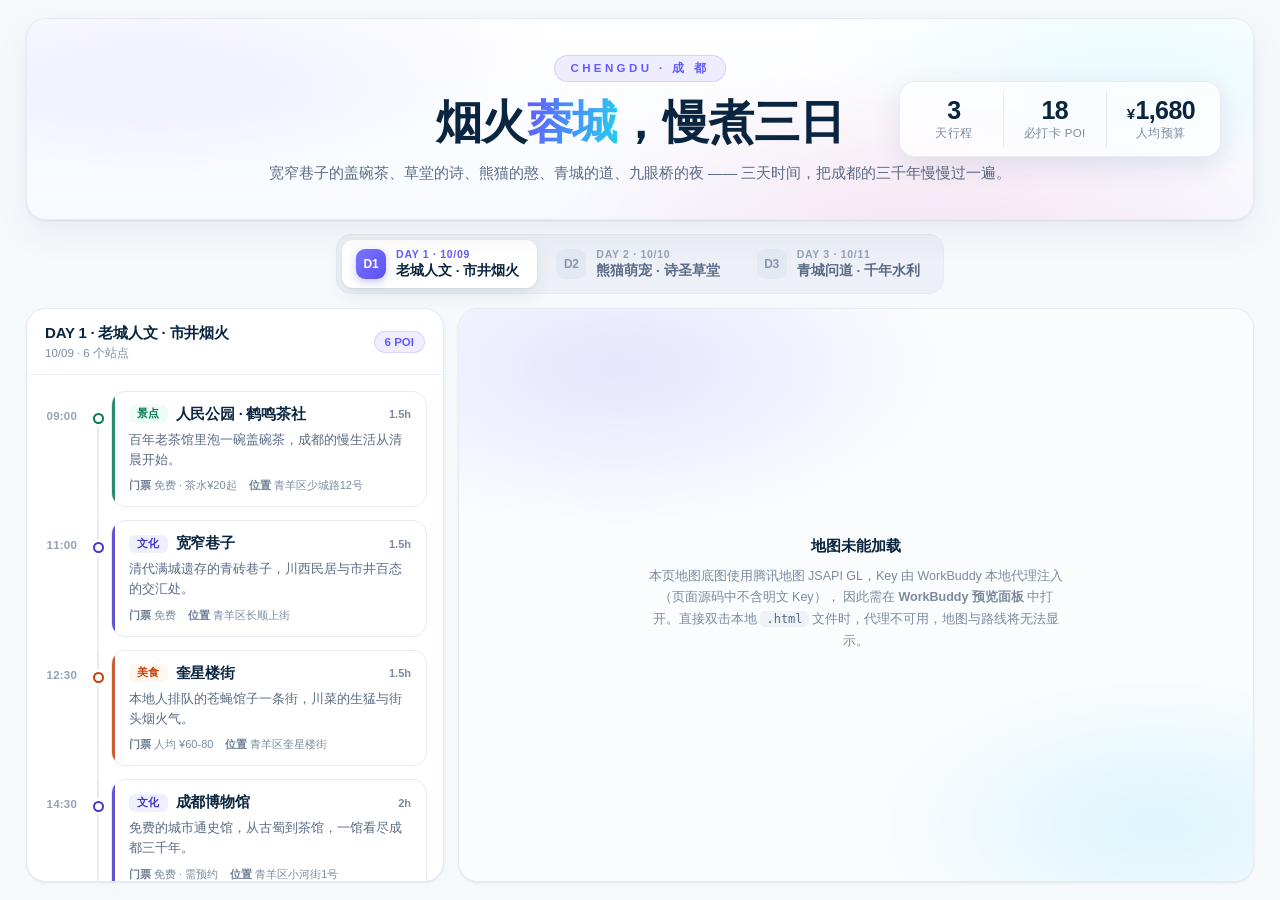
<file: city-itinerary-planner/index.html>
<!DOCTYPE html>
<html lang="zh-CN">
<head>
<meta charset="UTF-8" />
<meta name="viewport" content="width=device-width, initial-scale=1.0" />
<title>烟火蓉城 · 成都3日行程规划</title>

<!-- 地图 Key 由 WorkBuddy 本地代理注入，前端不出现任何明文 Key -->
<script>
  window._TMapSecurityConfig = {
    serviceHost: 'http://127.0.0.1:__WB_HTTP_PORT__/_TMapService/_wbt/__WB_TMAP_SECRET__'
  };
</script>
<script charset="utf-8" src="https://map.qq.com/api/gljs?v=1.exp&libraries=service"></script>

<style>
  :root{
    /* Stripe 调色板 */
    --bg:#F6F9FC;
    --surface:#FFFFFF;
    --navy:#0A2540;
    --slate:#425466;
    --muted:#7A8B9E;
    --line:#E6EBF1;
    --line-soft:#EEF2F7;
    --blurple:#635BFF;
    --blurple-soft:rgba(99,91,255,.10);
    --cyan:#22D3EE;

    /* 四类 POI 配色 */
    --scenic:#059669;  --scenic-1:#34D399; --scenic-2:#059669; --scenic-soft:#ECFDF5;
    --food:#EA580C;    --food-1:#FBBF24;   --food-2:#EA580C;   --food-soft:#FFF7ED;
    --culture:#4F46E5; --culture-1:#8B85FF;--culture-2:#4F46E5;--culture-soft:#EEF0FF;
    --shop:#DB2777;    --shop-1:#F472B6;   --shop-2:#DB2777;   --shop-soft:#FDF2F8;

    --r-lg:20px;
    --r-md:14px;
    --r-sm:10px;

    --sh-1:0 1px 2px rgba(10,37,64,.05), 0 1px 3px rgba(10,37,64,.04);
    --sh-2:0 4px 12px rgba(10,37,64,.06), 0 1px 3px rgba(10,37,64,.05);
    --sh-3:0 12px 34px rgba(10,37,64,.10), 0 2px 6px rgba(10,37,64,.05);
  }

  *{ box-sizing:border-box; margin:0; padding:0; }

  html,body{ height:100%; }
  body{
    font-family:-apple-system,BlinkMacSystemFont,"Segoe UI","PingFang SC","Hiragino Sans GB","Microsoft YaHei",sans-serif;
    color:var(--slate);
    background:var(--bg);
    -webkit-font-smoothing:antialiased;
    font-size:14px;
    padding:18px 26px;
  }

  .page{
    max-width:1500px; height:100%; margin:0 auto;
    display:flex; flex-direction:column; gap:14px;
  }

  /* ==================== BANNER ==================== */
  .banner{
    position:relative; flex-shrink:0; overflow:hidden;
    border-radius:var(--r-lg);
    border:1px solid var(--line);
    background:
      radial-gradient(680px 320px at 10% -20%, rgba(99,91,255,.20), transparent 62%),
      radial-gradient(560px 300px at 90% -10%, rgba(34,211,238,.18), transparent 60%),
      radial-gradient(640px 340px at 74% 120%, rgba(236,72,153,.13), transparent 62%),
      linear-gradient(180deg,#FFFFFF 0%,#F7FAFF 100%);
    box-shadow:var(--sh-1), 0 14px 36px rgba(10,37,64,.06);
  }
  .banner::after{
    content:''; position:absolute; inset:0; pointer-events:none;
    background:linear-gradient(180deg, rgba(255,255,255,.65), rgba(255,255,255,0) 46%);
  }
  .banner-inner{
    position:relative; z-index:2;
    display:flex; flex-direction:column; align-items:center; justify-content:center;
    text-align:center; padding:36px 40px 34px; min-height:196px;
  }
  .banner-tag{
    display:inline-flex; align-items:center; gap:8px;
    font-size:11.5px; font-weight:700; letter-spacing:3.4px;
    color:var(--blurple); background:var(--blurple-soft);
    border:1px solid rgba(99,91,255,.18);
    padding:5px 15px; border-radius:999px; margin-bottom:15px;
  }
  .banner-title{
    font-size:46px; line-height:1.12; font-weight:800;
    color:var(--navy); letter-spacing:-.6px; margin-bottom:12px;
  }
  .banner-title .accent{
    font-style:normal;
    background:linear-gradient(100deg,#635BFF 0%,#22D3EE 105%);
    -webkit-background-clip:text; background-clip:text; color:transparent;
  }
  .banner-sub{
    font-size:14.5px; line-height:1.72; color:#5A6B85;
    max-width:770px;
  }

  /* 右侧徽章 */
  .banner-meta{
    position:absolute; right:32px; top:50%; transform:translateY(-50%); z-index:3;
    display:flex; align-items:stretch;
    padding:9px 5px; border-radius:16px;
    background:rgba(255,255,255,.74);
    backdrop-filter:blur(16px) saturate(1.5);
    -webkit-backdrop-filter:blur(16px) saturate(1.5);
    border:1px solid rgba(10,37,64,.07);
    box-shadow:0 10px 28px rgba(10,37,64,.09);
  }
  .banner-meta .item{
    display:flex; flex-direction:column; align-items:center; justify-content:center;
    gap:3px; padding:6px 20px; min-width:98px;
  }
  .banner-meta .item + .item{ border-left:1px solid rgba(10,37,64,.08); }
  .banner-meta .num{
    font-size:25px; font-weight:800; line-height:1.04;
    color:var(--navy); letter-spacing:-.6px;
  }
  .banner-meta .num i{ font-style:normal; font-size:15px; font-weight:700; margin-right:1px; }
  .banner-meta .lbl{ font-size:11.5px; color:var(--muted); letter-spacing:.4px; }

  /* ==================== DAY TABS ==================== */
  .tabbar{ flex-shrink:0; display:flex; justify-content:center; }
  .day-tabs{
    display:inline-flex; gap:5px; padding:5px;
    background:#EDF1F7; border:1px solid var(--line); border-radius:15px;
  }
  .day-tab{
    display:flex; align-items:center; gap:10px;
    padding:8px 18px 8px 14px; border-radius:11px; cursor:pointer;
    transition:background .22s ease, box-shadow .22s ease, transform .22s ease;
    user-select:none; background:transparent;
  }
  .day-tab:hover{ background:rgba(255,255,255,.62); }
  .day-tab.active{
    background:#fff;
    box-shadow:0 1px 2px rgba(10,37,64,.08), 0 7px 18px rgba(10,37,64,.08);
  }
  .dtag{
    flex-shrink:0; width:30px; height:30px; border-radius:9px;
    display:flex; align-items:center; justify-content:center;
    font-size:12px; font-weight:800; letter-spacing:-.2px;
    background:#E3E9F2; color:#8898AA;
    transition:all .22s ease;
  }
  .day-tab.active .dtag{
    background:linear-gradient(135deg,#7C74FF,#5A52F0); color:#fff;
    box-shadow:0 3px 9px rgba(99,91,255,.34);
  }
  .tbox{ display:flex; flex-direction:column; line-height:1.3; }
  .t1{ font-size:10.5px; font-weight:700; letter-spacing:.7px; color:#93A2B5; }
  .t2{ font-size:13.5px; font-weight:600; color:#5A6B85; transition:color .22s ease; }
  .day-tab.active .t1{ color:var(--blurple); }
  .day-tab.active .t2{ color:var(--navy); }

  /* ==================== MAIN ==================== */
  .main{ display:flex; flex:1; min-height:0; gap:14px; }
  .card{
    background:var(--surface); border:1px solid var(--line);
    border-radius:var(--r-lg); box-shadow:var(--sh-1);
  }

  /* ---------- 左侧时间轴 ---------- */
  .sidebar{
    width:418px; flex-shrink:0; display:flex; flex-direction:column; overflow:hidden;
  }
  .sidebar-head{
    flex-shrink:0; padding:15px 18px 13px;
    border-bottom:1px solid var(--line-soft);
    display:flex; align-items:center; justify-content:space-between; gap:12px;
  }
  .sh-left{ display:flex; flex-direction:column; gap:3px; min-width:0; }
  .sh-title{ font-size:15px; font-weight:700; color:var(--navy); letter-spacing:-.2px; }
  .sh-sub{ font-size:11.5px; color:var(--muted); }
  .sh-badge{
    flex-shrink:0; font-size:11.5px; font-weight:700; color:var(--blurple);
    background:var(--blurple-soft); border:1px solid rgba(99,91,255,.16);
    padding:4px 10px; border-radius:999px; white-space:nowrap;
  }

  .timeline{
    flex:1; min-height:0; overflow-y:auto;
    padding:16px 16px 20px 10px;
    display:flex; flex-direction:column;
  }

  .tl-row{
    display:grid; grid-template-columns:48px 26px 1fr;
    animation:tl-rise .42s cubic-bezier(.22,.61,.36,1) both;
  }
  @keyframes tl-rise{
    from{ opacity:0; transform:translateY(9px); }
    to{ opacity:1; transform:none; }
  }

  .tl-time{
    padding-top:19px; padding-right:8px; text-align:right;
    font-size:11.5px; font-weight:700; color:#93A2B5;
    font-variant-numeric:tabular-nums; letter-spacing:.2px;
  }
  .tl-row.on .tl-time{ color:var(--navy); }

  .tl-rail{ position:relative; }
  .tl-rail::before{
    content:''; position:absolute; left:50%; top:0; bottom:0;
    width:2px; margin-left:-1px; border-radius:2px;
    background:linear-gradient(180deg,#E3E9F2,#EDF1F7);
  }
  .tl-row:first-child .tl-rail::before{ top:26px; }
  .tl-row:last-child .tl-rail::before{ bottom:auto; height:26px; }

  .tl-dot{
    position:absolute; left:50%; top:22px; width:11px; height:11px;
    margin-left:-5.5px; border-radius:50%;
    background:#fff; border:2.5px solid var(--tc,#C9D3DF);
    box-shadow:0 0 0 3px rgba(255,255,255,.9);
    transition:all .22s ease; z-index:2;
  }
  .tl-row.on .tl-dot{
    background:var(--tc); border-color:#fff;
    box-shadow:0 0 0 3px var(--tc-soft), 0 0 0 5px rgba(255,255,255,.9);
  }

  .tl-card{
    position:relative; margin-bottom:13px;
    padding:13px 15px 13px 17px;
    background:#fff; border:1px solid var(--line); border-radius:var(--r-md);
    cursor:pointer; overflow:hidden;
    transition:transform .2s ease, box-shadow .2s ease, border-color .2s ease, background .2s ease;
  }
  .tl-card::before{
    content:''; position:absolute; left:0; top:0; bottom:0; width:3px;
    background:var(--tc); opacity:.85;
  }
  .tl-card:hover{
    transform:translateY(-2px);
    border-color:#D8E0EA;
    box-shadow:var(--sh-2);
  }
  .tl-card.on{
    border-color:var(--tc);
    background:linear-gradient(135deg,var(--tc-soft) 0%, #fff 62%);
    box-shadow:0 0 0 3px var(--tc-soft), 0 10px 26px rgba(10,37,64,.09);
  }

  .tl-head{ display:flex; align-items:center; gap:8px; margin-bottom:6px; }
  .chip{
    flex-shrink:0; font-size:10.5px; font-weight:700; letter-spacing:.3px;
    padding:2px 8px; border-radius:6px;
    background:var(--tc-soft); color:var(--tc);
  }
  .tl-name{
    flex:1; min-width:0; font-size:14.5px; font-weight:700; color:var(--navy);
    letter-spacing:-.2px; white-space:nowrap; overflow:hidden; text-overflow:ellipsis;
  }
  .tl-dur{
    flex-shrink:0; font-size:11px; font-weight:600; color:var(--muted);
    font-variant-numeric:tabular-nums;
  }
  .tl-desc{
    font-size:12.5px; line-height:1.62; color:#5A6B85;
    display:-webkit-box; -webkit-line-clamp:2; -webkit-box-orient:vertical; overflow:hidden;
  }
  .tl-meta{
    display:flex; flex-wrap:wrap; gap:4px 12px;
    margin-top:8px; font-size:11px; color:var(--muted);
  }
  .tl-meta b{ font-weight:600; color:#6B7C93; }

  /* ---------- 右侧地图 ---------- */
  .map-wrap{ flex:1; min-width:0; position:relative; overflow:hidden; }
  #map{ position:absolute; inset:0; }

  .map-legend{
    position:absolute; right:16px; bottom:16px; z-index:20;
    display:flex; align-items:center; gap:15px;
    padding:9px 15px; border-radius:12px;
    background:rgba(255,255,255,.90);
    backdrop-filter:blur(12px); -webkit-backdrop-filter:blur(12px);
    border:1px solid rgba(10,37,64,.07);
    box-shadow:0 7px 22px rgba(10,37,64,.10);
  }
  .lg{ display:flex; align-items:center; gap:6px; font-size:11.5px; font-weight:600; color:#5A6B85; }
  .lg .sw{ width:9px; height:9px; border-radius:3px; }

  .map-chip{
    position:absolute; left:16px; top:16px; z-index:20;
    display:flex; align-items:center; gap:9px;
    padding:9px 14px; border-radius:12px;
    background:rgba(255,255,255,.90);
    backdrop-filter:blur(12px); -webkit-backdrop-filter:blur(12px);
    border:1px solid rgba(10,37,64,.07);
    box-shadow:0 7px 22px rgba(10,37,64,.10);
    font-size:12px; font-weight:600; color:#5A6B85;
  }
  .map-chip .mc-dot{
    width:8px; height:8px; border-radius:50%;
    background:var(--blurple); box-shadow:0 0 0 4px var(--blurple-soft);
  }
  .map-chip b{ color:var(--navy); font-weight:700; }

  .map-fallback{
    position:absolute; inset:0; z-index:30;
    display:none; flex-direction:column; align-items:center; justify-content:center;
    gap:10px; padding:36px; text-align:center;
    background:
      radial-gradient(520px 260px at 20% 10%, rgba(99,91,255,.14), transparent 62%),
      radial-gradient(460px 240px at 88% 90%, rgba(34,211,238,.14), transparent 62%),
      #FBFCFE;
  }
  .map-fallback.show{ display:flex; }
  .map-fallback h3{ font-size:15px; font-weight:700; color:var(--navy); }
  .map-fallback p{ font-size:12.5px; color:var(--muted); line-height:1.75; max-width:420px; }
  .map-fallback code{
    font-family:ui-monospace,SFMono-Regular,Menlo,monospace; font-size:12px;
    background:#EEF2F7; color:#5A6B85; padding:1px 6px; border-radius:5px;
  }

  /* 滚动条 */
  .timeline::-webkit-scrollbar{ width:7px; }
  .timeline::-webkit-scrollbar-track{ background:transparent; }
  .timeline::-webkit-scrollbar-thumb{ background:#DCE3EC; border-radius:4px; }
  .timeline::-webkit-scrollbar-thumb:hover{ background:#C6D0DC; }

  /* 信息窗（腾讯地图默认会给内容容器加 nowrap，必须显式重置，否则中文不换行被截断） */
  .iw{ width:256px; font-family:-apple-system,BlinkMacSystemFont,"PingFang SC","Microsoft YaHei",sans-serif; }
  .iw, .iw *{ white-space:normal !important; word-break:break-word; box-sizing:border-box; }
  .iw-top{ display:flex; align-items:center; gap:7px; margin-bottom:6px; }
  .iw-idx{
    width:20px; height:20px; border-radius:6px; flex-shrink:0;
    display:flex; align-items:center; justify-content:center;
    font-size:11px; font-weight:800; color:#fff;
  }
  .iw-time{ font-size:11px; font-weight:700; color:#7A8B9E; }
  .iw-name{ font-size:14px; font-weight:700; color:#0A2540; margin-bottom:5px; }
  .iw-desc{ font-size:12px; line-height:1.6; color:#5A6B85; }
  .iw-foot{
    margin-top:8px; padding-top:8px; border-top:1px solid #EEF2F7;
    font-size:11px; color:#7A8B9E; display:flex; flex-wrap:wrap; gap:3px 10px;
  }

  /* ==================== 响应式 ==================== */
  @media (max-width:1240px){
    .banner-meta{ position:static; transform:none; margin-top:22px; }
    .banner-inner{ padding:32px 26px 30px; }
    .banner-title{ font-size:38px; }
  }
  @media (max-width:1080px){
    body{ padding:14px; }
    .page{ height:auto; }
    .main{ flex-direction:column; }
    .sidebar{ width:100%; height:520px; }
    .map-wrap{ height:460px; }
    .banner-title{ font-size:31px; }
    .banner-meta .item{ min-width:80px; padding:6px 13px; }
  }
  @media (prefers-reduced-motion:reduce){
    *{ animation:none !important; transition:none !important; }
  }
</style>
</head>
<body>

<div class="page">

  <!-- ==================== BANNER ==================== -->
  <header class="banner">
    <div class="banner-inner">
      <span class="banner-tag" id="bTag">CHENGDU · 成 都</span>
      <h1 class="banner-title" id="bTitle">烟火<em class="accent">蓉城</em>，慢煮三日</h1>
      <p class="banner-sub" id="bSub">宽窄巷子的盖碗茶、草堂的诗、熊猫的憨、青城的道、九眼桥的夜 —— 三天时间，把成都的三千年慢慢过一遍。</p>
    </div>
    <div class="banner-meta" id="bMeta"></div>
  </header>

  <!-- ==================== DAY TABS ==================== -->
  <nav class="tabbar"><div class="day-tabs" id="dayTabs"></div></nav>

  <!-- ==================== MAIN ==================== -->
  <div class="main">
    <aside class="sidebar card">
      <div class="sidebar-head">
        <div class="sh-left">
          <span class="sh-title" id="shTitle">—</span>
          <span class="sh-sub" id="shSub">—</span>
        </div>
        <span class="sh-badge" id="shBadge">—</span>
      </div>
      <div class="timeline" id="timeline"></div>
    </aside>

    <section class="map-wrap card">
      <div id="map"></div>
      <div class="map-chip"><span class="mc-dot"></span><span id="mapChipText">—</span></div>
      <div class="map-legend">
        <span class="lg"><i class="sw" style="background:linear-gradient(135deg,var(--scenic-1),var(--scenic-2))"></i>景点</span>
        <span class="lg"><i class="sw" style="background:linear-gradient(135deg,var(--food-1),var(--food-2))"></i>美食</span>
        <span class="lg"><i class="sw" style="background:linear-gradient(135deg,var(--culture-1),var(--culture-2))"></i>文化</span>
        <span class="lg"><i class="sw" style="background:linear-gradient(135deg,var(--shop-1),var(--shop-2))"></i>购物</span>
      </div>
      <div class="map-fallback" id="mapFallback">
        <h3>地图未能加载</h3>
        <p>本页地图底图使用腾讯地图 JSAPI GL，Key 由 WorkBuddy 本地代理注入（页面源码中不含明文 Key），
           因此需在 <b>WorkBuddy 预览面板</b> 中打开。直接双击本地 <code>.html</code> 文件时，代理不可用，地图与路线将无法显示。</p>
      </div>
    </section>
  </div>

</div>

<script>
/* ==========================================================================
   1. 行程数据（坐标为腾讯地图 GCJ-02，已通过腾讯位置服务 WebService 解析）
   ========================================================================== */
const TYPE_META = {
  scenic:  { label:'景点', c1:'#34D399', c2:'#059669', soft:'#ECFDF5', ink:'#047857' },
  food:    { label:'美食', c1:'#FBBF24', c2:'#EA580C', soft:'#FFF7ED', ink:'#C2410C' },
  culture: { label:'文化', c1:'#8B85FF', c2:'#4F46E5', soft:'#EEF0FF', ink:'#4338CA' },
  shop:    { label:'购物', c1:'#F472B6', c2:'#DB2777', soft:'#FDF2F8', ink:'#BE185D' }
};

const TRIP = {
  city:'成都',
  tag:'CHENGDU · 成 都',
  title:'烟火<em class="accent">蓉城</em>，慢煮三日',
  subtitle:'宽窄巷子的盖碗茶、草堂的诗、熊猫的憨、青城的道、九眼桥的夜 —— 三天时间，把成都的三千年慢慢过一遍。',
  center:[30.66, 104.06]
};

const ITINERARY = [
  {
    day:1, date:'10/09', label:'DAY 1', title:'老城人文 · 市井烟火',
    pois:[
      { id:'d1p1', time:'09:00', typeKey:'scenic', name:'人民公园 · 鹤鸣茶社',
        desc:'百年老茶馆里泡一碗盖碗茶，成都的慢生活从清晨开始。',
        lat:30.656930, lng:104.058613, duration:'1.5h', ticket:'免费 · 茶水¥20起', addr:'青羊区少城路12号',
        tag:'城市公园 · 百年茶馆',
        intro:'人民公园始建于1911年，是成都最老的公园。园内鹤鸣茶社建于1923年，竹椅、盖碗、长嘴铜壶，是"休闲之都"的活标本。采耳师傅穿行其间，一杯茶可以坐一上午。' },

      { id:'d1p2', time:'11:00', typeKey:'culture', name:'宽窄巷子',
        desc:'清代满城遗存的青砖巷子，川西民居与市井百态的交汇处。',
        lat:30.663590, lng:104.053308, duration:'1.5h', ticket:'免费', addr:'青羊区长顺上街',
        tag:'历史文化街区 · 老成都底片',
        intro:'由宽巷子、窄巷子、井巷子三条平行街道组成，是康熙年间"满城"的遗存，也是成都唯一保存完好的清代古街。青砖黛瓦、拴马石、门头花窗，一砖一瓦都是老成都的底片。商业化较重，逛巷子比买东西更值得。' },

      { id:'d1p3', time:'12:30', typeKey:'food', name:'奎星楼街',
        desc:'本地人排队的苍蝇馆子一条街，川菜的生猛与街头烟火气。',
        lat:30.668337, lng:104.053438, duration:'1.5h', ticket:'人均 ¥60-80', addr:'青羊区奎星楼街',
        tag:'美食街区 · 本地人私藏',
        intro:'成都老牌美食街，"冒椒火辣"冷锅串串发源于此，明婷饭店、马旺子川小馆等老字号扎堆。人均不高，但一碗红油、一把串串，是成都最真实的市井味道。饭点排号很长，建议错峰。' },

      { id:'d1p4', time:'14:30', typeKey:'culture', name:'成都博物馆',
        desc:'免费的城市通史馆，从古蜀到茶馆，一馆看尽成都三千年。',
        lat:30.657331, lng:104.063760, duration:'2h', ticket:'免费 · 需预约', addr:'青羊区小河街1号',
        tag:'国家一级博物馆 · 免费',
        intro:'位于天府广场西侧，馆藏近20万件。常设展"花重锦官城"以时间为轴讲述成都从古蜀到近代的城市史，皮影木偶展厅是国内最大的一处。需提前在公众号实名预约，周一闭馆。' },

      { id:'d1p5', time:'16:30', typeKey:'shop', name:'春熙路 · 太古里',
        desc:'最时尚的商业街区，大慈寺的飞檐与橱窗玻璃隔街相望。',
        lat:30.652310, lng:104.083920, duration:'2h', ticket:'免费', addr:'锦江区中纱帽街8号',
        tag:'商圈 · 潮流地标',
        intro:'春熙路是成都最老的商业街，隔壁的远洋太古里以"快耍慢活"为概念，把开放式街区与大慈寺古刹嵌在一起。IFS 楼顶的熊猫是必打卡机位，方所书店、大慈茶社都在步行范围内。' },

      { id:'d1p6', time:'19:30', typeKey:'food', name:'玉林路小酒馆',
        desc:'《成都》唱红的那家小酒馆，一杯酒配一把把把烧。',
        lat:30.630660, lng:104.052149, duration:'2h', ticket:'人均 ¥80', addr:'武侯区玉林西路55号',
        tag:'夜生活 · 民谣圣地',
        intro:'玉林路是成都夜生活与民谣文化的原点。小酒馆（Little Bar）自1997年开张，是赵雷《成都》里"走到玉林路的尽头"的那家。周边串串、把把烧、冷淡杯扎堆，路边塑料凳一坐就是一晚。' }
    ]
  },
  {
    day:2, date:'10/10', label:'DAY 2', title:'熊猫萌宠 · 诗圣草堂',
    pois:[
      { id:'d2p1', time:'07:30', typeKey:'scenic', name:'成都大熊猫繁育研究基地',
        desc:'全球最大的大熊猫迁地保护基地，早上是熊猫最活跃的时段。',
        lat:30.736643, lng:104.143773, duration:'3h', ticket:'¥55 · 需预约', addr:'成华区熊猫大道1375号',
        tag:'5A级景区 · 必看',
        intro:'位于成华区北郊，占地约3570亩，生活着两百余只大熊猫。熊猫上午最活跃、午后多在睡觉，建议8点前入园直奔太阳产房与月亮产房。园内还有小熊猫、孔雀等，步行全程约3小时。' },

      { id:'d2p2', time:'11:30', typeKey:'food', name:'建设巷小吃街',
        desc:'电子科大旁的宝藏小吃街，钵钵鸡、烤脑花、蛋烘糕一路吃到撑。',
        lat:30.671748, lng:104.104331, duration:'1h', ticket:'人均 ¥40', addr:'成华区建设巷',
        tag:'小吃街 · 学生党最爱',
        intro:'紧邻电子科技大学，是成都最出名的小吃聚集地之一。军屯锅盔、伤心凉粉、烤脑花、钵钵鸡、蛋烘糕、冰粉……人均三四十就能吃到扶墙出。工作日人少，周末热门摊位排队很长。' },

      { id:'d2p3', time:'13:30', typeKey:'culture', name:'杜甫草堂',
        desc:'诗圣杜甫寓居成都四年的故居，"安得广厦千万间"的诞生地。',
        lat:30.660136, lng:104.028527, duration:'2h', ticket:'¥50', addr:'青羊区青华路37号',
        tag:'全国重点文保 · 园林',
        intro:'公元759年杜甫避乱入蜀，在浣花溪畔筑茅屋而居，留下诗作240余首。今草堂为明清重建，大廨、诗史堂、工部祠、茅屋故居沿中轴排开，竹林与水榭相间，是成都最有书卷气的园林。' },

      { id:'d2p4', time:'15:30', typeKey:'culture', name:'武侯祠',
        desc:'全国影响最大的三国遗迹，君臣合祀的祠庙与红墙竹影。',
        lat:30.646202, lng:104.048001, duration:'1.5h', ticket:'¥50', addr:'武侯区武侯祠大街231号',
        tag:'国家一级博物馆 · 三国圣地',
        intro:'始建于公元223年，是中国唯一君臣合祀祠庙，纪念刘备与诸葛亮。惠陵、汉昭烈庙、武侯祠、三义庙沿中轴纵深排布，红墙夹道与翠竹构成著名的"红墙竹影"机位，是成都最容易出片的角落。' },

      { id:'d2p5', time:'17:00', typeKey:'shop', name:'锦里古街',
        desc:'夜灯亮起时最像蜀汉盛世，川剧脸谱、糖画与张飞牛肉。',
        lat:30.645986, lng:104.049802, duration:'2h', ticket:'免费', addr:'武侯区武侯祠大街231号附1号',
        tag:'特色商业街 · 夜景',
        intro:'与武侯祠一墙之隔，以清末民初川西民居为蓝本复建，全长约550米。黄昏后红灯笼次第亮起，茶馆、戏台、酒肆、皮影、糖画、三大炮一路铺开。虽商业化，但夜景确实是成都最出片的一条街。' },

      { id:'d2p6', time:'20:00', typeKey:'food', name:'九眼桥 · 兰桂坊',
        desc:'锦江边的酒吧街，成都夜生活浓度最高的两公里。',
        lat:30.641765, lng:104.084129, duration:'3h', ticket:'人均 ¥120', addr:'武侯区致民东路19号',
        tag:'酒吧街 · 夜生活',
        intro:'因明代九孔石桥得名，如今是成都酒吧与夜宵最密集的片区。合江亭下的兰桂坊、致民路的酒吧街，从清吧到 Live House 一应俱全；散场后一碗老妈蹄花或甜水面，才算把成都的夜走完。' }
    ]
  },
  {
    day:3, date:'10/11', label:'DAY 3', title:'青城问道 · 千年水利',
    pois:[
      { id:'d3p1', time:'07:30', typeKey:'scenic', name:'青城山（前山）',
        desc:'"青城天下幽"，中国道教发源地之一，山间道观与古木清幽。',
        lat:30.897381, lng:103.572193, duration:'4h', ticket:'¥80 · 索道另计', addr:'都江堰市青城山镇',
        tag:'世界文化遗产 · 5A级景区',
        intro:'中国四大道教名山之一，公元143年张道陵在此创立天师道。前山以建福宫、天师洞、上清宫为主，石阶全程穿行于古木清溪之间，"青城天下幽"名不虚传。登顶老君阁约需3-4小时，可乘索道省力。' },

      { id:'d3p2', time:'12:30', typeKey:'food', name:'青城山下 · 老腊肉',
        desc:'山脚农家柴火灶，青城山老腊肉配一锅白果炖鸡。',
        lat:30.903259, lng:103.598600, duration:'1h', ticket:'人均 ¥70', addr:'都江堰市青城山镇青雨路',
        tag:'农家菜 · 本地风味',
        intro:'青城山镇一带的农家菜馆以"老腊肉"闻名——柏树枝熏制的腊肉切片蒸熟，肥而不腻；再配一锅白果炖鸡或川芎肘子，是爬山之后最妥帖的一顿。人均不贵，出品实在。' },

      { id:'d3p3', time:'14:30', typeKey:'culture', name:'都江堰景区',
        desc:'两千多年仍在运转的无坝引水工程，李冰父子的千古智慧。',
        lat:30.994461, lng:103.613431, duration:'2.5h', ticket:'¥80', addr:'都江堰市公园路',
        tag:'世界文化遗产 · 5A级景区',
        intro:'由秦蜀郡守李冰父子于公元前256年主持修建，以鱼嘴分水堤、飞沙堰溢洪道、宝瓶口引水口三大主体工程，实现自动分水、排沙、控流，是世界水利史上的奇迹，至今仍灌溉着成都平原。从离堆公园入，过安澜索桥登二王庙俯瞰全景最佳。' },

      { id:'d3p4', time:'16:00', typeKey:'scenic', name:'南桥 · 灌县古城',
        desc:'廊桥飞檐下的岷江风口与古城街巷，傍晚风凉水响。',
        lat:30.996627, lng:103.616040, duration:'1.5h', ticket:'免费', addr:'都江堰市幸福路',
        tag:'古城 · 廊桥',
        intro:'南桥横跨岷江内江，是灌县古城的南大门，桥身覆以飞檐彩绘的长廊，桥下江水奔涌生风。穿过南桥即进入灌县古城，青石板街两侧是川西民居与老字号。傍晚在桥上吹风看水，是都江堰最惬意的一刻。' },

      { id:'d3p5', time:'18:00', typeKey:'food', name:'都江堰西街',
        desc:'靠山临水的老街，豆花、尤兔头与一碗老荫茶。',
        lat:30.998190, lng:103.614479, duration:'1.5h', ticket:'人均 ¥40', addr:'都江堰市西街',
        tag:'老街 · 小吃',
        intro:'紧邻宝瓶口，被誉为"都江堰的宽窄巷子"，是茶马古道西出成都的起点之一。街上老字号小吃密集：尤兔头、豆花、葱葱卷、张醪糟，配一碗老荫茶，人均三四十吃得舒服。饭后沿宝瓶口河堤散步看夜景。' },

      { id:'d3p6', time:'20:30', typeKey:'culture', name:'蜀风雅韵 · 川剧变脸',
        desc:'一环扣一环的川剧绝活：变脸、吐火、滚灯、手影戏。',
        lat:30.660482, lng:104.045584, duration:'1.5h', ticket:'¥150-320', addr:'青羊区琴台路23号文化公园内',
        tag:'非遗演出 · 夜场',
        intro:'位于琴台路文化公园内，是成都最老牌的川剧戏园。一台演出囊括变脸、吐火、滚灯、手影戏、杖头木偶、二胡独奏等川剧绝活，以盖碗茶与采耳开场。演出约90分钟，建议提前订票选前排。' }
    ]
  }
];

/* ==========================================================================
   2. 顶部徽章 / Banner
   ========================================================================== */
const TOTAL_POI = ITINERARY.reduce((n, d) => n + d.pois.length, 0);
const BUDGET = 1680;

function renderBanner(){
  document.getElementById('bTag').textContent = TRIP.tag;
  document.getElementById('bTitle').innerHTML = TRIP.title;
  document.getElementById('bSub').textContent = TRIP.subtitle;
  document.getElementById('bMeta').innerHTML = `
    <div class="item"><span class="num">${ITINERARY.length}</span><span class="lbl">天行程</span></div>
    <div class="item"><span class="num">${TOTAL_POI}</span><span class="lbl">必打卡 POI</span></div>
    <div class="item"><span class="num"><i>¥</i>${BUDGET.toLocaleString('en-US')}</span><span class="lbl">人均预算</span></div>`;
}

/* ==========================================================================
   3. 地图（腾讯地图 JSAPI GL）
   ========================================================================== */
let map, markerLayer, polylineLayer, infoWindow;
let dayIdx = 0;
let routeToken = 0;
let mapReady = false;

function pinSvg(num, c1, c2){
  const svg = `<svg xmlns="http://www.w3.org/2000/svg" width="34" height="44" viewBox="0 0 34 44">
    <defs><linearGradient id="g" x1="0" y1="0" x2="0" y2="1">
      <stop offset="0%" stop-color="${c1}"/><stop offset="100%" stop-color="${c2}"/>
    </linearGradient></defs>
    <path d="M17 1.6C8.4 1.6 1.5 8.5 1.5 17.1 1.5 28.5 17 42.4 17 42.4S32.5 28.5 32.5 17.1C32.5 8.5 25.6 1.6 17 1.6z"
      fill="url(#g)" stroke="#ffffff" stroke-width="2.4" stroke-linejoin="round"/>
    <circle cx="17" cy="17" r="9.6" fill="#ffffff" fill-opacity="0.96"/>
    <text x="17" y="21.6" text-anchor="middle" font-family="Arial,Helvetica,sans-serif"
      font-size="13" font-weight="700" fill="${c2}">${num}</text>
  </svg>`;
  return 'data:image/svg+xml;charset=utf-8,' + encodeURIComponent(svg);
}

function buildMarkerStyles(){
  const styles = {};
  Object.keys(TYPE_META).forEach(k => {
    const t = TYPE_META[k];
    for (let n = 1; n <= 9; n++){
      styles[k + n] = new TMap.MarkerStyle({
        width:34, height:44, anchor:{ x:17, y:42 }, src:pinSvg(n, t.c1, t.c2)
      });
    }
  });
  return styles;
}

function initMap(){
  map = new TMap.Map('map', {
    center:new TMap.LatLng(TRIP.center[0], TRIP.center[1]),
    zoom:12,
    viewMode:'2D'
  });
  // 注意：不使用 mapStyleId —— 自定义样式需在腾讯位置服务控制台为 Key 单独开通

  markerLayer = new TMap.MultiMarker({
    id:'poi-markers', map:map, styles:buildMarkerStyles(), geometries:[]
  });

  polylineLayer = new TMap.MultiPolyline({
    id:'route-line', map:map,
    styles:{
      route:new TMap.PolylineStyle({
        color:'#635BFF', width:7, borderWidth:4, borderColor:'#ffffff',
        lineCap:'round', showArrow:true, arrowOptions:{ space:70 }
      })
    },
    geometries:[]
  });

  infoWindow = new TMap.InfoWindow({
    map:map, position:new TMap.LatLng(TRIP.center[0], TRIP.center[1]),
    offset:{ x:0, y:-44 }, enableCustom:true, content:''
  });
  infoWindow.close();

  // 点击地图点标记 → 联动左侧卡片
  markerLayer.on('click', evt => {
    const id = evt.geometry && evt.geometry.id;
    if (!id) return;
    const idx = ITINERARY[dayIdx].pois.findIndex(p => p.id === id);
    if (idx < 0) return;
    focusPoi(idx, { fly:false });
  });

  mapReady = true;
  switchDay(0, { fly:false });
}

/* ==========================================================================
   4. Tab / 列表 / 地图联动
   ========================================================================== */
function buildTabs(){
  const wrap = document.getElementById('dayTabs');
  wrap.innerHTML = ITINERARY.map((d, i) => `
    <div class="day-tab${i === 0 ? ' active' : ''}" data-idx="${i}">
      <span class="dtag">D${d.day}</span>
      <span class="tbox">
        <span class="t1">${d.label} · ${d.date}</span>
        <span class="t2">${d.title}</span>
      </span>
    </div>`).join('');
  wrap.querySelectorAll('.day-tab').forEach(el => {
    el.addEventListener('click', () => switchDay(Number(el.dataset.idx)));
  });
}

function renderTimeline(){
  const day = ITINERARY[dayIdx];
  const box = document.getElementById('timeline');
  box.innerHTML = day.pois.map((p, i) => {
    const t = TYPE_META[p.typeKey];
    return `
      <div class="tl-row" data-idx="${i}" style="--tc:${t.ink};--tc-soft:${t.soft};animation-delay:${i * 46}ms">
        <div class="tl-time">${p.time}</div>
        <div class="tl-rail"><span class="tl-dot"></span></div>
        <div class="tl-card" data-id="${p.id}">
          <div class="tl-head">
            <span class="chip">${t.label}</span>
            <span class="tl-name">${p.name}</span>
            <span class="tl-dur">${p.duration}</span>
          </div>
          <p class="tl-desc">${p.desc}</p>
          <div class="tl-meta"><span><b>门票</b> ${p.ticket}</span><span><b>位置</b> ${p.addr}</span></div>
        </div>
      </div>`;
  }).join('');

  box.querySelectorAll('.tl-card').forEach(el => {
    el.addEventListener('click', () => {
      const idx = Number(el.parentElement.dataset.idx);
      focusPoi(idx);
    });
  });

  document.getElementById('shTitle').textContent = `${day.label} · ${day.title}`;
  document.getElementById('shSub').textContent = `${day.date} · ${day.pois.length} 个站点`;
  document.getElementById('shBadge').textContent = `${day.pois.length} POI`;
  document.getElementById('mapChipText').innerHTML =
    `<b>${day.label}</b> · ${day.pois.length} 个站点 · ${day.pois[0].time} 出发`;
}

function renderMarkers(){
  const day = ITINERARY[dayIdx];
  markerLayer.setGeometries(day.pois.map((p, i) => ({
    id:p.id,
    styleId:p.typeKey + (i + 1),
    position:new TMap.LatLng(p.lat, p.lng),
    properties:{ title:p.name }
  })));

  const bounds = new TMap.LatLngBounds();
  day.pois.forEach(p => bounds.extend(new TMap.LatLng(p.lat, p.lng)));
  map.fitBounds(bounds, { padding:80 });
}

/* 先画直线兜底（保证「按顺序连线」必定可见），再尝试用驾车路线替换 */
function planRoute(){
  const day = ITINERARY[dayIdx];
  const pts = day.pois.map(p => new TMap.LatLng(p.lat, p.lng));
  const token = ++routeToken;

  if (pts.length < 2){ polylineLayer.setGeometries([]); return; }
  polylineLayer.setGeometries([{ id:'route', styleId:'route', paths:pts }]);

  if (typeof TMap.service === 'undefined' || !TMap.service.Driving) return;

  try {
    const svc = new TMap.service.Driving({ policy:'LEAST_TIME' });
    const params = { from:pts[0], to:pts[pts.length - 1] };
    if (pts.length > 2) params.waypoints = pts.slice(1, -1);

    svc.search(params).then(res => {
      if (token !== routeToken) return;                       // 已切天，丢弃过期结果
      const route = res && res.result && res.result.routes && res.result.routes[0];
      if (route && route.polyline && route.polyline.length){
        polylineLayer.setGeometries([{ id:'route', styleId:'route', paths:route.polyline }]);
      }
    }).catch(() => { /* 保留直线兜底 */ });
  } catch (e) { /* 保留直线兜底 */ }
}

function switchDay(idx, opts){
  opts = opts || {};
  dayIdx = idx;
  document.querySelectorAll('.day-tab').forEach((el, i) => el.classList.toggle('active', i === idx));
  renderTimeline();
  if (!mapReady) return;
  if (infoWindow) infoWindow.close();
  renderMarkers();
  planRoute();
  if (opts.fly !== false){
    const c = ITINERARY[idx].pois[0];
    map.easeTo({ center:new TMap.LatLng(c.lat, c.lng), duration:520 });
  }
}

/* 点击卡片 / 标记：地图平滑飞行到该点并弹出信息窗 */
function focusPoi(idx, opts){
  opts = opts || {};
  const day = ITINERARY[dayIdx];
  const p = day.pois[idx];
  if (!p) return;
  const t = TYPE_META[p.typeKey];

  document.querySelectorAll('.tl-row').forEach((row, i) => {
    row.classList.toggle('on', i === idx);
  });
  const card = document.querySelector(`.tl-card[data-id="${p.id}"]`);
  if (card) card.scrollIntoView({ behavior:'smooth', block:'nearest' });

  if (!mapReady) return;

  if (opts.fly !== false){
    map.easeTo({ center:new TMap.LatLng(p.lat, p.lng), zoom:15, duration:760 });
  }

  infoWindow.setPosition(new TMap.LatLng(p.lat, p.lng));
  infoWindow.setContent(`
    <div class="iw">
      <div class="iw-top">
        <span class="iw-idx" style="background:linear-gradient(135deg,${t.c1},${t.c2})">${idx + 1}</span>
        <span class="iw-time">${p.time} · ${t.label}</span>
      </div>
      <div class="iw-name">${p.name}</div>
      <div class="iw-desc">${p.intro}</div>
      <div class="iw-foot"><span>${p.duration}</span><span>${p.ticket}</span></div>
    </div>`);
  infoWindow.open();
}

/* ==========================================================================
   5. 启动
   ========================================================================== */
function showFallback(){
  document.getElementById('mapFallback').classList.add('show');
}

window.addEventListener('load', () => {
  renderBanner();
  buildTabs();

  if (typeof TMap === 'undefined'){
    // SDK 未加载（例如直接双击本地文件，代理不可用）
    renderTimeline();
    document.getElementById('mapChipText').textContent = '地图不可用';
    showFallback();
    return;
  }

  try {
    initMap();
  } catch (e){
    console.error('[map] 初始化失败', e);
    renderTimeline();
    showFallback();
  }
});
</script>
</body>
</html>
</file>
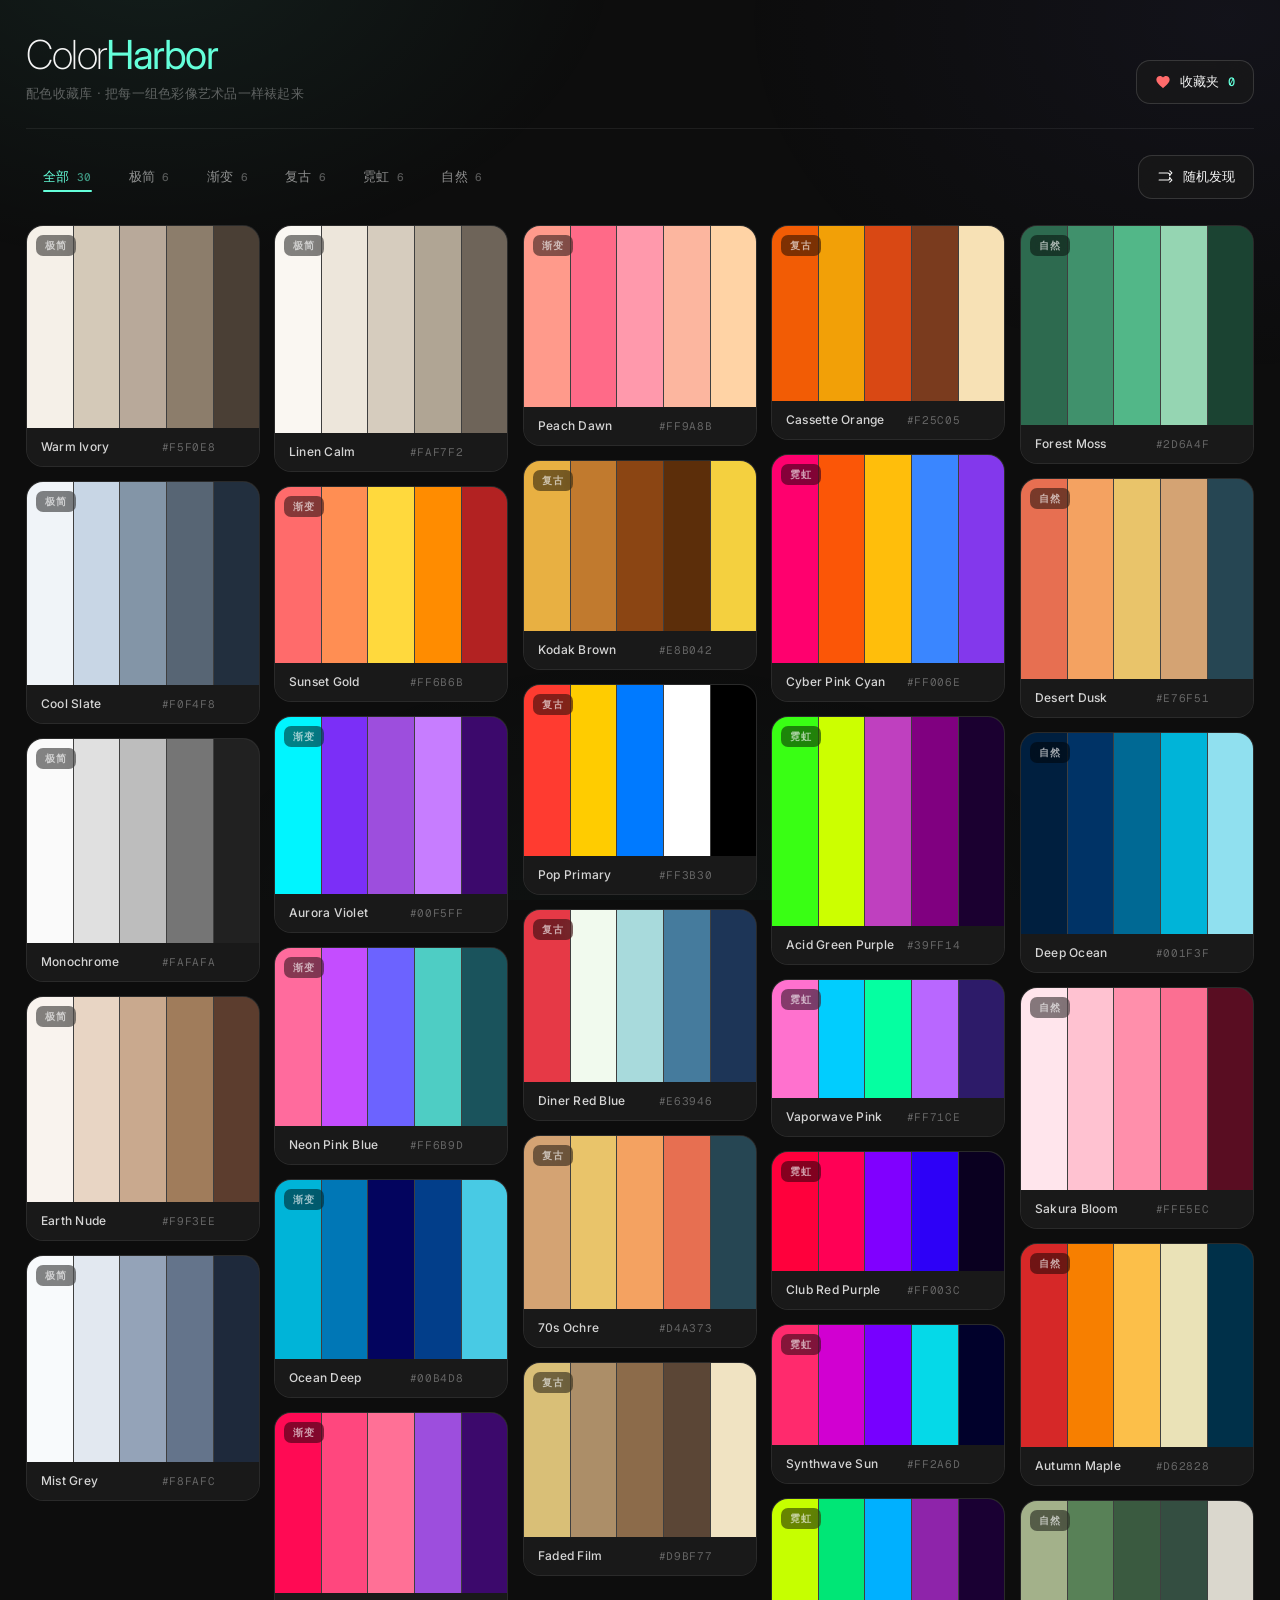
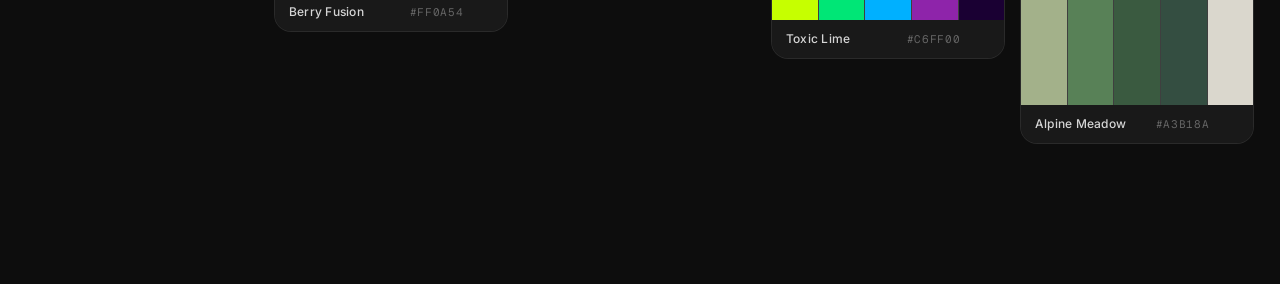
<file: colorharbor-palette/index.html>
<!DOCTYPE html>
<html lang="zh-CN">
<head>
<meta charset="UTF-8">
<meta name="viewport" content="width=device-width, initial-scale=1.0">
<meta name="color-scheme" content="dark">
<meta name="description" content="ColorHarbor — 暗色画廊风格的配色收藏库：收藏配色、实时 UI 预览、一键复制色值。">
<title>ColorHarbor · 配色收藏库</title>

<!-- 字体：在线时加载 Inter / Geist Mono，离线自动回退到系统字体栈 -->
<link rel="preconnect" href="https://fonts.googleapis.com">
<link rel="preconnect" href="https://fonts.gstatic.com" crossorigin>
<link href="https://fonts.googleapis.com/css2?family=Geist+Mono:wght@400;500&family=Inter:wght@200;300;400;500;600;700&display=swap" rel="stylesheet">

<style>
/* ============================================================
   ColorHarbor · 暗色画廊
   设计 tokens 全部集中在 :root，改主题只动这里
   ============================================================ */
:root {
  --bg: #0D0D0D;                              /* 近黑背景 */
  --surface: rgba(26, 26, 26, 0.72);          /* 半透明深灰卡片 #1A1A1A */
  --surface-solid: #1A1A1A;
  --surface-strong: rgba(26, 26, 26, 0.95);
  --accent: #64FFDA;                          /* 霓虹青强调色 */
  --accent-soft: rgba(100, 255, 218, 0.12);
  --text: #F5F5F5;                            /* 近白主字色 */
  --muted: rgba(245, 245, 245, 0.56);
  --faint: rgba(245, 245, 245, 0.34);
  --hairline: rgba(255, 255, 255, 0.07);      /* 极细白边 */
  --hairline-strong: rgba(255, 255, 255, 0.14);
  --heart: #FF6B6B;
  --ease: cubic-bezier(0.16, 1, 0.3, 1);
  --font-sans: 'Inter', -apple-system, BlinkMacSystemFont, 'Segoe UI', 'PingFang SC', 'Microsoft YaHei', sans-serif;
  --font-mono: 'Geist Mono', 'JetBrains Mono', ui-monospace, 'SFMono-Regular', Menlo, Consolas, monospace;
  --radius-lg: 20px;
  --radius-md: 14px;
  --radius-sm: 10px;
}

/* ===== Reset & Base ===== */
*, *::before, *::after { box-sizing: border-box; margin: 0; padding: 0; }
html { -webkit-font-smoothing: antialiased; -moz-osx-font-smoothing: grayscale; scroll-behavior: smooth; }
body {
  font-family: var(--font-sans);
  background: var(--bg);
  color: var(--text);
  min-height: 100dvh;
  overflow-x: hidden;
  line-height: 1.5;
  font-size: 16px;
}
body.locked { overflow: hidden; }
::selection { background: rgba(100, 255, 218, 0.26); color: #fff; }
button { font: inherit; color: inherit; }
svg { display: block; }

/* 环境光：极淡的霓虹青 + 冷紫晕染，让近黑背景不"死板" */
body::before {
  content: '';
  position: fixed;
  inset: 0;
  z-index: 0;
  pointer-events: none;
  background:
    radial-gradient(760px 520px at 12% -6%, rgba(100, 255, 218, 0.07), transparent 62%),
    radial-gradient(820px 600px at 96% 2%, rgba(122, 120, 255, 0.055), transparent 60%),
    radial-gradient(900px 700px at 50% 118%, rgba(100, 255, 218, 0.035), transparent 60%);
}

/* ===== 自定义滚动条 ===== */
::-webkit-scrollbar { width: 5px; height: 5px; }
::-webkit-scrollbar-track { background: transparent; }
::-webkit-scrollbar-thumb { background: rgba(255, 255, 255, 0.12); border-radius: 3px; }
::-webkit-scrollbar-thumb:hover { background: rgba(100, 255, 218, 0.4); }

/* ===== 焦点可见（键盘可达性） ===== */
:focus-visible { outline: 2px solid var(--accent); outline-offset: 2px; border-radius: 6px; }

/* ============================================================
   关键帧
   ============================================================ */
@keyframes cardIn { from { opacity: 0; transform: translateY(16px); } to { opacity: 1; transform: none; } }
@keyframes fadeIn { from { opacity: 0; } to { opacity: 1; } }
@keyframes heartBeat { 0%,100% { transform: scale(1); } 25% { transform: scale(1.32); } 50% { transform: scale(1); } 75% { transform: scale(1.18); } }
@keyframes toastIn { from { opacity: 0; transform: translateY(18px) scale(0.96); } to { opacity: 1; transform: none; } }
@keyframes toastOut { from { opacity: 1; transform: none; } to { opacity: 0; transform: translateY(-16px) scale(0.96); } }
@keyframes spin { to { transform: rotate(360deg); } }

/* ============================================================
   App 布局
   ============================================================ */
.app {
  position: relative;
  z-index: 1;
  max-width: 1440px;
  margin: 0 auto;
  padding: 34px 26px 140px;
}

/* ===== 页头 ===== */
.header {
  display: flex;
  align-items: flex-end;
  justify-content: space-between;
  gap: 20px;
  flex-wrap: wrap;
  padding-bottom: 24px;
  border-bottom: 1px solid var(--hairline);
  margin-bottom: 26px;
}
.brand { min-width: 0; }
.logo {
  font-weight: 200;
  font-size: clamp(1.75rem, 3.6vw, 2.5rem);
  letter-spacing: -0.035em;
  line-height: 1.05;
  color: var(--text);
  user-select: none;
}
.logo span { color: var(--accent); font-weight: 400; }
.tagline {
  margin-top: 8px;
  font-size: 0.8125rem;
  letter-spacing: 0.02em;
  color: var(--faint);
}

/* 收藏抽屉入口（右侧） */
.btn-fav-toggle {
  display: inline-flex;
  align-items: center;
  gap: 9px;
  height: 44px;
  padding: 0 18px;
  border-radius: var(--radius-md);
  border: 1px solid var(--hairline-strong);
  background: var(--surface);
  backdrop-filter: blur(14px);
  color: var(--text);
  font-size: 0.8125rem;
  font-weight: 500;
  cursor: pointer;
  transition: all 0.3s var(--ease);
}
.btn-fav-toggle svg { width: 16px; height: 16px; color: var(--heart); }
.btn-fav-toggle:hover { border-color: rgba(255, 107, 107, 0.4); background: var(--surface-strong); box-shadow: 0 0 24px rgba(255, 107, 107, 0.12); }
.btn-fav-toggle .fav-count {
  font-family: var(--font-mono);
  font-size: 0.75rem;
  color: var(--accent);
  min-width: 1ch;
}

/* ===== 工具条：分类标签 + 随机发现 ===== */
.toolbar {
  display: flex;
  align-items: center;
  justify-content: space-between;
  gap: 16px;
  flex-wrap: wrap;
  margin-bottom: 26px;
}
.categories { display: flex; gap: 3px; flex-wrap: wrap; }
.cat-tag {
  position: relative;
  padding: 9px 17px;
  font-size: 0.8125rem;
  font-weight: 500;
  letter-spacing: 0.03em;
  color: var(--muted);
  background: transparent;
  border: none;
  border-radius: 8px;
  cursor: pointer;
  white-space: nowrap;
  transition: color 0.3s var(--ease), background 0.3s var(--ease);
}
.cat-tag:hover { color: rgba(245, 245, 245, 0.85); background: rgba(255, 255, 255, 0.04); }
.cat-tag.active { color: var(--accent); }
.cat-tag::after {
  content: '';
  position: absolute;
  left: 17px; right: 17px; bottom: 3px;
  height: 2px;
  border-radius: 2px;
  background: var(--accent);
  transform: scaleX(0);
  transition: transform 0.38s var(--ease);
}
.cat-tag.active::after { transform: scaleX(1); }
.cat-tag .count { font-family: var(--font-mono); font-size: 0.6875rem; margin-left: 7px; opacity: 0.55; }

/* 随机发现按钮 */
.btn-random {
  display: inline-flex;
  align-items: center;
  gap: 9px;
  height: 44px;
  padding: 0 18px;
  border-radius: var(--radius-md);
  border: 1px solid var(--hairline-strong);
  background: var(--surface);
  backdrop-filter: blur(14px);
  color: var(--text);
  font-size: 0.8125rem;
  font-weight: 500;
  cursor: pointer;
  transition: all 0.3s var(--ease);
}
.btn-random svg { width: 17px; height: 17px; transition: transform 0.45s var(--ease); }
.btn-random:hover { border-color: rgba(100, 255, 218, 0.5); background: var(--accent-soft); box-shadow: 0 0 28px rgba(100, 255, 218, 0.16); color: var(--accent); }
.btn-random:hover svg { transform: rotate(180deg); }
.btn-random:active { transform: scale(0.96); }

/* ============================================================
   Masonry 网格
   ============================================================ */
.masonry {
  columns: 5;
  column-gap: 14px;
  transition: opacity 0.45s var(--ease);
}
.masonry.filtering { opacity: 0; pointer-events: none; }

.color-block {
  position: relative;
  break-inside: avoid;
  margin-bottom: 14px;
  border-radius: 17px;
  overflow: hidden;
  cursor: pointer;
  border: 1px solid var(--hairline);
  background: var(--surface-solid);
  transition: transform 0.42s var(--ease), box-shadow 0.42s var(--ease), border-color 0.3s var(--ease);
  animation: cardIn 0.5s var(--ease) backwards;
  will-change: transform;
}
.color-block:hover,
.color-block:focus-visible {
  transform: translateY(-3px) scale(1.045);
  border-color: rgba(100, 255, 218, 0.38);
  box-shadow:
    0 0 0 1px rgba(100, 255, 218, 0.14),
    0 0 34px var(--glow, rgba(100, 255, 218, 0.3)),
    0 20px 44px rgba(0, 0, 0, 0.55);
  z-index: 6;
  outline: none;
}
.color-block:active { transform: translateY(-1px) scale(1.005); }

/* 色块本体：5 条竖色，用 1px 间隙露出极细白边 */
.block-stripes {
  display: flex;
  gap: 1px;
  background: rgba(255, 255, 255, 0.16);
  height: 140px;
}
.block-stripes .stripe { flex: 1; }

/* 底部信息栏（半透明深灰） */
.block-meta {
  display: flex;
  align-items: center;
  justify-content: space-between;
  gap: 10px;
  padding: 10px 44px 10px 14px;   /* 右侧留出爱心位 */
  background: rgba(26, 26, 26, 0.92);
  backdrop-filter: blur(8px);
}
.block-name {
  font-size: 0.75rem;
  font-weight: 500;
  letter-spacing: 0.02em;
  color: rgba(245, 245, 245, 0.86);
  white-space: nowrap;
  overflow: hidden;
  text-overflow: ellipsis;
}
.block-hex {
  font-family: var(--font-mono);
  font-size: 0.6875rem;
  letter-spacing: 0.06em;
  color: var(--faint);
  flex: none;
}

/* 分类角标 */
.cat-badge {
  position: absolute;
  top: 9px; left: 9px;
  padding: 3px 9px;
  border-radius: 7px;
  background: rgba(0, 0, 0, 0.48);
  backdrop-filter: blur(8px);
  font-size: 0.625rem;
  font-weight: 600;
  letter-spacing: 0.1em;
  color: rgba(255, 255, 255, 0.62);
  pointer-events: none;
}

/* 右下角收藏爱心 */
.fav-btn {
  position: absolute;
  right: 9px; bottom: 9px;
  width: 28px; height: 28px;
  border-radius: 9px;
  border: none;
  background: rgba(255, 255, 255, 0.07);
  color: rgba(255, 255, 255, 0.55);
  display: grid;
  place-items: center;
  cursor: pointer;
  opacity: 0;
  transform: translateY(4px) scale(0.9);
  transition: all 0.3s var(--ease);
  z-index: 4;
}
.fav-btn svg { width: 15px; height: 15px; pointer-events: none; }
.color-block:hover .fav-btn,
.color-block:focus-within .fav-btn,
.fav-btn.faved { opacity: 1; transform: none; }
.fav-btn:hover { background: rgba(255, 107, 107, 0.16); color: var(--heart); transform: scale(1.12); }
.fav-btn.faved { color: var(--heart); background: rgba(255, 107, 107, 0.14); }
.fav-btn.beat { animation: heartBeat 0.45s var(--ease); }
/* 触屏设备无 hover，爱心常驻 */
@media (hover: none) { .fav-btn { opacity: 1; transform: none; } }

/* ============================================================
   详情态（Overlay）
   ============================================================ */
.detail-overlay {
  position: fixed;
  inset: 0;
  z-index: 100;
  opacity: 0;
  visibility: hidden;
  background: rgba(9, 9, 9, 0.96);
  backdrop-filter: blur(26px) saturate(120%);
  transition: opacity 0.4s var(--ease), visibility 0.4s var(--ease);
}
.detail-overlay.open { opacity: 1; visibility: visible; }

/* 由当前配色决定的环境光 */
.detail-glow {
  position: absolute;
  inset: 0;
  pointer-events: none;
  opacity: 0;
  transition: opacity 0.85s var(--ease);
}
.detail-overlay.open .detail-glow { opacity: 1; }

.detail-scroll {
  position: relative;
  z-index: 1;
  height: 100%;
  overflow-y: auto;
  padding: 92px 24px 64px;
  display: flex;
  justify-content: center;
}
.detail-grid {
  width: 100%;
  max-width: 1080px;
  display: grid;
  grid-template-columns: 1.05fr 0.95fr;
  gap: 38px;
  align-content: start;
  opacity: 0;
  transform: translateY(20px);
  transition: opacity 0.55s 0.1s var(--ease), transform 0.55s 0.1s var(--ease);
}
.detail-overlay.open .detail-grid { opacity: 1; transform: none; }

/* ---- 左侧：放大展示 ---- */
.detail-left { display: flex; flex-direction: column; gap: 16px; }

.big-swatch {
  position: relative;
  display: flex;
  gap: 1px;
  aspect-ratio: 4 / 3;
  border-radius: var(--radius-lg);
  border: 1px solid var(--hairline-strong);
  overflow: hidden;
  background: rgba(255, 255, 255, 0.18);
  box-shadow: 0 26px 64px rgba(0, 0, 0, 0.55), 0 0 64px var(--glow, rgba(100, 255, 218, 0.3));
}
.big-stripe {
  flex: 1;
  border: none;
  background: none;
  cursor: pointer;
  position: relative;
  transition: filter 0.25s var(--ease);
}
.big-stripe:hover { filter: brightness(1.14) saturate(1.04); }
.big-stripe::after {
  content: attr(data-copy);
  position: absolute;
  left: 50%; bottom: 10px;
  transform: translateX(-50%) translateY(6px);
  font-family: var(--font-mono);
  font-size: 10px;
  letter-spacing: 0.06em;
  color: #fff;
  background: rgba(0, 0, 0, 0.58);
  padding: 3px 8px;
  border-radius: 6px;
  white-space: nowrap;
  opacity: 0;
  transition: all 0.25s var(--ease);
  pointer-events: none;
}
.big-stripe:hover::after { opacity: 1; transform: translateX(-50%); }

.swatch-head {
  display: flex;
  align-items: center;
  justify-content: space-between;
  gap: 14px;
  padding: 0 2px;
}
.swatch-name {
  font-size: clamp(1.35rem, 2.4vw, 1.7rem);
  font-weight: 300;
  letter-spacing: -0.025em;
  color: var(--text);
}
.pill {
  flex: none;
  font-size: 0.6875rem;
  font-weight: 600;
  letter-spacing: 0.14em;
  color: var(--faint);
  padding: 5px 13px;
  border-radius: 999px;
  border: 1px solid var(--hairline-strong);
}

/* 主色 hex + 复制 */
.hex-hero {
  display: flex;
  align-items: center;
  gap: 12px;
  flex-wrap: wrap;
  padding: 14px 16px;
  border-radius: var(--radius-md);
  background: var(--surface);
  border: 1px solid var(--hairline);
  backdrop-filter: blur(10px);
}
.hex-hero-value {
  flex: 1;
  font-family: var(--font-mono);
  font-size: 1.4rem;
  letter-spacing: 0.02em;
  color: var(--text);
  user-select: all;
}
.btn-copy {
  display: inline-flex;
  align-items: center;
  gap: 7px;
  padding: 9px 15px;
  border-radius: 11px;
  border: 1px solid rgba(100, 255, 218, 0.36);
  background: var(--accent-soft);
  color: var(--accent);
  font-size: 0.8125rem;
  font-weight: 600;
  cursor: pointer;
  transition: all 0.25s var(--ease);
}
.btn-copy svg { width: 14px; height: 14px; }
.btn-copy:hover { background: rgba(100, 255, 218, 0.18); box-shadow: 0 0 22px rgba(100, 255, 218, 0.22); }
.btn-copy:active { transform: scale(0.96); }
.btn-copy.ghost {
  border-color: var(--hairline-strong);
  background: transparent;
  color: var(--muted);
}
.btn-copy.ghost:hover { color: var(--text); border-color: rgba(255, 255, 255, 0.28); background: rgba(255, 255, 255, 0.05); box-shadow: none; }

/* 五色色值列表 */
.color-rows { display: flex; flex-direction: column; gap: 7px; }
.color-row {
  display: flex;
  align-items: center;
  gap: 12px;
  width: 100%;
  padding: 9px 13px;
  border-radius: 11px;
  background: rgba(26, 26, 26, 0.7);
  border: 1px solid var(--hairline);
  cursor: pointer;
  text-align: left;
  transition: all 0.22s var(--ease);
}
.color-row:hover { background: var(--surface-strong); border-color: rgba(100, 255, 218, 0.3); transform: translateX(3px); }
.color-row-dot {
  width: 30px; height: 30px;
  border-radius: 8px;
  border: 1px solid rgba(255, 255, 255, 0.16);
  flex: none;
}
.color-row-hex {
  flex: 1;
  font-family: var(--font-mono);
  font-size: 0.8125rem;
  letter-spacing: 0.06em;
  color: rgba(245, 245, 245, 0.84);
}
.color-row-tag { font-size: 0.6875rem; color: var(--faint); flex: none; }
.color-row-copy { color: var(--accent); opacity: 0; transition: opacity 0.2s; flex: none; }
.color-row-copy svg { width: 15px; height: 15px; }
.color-row:hover .color-row-copy { opacity: 1; }

/* ---- 右侧：UI 预览 ---- */
.detail-right { display: flex; flex-direction: column; justify-content: center; }
.ui-preview {
  display: flex;
  flex-direction: column;
  gap: 18px;
  padding: 28px;
  border-radius: var(--radius-lg);
  background: var(--surface);
  border: 1px solid var(--hairline);
  backdrop-filter: blur(20px);
}
.ui-title {
  font-size: 0.75rem;
  font-weight: 600;
  letter-spacing: 0.16em;
  text-transform: uppercase;
  color: var(--faint);
}
.ui-stack { display: flex; flex-direction: column; gap: 16px; }

.ui-btn-solid {
  align-self: flex-start;
  padding: 12px 26px;
  border-radius: 12px;
  border: none;
  font-size: 0.875rem;
  font-weight: 600;
  cursor: default;
  transition: filter 0.25s var(--ease), transform 0.25s var(--ease);
}
.ui-btn-solid:hover { filter: brightness(1.08); transform: translateY(-1px); }

.ui-btn-outline {
  align-self: flex-start;
  padding: 11px 26px;
  border-radius: 12px;
  border: 1.5px solid;
  background: transparent;
  font-size: 0.875rem;
  font-weight: 600;
  cursor: default;
  transition: background 0.25s var(--ease), transform 0.25s var(--ease);
}
.ui-btn-outline:hover { background: rgba(255, 255, 255, 0.05); transform: translateY(-1px); }

.ui-card {
  position: relative;
  padding: 18px 18px 18px 22px;
  border-radius: 16px;
  border: 1px solid;
  background: rgba(13, 13, 13, 0.5);
  transition: box-shadow 0.3s var(--ease), transform 0.3s var(--ease);
}
.ui-card:hover { box-shadow: 0 12px 34px rgba(0, 0, 0, 0.42); transform: translateY(-2px); }
.ui-card-bar { position: absolute; left: 0; top: 15px; bottom: 15px; width: 4px; border-radius: 0 4px 4px 0; }
.ui-card-title { font-size: 0.9375rem; font-weight: 600; margin-bottom: 6px; }
.ui-card-body { font-size: 0.8125rem; color: var(--muted); line-height: 1.55; }

.ui-input {
  padding: 12px 15px;
  border-radius: 11px;
  border: 1px solid var(--hairline-strong);
  background: rgba(255, 255, 255, 0.035);
  font-family: var(--font-sans);
  font-size: 0.875rem;
  color: var(--text);
  outline: none;
  transition: all 0.25s var(--ease);
}
.ui-input::placeholder { color: rgba(245, 245, 245, 0.3); }
.ui-input:focus {
  border-color: var(--field-accent, var(--accent));
  box-shadow: 0 0 0 3px var(--field-accent-soft, rgba(100, 255, 218, 0.13));
}

.ui-rating { display: flex; align-items: center; gap: 5px; }
.star {
  font-size: 1.4rem;
  line-height: 1;
  color: rgba(255, 255, 255, 0.16);
  cursor: pointer;
  transition: color 0.15s, transform 0.15s var(--ease);
}
.star.on { color: var(--star, var(--accent)); }
.star:hover { transform: scale(1.16); }
.rating-label { margin-left: 10px; font-size: 0.75rem; color: var(--faint); }

/* ---- 同类别配色 ---- */
.related { grid-column: 1 / -1; margin-top: 6px; }
.related h3 {
  font-size: 0.75rem;
  font-weight: 600;
  letter-spacing: 0.14em;
  text-transform: uppercase;
  color: var(--faint);
  margin-bottom: 14px;
}
.related-row { display: flex; gap: 12px; overflow-x: auto; padding-bottom: 10px; }
.related-item {
  flex: none;
  width: 122px;
  padding: 0;
  border-radius: var(--radius-md);
  overflow: hidden;
  border: 1px solid var(--hairline);
  background: rgba(26, 26, 26, 0.6);
  cursor: pointer;
  transition: all 0.3s var(--ease);
}
.related-item:hover { transform: translateY(-4px) scale(1.03); border-color: rgba(100, 255, 218, 0.32); box-shadow: 0 0 26px var(--glow, rgba(100,255,218,.3)); }
.ri-stripes { display: flex; height: 56px; gap: 1px; background: rgba(255, 255, 255, 0.16); }
.ri-stripes span { flex: 1; }
.ri-name {
  display: block;
  padding: 9px 11px;
  font-size: 0.6875rem;
  font-weight: 500;
  color: var(--muted);
  text-align: left;
  white-space: nowrap;
  overflow: hidden;
  text-overflow: ellipsis;
}

/* ============================================================
   详情态浮层控件
   ============================================================ */
.icon-btn {
  display: inline-flex;
  align-items: center;
  justify-content: center;
  gap: 8px;
  height: 42px;
  min-width: 42px;
  padding: 0 16px;
  border-radius: 13px;
  border: 1px solid var(--hairline-strong);
  background: rgba(26, 26, 26, 0.72);
  backdrop-filter: blur(14px);
  color: var(--text);
  font-size: 0.8125rem;
  font-weight: 500;
  cursor: pointer;
  transition: all 0.25s var(--ease);
}
.icon-btn svg { width: 16px; height: 16px; }
.icon-btn:hover { border-color: rgba(100, 255, 218, 0.42); background: var(--surface-strong); box-shadow: 0 0 22px rgba(100, 255, 218, 0.15); }

.detail-back { position: absolute; top: 22px; left: 22px; z-index: 3; }
.detail-fav { position: absolute; top: 22px; right: 22px; z-index: 3; }
.detail-fav svg { width: 18px; height: 18px; }
.detail-fav.faved { border-color: rgba(255, 107, 107, 0.45); }
.detail-fav.faved svg { color: var(--heart); }
.detail-fav.beat { animation: heartBeat 0.45s var(--ease); }

.detail-arrow {
  position: absolute;
  top: 50%;
  transform: translateY(-50%);
  z-index: 3;
  width: 46px; height: 46px;
  padding: 0;
  border-radius: 50%;
}
.detail-arrow.prev { left: 20px; }
.detail-arrow.next { right: 20px; }
.detail-arrow:active { transform: translateY(-50%) scale(0.94); }

/* ============================================================
   收藏抽屉
   ============================================================ */
.drawer-overlay {
  position: fixed;
  inset: 0;
  z-index: 200;
  background: rgba(0, 0, 0, 0.62);
  backdrop-filter: blur(4px);
  opacity: 0;
  pointer-events: none;
  transition: opacity 0.4s var(--ease);
}
.drawer-overlay.open { opacity: 1; pointer-events: all; }

.drawer {
  position: fixed;
  top: 0; right: 0; bottom: 0;
  z-index: 201;
  width: 388px;
  max-width: 92vw;
  display: flex;
  flex-direction: column;
  background: rgba(13, 13, 13, 0.97);
  backdrop-filter: blur(30px);
  border-left: 1px solid var(--hairline);
  transform: translateX(100%);
  transition: transform 0.5s var(--ease);
}
.drawer.open { transform: translateX(0); }

.drawer-header {
  display: flex;
  align-items: center;
  justify-content: space-between;
  padding: 22px;
  border-bottom: 1px solid var(--hairline);
}
.drawer-header h3 {
  display: flex;
  align-items: center;
  gap: 9px;
  font-size: 1.0625rem;
  font-weight: 500;
}
.drawer-header h3 svg { width: 18px; height: 18px; color: var(--heart); }
.drawer-count { font-family: var(--font-mono); font-size: 0.8125rem; color: var(--accent); }

.btn-icon-close {
  width: 36px; height: 36px;
  border-radius: 11px;
  border: 1px solid var(--hairline-strong);
  background: var(--surface);
  color: var(--muted);
  display: grid;
  place-items: center;
  cursor: pointer;
  transition: all 0.25s var(--ease);
}
.btn-icon-close svg { width: 16px; height: 16px; }
.btn-icon-close:hover { color: var(--text); border-color: rgba(255, 255, 255, 0.25); }

.drawer-body { flex: 1; overflow-y: auto; padding: 14px; }

.fav-empty {
  display: flex;
  flex-direction: column;
  align-items: center;
  justify-content: center;
  gap: 14px;
  height: 220px;
  color: var(--faint);
  font-size: 0.875rem;
  text-align: center;
}
.fav-empty svg { width: 46px; height: 46px; opacity: 0.35; }
.fav-empty small { font-size: 0.75rem; color: rgba(245, 245, 245, 0.24); }

.fav-item {
  display: flex;
  align-items: center;
  gap: 12px;
  padding: 10px;
  margin-bottom: 6px;
  border-radius: var(--radius-md);
  border: 1px solid transparent;
  cursor: pointer;
  transition: all 0.28s var(--ease);
}
.fav-item:hover { background: rgba(26, 26, 26, 0.72); border-color: var(--hairline); }
.fav-item-preview {
  display: flex;
  gap: 1px;
  width: 52px; height: 38px;
  border-radius: 9px;
  overflow: hidden;
  flex: none;
  background: rgba(255, 255, 255, 0.16);
}
.fav-item-preview span { flex: 1; }
.fav-item-info { flex: 1; min-width: 0; }
.fav-item-name {
  font-size: 0.8125rem;
  font-weight: 500;
  color: var(--text);
  white-space: nowrap;
  overflow: hidden;
  text-overflow: ellipsis;
}
.fav-item-cat { font-family: var(--font-mono); font-size: 0.6875rem; color: var(--faint); letter-spacing: 0.04em; }
.fav-item-remove {
  flex: none;
  width: 30px; height: 30px;
  border-radius: 9px;
  border: none;
  background: transparent;
  color: rgba(255, 255, 255, 0.22);
  display: grid;
  place-items: center;
  cursor: pointer;
  transition: all 0.2s var(--ease);
}
.fav-item-remove svg { width: 14px; height: 14px; }
.fav-item-remove:hover { color: var(--heart); background: rgba(255, 107, 107, 0.12); }

.drawer-foot {
  display: flex;
  align-items: center;
  justify-content: space-between;
  gap: 12px;
  padding: 16px 22px;
  border-top: 1px solid var(--hairline);
  font-size: 0.8125rem;
  color: var(--muted);
}
.drawer-foot b { font-family: var(--font-mono); color: var(--accent); }
.btn-clear {
  padding: 8px 14px;
  border-radius: 10px;
  border: 1px solid var(--hairline-strong);
  background: transparent;
  color: var(--muted);
  font-size: 0.75rem;
  font-weight: 500;
  cursor: pointer;
  transition: all 0.25s var(--ease);
}
.btn-clear:hover { color: var(--heart); border-color: rgba(255, 107, 107, 0.4); background: rgba(255, 107, 107, 0.08); }

/* ============================================================
   Toast
   ============================================================ */
.toast-container {
  position: fixed;
  left: 50%;
  bottom: 34px;
  transform: translateX(-50%);
  z-index: 300;
  display: flex;
  flex-direction: column;
  align-items: center;
  gap: 8px;
  pointer-events: none;
}
.toast {
  display: flex;
  align-items: center;
  gap: 9px;
  padding: 11px 20px;
  border-radius: 12px;
  background: rgba(26, 26, 26, 0.96);
  backdrop-filter: blur(20px);
  border: 1px solid rgba(100, 255, 218, 0.24);
  font-family: var(--font-mono);
  font-size: 0.8125rem;
  letter-spacing: 0.03em;
  color: var(--accent);
  box-shadow: 0 12px 34px rgba(0, 0, 0, 0.5);
  animation: toastIn 0.35s var(--ease) forwards;
}
.toast.removing { animation: toastOut 0.3s var(--ease) forwards; }
.toast-dot {
  width: 13px; height: 13px;
  border-radius: 4px;
  border: 1px solid rgba(255, 255, 255, 0.25);
  flex: none;
}

/* ============================================================
   响应式
   ============================================================ */
@media (max-width: 1200px) { .masonry { columns: 4; } }
@media (max-width: 980px) {
  .masonry { columns: 3; }
  .detail-grid { grid-template-columns: 1fr; gap: 26px; }
  .detail-arrow { display: none; }
}
@media (max-width: 700px) {
  .masonry { columns: 2; }
  .app { padding: 22px 16px 110px; }
  .block-stripes { height: 96px; }
  .detail-scroll { padding: 86px 14px 56px; }
  .detail-back, .detail-fav { top: 16px; }
  .detail-back { left: 14px; }
  .detail-fav { right: 14px; }
  .ui-preview { padding: 20px; }
  .header { align-items: flex-start; flex-direction: column; }
  .toolbar { align-items: stretch; }
  .btn-random { justify-content: center; }
}
@media (max-width: 420px) {
  .masonry { columns: 2; column-gap: 10px; }
  .color-block { margin-bottom: 10px; }
  .cat-tag { padding: 8px 11px; font-size: 0.75rem; }
  .cat-tag::after { left: 11px; right: 11px; }
}

/* ============================================================
   无障碍：尊重减少动效偏好
   ============================================================ */
@media (prefers-reduced-motion: reduce) {
  *, *::before, *::after {
    animation-duration: 0.01ms !important;
    animation-iteration-count: 1 !important;
    transition-duration: 0.01ms !important;
    scroll-behavior: auto !important;
  }
}
</style>
</head>
<body>

<div class="app">
  <!-- 页头 -->
  <header class="header">
    <div class="brand">
      <h1 class="logo">Color<span>Harbor</span></h1>
      <p class="tagline">配色收藏库 · 把每一组色彩像艺术品一样裱起来</p>
    </div>
    <button class="btn-fav-toggle" id="btnFavToggle" aria-label="打开收藏抽屉">
      <svg viewBox="0 0 24 24" fill="currentColor" aria-hidden="true"><path d="M12 21.35l-1.45-1.32C5.4 15.36 2 12.28 2 8.5 2 5.42 4.42 3 7.5 3c1.74 0 3.41.81 4.5 2.09C13.09 3.81 14.76 3 16.5 3 19.58 3 22 5.42 22 8.5c0 3.78-3.4 6.86-8.55 11.54L12 21.35z"/></svg>
      收藏夹 <span class="fav-count" id="favCount">0</span>
    </button>
  </header>

  <!-- 工具条：分类标签 + 随机发现 -->
  <div class="toolbar">
    <nav class="categories" id="categories" role="tablist" aria-label="配色分类过滤"></nav>
    <button class="btn-random" id="btnRandom" aria-label="随机发现一组配色">
      <svg viewBox="0 0 24 24" fill="none" stroke="currentColor" stroke-width="1.6" stroke-linecap="round" stroke-linejoin="round" aria-hidden="true">
        <path d="M18 4l3 3-3 3"/><path d="M18 20l3-3-3-3"/>
        <path d="M3 7h12a3 3 0 0 1 3 3v1"/><path d="M3 17h12a3 3 0 0 0 3-3v-1"/>
      </svg>
      随机发现
    </button>
  </div>

  <!-- 画廊网格 -->
  <main class="masonry" id="masonryGrid" role="grid" aria-label="配色画廊"></main>
</div>

<!-- Toast -->
<div class="toast-container" id="toastContainer" aria-live="polite" aria-atomic="true"></div>

<!-- 详情态 -->
<section class="detail-overlay" id="detailOverlay" aria-hidden="true">
  <div class="detail-glow" id="detailGlow"></div>
  <button class="icon-btn detail-back" id="btnBack" aria-label="返回画廊">
    <svg viewBox="0 0 24 24" fill="none" stroke="currentColor" stroke-width="1.8" stroke-linecap="round" stroke-linejoin="round" aria-hidden="true"><polyline points="15 18 9 12 15 6"/></svg>
    返回
  </button>
  <button class="icon-btn detail-fav" id="detailFav" aria-label="收藏该配色"></button>
  <button class="icon-btn detail-arrow prev" id="btnPrev" aria-label="上一个配色">
    <svg viewBox="0 0 24 24" fill="none" stroke="currentColor" stroke-width="1.8" stroke-linecap="round" stroke-linejoin="round" aria-hidden="true"><polyline points="15 18 9 12 15 6"/></svg>
  </button>
  <button class="icon-btn detail-arrow next" id="btnNext" aria-label="下一个配色">
    <svg viewBox="0 0 24 24" fill="none" stroke="currentColor" stroke-width="1.8" stroke-linecap="round" stroke-linejoin="round" aria-hidden="true"><polyline points="9 18 15 12 9 6"/></svg>
  </button>
  <div class="detail-scroll">
    <div class="detail-grid" id="detailGrid"></div>
  </div>
</section>

<!-- 收藏抽屉 -->
<div class="drawer-overlay" id="drawerOverlay"></div>
<aside class="drawer" id="drawer" role="dialog" aria-modal="true" aria-label="收藏的配色">
  <div class="drawer-header">
    <h3>
      <svg viewBox="0 0 24 24" fill="currentColor" aria-hidden="true"><path d="M12 21.35l-1.45-1.32C5.4 15.36 2 12.28 2 8.5 2 5.42 4.42 3 7.5 3c1.74 0 3.41.81 4.5 2.09C13.09 3.81 14.76 3 16.5 3 19.58 3 22 5.42 22 8.5c0 3.78-3.4 6.86-8.55 11.54L12 21.35z"/></svg>
      收藏夹 <span class="drawer-count" id="drawerCount">(0)</span>
    </h3>
    <button class="btn-icon-close" id="btnCloseDrawer" aria-label="关闭收藏抽屉">
      <svg viewBox="0 0 24 24" fill="none" stroke="currentColor" stroke-width="2" stroke-linecap="round" aria-hidden="true"><line x1="18" y1="6" x2="6" y2="18"/><line x1="6" y1="6" x2="18" y2="18"/></svg>
    </button>
  </div>
  <div class="drawer-body" id="drawerBody"></div>
  <div class="drawer-foot">
    <span>共 <b id="drawerTotal">0</b> 组配色</span>
    <button class="btn-clear" id="btnClearFavs">清空收藏</button>
  </div>
</aside>

<script>
/* ============================================================
   1. 数据：30 组配色，5 个类别各 6 组
   ============================================================ */
const PALETTES = [
  /* ---- 极简 minimal ---- */
  { id:'min-01', name:'Warm Ivory',   cat:'minimal',  colors:['#F5F0E8', '#D4C9B8', '#B8A99A', '#8C7D6B', '#4A3F35'] },
  { id:'min-02', name:'Cool Slate',   cat:'minimal',  colors:['#F0F4F8', '#C8D6E5', '#8395A7', '#576574', '#222F3E'] },
  { id:'min-03', name:'Monochrome',   cat:'minimal',  colors:['#FAFAFA', '#E0E0E0', '#BDBDBD', '#757575', '#212121'] },
  { id:'min-04', name:'Earth Nude',   cat:'minimal',  colors:['#F9F3EE', '#E8D5C4', '#C9A98E', '#A07C5B', '#5C3D2E'] },
  { id:'min-05', name:'Mist Grey',    cat:'minimal',  colors:['#F8FAFC', '#E2E8F0', '#94A3B8', '#64748B', '#1E293B'] },
  { id:'min-06', name:'Linen Calm',   cat:'minimal',  colors:['#FAF7F2', '#EDE6DB', '#D6CCBE', '#B0A594', '#6E6459'] },
  /* ---- 渐变 gradient ---- */
  { id:'grad-01', name:'Sunset Gold',      cat:'gradient', colors:['#FF6B6B', '#FF8E53', '#FFD93D', '#FF8C00', '#B22222'] },
  { id:'grad-02', name:'Aurora Violet',    cat:'gradient', colors:['#00F5FF', '#7B2FF7', '#9D4EDD', '#C77DFF', '#3C096C'] },
  { id:'grad-03', name:'Neon Pink Blue',   cat:'gradient', colors:['#FF6B9D', '#C44DFF', '#6C63FF', '#4ECDC4', '#1A535C'] },
  { id:'grad-04', name:'Ocean Deep',       cat:'gradient', colors:['#00B4D8', '#0077B6', '#03045E', '#023E8A', '#48CAE4'] },
  { id:'grad-05', name:'Berry Fusion',     cat:'gradient', colors:['#FF0A54', '#FF477E', '#FF7096', '#9D4EDD', '#3C096C'] },
  { id:'grad-06', name:'Peach Dawn',       cat:'gradient', colors:['#FF9A8B', '#FF6A88', '#FF99AC', '#FCB69F', '#FFD3A5'] },
  /* ---- 复古 retro ---- */
  { id:'retro-01', name:'Kodak Brown',       cat:'retro', colors:['#E8B042', '#C17A2E', '#8B4513', '#5C2E0A', '#F4D03F'] },
  { id:'retro-02', name:'Pop Primary',       cat:'retro', colors:['#FF3B30', '#FFCC00', '#007AFF', '#FFFFFF', '#000000'] },
  { id:'retro-03', name:'Diner Red Blue',    cat:'retro', colors:['#E63946', '#F1FAEE', '#A8DADC', '#457B9D', '#1D3557'] },
  { id:'retro-04', name:'70s Ochre',         cat:'retro', colors:['#D4A373', '#E9C46A', '#F4A261', '#E76F51', '#264653'] },
  { id:'retro-05', name:'Faded Film',        cat:'retro', colors:['#D9BF77', '#AC8E68', '#8C6B4A', '#5B4636', '#F0E3C2'] },
  { id:'retro-06', name:'Cassette Orange',   cat:'retro', colors:['#F25C05', '#F2A007', '#D94814', '#7A3B1E', '#F7E1B5'] },
  /* ---- 霓虹 neon ---- */
  { id:'neon-01', name:'Cyber Pink Cyan',    cat:'neon', colors:['#FF006E', '#FB5607', '#FFBE0B', '#3A86FF', '#8338EC'] },
  { id:'neon-02', name:'Acid Green Purple',  cat:'neon', colors:['#39FF14', '#CCFF00', '#BF40BF', '#800080', '#1B0030'] },
  { id:'neon-03', name:'Vaporwave Pink',     cat:'neon', colors:['#FF71CE', '#01CDFE', '#05FFA1', '#B967FF', '#2D1B69'] },
  { id:'neon-04', name:'Club Red Purple',    cat:'neon', colors:['#FF003C', '#FF0055', '#8000FF', '#2D00F7', '#0A0020'] },
  { id:'neon-05', name:'Synthwave Sun',      cat:'neon', colors:['#FF2A6D', '#D100D1', '#7700FF', '#05D9E8', '#01012B'] },
  { id:'neon-06', name:'Toxic Lime',         cat:'neon', colors:['#C6FF00', '#00E676', '#00B0FF', '#8E24AA', '#1A0033'] },
  /* ---- 自然 nature ---- */
  { id:'nat-01', name:'Forest Moss',     cat:'nature', colors:['#2D6A4F', '#40916C', '#52B788', '#95D5B2', '#1B4332'] },
  { id:'nat-02', name:'Desert Dusk',     cat:'nature', colors:['#E76F51', '#F4A261', '#E9C46A', '#D4A373', '#264653'] },
  { id:'nat-03', name:'Deep Ocean',      cat:'nature', colors:['#001F3F', '#003366', '#006994', '#00B4D8', '#90E0EF'] },
  { id:'nat-04', name:'Sakura Bloom',    cat:'nature', colors:['#FFE5EC', '#FFC2D1', '#FF8FAB', '#FB6F92', '#590D22'] },
  { id:'nat-05', name:'Autumn Maple',    cat:'nature', colors:['#D62828', '#F77F00', '#FCBF49', '#EAE2B7', '#003049'] },
  { id:'nat-06', name:'Alpine Meadow',   cat:'nature', colors:['#A3B18A', '#588157', '#3A5A40', '#344E41', '#DAD7CD'] },
];

const CATEGORIES = [
  { key:'all',      label:'全部' },
  { key:'minimal',  label:'极简' },
  { key:'gradient', label:'渐变' },
  { key:'retro',    label:'复古' },
  { key:'neon',     label:'霓虹' },
  { key:'nature',   label:'自然' },
];
const CAT_LABEL = Object.fromEntries(CATEGORIES.map(c => [c.key, c.label]));

/* 预计算：查表、稳定随机高度（避免每次渲染跳动） */
const paletteMap = {};
PALETTES.forEach(p => {
  paletteMap[p.id] = p;
  let h = 0;
  for (let i = 0; i < p.id.length; i++) h = (h * 31 + p.id.charCodeAt(i)) % 997;
  p.h = 118 + (h % 92);          // 118 ~ 209px，视觉上错落有致
});

/* ============================================================
   2. 状态 & 持久化
   ============================================================ */
const LS_FAVS = 'colorharbor_favs_v1';
const LS_CAT  = 'colorharbor_cat_v1';
let activeCategory = localStorage.getItem(LS_CAT) || 'all';
let favorites = [];
try { favorites = JSON.parse(localStorage.getItem(LS_FAVS) || '[]'); } catch { favorites = []; }
favorites = favorites.filter(id => paletteMap[id]);
let currentDetailId = null;
let ratingValue = 5;
let toastTimer = null;
let shuffleTimers = [];

/* ============================================================
   3. 工具函数
   ============================================================ */
function hexToRgb(hex) {
  let h = hex.replace('#', '');
  if (h.length === 3) h = h.split('').map(c => c + c).join('');
  const n = parseInt(h, 16);
  return { r: (n >> 16) & 255, g: (n >> 8) & 255, b: n & 255 };
}
function rgba(hex, a) {
  const { r, g, b } = hexToRgb(hex);
  return `rgba(${r}, ${g}, ${b}, ${a})`;
}
/* 依据亮度自动决定叠加文字是黑还是白，保证对比度 */
function idealText(hex) {
  const { r, g, b } = hexToRgb(hex);
  const L = (0.299 * r + 0.587 * g + 0.114 * b) / 255;
  return L > 0.62 ? '#0D0D0D' : '#FFFFFF';
}
function rgbToHex(r, g, b) {
  const h = n => Math.max(0, Math.min(255, Math.round(n))).toString(16).padStart(2, '0');
  return '#' + h(r) + h(g) + h(b);
}
/* 把过暗的颜色按比例向白提亮，保证在深色面板上可读；色相基本保持不变 */
function readable(hex, floor = 0.44) {
  const { r, g, b } = hexToRgb(hex);
  const L = (0.299 * r + 0.587 * g + 0.114 * b) / 255;
  if (L >= floor) return hex;
  const t = (floor - L) / (1 - L);
  return rgbToHex(r + (255 - r) * t, g + (255 - g) * t, b + (255 - b) * t);
}
function isFav(id) { return favorites.includes(id); }
function getFiltered() {
  return activeCategory === 'all' ? PALETTES : PALETTES.filter(p => p.cat === activeCategory);
}

const HEART_FILL = '<svg viewBox="0 0 24 24" fill="currentColor" aria-hidden="true"><path d="M12 21.35l-1.45-1.32C5.4 15.36 2 12.28 2 8.5 2 5.42 4.42 3 7.5 3c1.74 0 3.41.81 4.5 2.09C13.09 3.81 14.76 3 16.5 3 19.58 3 22 5.42 22 8.5c0 3.78-3.4 6.86-8.55 11.54L12 21.35z"/></svg>';
const HEART_LINE = '<svg viewBox="0 0 24 24" fill="none" stroke="currentColor" stroke-width="1.7" stroke-linecap="round" stroke-linejoin="round" aria-hidden="true"><path d="M12 21.35l-1.45-1.32C5.4 15.36 2 12.28 2 8.5 2 5.42 4.42 3 7.5 3c1.74 0 3.41.81 4.5 2.09C13.09 3.81 14.76 3 16.5 3 19.58 3 22 5.42 22 8.5c0 3.78-3.4 6.86-8.55 11.54L12 21.35z"/></svg>';
const COPY_ICON = '<svg viewBox="0 0 24 24" fill="none" stroke="currentColor" stroke-width="1.7" stroke-linecap="round" stroke-linejoin="round" aria-hidden="true"><rect x="9" y="9" width="12" height="12" rx="2.5"/><path d="M5 15V5a2 2 0 0 1 2-2h10"/></svg>';

/* ---- Toast ---- */
const toastContainer = document.getElementById('toastContainer');
function showToast(text, color) {
  const t = document.createElement('div');
  t.className = 'toast';
  if (color) {
    const dot = document.createElement('span');
    dot.className = 'toast-dot';
    dot.style.background = color;
    t.appendChild(dot);
  }
  t.appendChild(document.createTextNode(text));
  toastContainer.appendChild(t);
  setTimeout(() => {
    t.classList.add('removing');
    setTimeout(() => t.remove(), 300);
  }, 1700);
}

/* ---- 复制：Clipboard API 优先，execCommand 兜底（file:// 环境必需） ---- */
async function copyText(text, color) {
  let ok = true;
  try {
    await navigator.clipboard.writeText(text);
  } catch {
    try {
      const ta = document.createElement('textarea');
      ta.value = text;
      ta.setAttribute('readonly', '');
      ta.style.cssText = 'position:fixed;top:-1000px;opacity:0;';
      document.body.appendChild(ta);
      ta.select();
      ok = document.execCommand('copy');
      document.body.removeChild(ta);
    } catch { ok = false; }
  }
  showToast(ok ? '已复制 ' + text : '复制失败，请手动选择', color);
}

/* ============================================================
   4. 渲染：分类标签 / 网格 / 抽屉
   ============================================================ */
const grid = document.getElementById('masonryGrid');
const categoriesEl = document.getElementById('categories');

function renderCategories() {
  categoriesEl.innerHTML = CATEGORIES.map(c => {
    const n = c.key === 'all' ? PALETTES.length : PALETTES.filter(p => p.cat === c.key).length;
    return `<button class="cat-tag ${c.key === activeCategory ? 'active' : ''}"
              role="tab" aria-selected="${c.key === activeCategory}" data-cat="${c.key}">
              ${c.label}<span class="count">${n}</span>
            </button>`;
  }).join('');
}

function renderGrid() {
  const list = getFiltered();
  grid.innerHTML = list.map((p, i) => `
    <article class="color-block" role="button" tabindex="0"
             data-id="${p.id}"
             style="--glow:${rgba(readable(p.colors[0], 0.34), 0.34)}; animation-delay:${Math.min(i * 26, 420)}ms"
             aria-label="${p.name} 配色，共 ${p.colors.length} 色">
      <div class="block-stripes" style="height:${p.h}px">
        ${p.colors.map(c => `<span class="stripe" style="background:${c}"></span>`).join('')}
      </div>
      <div class="block-meta">
        <span class="block-name">${p.name}</span>
        <span class="block-hex">${p.colors[0]}</span>
      </div>
      <span class="cat-badge">${CAT_LABEL[p.cat]}</span>
      <button class="fav-btn ${isFav(p.id) ? 'faved' : ''}" data-fav="${p.id}"
              aria-label="收藏 ${p.name}" aria-pressed="${isFav(p.id)}">
        ${isFav(p.id) ? HEART_FILL : HEART_LINE}
      </button>
    </article>`).join('');
}

/* ---- 收藏态同步 ---- */
const favCountEl = document.getElementById('favCount');
const drawerCountEl = document.getElementById('drawerCount');
const drawerTotalEl = document.getElementById('drawerTotal');
const drawerBody = document.getElementById('drawerBody');
const detailFavBtn = document.getElementById('detailFav');

function toggleFav(id, btnEl) {
  const idx = favorites.indexOf(id);
  if (idx > -1) favorites.splice(idx, 1);
  else favorites.push(id);
  localStorage.setItem(LS_FAVS, JSON.stringify(favorites));

  if (btnEl) { btnEl.classList.add('beat'); setTimeout(() => btnEl.classList.remove('beat'), 460); }
  syncFavUI();
  showToast(isFav(id) ? '已收藏 · ' + paletteMap[id].name : '已取消收藏', isFav(id) ? paletteMap[id].colors[0] : null);
}
function clearFavs() {
  if (!favorites.length) return;
  favorites = [];
  localStorage.setItem(LS_FAVS, JSON.stringify(favorites));
  syncFavUI();
  showToast('已清空收藏');
}
function syncFavUI() {
  favCountEl.textContent = favorites.length;
  drawerCountEl.textContent = '(' + favorites.length + ')';
  drawerTotalEl.textContent = favorites.length;

  grid.querySelectorAll('.fav-btn').forEach(b => {
    const on = isFav(b.dataset.fav);
    b.classList.toggle('faved', on);
    b.setAttribute('aria-pressed', on);
    b.innerHTML = on ? HEART_FILL : HEART_LINE;
  });

  if (currentDetailId) {
    const on = isFav(currentDetailId);
    detailFavBtn.classList.toggle('faved', on);
    detailFavBtn.innerHTML = on ? HEART_FILL : HEART_LINE;
  }
  renderDrawer();
}

function renderDrawer() {
  if (!favorites.length) {
    drawerBody.innerHTML = `
      <div class="fav-empty">
        ${HEART_LINE}
        <span>还没有收藏任何配色</span>
        <small>在色块右下角点击爱心即可收藏</small>
      </div>`;
    return;
  }
  drawerBody.innerHTML = favorites.map(id => {
    const p = paletteMap[id];
    if (!p) return '';
    return `
      <div class="fav-item" data-open="${p.id}" role="button" tabindex="0" aria-label="查看 ${p.name}">
        <span class="fav-item-preview">${p.colors.map(c => `<span style="background:${c}"></span>`).join('')}</span>
        <span class="fav-item-info">
          <span class="fav-item-name">${p.name}</span>
          <span class="fav-item-cat">${CAT_LABEL[p.cat]} · ${p.colors[0]}</span>
        </span>
        <button class="fav-item-remove" data-remove="${p.id}" aria-label="移除 ${p.name}">
          <svg viewBox="0 0 24 24" fill="none" stroke="currentColor" stroke-width="2" stroke-linecap="round" aria-hidden="true"><line x1="18" y1="6" x2="6" y2="18"/><line x1="6" y1="6" x2="18" y2="18"/></svg>
        </button>
      </div>`;
  }).join('');
}

/* ============================================================
   5. 详情态
   ============================================================ */
const detailOverlay = document.getElementById('detailOverlay');
const detailGlow = document.getElementById('detailGlow');
const detailGrid = document.getElementById('detailGrid');
const btnBack = document.getElementById('btnBack');

function buildDetail(p) {
  const related = PALETTES.filter(x => x.cat === p.cat && x.id !== p.id);
  return `
    <div class="detail-left">
      <div class="big-swatch" style="--glow:${rgba(readable(p.colors[0], 0.34), 0.42)}">
        ${p.colors.map(c => `<button class="big-stripe" style="background:${c}" data-copy="${c}" aria-label="复制 ${c}"></button>`).join('')}
      </div>
      <div class="swatch-head">
        <h2 class="swatch-name">${p.name}</h2>
        <span class="pill">${CAT_LABEL[p.cat]}</span>
      </div>
      <div class="hex-hero">
        <span class="hex-hero-value">${p.colors[0]}</span>
        <button class="btn-copy" data-copy="${p.colors[0]}">${COPY_ICON} 复制</button>
        <button class="btn-copy ghost" data-copyall="${p.id}">复制全部</button>
      </div>
      <div class="color-rows">
        ${p.colors.map((c, i) => `
          <button class="color-row" data-copy="${c}" aria-label="复制 ${c}">
            <span class="color-row-dot" style="background:${c}"></span>
            <span class="color-row-hex">${c}</span>
            <span class="color-row-tag">${i === 0 ? '主色' : '色 ' + (i + 1)}</span>
            <span class="color-row-copy">${COPY_ICON}</span>
          </button>`).join('')}
      </div>
    </div>

    <div class="detail-right">
      <div class="ui-preview">
        <div class="ui-title">UI 预览</div>
        <div class="ui-stack">
          <button class="ui-btn-solid" style="background:${p.colors[0]}; color:${idealText(p.colors[0])}">Solid Button</button>
          <button class="ui-btn-outline" style="border-color:${readable(p.colors[1])}; color:${readable(p.colors[1])}">Outline Button</button>
          <div class="ui-card" style="border-color:${rgba(readable(p.colors[2]), 0.5)}">
            <span class="ui-card-bar" style="background:${readable(p.colors[2])}"></span>
            <div class="ui-card-title" style="color:${readable(p.colors[2])}">Card Component</div>
            <div class="ui-card-body">以该配色渲染的卡片样式，含描边、强调色标题与抬升微交互。</div>
          </div>
          <input class="ui-input" type="text" placeholder="输入框聚焦状态…"
                 style="--field-accent:${readable(p.colors[3])}; --field-accent-soft:${rgba(readable(p.colors[3]), 0.18)}">
          <div class="ui-rating" style="--star:${readable(p.colors[4])}">
            ${[1,2,3,4,5].map(n => `<span class="star on" data-star="${n}">★</span>`).join('')}
            <span class="rating-label">评分组件</span>
          </div>
        </div>
      </div>
    </div>

    ${related.length ? `
    <div class="related">
      <h3>同类别配色</h3>
      <div class="related-row">
        ${related.map(r => `
          <button class="related-item" data-open="${r.id}" style="--glow:${rgba(readable(r.colors[0], 0.34), 0.34)}">
            <span class="ri-stripes">${r.colors.map(c => `<span style="background:${c}"></span>`).join('')}</span>
            <span class="ri-name">${r.name}</span>
          </button>`).join('')}
      </div>
    </div>` : ''}
  `;
}

function openDetail(id, originEl) {
  const p = paletteMap[id];
  if (!p) return;
  currentDetailId = id;
  ratingValue = 5;

  /* 环境光由当前配色的主色 + 第三色晕开 */
  detailGlow.style.background =
    `radial-gradient(900px 640px at 26% 26%, ${rgba(readable(p.colors[0], 0.3), 0.26)}, transparent 64%),` +
    `radial-gradient(760px 620px at 86% 82%, ${rgba(readable(p.colors[2], 0.3), 0.16)}, transparent 62%)`;

  detailGrid.innerHTML = buildDetail(p);
  bindDetailEvents(p);
  updateStars();

  /* 开关态 */
  detailOverlay.classList.add('open');
  detailOverlay.setAttribute('aria-hidden', 'false');

  /* 收藏按钮态 */
  const on = isFav(id);
  detailFavBtn.classList.toggle('faved', on);
  detailFavBtn.innerHTML = on ? HEART_FILL : HEART_LINE;
  detailFavBtn.setAttribute('aria-pressed', on);

  document.body.classList.add('locked');
  detailOverlay.querySelector('.detail-scroll').scrollTop = 0;
  btnBack.focus({ preventScroll: true });
}

function closeDetail() {
  detailOverlay.classList.remove('open');
  detailOverlay.setAttribute('aria-hidden', 'true');
  currentDetailId = null;
  if (!drawer.classList.contains('open')) document.body.classList.remove('locked');
}

function navDetail(dir) {
  const list = getFiltered();
  if (!list.length) return;
  const i = list.findIndex(x => x.id === currentDetailId);
  const next = list[(i + dir + list.length) % list.length];
  openDetail(next.id);
}

/* ---- 详情内部事件 ---- */
function bindDetailEvents(p) {
  detailGrid.querySelectorAll('[data-copy]').forEach(el => {
    el.addEventListener('click', () => copyText(el.dataset.copy, el.dataset.copy));
  });
  const allBtn = detailGrid.querySelector('[data-copyall]');
  if (allBtn) {
    allBtn.addEventListener('click', () => {
      copyText(p.colors.join(', '), p.colors[0]);
    });
  }
  detailGrid.querySelectorAll('[data-open]').forEach(el => {
    el.addEventListener('click', () => openDetail(el.dataset.open, el));
  });
  /* 评分组件：悬停预览，点击确认 */
  detailGrid.querySelectorAll('.star').forEach(st => {
    st.addEventListener('mouseenter', () => paintStars(+st.dataset.star));
    st.addEventListener('click', () => { ratingValue = +st.dataset.star; showToast('评分 ' + ratingValue + ' / 5'); });
  });
  const ratingEl = detailGrid.querySelector('.ui-rating');
  if (ratingEl) ratingEl.addEventListener('mouseleave', () => paintStars(ratingValue));
}
function paintStars(n) {
  detailGrid.querySelectorAll('.star').forEach(st => st.classList.toggle('on', +st.dataset.star <= n));
}
function updateStars() { ratingValue = 5; paintStars(5); }

/* ============================================================
   6. 收藏抽屉
   ============================================================ */
const drawer = document.getElementById('drawer');
const drawerOverlay = document.getElementById('drawerOverlay');

function openDrawer() {
  renderDrawer();
  drawerOverlay.classList.add('open');
  drawer.classList.add('open');
  document.body.classList.add('locked');
}
function closeDrawer() {
  drawerOverlay.classList.remove('open');
  drawer.classList.remove('open');
  if (!detailOverlay.classList.contains('open')) document.body.classList.remove('locked');
}

/* ============================================================
   7. 事件绑定
   ============================================================ */
/* 分类切换 */
categoriesEl.addEventListener('click', e => {
  const tag = e.target.closest('.cat-tag');
  if (!tag || tag.dataset.cat === activeCategory) return;
  activeCategory = tag.dataset.cat;
  localStorage.setItem(LS_CAT, activeCategory);
  renderCategories();
  grid.classList.add('filtering');
  setTimeout(() => { renderGrid(); grid.classList.remove('filtering'); }, 420);
});

/* 网格：打开详情 / 收藏 */
grid.addEventListener('click', e => {
  const favBtn = e.target.closest('.fav-btn');
  if (favBtn) { e.stopPropagation(); toggleFav(favBtn.dataset.fav, favBtn); return; }
  const card = e.target.closest('.color-block');
  if (card) openDetail(card.dataset.id, card);
});
grid.addEventListener('keydown', e => {
  if (e.key !== 'Enter' && e.key !== ' ' && e.key !== 'Spacebar') return;
  const card = e.target.closest('.color-block');
  if (card && e.target === card) { e.preventDefault(); openDetail(card.dataset.id, card); }
});

/* 随机发现：先抖动全场，再打开随机一组 */
document.getElementById('btnRandom').addEventListener('click', () => {
  shuffleTimers.forEach(clearTimeout);
  shuffleTimers = [];
  const blocks = Array.from(grid.querySelectorAll('.color-block'));
  if (!blocks.length) return;

  blocks.forEach(b => {
    b.style.transition = 'transform .55s var(--ease), opacity .55s var(--ease)';
    b.style.transform = `translate(${(Math.random() - 0.5) * 110}px, ${(Math.random() - 0.5) * 56}px) rotate(${(Math.random() - 0.5) * 7}deg)`;
    b.style.opacity = '0.55';
  });

  shuffleTimers.push(setTimeout(() => {
    blocks.forEach(b => {
      b.style.transition = 'transform .8s var(--ease), opacity .8s var(--ease)';
      b.style.transform = 'none';
      b.style.opacity = '1';
    });
    shuffleTimers.push(setTimeout(() => {
      const list = getFiltered();
      const pick = list[Math.floor(Math.random() * list.length)];
      openDetail(pick.id);
    }, 820));
  }, 580));
});

/* 详情浮层控件 */
btnBack.addEventListener('click', closeDetail);
document.getElementById('btnPrev').addEventListener('click', () => navDetail(-1));
document.getElementById('btnNext').addEventListener('click', () => navDetail(1));
detailFavBtn.addEventListener('click', () => {
  if (currentDetailId) toggleFav(currentDetailId, detailFavBtn);
});

/* 抽屉 */
document.getElementById('btnFavToggle').addEventListener('click', openDrawer);
document.getElementById('btnCloseDrawer').addEventListener('click', closeDrawer);
drawerOverlay.addEventListener('click', closeDrawer);
document.getElementById('btnClearFavs').addEventListener('click', clearFavs);
drawerBody.addEventListener('click', e => {
  const rm = e.target.closest('[data-remove]');
  if (rm) { e.stopPropagation(); toggleFav(rm.dataset.remove); return; }
  const item = e.target.closest('[data-open]');
  if (item) { closeDrawer(); openDetail(item.dataset.open); }
});
drawerBody.addEventListener('keydown', e => {
  if (e.key !== 'Enter' && e.key !== ' ' && e.key !== 'Spacebar') return;
  const item = e.target.closest('[data-open]');
  if (item && e.target === item) { e.preventDefault(); closeDrawer(); openDetail(item.dataset.open); }
});

/* 全局键盘 */
document.addEventListener('keydown', e => {
  if (e.key === 'Escape') {
    if (drawer.classList.contains('open')) closeDrawer();
    else if (detailOverlay.classList.contains('open')) closeDetail();
    return;
  }
  if (!detailOverlay.classList.contains('open')) return;
  if (e.key === 'ArrowLeft') navDetail(-1);
  if (e.key === 'ArrowRight') navDetail(1);
});

/* ============================================================
   8. 初始化
   ============================================================ */
renderCategories();
renderGrid();
syncFavUI();
</script>

</body>
</html>
</file>
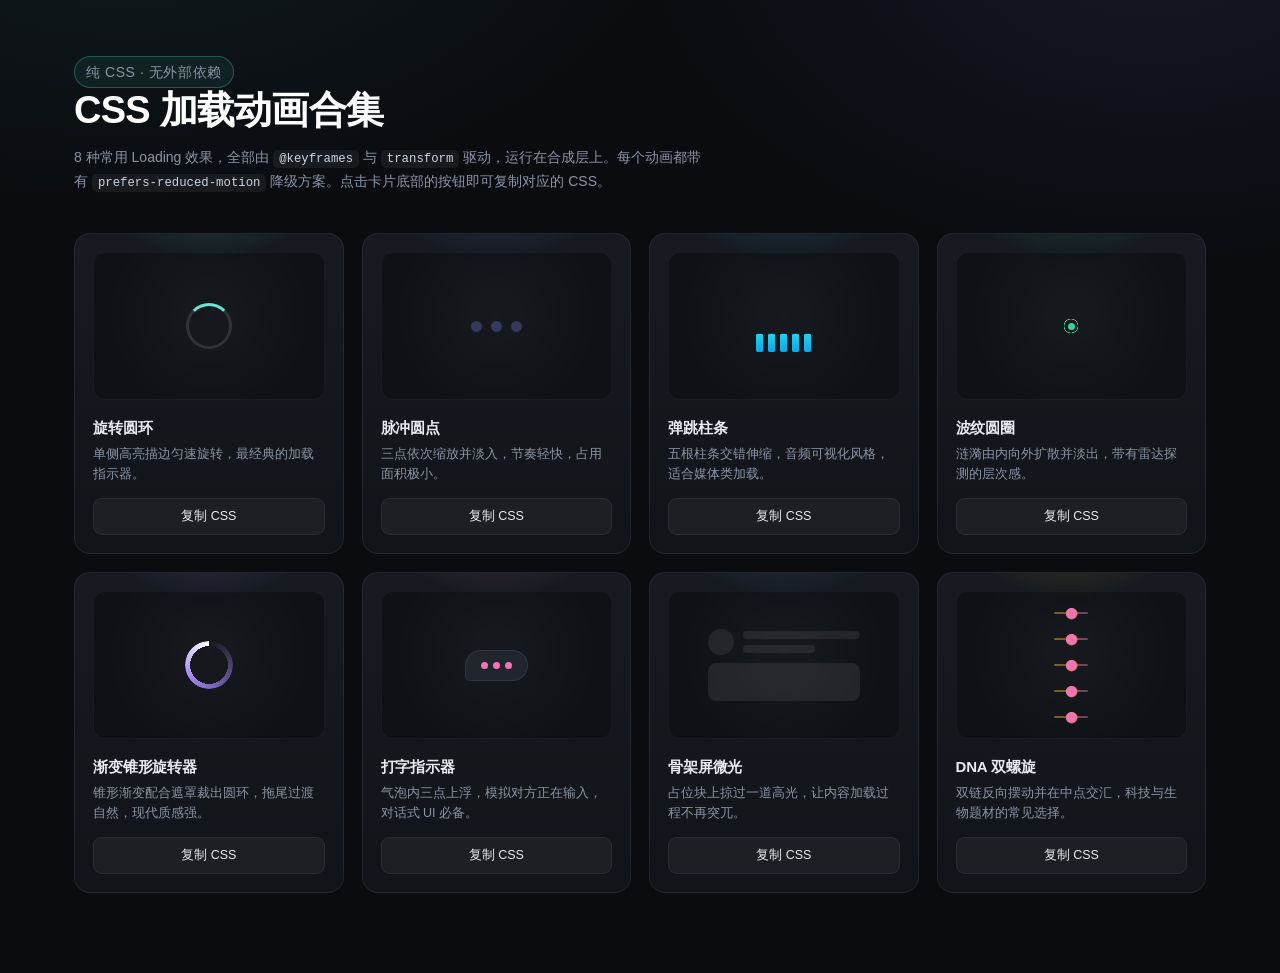
<file: css-loading-animations/index.html>
<!DOCTYPE html>
<html lang="zh-CN">
<head>
<meta charset="UTF-8">
<meta name="viewport" content="width=device-width, initial-scale=1">
<title>CSS 加载动画合集 · 8 种纯 CSS Loading</title>
<style>
/* ============================================================
   设计令牌
   ============================================================ */
:root{
  --bg:#0a0c10;
  --card-top:#171b21;
  --card-bottom:#111419;
  --stage:#0e1116;
  --line:rgba(255,255,255,.07);
  --line-strong:rgba(255,255,255,.16);
  --text:#e8ecf1;
  --muted:#8b95a5;
  --font:-apple-system,BlinkMacSystemFont,"Segoe UI","PingFang SC","Hiragino Sans GB","Microsoft YaHei",sans-serif;
  --mono:ui-monospace,SFMono-Regular,Menlo,Consolas,"Courier New",monospace;
}

*{ box-sizing:border-box; }
html,body{ margin:0; }

body{
  min-height:100vh;
  color:var(--text);
  font-family:var(--font);
  font-size:15px;
  line-height:1.6;
  -webkit-font-smoothing:antialiased;
  background:
    radial-gradient(900px 520px at 10% -12%, rgba(94,234,212,.07), transparent 62%),
    radial-gradient(820px 520px at 90% -6%, rgba(129,140,248,.09), transparent 62%),
    var(--bg);
}

.wrap{
  max-width:1180px;
  margin:0 auto;
  padding:56px 24px 80px;
}

/* ============================================================
   页头
   ============================================================ */
.hero{
  margin-bottom:40px;
  animation:heroIn .55s cubic-bezier(.19,1,.22,1) both;
}

.eyebrow{
  display:inline-block;
  margin:0 0 14px;
  padding:4px 11px;
  border:1px solid rgba(94,234,212,.28);
  border-radius:999px;
  background:rgba(94,234,212,.07);
  color:#5eead4;
  font-size:12px;
  letter-spacing:.04em;
}

.hero h1{
  margin:0 0 12px;
  font-size:clamp(26px,4vw,38px);
  line-height:1.2;
  letter-spacing:-.02em;
  font-weight:600;
  background:linear-gradient(100deg,#ffffff 20%,#9fb0c8 100%);
  -webkit-background-clip:text;
  background-clip:text;
  color:transparent;
}

.hero p{
  margin:0;
  max-width:640px;
  color:var(--muted);
  font-size:14px;
}

.hero code{
  font-family:var(--mono);
  font-size:.88em;
  padding:2px 6px;
  border-radius:5px;
  background:rgba(255,255,255,.06);
  color:#cbd5e1;
}

@keyframes heroIn{
  from{ opacity:0; transform:translateY(16px); }
  to  { opacity:1; transform:translateY(0); }
}

/* ============================================================
   卡片网格
   ============================================================ */
.grid{
  display:grid;
  grid-template-columns:repeat(auto-fill,minmax(252px,1fr));
  gap:18px;
}

.card{
  position:relative;
  /* 网格项默认 min-width:auto，窄视口下会被最小内容宽度撑破两列布局 */
  min-width:0;
  display:flex;
  flex-direction:column;
  padding:18px;
  border:1px solid var(--line);
  border-radius:16px;
  background:linear-gradient(180deg,var(--card-top),var(--card-bottom));
  transition:border-color .18s ease;
  animation:cardIn .5s cubic-bezier(.215,.61,.355,1) both;
}

.card:hover{ border-color:var(--line-strong); }

/* 顶部的品牌色辉光 */
.card::after{
  content:"";
  position:absolute;
  inset:0;
  border-radius:inherit;
  pointer-events:none;
  background:radial-gradient(150px 92px at 50% -12%, var(--glow,rgba(255,255,255,.06)), transparent 70%);
}

.card:nth-child(1){ animation-delay:0s; }
.card:nth-child(2){ animation-delay:.055s; }
.card:nth-child(3){ animation-delay:.11s; }
.card:nth-child(4){ animation-delay:.165s; }
.card:nth-child(5){ animation-delay:.22s; }
.card:nth-child(6){ animation-delay:.275s; }
.card:nth-child(7){ animation-delay:.33s; }
.card:nth-child(8){ animation-delay:.385s; }

@keyframes cardIn{
  from{ opacity:0; transform:translateY(14px); }
  to  { opacity:1; transform:translateY(0); }
}

/* 预览舞台 */
.stage{
  height:148px;
  display:grid;
  place-items:center;
  margin-bottom:16px;
  border:1px solid rgba(255,255,255,.045);
  border-radius:12px;
  background:
    radial-gradient(circle at 50% 42%, rgba(255,255,255,.035), rgba(255,255,255,0) 72%),
    var(--stage);
  overflow:hidden;
}

.meta{ margin-bottom:14px; }

.meta h2{
  margin:0 0 4px;
  font-size:15px;
  font-weight:600;
  letter-spacing:-.01em;
}

.meta p{
  margin:0;
  color:var(--muted);
  font-size:12.5px;
  line-height:1.6;
}

/* 复制按钮 */
.copy{
  margin-top:auto;
  width:100%;
  padding:9px 12px;
  font-family:inherit;
  font-size:12.5px;
  color:var(--text);
  background:rgba(255,255,255,.045);
  border:1px solid var(--line);
  border-radius:9px;
  cursor:pointer;
  transition:background-color .15s ease, border-color .15s ease, color .15s ease, transform .1s ease;
}

.copy:hover{ background:rgba(255,255,255,.09); border-color:var(--line-strong); }
.copy:active{ transform:scale(.98); }

.copy.done{
  color:var(--accent,var(--text));
  border-color:var(--accent,var(--line-strong));
  background:rgba(255,255,255,.06);
}

/* ============================================================
   1 · 旋转圆环
   ============================================================ */
.ld-ring{
  width:46px;
  height:46px;
  border-radius:50%;
  border:3px solid rgba(255,255,255,.12);
  border-top-color:var(--c);
  animation:ldSpin .9s linear infinite;
  will-change:transform;
}

@keyframes ldSpin{ to{ transform:rotate(360deg); } }

/* ============================================================
   2 · 脉冲圆点
   ============================================================ */
.ld-dots{
  display:flex;
  align-items:center;
  gap:9px;
}

.ld-dots i{
  width:11px;
  height:11px;
  border-radius:50%;
  background:var(--c);
  opacity:.3;
  animation:ldPulse 1.1s ease-in-out infinite;
  will-change:transform,opacity;
}

.ld-dots i:nth-child(2){ animation-delay:.16s; }
.ld-dots i:nth-child(3){ animation-delay:.32s; }

@keyframes ldPulse{
  0%,100%{ transform:scale(.7);  opacity:.3; }
  50%    { transform:scale(1.15); opacity:1; }
}

/* ============================================================
   3 · 弹跳柱条
   ============================================================ */
.ld-bars{
  display:flex;
  align-items:flex-end;
  gap:5px;
  height:52px;
}

.ld-bars i{
  width:7px;
  height:100%;
  border-radius:4px;
  background:linear-gradient(180deg,var(--c),var(--c2));
  transform-origin:50% 100%;
  transform:scaleY(.35);
  animation:ldBar 1s ease-in-out infinite;
  will-change:transform;
}

.ld-bars i:nth-child(1){ animation-delay:0s; }
.ld-bars i:nth-child(2){ animation-delay:.12s; }
.ld-bars i:nth-child(3){ animation-delay:.24s; }
.ld-bars i:nth-child(4){ animation-delay:.12s; }
.ld-bars i:nth-child(5){ animation-delay:0s; }

@keyframes ldBar{
  0%,100%{ transform:scaleY(.35); }
  50%    { transform:scaleY(1); }
}

/* ============================================================
   4 · 波纹圆圈
   ============================================================ */
.ld-ripple{
  position:relative;
  width:58px;
  height:58px;
}

.ld-ripple i{
  position:absolute;
  inset:0;
  border:2px solid var(--c);
  border-radius:50%;
  transform:scale(.25);
  opacity:1;
  animation:ldRipple 1.8s cubic-bezier(0,0,.2,1) infinite;
  will-change:transform,opacity;
}

.ld-ripple i:nth-child(2){ animation-delay:.6s; }
.ld-ripple i:nth-child(3){ animation-delay:1.2s; }

.ld-ripple::before{
  content:"";
  position:absolute;
  left:50%;
  top:50%;
  width:7px;
  height:7px;
  margin:-3.5px 0 0 -3.5px;
  border-radius:50%;
  background:var(--c);
}

@keyframes ldRipple{
  0%  { transform:scale(.25); opacity:1; }
  100%{ transform:scale(1);    opacity:0; }
}

/* ============================================================
   5 · 渐变锥形旋转器
   ============================================================ */
.ld-conic{
  width:48px;
  height:48px;
  border-radius:50%;
  background:conic-gradient(from 0deg,
    rgba(167,139,250,0) 0%,
    var(--c) 68%,
    #ffffff 100%);
  -webkit-mask:radial-gradient(farthest-side, rgba(0,0,0,0) calc(100% - 5px), #000 0);
  mask:radial-gradient(farthest-side, rgba(0,0,0,0) calc(100% - 5px), #000 0);
  animation:ldSpin .85s linear infinite;
  will-change:transform;
}

/* ============================================================
   6 · 打字指示器
   ============================================================ */
.ld-typing{
  display:flex;
  align-items:center;
  gap:5px;
  padding:11px 15px;
  border:1px solid rgba(255,255,255,.07);
  border-radius:16px 16px 16px 5px;
  background:#21262e;
}

.ld-typing i{
  width:7px;
  height:7px;
  border-radius:50%;
  background:var(--c);
  animation:ldTyping 1.2s ease-in-out infinite;
  will-change:transform,opacity;
}

.ld-typing i:nth-child(2){ animation-delay:.15s; }
.ld-typing i:nth-child(3){ animation-delay:.3s; }

@keyframes ldTyping{
  0%,60%,100%{ transform:translateY(0);    opacity:.45; }
  30%        { transform:translateY(-6px); opacity:1; }
}

/* ============================================================
   7 · 骨架屏微光
   ============================================================ */
.ld-skeleton{
  width:152px;
  max-width:100%;
  display:flex;
  flex-direction:column;
  gap:8px;
}

.ld-skeleton .sk-row{
  display:flex;
  align-items:center;
  gap:9px;
}

.ld-skeleton .sk-lines{
  flex:1;
  display:flex;
  flex-direction:column;
  gap:6px;
}

.ld-sk{
  position:relative;
  overflow:hidden;
  background:rgba(255,255,255,.075);
  border-radius:6px;
}

.ld-sk::after{
  content:"";
  position:absolute;
  inset:0;
  background:linear-gradient(90deg,
    rgba(255,255,255,0) 0%,
    rgba(255,255,255,.16) 50%,
    rgba(255,255,255,0) 100%);
  transform:translateX(-100%);
  animation:ldShimmer 1.5s ease-in-out infinite;
  will-change:transform;
}

.ld-skeleton .sk-avatar{ width:26px; height:26px; border-radius:50%; flex:none; }
.ld-skeleton .sk-line  { height:8px; border-radius:4px; }
.ld-skeleton .sk-line.short{ width:62%; }
.ld-skeleton .sk-block { height:38px; border-radius:8px; }
.ld-skeleton .sk-block::after{ animation-delay:.18s; }

@keyframes ldShimmer{ to{ transform:translateX(100%); } }

/* ============================================================
   8 · DNA 双螺旋
   ============================================================ */
.ld-dna{
  position:relative;
  width:76px;
  height:115px;
}

.ld-dna-row{
  position:absolute;
  left:50%;
  top:calc(var(--i,0) * 26px);
  width:0;
  height:11px;
}

.ld-dna-rung{
  position:absolute;
  left:-17px;
  top:4.5px;
  width:34px;
  height:2px;
  border-radius:2px;
  background:linear-gradient(90deg,var(--c),var(--c2));
  opacity:.45;
  animation-name:ldDnaRung;
  animation-duration:2.4s;
  animation-timing-function:ease-in-out;
  animation-iteration-count:infinite;
  animation-delay:calc(var(--i,0) * -.28s);
  will-change:transform;
}

.ld-dna-dot{
  position:absolute;
  left:-5.5px;
  top:0;
  width:11px;
  height:11px;
  border-radius:50%;
  animation-duration:2.4s;
  animation-timing-function:ease-in-out;
  animation-iteration-count:infinite;
  animation-delay:calc(var(--i,0) * -.28s);
  will-change:transform;
}

.ld-dna-dot.a{ background:var(--c);  animation-name:ldDnaA; }
.ld-dna-dot.b{ background:var(--c2); animation-name:ldDnaB; }

@keyframes ldDnaA{
  0%,100%{ transform:translateX(-16px) scale(.6); }
  50%    { transform:translateX(16px)  scale(1.05); }
}

@keyframes ldDnaB{
  0%,100%{ transform:translateX(16px)  scale(1.05); }
  50%    { transform:translateX(-16px) scale(.6); }
}

@keyframes ldDnaRung{
  0%,50%,100%{ transform:scaleX(1); }
  25%,75%    { transform:scaleX(.08); }
}

/* ============================================================
   减少动态效果降级
   原则：移除位移/缩放/旋转，保留透明度变化来表达"进行中"
   ============================================================ */
@media (prefers-reduced-motion: reduce){
  .hero{ animation:none; }
  .card{ animation:none; }

  /* 1 旋转圆环 */
  .ld-ring{ animation:ldFadePulse 2s ease-in-out infinite; }

  /* 2 脉冲圆点 */
  .ld-dots{ animation:ldFadePulse 2s ease-in-out infinite; }
  .ld-dots i{ animation:none; opacity:.85; transform:none; }

  /* 3 弹跳柱条 */
  .ld-bars{ animation:ldFadePulse 2s ease-in-out infinite; }
  .ld-bars i{ animation:none; transform:scaleY(.75); }

  /* 4 波纹圆圈 */
  .ld-ripple i{ animation:none; }
  .ld-ripple i:nth-child(1){ transform:scale(.5);  opacity:.55; }
  .ld-ripple i:nth-child(2){ transform:scale(.75); opacity:.35; }
  .ld-ripple i:nth-child(3){ transform:scale(1);   opacity:.18; }

  /* 5 渐变锥形旋转器 */
  .ld-conic{ animation:ldFadePulse 2s ease-in-out infinite; }

  /* 6 打字指示器 */
  .ld-typing{ animation:ldFadePulse 2s ease-in-out infinite; }
  .ld-typing i{ animation:none; transform:none; opacity:.8; }

  /* 7 骨架屏微光 */
  .ld-skeleton{ animation:ldFadePulse 2s ease-in-out infinite; }
  .ld-sk::after{ animation:none; opacity:0; }

  /* 8 DNA 双螺旋 */
  .ld-dna{ animation:ldFadePulse 2s ease-in-out infinite; }
  .ld-dna-dot{ animation:none; }
  .ld-dna-dot.a{ transform:translateX(-15px) scale(.9); }
  .ld-dna-dot.b{ transform:translateX(15px)  scale(.9); }
  .ld-dna-rung{ animation:none; transform:scaleX(.94); opacity:.5; }
}

@keyframes ldFadePulse{
  0%,100%{ opacity:.45; }
  50%    { opacity:1; }
}

@media (max-width:520px){
  .wrap{ padding:36px 16px 56px; }
  .grid{ grid-template-columns:1fr 1fr; gap:12px; }
  .card{ padding:14px; border-radius:14px; }
  .stage{ height:126px; margin-bottom:12px; }
  .meta p{ display:none; }
}
</style>
</head>
<body>
<div class="wrap">

  <header class="hero">
    <p class="eyebrow">纯 CSS · 无外部依赖</p>
    <h1>CSS 加载动画合集</h1>
    <p>8 种常用 Loading 效果，全部由 <code>@keyframes</code> 与 <code>transform</code> 驱动，运行在合成层上。每个动画都带有 <code>prefers-reduced-motion</code> 降级方案。点击卡片底部的按钮即可复制对应的 CSS。</p>
  </header>

  <main class="grid">

    <!-- 1 旋转圆环 -->
    <article class="card" style="--c:#5eead4;--glow:rgba(94,234,212,.16);--accent:#5eead4;" data-anim="ring">
      <div class="stage"><div class="ld-ring"></div></div>
      <div class="meta">
        <h2>旋转圆环</h2>
        <p>单侧高亮描边匀速旋转，最经典的加载指示器。</p>
      </div>
      <button class="copy" type="button">复制 CSS</button>
    </article>

    <!-- 2 脉冲圆点 -->
    <article class="card" style="--c:#818cf8;--glow:rgba(129,140,248,.16);--accent:#818cf8;" data-anim="dots">
      <div class="stage"><div class="ld-dots"><i></i><i></i><i></i></div></div>
      <div class="meta">
        <h2>脉冲圆点</h2>
        <p>三点依次缩放并淡入，节奏轻快，占用面积极小。</p>
      </div>
      <button class="copy" type="button">复制 CSS</button>
    </article>

    <!-- 3 弹跳柱条 -->
    <article class="card" style="--c:#22d3ee;--c2:#0ea5e9;--glow:rgba(34,211,238,.16);--accent:#22d3ee;" data-anim="bars">
      <div class="stage"><div class="ld-bars"><i></i><i></i><i></i><i></i><i></i></div></div>
      <div class="meta">
        <h2>弹跳柱条</h2>
        <p>五根柱条交错伸缩，音频可视化风格，适合媒体类加载。</p>
      </div>
      <button class="copy" type="button">复制 CSS</button>
    </article>

    <!-- 4 波纹圆圈 -->
    <article class="card" style="--c:#34d399;--glow:rgba(52,211,153,.16);--accent:#34d399;" data-anim="ripple">
      <div class="stage"><div class="ld-ripple"><i></i><i></i><i></i></div></div>
      <div class="meta">
        <h2>波纹圆圈</h2>
        <p>涟漪由内向外扩散并淡出，带有雷达探测的层次感。</p>
      </div>
      <button class="copy" type="button">复制 CSS</button>
    </article>

    <!-- 5 渐变锥形旋转器 -->
    <article class="card" style="--c:#a78bfa;--glow:rgba(167,139,250,.18);--accent:#a78bfa;" data-anim="conic">
      <div class="stage"><div class="ld-conic"></div></div>
      <div class="meta">
        <h2>渐变锥形旋转器</h2>
        <p>锥形渐变配合遮罩裁出圆环，拖尾过渡自然，现代质感强。</p>
      </div>
      <button class="copy" type="button">复制 CSS</button>
    </article>

    <!-- 6 打字指示器 -->
    <article class="card" style="--c:#f472b6;--glow:rgba(244,114,182,.16);--accent:#f472b6;" data-anim="typing">
      <div class="stage"><div class="ld-typing"><i></i><i></i><i></i></div></div>
      <div class="meta">
        <h2>打字指示器</h2>
        <p>气泡内三点上浮，模拟对方正在输入，对话式 UI 必备。</p>
      </div>
      <button class="copy" type="button">复制 CSS</button>
    </article>

    <!-- 7 骨架屏微光 -->
    <article class="card" style="--c:#60a5fa;--glow:rgba(96,165,250,.16);--accent:#60a5fa;" data-anim="skeleton">
      <div class="stage">
        <div class="ld-skeleton">
          <div class="sk-row">
            <div class="ld-sk sk-avatar"></div>
            <div class="sk-lines">
              <div class="ld-sk sk-line"></div>
              <div class="ld-sk sk-line short"></div>
            </div>
          </div>
          <div class="ld-sk sk-block"></div>
        </div>
      </div>
      <div class="meta">
        <h2>骨架屏微光</h2>
        <p>占位块上掠过一道高光，让内容加载过程不再突兀。</p>
      </div>
      <button class="copy" type="button">复制 CSS</button>
    </article>

    <!-- 8 DNA 双螺旋 -->
    <article class="card" style="--c:#fbbf24;--c2:#f472b6;--glow:rgba(251,191,36,.16);--accent:#fbbf24;" data-anim="dna">
      <div class="stage">
        <div class="ld-dna">
          <span class="ld-dna-row" style="--i:0"><i class="ld-dna-rung"></i><i class="ld-dna-dot a"></i><i class="ld-dna-dot b"></i></span>
          <span class="ld-dna-row" style="--i:1"><i class="ld-dna-rung"></i><i class="ld-dna-dot a"></i><i class="ld-dna-dot b"></i></span>
          <span class="ld-dna-row" style="--i:2"><i class="ld-dna-rung"></i><i class="ld-dna-dot a"></i><i class="ld-dna-dot b"></i></span>
          <span class="ld-dna-row" style="--i:3"><i class="ld-dna-rung"></i><i class="ld-dna-dot a"></i><i class="ld-dna-dot b"></i></span>
          <span class="ld-dna-row" style="--i:4"><i class="ld-dna-rung"></i><i class="ld-dna-dot a"></i><i class="ld-dna-dot b"></i></span>
        </div>
      </div>
      <div class="meta">
        <h2>DNA 双螺旋</h2>
        <p>双链反向摆动并在中点交汇，科技与生物题材的常见选择。</p>
      </div>
      <button class="copy" type="button">复制 CSS</button>
    </article>

  </main>
</div>

<script>
(function () {
  var SNIPPETS = {
    ring: [
      '.spinner {',
      '  width: 46px;',
      '  height: 46px;',
      '  border-radius: 50%;',
      '  border: 3px solid rgba(255, 255, 255, 0.12);',
      '  border-top-color: #5eead4; /* 换成你的主色 */',
      '  animation: spin 0.9s linear infinite;',
      '  will-change: transform;',
      '}',
      '',
      '@keyframes spin {',
      '  to { transform: rotate(360deg); }',
      '}',
      '',
      '/* 减少动态效果：去掉旋转，保留透明度脉冲 */',
      '@media (prefers-reduced-motion: reduce) {',
      '  .spinner { animation: fadePulse 2s ease-in-out infinite; }',
      '}',
      '',
      '@keyframes fadePulse {',
      '  0%, 100% { opacity: 0.45; }',
      '  50% { opacity: 1; }',
      '}'
    ].join('\n'),

    dots: [
      '.dots {',
      '  display: flex;',
      '  align-items: center;',
      '  gap: 9px;',
      '}',
      '',
      '.dots span {',
      '  width: 11px;',
      '  height: 11px;',
      '  border-radius: 50%;',
      '  background: #818cf8;',
      '  opacity: 0.3;',
      '  animation: pulse 1.1s ease-in-out infinite;',
      '  will-change: transform, opacity;',
      '}',
      '',
      '.dots span:nth-child(2) { animation-delay: 0.16s; }',
      '.dots span:nth-child(3) { animation-delay: 0.32s; }',
      '',
      '@keyframes pulse {',
      '  0%, 100% { transform: scale(0.7); opacity: 0.3; }',
      '  50% { transform: scale(1.15); opacity: 1; }',
      '}',
      '',
      '@media (prefers-reduced-motion: reduce) {',
      '  .dots { animation: fadePulse 2s ease-in-out infinite; }',
      '  .dots span { animation: none; opacity: 0.85; transform: none; }',
      '}',
      '',
      '@keyframes fadePulse {',
      '  0%, 100% { opacity: 0.45; }',
      '  50% { opacity: 1; }',
      '}'
    ].join('\n'),

    bars: [
      '.bars {',
      '  display: flex;',
      '  align-items: flex-end;',
      '  gap: 5px;',
      '  height: 52px;',
      '}',
      '',
      '.bars span {',
      '  width: 7px;',
      '  height: 100%;',
      '  border-radius: 4px;',
      '  background: linear-gradient(180deg, #22d3ee, #0ea5e9);',
      '  transform-origin: 50% 100%;',
      '  transform: scaleY(0.35);',
      '  animation: barBounce 1s ease-in-out infinite;',
      '  will-change: transform;',
      '}',
      '',
      '/* 对称延迟，形成中间高两侧低的音浪感 */',
      '.bars span:nth-child(1) { animation-delay: 0s; }',
      '.bars span:nth-child(2) { animation-delay: 0.12s; }',
      '.bars span:nth-child(3) { animation-delay: 0.24s; }',
      '.bars span:nth-child(4) { animation-delay: 0.12s; }',
      '.bars span:nth-child(5) { animation-delay: 0s; }',
      '',
      '@keyframes barBounce {',
      '  0%, 100% { transform: scaleY(0.35); }',
      '  50% { transform: scaleY(1); }',
      '}',
      '',
      '@media (prefers-reduced-motion: reduce) {',
      '  .bars { animation: fadePulse 2s ease-in-out infinite; }',
      '  .bars span { animation: none; transform: scaleY(0.75); }',
      '}',
      '',
      '@keyframes fadePulse {',
      '  0%, 100% { opacity: 0.45; }',
      '  50% { opacity: 1; }',
      '}'
    ].join('\n'),

    ripple: [
      '.ripple {',
      '  position: relative;',
      '  width: 58px;',
      '  height: 58px;',
      '}',
      '',
      '.ripple span {',
      '  position: absolute;',
      '  inset: 0;',
      '  border: 2px solid #34d399;',
      '  border-radius: 50%;',
      '  transform: scale(0.25);',
      '  animation: ripple 1.8s cubic-bezier(0, 0, 0.2, 1) infinite;',
      '  will-change: transform, opacity;',
      '}',
      '',
      '.ripple span:nth-child(2) { animation-delay: 0.6s; }',
      '.ripple span:nth-child(3) { animation-delay: 1.2s; }',
      '',
      '/* 中心静止圆点 */',
      '.ripple::before {',
      '  content: "";',
      '  position: absolute;',
      '  left: 50%;',
      '  top: 50%;',
      '  width: 7px;',
      '  height: 7px;',
      '  margin: -3.5px 0 0 -3.5px;',
      '  border-radius: 50%;',
      '  background: #34d399;',
      '}',
      '',
      '@keyframes ripple {',
      '  0% { transform: scale(0.25); opacity: 1; }',
      '  100% { transform: scale(1); opacity: 0; }',
      '}',
      '',
      '/* 减少动态效果：改为三层静态同心圆 */',
      '@media (prefers-reduced-motion: reduce) {',
      '  .ripple span { animation: none; }',
      '  .ripple span:nth-child(1) { transform: scale(0.5); opacity: 0.55; }',
      '  .ripple span:nth-child(2) { transform: scale(0.75); opacity: 0.35; }',
      '  .ripple span:nth-child(3) { transform: scale(1); opacity: 0.18; }',
      '}'
    ].join('\n'),

    conic: [
      '.conic {',
      '  width: 48px;',
      '  height: 48px;',
      '  border-radius: 50%;',
      '  background: conic-gradient(from 0deg,',
      '    rgba(167, 139, 250, 0) 0%,',
      '    #a78bfa 68%,',
      '    #ffffff 100%);',
      '  /* 遮罩挖空中心，把实心圆变成圆环 */',
      '  -webkit-mask: radial-gradient(farthest-side, rgba(0, 0, 0, 0) calc(100% - 5px), #000 0);',
      '  mask: radial-gradient(farthest-side, rgba(0, 0, 0, 0) calc(100% - 5px), #000 0);',
      '  animation: spin 0.85s linear infinite;',
      '  will-change: transform;',
      '}',
      '',
      '@keyframes spin {',
      '  to { transform: rotate(360deg); }',
      '}',
      '',
      '@media (prefers-reduced-motion: reduce) {',
      '  .conic { animation: fadePulse 2s ease-in-out infinite; }',
      '}',
      '',
      '@keyframes fadePulse {',
      '  0%, 100% { opacity: 0.45; }',
      '  50% { opacity: 1; }',
      '}'
    ].join('\n'),

    typing: [
      '.typing {',
      '  display: flex;',
      '  align-items: center;',
      '  gap: 5px;',
      '  padding: 11px 15px;',
      '  border-radius: 16px 16px 16px 5px; /* 左下角小尾巴 */',
      '  background: #21262e;',
      '}',
      '',
      '.typing span {',
      '  width: 7px;',
      '  height: 7px;',
      '  border-radius: 50%;',
      '  background: #f472b6;',
      '  animation: typing 1.2s ease-in-out infinite;',
      '  will-change: transform, opacity;',
      '}',
      '',
      '.typing span:nth-child(2) { animation-delay: 0.15s; }',
      '.typing span:nth-child(3) { animation-delay: 0.3s; }',
      '',
      '@keyframes typing {',
      '  0%, 60%, 100% { transform: translateY(0); opacity: 0.45; }',
      '  30% { transform: translateY(-6px); opacity: 1; }',
      '}',
      '',
      '@media (prefers-reduced-motion: reduce) {',
      '  .typing { animation: fadePulse 2s ease-in-out infinite; }',
      '  .typing span { animation: none; transform: none; opacity: 0.8; }',
      '}',
      '',
      '@keyframes fadePulse {',
      '  0%, 100% { opacity: 0.45; }',
      '  50% { opacity: 1; }',
      '}'
    ].join('\n'),

    skeleton: [
      '.sk {',
      '  position: relative;',
      '  overflow: hidden;',
      '  background: rgba(255, 255, 255, 0.075);',
      '}',
      '',
      '/* 用 ::after 承载高光，只做 translateX，不触发重排 */',
      '.sk::after {',
      '  content: "";',
      '  position: absolute;',
      '  inset: 0;',
      '  background: linear-gradient(90deg,',
      '    rgba(255, 255, 255, 0) 0%,',
      '    rgba(255, 255, 255, 0.16) 50%,',
      '    rgba(255, 255, 255, 0) 100%);',
      '  transform: translateX(-100%);',
      '  animation: shimmer 1.5s ease-in-out infinite;',
      '  will-change: transform;',
      '}',
      '',
      '@keyframes shimmer {',
      '  to { transform: translateX(100%); }',
      '}',
      '',
      '@media (prefers-reduced-motion: reduce) {',
      '  .sk { animation: fadePulse 2s ease-in-out infinite; }',
      '  .sk::after { animation: none; opacity: 0; }',
      '}',
      '',
      '@keyframes fadePulse {',
      '  0%, 100% { opacity: 0.45; }',
      '  50% { opacity: 1; }',
      '}'
    ].join('\n'),

    dna: [
      '.dna {',
      '  position: relative;',
      '  width: 76px;',
      '  height: 115px;',
      '}',
      '',
      '/* 每一行是一个宽度为 0 的定位基准点，--i 为行序号 */',
      '.dna-row {',
      '  position: absolute;',
      '  left: 50%;',
      '  top: calc(var(--i, 0) * 26px);',
      '  width: 0;',
      '  height: 11px;',
      '}',
      '',
      '.dna-dot {',
      '  position: absolute;',
      '  left: -5.5px;',
      '  top: 0;',
      '  width: 11px;',
      '  height: 11px;',
      '  border-radius: 50%;',
      '  animation-duration: 2.4s;',
      '  animation-timing-function: ease-in-out;',
      '  animation-iteration-count: infinite;',
      '  /* 负延迟制造行与行之间的相位差，拼出螺旋 */',
      '  animation-delay: calc(var(--i, 0) * -0.28s);',
      '  will-change: transform;',
      '}',
      '',
      '.dna-dot.a { background: #fbbf24; animation-name: dnaA; }',
      '.dna-dot.b { background: #f472b6; animation-name: dnaB; }',
      '',
      '/* 碱基对连线：交叉时收缩，展开时拉伸 */',
      '.dna-rung {',
      '  position: absolute;',
      '  left: -17px;',
      '  top: 4.5px;',
      '  width: 34px;',
      '  height: 2px;',
      '  border-radius: 2px;',
      '  background: linear-gradient(90deg, #fbbf24, #f472b6);',
      '  opacity: 0.45;',
      '  animation-name: dnaRung;',
      '  animation-duration: 2.4s;',
      '  animation-timing-function: ease-in-out;',
      '  animation-iteration-count: infinite;',
      '  animation-delay: calc(var(--i, 0) * -0.28s);',
      '  will-change: transform;',
      '}',
      '',
      '@keyframes dnaA {',
      '  0%, 100% { transform: translateX(-16px) scale(0.6); }',
      '  50% { transform: translateX(16px) scale(1.05); }',
      '}',
      '',
      '@keyframes dnaB {',
      '  0%, 100% { transform: translateX(16px) scale(1.05); }',
      '  50% { transform: translateX(-16px) scale(0.6); }',
      '}',
      '',
      '@keyframes dnaRung {',
      '  0%, 50%, 100% { transform: scaleX(1); }',
      '  25%, 75% { transform: scaleX(0.08); }',
      '}',
      '',
      '/* 减少动态效果：拆成两条静态平行链 */',
      '@media (prefers-reduced-motion: reduce) {',
      '  .dna { animation: fadePulse 2s ease-in-out infinite; }',
      '  .dna-dot { animation: none; }',
      '  .dna-dot.a { transform: translateX(-15px) scale(0.9); }',
      '  .dna-dot.b { transform: translateX(15px) scale(0.9); }',
      '  .dna-rung { animation: none; transform: scaleX(0.94); opacity: 0.5; }',
      '}',
      '',
      '@keyframes fadePulse {',
      '  0%, 100% { opacity: 0.45; }',
      '  50% { opacity: 1; }',
      '}'
    ].join('\n')
  };

  var RESET_DELAY = 1600;

  function copyWithTextarea(text) {
    var ta = document.createElement('textarea');
    ta.value = text;
    ta.setAttribute('readonly', '');
    ta.style.position = 'fixed';
    ta.style.top = '-1000px';
    ta.style.opacity = '0';
    document.body.appendChild(ta);
    ta.select();
    ta.setSelectionRange(0, ta.value.length);
    var ok = false;
    try {
      ok = document.execCommand('copy');
    } catch (err) {
      ok = false;
    }
    document.body.removeChild(ta);
    return ok;
  }

  function writeClipboard(text) {
    if (navigator.clipboard && navigator.clipboard.writeText) {
      return navigator.clipboard.writeText(text).then(function () {
        return true;
      }).catch(function () {
        return copyWithTextarea(text);
      });
    }
    return Promise.resolve(copyWithTextarea(text));
  }

  function flash(btn, label, ok) {
    btn.textContent = label;
    btn.classList.toggle('done', ok);
    if (btn._timer) {
      clearTimeout(btn._timer);
    }
    btn._timer = setTimeout(function () {
      btn.textContent = '复制 CSS';
      btn.classList.remove('done');
    }, RESET_DELAY);
  }

  var buttons = document.querySelectorAll('.copy');

  Array.prototype.forEach.call(buttons, function (btn) {
    btn.addEventListener('click', function () {
      var card = btn.closest('.card');
      var css = (card && SNIPPETS[card.dataset.anim]) || '';

      if (!css) {
        flash(btn, '暂无可复制的 CSS', false);
        return;
      }

      writeClipboard(css).then(function (ok) {
        flash(btn, ok ? '已复制' : '复制失败，请手动选择', ok);
      });
    });
  });
})();
</script>
</body>
</html>
</file>
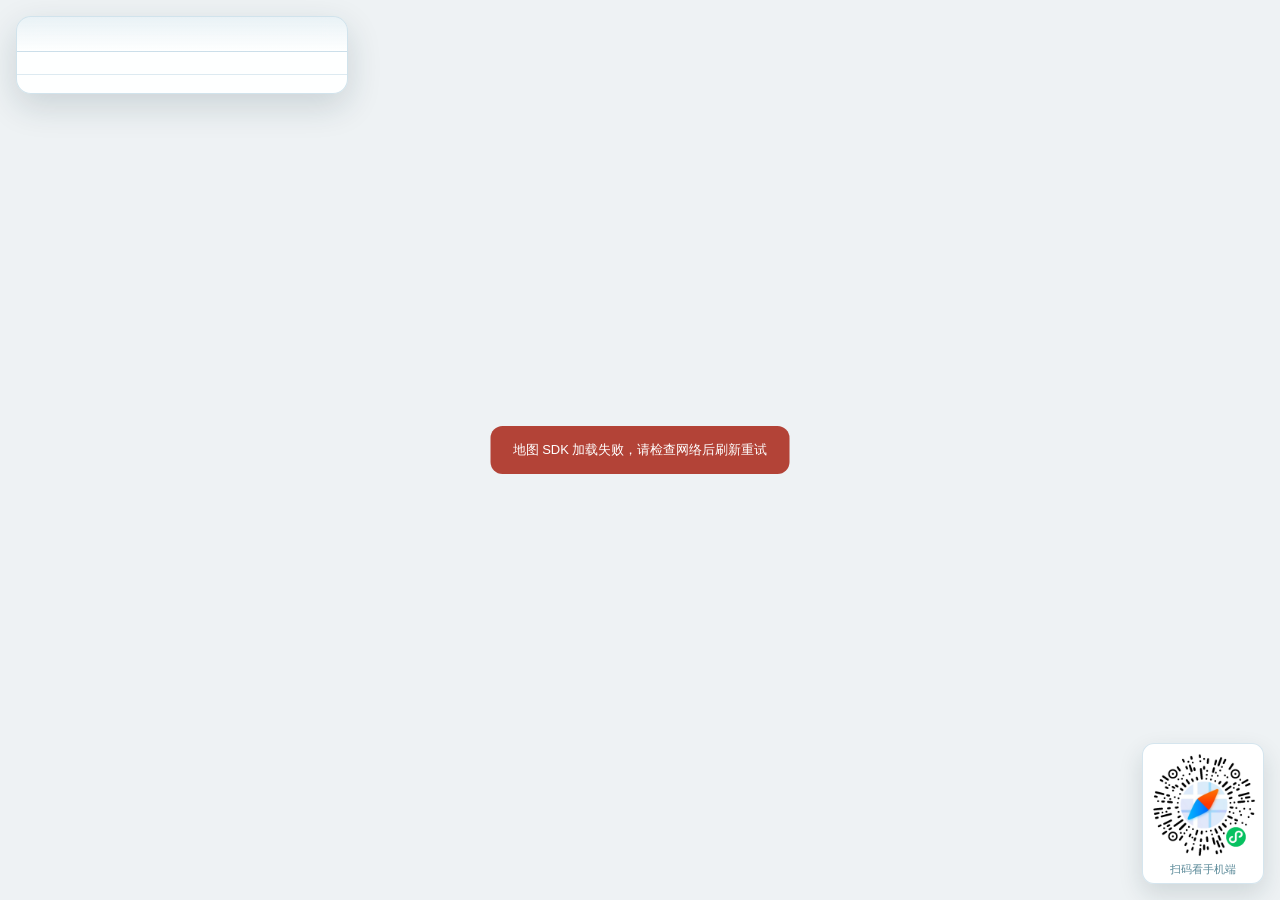
<file: hangzhou-3day-nature-map-guide/index.html>
<!doctype html>
<html lang="zh-CN">
  <head>
    <meta charset="utf-8" />
    <meta name="viewport" content="width=device-width, initial-scale=1.0, maximum-scale=1.0, user-scalable=no" />
    <title>杭州3日自然山水游 · 地图行程指南</title>

    <style>
      /* ======================================================================
         设计令牌：三天各一色（湖蓝 / 茶绿 / 苇棕），呼应西湖、龙井茶园、西溪芦苇
         ====================================================================== */
      :root {
        --c1: #2f7fa8;
        --c2: #4f8a5b;
        --c3: #b08050;
        --ink: #23424c;
        --ink-2: #6d8a92;
        --ink-3: #9db3ba;
        --line: rgba(47, 127, 168, 0.16);
        --panel: rgba(255, 255, 255, 0.94);
        --ui-z: 1201; /* 必须 > 1000，否则被腾讯地图控件层遮挡、点击不响应 */
      }

      /* 地图容器必须有确定高度，否则底图整块空白 */
      html,
      body {
        height: 100%;
        margin: 0;
        padding: 0;
      }
      * {
        box-sizing: border-box;
      }
      body {
        overflow: hidden;
        font-family: -apple-system, BlinkMacSystemFont, "PingFang SC", "Hiragino Sans GB",
          "Microsoft YaHei", sans-serif;
        color: var(--ink);
        -webkit-font-smoothing: antialiased;
      }
      .app {
        position: relative;
        width: 100%;
        height: 100%;
        overflow: hidden;
        background: #eef2f4;
      }
      .map {
        position: absolute;
        inset: 0;
        width: 100%;
        height: 100%;
      }

      /* 全局细滚动条：站点清单溢出时，默认滚动条又粗又抢戏 */
      *::-webkit-scrollbar {
        width: 7px;
        height: 7px;
      }
      *::-webkit-scrollbar-track {
        background: transparent;
      }
      *::-webkit-scrollbar-thumb {
        background: rgba(125, 148, 155, 0.42);
        border-radius: 4px;
      }
      *::-webkit-scrollbar-thumb:hover {
        background: rgba(125, 148, 155, 0.62);
      }

      /* ======================================================================
         左侧行程面板
         ====================================================================== */
      .pnl {
        position: absolute;
        top: 16px;
        left: 16px;
        width: 332px;
        max-height: calc(100% - 32px);
        display: flex;
        flex-direction: column;
        z-index: var(--ui-z);
        background: var(--panel);
        -webkit-backdrop-filter: blur(12px);
        backdrop-filter: blur(12px);
        border: 1px solid rgba(47, 127, 168, 0.22);
        border-radius: 15px;
        box-shadow: 0 12px 34px rgba(20, 50, 60, 0.16);
        overflow: hidden;
      }
      .pnl-hd {
        flex: none;
        padding: 15px 18px 12px;
        background: linear-gradient(180deg, rgba(47, 127, 168, 0.1), rgba(255, 255, 255, 0));
        border-bottom: 1px solid var(--line);
      }
      .kick {
        font-size: 11.5px;
        letter-spacing: 0.06em;
        color: #5b8a99;
      }
      .pnl-hd h1 {
        margin: 6px 0 7px;
        font-size: 19px;
        font-weight: 700;
        letter-spacing: 0.01em;
      }
      .pnl-sub {
        margin: 0;
        font-size: 12.5px;
        color: var(--ink-2);
      }
      .pnl-sub b {
        color: var(--ink);
        font-weight: 700;
      }
      .pnl-bd {
        flex: 1 1 auto;
        overflow-y: auto;
        min-height: 0;
        padding: 10px 12px 12px;
      }
      .pnl-ft {
        flex: none;
        padding: 9px 14px;
        border-top: 1px solid var(--line);
        display: flex;
        flex-wrap: wrap;
        gap: 5px 12px;
        font-size: 11.5px;
        color: var(--ink-2);
      }

      /* 每日分组标题（可点击，切换只看当天） */
      .day {
        margin-bottom: 8px;
      }
      .day:last-child {
        margin-bottom: 2px;
      }
      .g {
        display: flex;
        align-items: center;
        gap: 8px;
        width: 100%;
        padding: 8px 10px;
        border: 1px solid transparent;
        border-radius: 9px;
        background: rgba(47, 127, 168, 0.07);
        cursor: pointer;
        font: inherit;
        font-size: 13.5px;
        font-weight: 700;
        color: var(--ink);
        text-align: left;
        transition: background 0.15s ease;
      }
      .g:hover {
        background: rgba(47, 127, 168, 0.14);
      }
      .g i {
        width: 9px;
        height: 9px;
        border-radius: 50%;
        flex: none;
      }
      .g em {
        margin-left: auto;
        font-style: normal;
        font-size: 11px;
        font-weight: 400;
        color: #7d949b;
      }
      .g.off {
        opacity: 0.42;
      }

      .stops {
        list-style: none;
        margin: 4px 0 0;
        padding: 0 0 0 3px;
      }
      .stop {
        display: flex;
        gap: 9px;
        padding: 7px 8px;
        border-radius: 8px;
        cursor: pointer;
        transition: background 0.15s ease;
      }
      .stop:hover {
        background: rgba(47, 127, 168, 0.08);
      }
      .stop.on {
        background: rgba(47, 127, 168, 0.17);
      }
      .sq {
        flex: none;
        width: 19px;
        height: 19px;
        margin-top: 1px;
        border-radius: 50%;
        display: grid;
        place-items: center;
        font-size: 11px;
        font-weight: 700;
        color: #fff;
      }
      .st-main {
        min-width: 0;
      }
      .stop b {
        display: block;
        font-size: 13px;
        font-weight: 600;
        line-height: 1.35;
      }
      .stop .intro {
        display: block;
        margin-top: 2px;
        font-size: 11.5px;
        color: #7b9199;
        line-height: 1.5;
      }

      /* 站与站之间：下一程的交通方式 / 距离 / 耗时 */
      .seg {
        position: relative;
        display: flex;
        align-items: center;
        gap: 7px;
        margin: 1px 0 1px 8px;
        padding: 3px 8px 3px 20px;
        font-size: 11.5px;
        color: #7b9199;
      }
      .seg::before {
        content: "";
        position: absolute;
        left: 9px;
        top: 0;
        bottom: 0;
        border-left: 1px dashed #b9ced6;
      }
      .seg-chip {
        flex: none;
        padding: 1px 6px;
        border-radius: 5px;
        font-size: 10.5px;
        line-height: 1.6;
        color: #fff;
        background: #7d949b;
      }
      .seg-chip[data-mode="walking"] {
        background: #4f8a5b;
      }
      .seg-chip[data-mode="driving"] {
        background: #2f7fa8;
      }
      .seg-chip[data-mode="transit"] {
        background: #b08050;
      }

      /* 面板底部：每日图例 */
      .lg {
        display: inline-flex;
        align-items: center;
        gap: 5px;
      }
      .lg i {
        width: 10px;
        height: 10px;
        border-radius: 50%;
        flex: none;
      }
      .lg-line i {
        width: 18px;
        height: 0;
        border-radius: 0;
        border-top: 2px solid var(--ink-2);
      }

      /* ======================================================================
         右下角：手机端二维码
         ====================================================================== */
      .qr {
        position: absolute;
        right: 16px;
        bottom: 16px;
        z-index: var(--ui-z);
        width: 122px;
        text-align: center;
        background: rgba(255, 255, 255, 0.95);
        border: 1px solid rgba(47, 127, 168, 0.2);
        border-radius: 12px;
        padding: 8px 8px 6px;
        box-shadow: 0 10px 24px rgba(20, 50, 60, 0.14);
      }
      .qr img {
        width: 106px;
        height: 106px;
        display: block;
      }
      .qr span {
        display: block;
        margin-top: 4px;
        font-size: 11px;
        color: #5b8a99;
      }

      /* ======================================================================
         信息卡片（TMap.InfoWindow 内容）
         注意：内容容器要显式允许换行，否则长文本不折行
         ====================================================================== */
      .iw {
        width: 244px;
        padding: 2px 2px 4px;
        white-space: normal;
        word-wrap: break-word;
        font-family: -apple-system, BlinkMacSystemFont, "PingFang SC", "Microsoft YaHei", sans-serif;
        color: var(--ink);
      }
      .iw-badge {
        display: inline-block;
        padding: 1px 7px;
        border-radius: 5px;
        font-size: 10.5px;
        line-height: 1.75;
        color: #fff;
      }
      .iw-name {
        margin: 6px 18px 0 0;
        font-size: 15px;
        font-weight: 700;
        line-height: 1.35;
      }
      .iw-sub {
        margin: 4px 0 0;
        font-size: 12px;
        color: #5e7b84;
        line-height: 1.6;
      }
      .iw-tags {
        display: flex;
        flex-wrap: wrap;
        gap: 5px;
        margin-top: 9px;
      }
      .iw-tags span {
        padding: 2px 8px;
        border-radius: 999px;
        background: rgba(47, 127, 168, 0.1);
        color: #2f7fa8;
        font-size: 11px;
        line-height: 1.6;
      }
      .iw-tip {
        margin-top: 10px;
        padding: 8px 10px;
        border-radius: 9px;
        background: rgba(176, 128, 80, 0.1);
        font-size: 11.5px;
        color: #6b5a45;
        line-height: 1.65;
      }
      .iw-tip b {
        display: block;
        margin-bottom: 3px;
        font-size: 11px;
        letter-spacing: 0.04em;
        color: #b08050;
      }

      /* ======================================================================
         加载 / 错误提示条
         ====================================================================== */
      .tip {
        position: absolute;
        top: 50%;
        left: 50%;
        z-index: 1301;
        max-width: 78vw;
        transform: translate(-50%, -50%);
        padding: 13px 22px;
        border-radius: 12px;
        background: rgba(15, 17, 21, 0.86);
        color: #fff;
        font-size: 13px;
        line-height: 1.7;
      }
      .tip.is-error {
        background: rgba(176, 57, 44, 0.94);
      }

      /* ======================================================================
         窄屏：面板收到底部、二维码隐藏
         ====================================================================== */
      @media (max-width: 820px) {
        .pnl {
          top: auto;
          left: 8px;
          right: 8px;
          bottom: 8px;
          width: auto;
          max-height: 48%;
        }
        .qr {
          display: none;
        }
      }
    </style>

    <!--
      合规 Key 代理：必须在 SDK 之前配置。前端不携带任何明文 Key，
      SDK 内部请求自动路由到本地代理服务，密钥由代理侧持有。
      __WB_HTTP_PORT__ / __WB_TMAP_SECRET__ 为运行环境占位符，请勿替换为真实值。
    -->
    <script type="text/javascript">
      window._TMapSecurityConfig = {
        serviceHost: 'http://127.0.0.1:__WB_HTTP_PORT__/_TMapService/_wbt/__WB_TMAP_SECRET__'
      };
    </script>
  </head>

  <body>
    <div class="app">
      <div class="map" id="map"></div>

      <aside class="pnl">
        <div class="pnl-hd">
          <div class="kick" id="u-range"></div>
          <h1 id="u-title"></h1>
          <p class="pnl-sub" id="u-stats"></p>
        </div>
        <div class="pnl-bd" id="u-groups"></div>
        <div class="pnl-ft" id="u-legend"></div>
      </aside>

      <div class="qr">
        <img src="[data-uri]" alt="腾讯地图小程序二维码" />
        <span>扫码看手机端</span>
      </div>

      <div class="tip" id="tip">正在加载地图…</div>
    </div>

    <!--
      行程数据内嵌于此。用 type="application/json" 而非 JS 变量：浏览器不会把它当脚本执行，
      即使数据里有可疑内容也只是解析失败。生成时 < > & 已转义为 \u003c \u003e \u0026。
    -->
    <script type="application/json" id="trip-data">{"title":"杭州3日自然山水游","subtitle":"10月3日 - 10月5日 · 杭州","city":"杭州","days":[{"id":"d1","name":"Day1","date":"10月3日 周六","color":"#2f7fa8","stops":[{"seq":1,"name":"杭州西湖风景名胜区-断桥","lat":30.258576,"lng":120.15172,"desc":"西湖十景之一，断桥残雪是冬日名景，也是白堤的东端起点。","tags":["西湖十景","断桥残雪","白堤起点"],"tip":"清晨人少、光线柔和，适合拍照；雪后或晨雾里的“残雪”意境最佳。","next":{"mode":"walking","distance":7,"duration":1,"polyline":"30.259253,120.152458,77,1"}},{"seq":2,"name":"白堤","lat":30.255359,"lng":120.148928,"desc":"西湖北岸长堤，东起断桥、西至孤山，间株杨柳间株桃。","tags":["湖景漫步","桃柳夹岸","平湖秋月"],"tip":"全程约 1 公里基本无遮阴，夏季建议清晨或傍晚步行。","next":{"mode":"driving","distance":2109,"duration":10,"polyline":"30.259254,120.152535,95,7,69,13,194,50,1359,555,414,154,1723,542,295,123,358,197,0,0,175,18,150,46,136,30,81,3,85,-18,25,-13,48,-25,193,-159,127,-518,0,0,100,-601,189,-911,95,-362,47,-75,100,-111,0,0,112,-23,73,-7,2975,82,582,19,604,31,888,46,0,0,48,-638,67,-684,32,-506,22,-980,18,-617,110,-2132,0,0,-88,-4,-1058,-42,-152,-5"}},{"seq":3,"name":"湖滨晴雨","lat":30.253001,"lng":120.161899,"desc":"湖滨公园一带的湖畔观景处，晴可观山、雨可听荷。","tags":["湖滨步道","观景平台","夜景灯光"],"tip":"傍晚可顺路看湖滨音乐喷泉与西湖夜景灯光，人较多注意避让。","next":{"mode":"walking","distance":38,"duration":1,"polyline":"30.252739,120.162826,152,5,245,10"}},{"seq":4,"name":"知味观(湖滨总店)","lat":30.252663,"lng":120.163427,"desc":"创立于 1913 年的杭州老字号，杭帮菜与点心都拿手。","tags":["杭帮菜","老字号","小笼点心"],"tip":"饭点排队明显，建议 11:00 前或 13:30 后到店；片儿川、猫耳朵值得点。"}]},{"id":"d2","name":"Day2","date":"10月4日 周日","color":"#4f8a5b","stops":[{"seq":5,"name":"龙井村","lat":30.218486,"lng":120.106686,"desc":"西湖龙井核心产地，狮峰山茶园环绕的茶乡村落。","tags":["西湖龙井","茶园梯田","品茶体验"],"tip":"沿茶山步道上行可俯瞰整片茶园；买茶先问清价格与采摘期再称重。","next":{"mode":"driving","distance":9985,"duration":20,"polyline":"30.221128,120.111292,135,103,63,36,336,98,363,128,741,320,68,22,47,7,127,3,344,-39,51,6,58,19,29,30,13,70,-3,15,-25,42,-44,25,-216,49,-392,61,-378,71,-163,109,-257,229,-66,69,-106,151,0,0,-169,364,-40,148,9,39,15,44,31,44,111,87,240,167,59,52,24,34,27,79,9,49,17,177,20,58,17,23,129,110,194,125,103,86,282,374,90,94,95,49,29,8,115,17,187,11,89,25,40,18,106,75,470,429,135,84,73,34,396,159,55,42,69,75,0,0,18,155,-38,134,-85,204,-13,99,12,63,32,69,68,88,324,225,0,0,182,28,135,-14,40,-12,1077,-570,124,-43,99,-10,0,0,151,74,100,73,451,583,245,273,435,356,379,293,715,271,258,109,526,244,0,0,291,-222,656,-554,0,0,1255,-1039,369,-328,312,-325,1337,-1560,306,-333,303,-301,197,-181,113,-102,328,-273,314,-242,302,-213,381,-249,346,-206,384,-212,271,-136,396,-182,1745,-735,589,-306,262,-185,111,-97,86,-90,87,-105,37,-55,124,-222,378,-844,101,-165,169,-167,1355,-1235,33,-52,64,-65,299,-277,163,-137,312,-222,543,-357,185,-109,192,-68,37,-4,565,-12,0,0,60,-458,156,-1495,28,-625,9,-491,12,-40,37,-61,-30,-287,-64,-341,-178,-745,-154,-543,-105,-492,-142,-933,-70,-690,-54,-97,-33,-79,-88,-508,-27,-255,8,-181,16,-109,39,-164,59,-168,258,-552,172,-342,1044,-1903,149,-246,198,-273,128,-138,486,-424,507,-414,63,-86,91,-185,0,0,-80,-213,-195,-392,-162,-295,-372,-633,-45,-95,-97,-276,-29,-139,-106,-813,-30,-260,-50,-554,0,0,-10,-85,-12,-42,-21,-33,-25,-18,-1053,-516,-615,-813,-351,-428,-1304,-948,-64,-78,-125,-295,-277,-175,-412,-218,-418,-207,-55,-33,-69,-127,-1595,-787,-449,-229,-296,-163,-201,-126,-362,-252,-680,-493,-452,-348,-255,-231,-218,-225,-635,-697,-126,-123,-170,-150,-392,-273,-1526,-975,-470,-348,-542,-434,-405,-343,-389,-353,-167,-139,-362,-222,-257,-144,-242,-127,-843,-410,-293,-134,-529,-203,-439,-157,-115,-52,-137,-81,-482,-315,0,0,-59,169,-45,66,-41,42,-65,17,0,0,-188,-18,-64,49,-520,402,-141,80,-88,36,-403,74,0,0,-181,259,0,0,-51,215,-47,106,-8,31,-65,663,-26,350,0,0,198,177,44,119,2,43,-3,95,-70,495,-210,786,-43,76,-791,796,-250,170,-58,46,0,0,-41,37,-34,47,-157,286,-73,93,0,0,-203,136,-59,53,-44,56,-285,455,-44,165,-89,518,-44,144,-120,227,-170,101,-197,132,-108,84,-93,83,-78,80,-69,87,-180,284,-94,349,-10,525,-28,360,-91,351,-42,101,-98,196,-376,652,-71,167,-20,68,-39,274,10,193,256,788,22,270,-13,121,-24,90,-308,770,80,303,151,275,27,112,43,634,1,353,-12,163,-16,74,-25,66,-25,24"}},{"seq":6,"name":"九溪烟树","lat":30.202659,"lng":120.113249,"desc":"九溪十八涧在此汇入钱塘江，溪流穿林、古树成荫。","tags":["溪涧徒步","古树成荫","夏日避暑"],"tip":"溪边石阶湿滑，建议穿防滑鞋；雨后水量大，景观更好看。","next":{"mode":"driving","distance":7453,"duration":22,"polyline":"30.202603,120.113183,-319,288,-78,100,-19,98,-10,128,43,161,82,451,-1,326,-10,193,56,952,-38,250,4,54,70,70,256,103,59,34,53,52,145,177,169,261,136,488,379,363,548,638,174,283,152,380,48,63,128,85,73,39,450,201,438,248,189,52,572,82,79,25,13,11,110,167,157,287,44,166,7,244,109,818,-62,300,-15,225,87,200,11,177,149,190,81,182,84,293,-8,312,7,60,162,390,104,205,12,34,36,252,0,137,-5,27,-77,181,87,257,45,178,119,620,37,335,1,98,-10,33,-24,37,-116,112,-103,24,-66,-14,-15,-9,-99,-118,-74,-34,-48,10,-34,32,-4,20,40,269,-6,41,-65,121,-207,267,-17,70,4,19,0,0,40,65,74,40,438,45,111,63,88,75,33,42,241,445,33,61,0,0,-254,67,0,0,-75,108,-14,88,18,94,0,0,84,71,178,98,297,130,280,105,298,88,566,236,194,168,79,92,56,85,0,0,-84,44,-119,9,-113,-16,-367,-78,-279,-37,-401,-39,-936,-170,-119,-30,-146,-47,-460,-190,-139,-49,-133,-3,-101,25,0,0,-4,118,19,416,-32,157,-181,597,-135,379,-100,144,-41,30,-35,12,-403,80,-67,23,-48,26,-71,67,-227,265,-74,54,-84,33,0,0,-110,-5,-91,-23,-595,-264,-123,-42,-98,-20,-85,-10,-142,2,-132,20,-83,26,-211,87,-419,267,-117,46,-106,31,-384,52,-170,0,-658,-73,-170,-27,-85,-24,-173,-89,-433,-353,-195,-116,-137,-49,-105,-26,-94,-4,-123,16,0,0,-27,163,0,0,278,208,295,257,113,123,228,297,66,71,53,47,153,108,109,40,250,69,363,128,741,320,68,22,47,7,127,3,344,-39,51,6,58,19,29,30,13,70,-3,15,-25,42,-44,25,-216,49,-392,61,-378,71,-163,109,-257,229,-66,69,-106,151,0,0,-169,364,-40,148,9,39,15,44,31,44,111,87,240,167,59,52,24,34,27,79,9,49,17,177,20,58,17,23,129,110,194,125,103,86,282,374,90,94,95,49,29,8,115,17,187,11,89,25,40,18,106,75,470,429,135,84,73,34,396,159,55,42,69,75,0,0,18,155,-38,134,-85,204,-13,99,12,63,32,69,68,88,324,225,0,0,182,28,135,-14,40,-12,1077,-570,124,-43,99,-10,0,0,151,74,100,73,451,583,245,273,435,356,379,293,715,271,258,109,1186,554,596,511,111,73,74,42,108,48,279,78,273,94,126,70,83,67,76,93,98,173,201,649,104,222,192,210,606,572,239,308,116,172,93,167,74,162,180,514,109,250,211,289,116,129,175,145,421,301,206,191,115,141,73,157,52,151,276,1047,0,0,169,-116,109,-118,0,0,-39,-463,15,-82,81,-82,47,-35,422,-209,105,-66,97,-82,63,-70,62,-97,204,-406,0,0,136,6,484,21,149,-13,0,0,57,-26,142,-105,201,-201,72,-53,0,0,128,-32,375,-24,80,7,226,142,407,-8,470,59,156,111,73,77,36,43,72,150,0,0,23,142,-8,66,-35,98,-42,88,-244,366,0,0,65,68,91,94,0,0,402,-321,2042,-1471"}},{"seq":7,"name":"西湖风景区-乌龟潭","lat":30.231413,"lng":120.133404,"desc":"西湖西线的一处幽静水域，芦苇水杉环绕，游人相对较少。","tags":["静谧水域","芦苇水杉","西线秘境"],"tip":"从三台山路一侧进入人最少，适合慢走与写生。","next":{"mode":"driving","distance":6585,"duration":20,"polyline":"30.233420,120.133200,-1,10,0,0,848,-605,0,0,54,61,-2619,1892,-429,313,-220,179,-195,191,-140,175,-345,501,-282,434,0,0,8,393,45,250,49,137,59,122,64,101,116,157,1474,1286,1135,965,0,0,105,19,91,50,-1,128,-39,75,0,0,-71,169,-309,874,-259,882,-259,733,-439,1529,-59,269,-41,281,-35,349,-89,522,-216,1543,-77,455,-116,896,-29,290,-67,1658,11,584,-5,391,0,0,505,616,0,0,269,-140,119,-36,203,-11,464,6,270,-27,498,-81,28,-35,273,-89,162,-33,583,9,82,-16,357,-94,346,-104,95,-22,72,-7,240,12,215,78,323,76,1026,157,1181,259,0,0,454,293,408,321,316,296,508,561,403,406,204,195,218,193,311,260,0,0,295,96,1061,264,330,90,191,61,160,66,359,176,281,130,551,272,106,61,83,60,223,207,335,374,271,262,473,424,866,668,111,63,151,69,381,144,254,129,278,190,645,478,198,126,107,51,84,12,545,-21,232,9,64,26,466,241,109,38,130,29,246,32,898,105,111,-4,133,-28,35,-15,149,-77,204,-123,256,-155,208,9,263,63,1359,555,414,154,1723,542,295,123,358,197,0,0,175,18,150,46,136,30,81,3,85,-18,25,-13,48,-25,193,-159,127,-518,0,0,100,-601,189,-911,95,-362,47,-75,100,-111,0,0,112,-23,73,-7,2975,82,0,0,-686,748,-281,287,-179,282,-143,300,51,498,73,281,76,220,292,707,103,288"}},{"seq":8,"name":"武林夜市","lat":30.261642,"lng":120.159576,"desc":"杭州人气夜市，小吃摊位与潮流小店密集，夜生活热闹。","tags":["夜市小吃","烟火气","夜生活"],"tip":"18:00 后逐步热闹，周末人流大，注意随身物品。"}]},{"id":"d3","name":"Day3","date":"10月5日 周一","color":"#b08050","stops":[{"seq":9,"name":"西溪国家湿地公园","lat":30.266961,"lng":120.064911,"desc":"城市中的次生湿地，水道纵横、芦苇成片，可乘摇橹船穿行。","tags":["城市湿地","摇橹船","芦苇荡"],"tip":"园区很大，建议船行 + 电瓶车组合；提前线上购票可省排队时间。","next":{"mode":"driving","distance":9810,"duration":21,"polyline":"30.280399,120.067140,529,16,458,27,637,14,893,43,900,29,1698,99,1989,69,1489,72,2954,105,662,35,2012,84,536,6,320,-9,294,-17,407,-38,1976,-219,487,-63,576,-64,771,-48,0,0,639,-1591,454,-1236,208,-522,172,-391,351,-753,121,-290,220,-398,136,-290,94,-214,177,-468,479,-1029,326,-810,128,-202,263,-1308,0,0,-70,-64,46,-529,191,-1758,3,-56,60,-418,161,-988,69,-661,243,-1891,114,-627,102,-703,92,-566,0,0,202,-205,1086,214,1147,240,0,0,117,-34,666,108,432,85,1128,238,0,0,1107,225,383,121,68,33,41,49,1079,227,375,87,363,95,183,57,299,106,320,128,805,377,5319,2593,474,243,304,139,0,0,181,50,368,120,384,107,1091,587,685,341,699,365,341,198,334,181,965,467,259,133,1313,675,282,129,276,112,321,119,182,58,187,53,462,110,129,24,585,84,361,29,260,18,1701,78,1130,40,293,2,543,-45,0,0,66,79,639,27,582,11,466,-8,610,-25,696,-38,437,-4,120,62,92,-9,0,0,173,-171,804,-47,3077,-251,0,0,106,-81,753,-63,881,-56,0,0,-671,-1518,-278,-661,-138,-284,-350,-799,-566,-1316,-266,-642,-404,-896,-19,-41,-1521,-3650,-30,-95,-45,-226,0,0,44,-96,-65,-291,-78,-238,-166,-410,-942,-2181,-56,-128,-224,-436,-109,-250,-12,-200,-5,-615,27,-291,91,-620"}},{"seq":10,"name":"杭州植物园","lat":30.253188,"lng":120.118598,"desc":"依山而建的植物园，竹林与桂花区在秋季最出彩。","tags":["竹林桂雨","秋色植物","亲子科普"],"tip":"桂花季（9—10 月）满园飘香；园内树多，备好驱蚊液。","next":{"mode":"driving","distance":9775,"duration":26,"polyline":"30.255480,120.124456,-91,620,-27,291,5,615,12,200,109,250,224,436,998,2309,166,410,78,238,65,291,0,0,3123,-1016,1574,-526,380,-115,0,0,108,17,216,333,490,652,460,598,1286,1722,219,266,0,0,1170,422,1008,373,419,144,437,164,345,117,582,217,619,215,2533,808,962,300,1197,314,2379,650,513,129,364,83,837,221,163,50,1100,411,1064,383,943,302,819,304,745,257,537,199,230,101,384,189,296,166,602,401,869,596,77,41,144,32,456,17,350,5,1491,-97,1594,-121,2578,-179,923,-52,814,-63,1766,-5,1166,-29,160,-19,291,-71,422,-138,398,-98,369,-65,412,-33,214,-10,2151,-18,249,-14,153,-3,2759,20,1005,14,903,3,813,26,1031,88,1325,181,1107,138,818,48,3498,258,0,0,138,-12,429,-2,624,48,511,5,960,60,0,0,438,-1557,136,-593,199,-1131,43,-507,46,-709,-4,-444,-25,-405,-124,-1296,-227,-2159,0,0,-99,-920,-47,-836,-97,-3301,-8,-795,-68,-2473,-35,-649,-32,-255,-60,-346,-85,-336,-171,-555,-121,-296,-160,-329,-224,-391,-130,-179,-158,-91,-492,-224,0,0,-122,-48,-471,-32,-192,5,-420,47,-1927,257,-1321,183"}},{"seq":11,"name":"新丰小吃(解放路分店)","lat":30.250291,"lng":120.18108,"desc":"杭州本地连锁小吃，小笼、虾肉馄饨、粉丝汤是招牌。","tags":["本地小吃","小笼包","高性价比"],"tip":"出餐快，适合赶车前垫肚子，人均约十几元。","next":{"mode":"driving","distance":9093,"duration":27,"polyline":"30.250177,120.181109,-453,60,-458,65,-143,-81,0,0,358,2258,329,2213,22,228,20,382,27,1054,7,982,7,539,4,615,-13,599,-10,1687,-17,756,12,650,-18,1389,-11,423,3,399,32,216,2,460,-20,521,-28,357,-136,1045,-132,947,-56,351,-119,879,-60,542,-39,430,0,0,688,42,3498,258,0,0,624,48,134,37,1904,129,1088,80,128,18,229,39,184,40,332,107,325,126,259,147,269,198,187,154,176,179,113,136,169,243,76,132,105,217,89,233,67,275,17,97,18,192,6,242,-45,647,-75,829,0,0,82,292,31,69,53,81,56,56,55,38,45,28,118,49,65,16,87,12,1112,95,465,52,1058,82,16,3,39,25,68,71,924,68,1055,93,738,45,931,81,3276,276,1664,136,462,47,0,0,463,58,631,64,1352,148,537,49,536,71,397,78,317,81,400,125,357,134,430,183,1850,817,377,166,1408,586,1726,756,1542,665,2166,945,376,152,3138,1185,529,209,0,0,51,-24,52,-3,352,110,1049,352,689,211,481,133,190,58,218,80,308,119,155,70,320,211,0,0,-143,377,-627,953,-80,110,-258,332,-692,806,-389,525,-420,645,-358,592,-56,105,-152,310,-41,105,-47,158,-55,320,-180,1105,0,0,-181,92,-538,-200,0,0,-200,-13,-97,-18,-532,-202,-1638,-650,0,0,-132,-51,-274,-184,-123,-73,-356,-140,-37,-11,-200,-31,-138,4,-129,40,-174,108,-59,55,-1134,1358,-359,392,0,0,-111,108,-75,49,-105,43,0,0,-45,8,-146,-11,-1424,-902"}},{"seq":12,"name":"杭州东站","lat":30.291331,"lng":120.212998,"desc":"杭州主要高铁枢纽，连接沪杭、杭甬、杭黄等多条线路。","tags":["高铁枢纽","地铁直达","返程"],"tip":"建议预留 40 分钟以上安检进站时间；地铁 1 / 4 / 6 号线可达。"}]}]}</script>

    <script>
      (function () {
        "use strict";

        var MODE_LABEL = { walking: "步行", bicycling: "骑行", driving: "驾车", transit: "公交" };

        function esc(s) {
          return String(s == null ? "" : s).replace(/[&<>"']/g, function (m) {
            return { "&": "&amp;", "<": "&lt;", ">": "&gt;", '"': "&quot;", "'": "&#39;" }[m];
          });
        }

        /** 米 → 友好距离 */
        function fmtDist(m) {
          if (m == null || isNaN(m)) return "";
          return m >= 1000 ? (m / 1000).toFixed(m >= 10000 ? 0 : 1) + " km" : Math.round(m) + " 米";
        }

        /** 分钟 → 友好耗时 */
        function fmtDur(min) {
          if (min == null || isNaN(min)) return "";
          min = Math.round(min);
          if (min < 60) return min + " 分钟";
          var h = Math.floor(min / 60);
          var mm = min % 60;
          return h + " 小时" + (mm ? " " + mm + " 分钟" : "");
        }

        /**
         * 腾讯压缩 polyline → [{lat,lng}, ...]
         * 格式：lat0,lng0,dLng1,dLat1,... 首点为绝对经纬度（纬度在前），
         * 其后每两个值为 (Δlng, Δlat)，单位 1e-6 度，逐项累加还原。
         */
        function decodePolyline(str) {
          if (!str) return [];
          var n = [];
          String(str)
            .split(",")
            .forEach(function (x) {
              var v = parseFloat(x);
              if (!isNaN(v)) n.push(v);
            });
          if (n.length < 4 || n.length % 2 !== 0) return [];
          var lat = n[0];
          var lng = n[1];
          var out = [{ lat: lat, lng: lng }];
          for (var j = 2; j + 1 < n.length; j += 2) {
            lng += n[j] / 1e6;
            lat += n[j + 1] / 1e6;
            out.push({ lat: lat, lng: lng });
          }
          return out;
        }

        /** 编号直接烘焙进图钉，避免文本在不同缩放下漂移 */
        function pinSvg(color, seq) {
          var svg =
            '<svg xmlns="http://www.w3.org/2000/svg" width="30" height="40" viewBox="0 0 30 40">' +
            '<path d="M15 1.6C7.6 1.6 1.6 7.6 1.6 15c0 9.6 13.4 23.4 13.4 23.4S28.4 24.6 28.4 15C28.4 7.6 22.4 1.6 15 1.6z" ' +
            'fill="' + color + '" stroke="#ffffff" stroke-width="2.4"/>' +
            '<text x="15" y="20.2" text-anchor="middle" font-family="Helvetica,Arial,sans-serif" ' +
            'font-size="13" font-weight="700" fill="#ffffff">' + seq + "</text>" +
            "</svg>";
          return "data:image/svg+xml;charset=utf-8," + encodeURIComponent(svg);
        }

        function boot() {
          var tip = document.getElementById("tip");
          try {
            var data = JSON.parse(document.getElementById("trip-data").textContent);

            /* ---------- 标题 / 日期区间 / 统计 ---------- */
            var totalStops = 0;
            var totalMeters = 0;
            data.days.forEach(function (d) {
              totalStops += d.stops.length;
              d.stops.forEach(function (s) {
                if (s.next && s.next.distance) totalMeters += s.next.distance;
              });
            });
            document.getElementById("u-range").textContent = data.subtitle;
            document.getElementById("u-title").textContent = data.title;
            document.getElementById("u-stats").innerHTML =
              "<b>" + data.days.length + "</b> 个日程 · <b>" + totalStops + "</b> 站 · <b>" +
              Math.round(totalMeters / 1000) + "</b> km";

            /* ---------- 扁平化站点，编号跨天连续 ---------- */
            var flat = [];
            data.days.forEach(function (day) {
              day.stops.forEach(function (s) {
                s._day = day;
                flat.push(s);
              });
            });

            /* ---------- 地图 ---------- */
            var map = new TMap.Map("map", {
              center: new TMap.LatLng(30.24, 120.14),
              zoom: 12,
              viewMode: "2D"
            });

            /* ---------- 编号标记：每天一色 ---------- */
            var markerStyles = {};
            var markerGeos = flat.map(function (s) {
              var styleId = "m" + s.seq;
              markerStyles[styleId] = new TMap.MarkerStyle({
                width: 30,
                height: 40,
                anchor: { x: 15, y: 40 },
                src: pinSvg(s._day.color, s.seq)
              });
              return {
                id: "m" + s.seq,
                styleId: styleId,
                position: new TMap.LatLng(s.lat, s.lng),
                properties: { seq: s.seq, day: s._day.id }
              };
            });
            var markerLayer = new TMap.MultiMarker({ map: map, styles: markerStyles, geometries: markerGeos });
            markerLayer.setStopPropagation(true);

            /* ---------- 每日足迹路线：沿真实道路的折线 ---------- */
            var lineStyles = {};
            var lineGeos = data.days
              .map(function (day) {
                lineStyles[day.id] = new TMap.PolylineStyle({
                  color: day.color,
                  width: 5,
                  borderWidth: 2,
                  borderColor: "#ffffff",
                  lineCap: "round"
                });
                var paths = [];
                day.stops.forEach(function (s) {
                  if (!s.next || !s.next.polyline) return;
                  var pts = decodePolyline(s.next.polyline);
                  for (var i = 0; i < pts.length; i++) {
                    if (paths.length && i === 0) continue; // 相邻段共用连接点，去重
                    paths.push(new TMap.LatLng(pts[i].lat, pts[i].lng));
                  }
                });
                if (paths.length < 2) return null;
                return { id: day.id, styleId: day.id, paths: paths, _day: day.id };
              })
              .filter(Boolean);
            var lineLayer = new TMap.MultiPolyline({ map: map, styles: lineStyles, geometries: lineGeos });

            /* ---------- 信息卡片 ---------- */
            var iw = new TMap.InfoWindow({
              map: map,
              position: new TMap.LatLng(flat[0].lat, flat[0].lng),
              offset: { x: 0, y: -42 },
              content: ""
            });
            iw.close();

            function iwHtml(s) {
              return (
                '<div class="iw">' +
                '<span class="iw-badge" style="background:' + s._day.color + '">' +
                esc(s._day.name) + " · 第 " + s.seq + " 站</span>" +
                '<h3 class="iw-name">' + esc(s.name) + "</h3>" +
                '<p class="iw-sub">' + esc(s.desc) + "</p>" +
                '<div class="iw-tags">' +
                s.tags.map(function (t) { return "<span>" + esc(t) + "</span>"; }).join("") +
                "</div>" +
                '<div class="iw-tip"><b>到达贴士</b>' + esc(s.tip) + "</div>" +
                "</div>"
              );
            }

            /* ---------- 面板渲染 ---------- */
            function segHtml(n) {
              return (
                '<li class="seg"><span class="seg-chip" data-mode="' + esc(n.mode) + '">' +
                esc(MODE_LABEL[n.mode] || n.mode) + "</span>" +
                "<span>" + fmtDist(n.distance) + " · 约 " + fmtDur(n.duration) + "</span></li>"
              );
            }

            function dayHtml(day) {
              return (
                '<section class="day" data-day="' + esc(day.id) + '">' +
                '<button type="button" class="g" data-day="' + esc(day.id) + '">' +
                '<i style="background:' + day.color + '"></i>' + esc(day.name) +
                "<em>" + esc(day.date) + " · " + day.stops.length + " 站</em></button>" +
                '<ol class="stops">' +
                day.stops
                  .map(function (s) {
                    return (
                      '<li class="stop" data-seq="' + s.seq + '">' +
                      '<span class="sq" style="background:' + day.color + '">' + s.seq + "</span>" +
                      '<div class="st-main"><b>' + esc(s.name) + "</b>" +
                      '<span class="intro">' + esc(s.desc) + "</span></div></li>" +
                      (s.next ? segHtml(s.next) : "")
                    );
                  })
                  .join("") +
                "</ol></section>"
              );
            }

            document.getElementById("u-groups").innerHTML = data.days.map(dayHtml).join("");

            document.getElementById("u-legend").innerHTML =
              data.days
                .map(function (d) {
                  return '<span class="lg"><i style="background:' + d.color + '"></i>' +
                    esc(d.name) + " · " + esc(d.date.split(" ")[0]) + "</span>";
                })
                .join("") +
              '<span class="lg lg-line"><i></i>每日足迹路线</span>';

            /* ---------- 视野留白：避开左侧面板与右下角二维码 ---------- */
            function padding() {
              var r = document.querySelector(".pnl").getBoundingClientRect();
              if (window.innerWidth <= 820) {
                return { top: 28, left: 24, right: 24, bottom: Math.ceil(r.height) + 30 };
              }
              return { top: 28, left: Math.ceil(r.width) + 28, right: 40, bottom: 172 };
            }

            function boundsOf(list) {
              var sw = new TMap.LatLng(Math.min.apply(null, list.map(function (p) { return p.lat; })),
                Math.min.apply(null, list.map(function (p) { return p.lng; })));
              var ne = new TMap.LatLng(Math.max.apply(null, list.map(function (p) { return p.lat; })),
                Math.max.apply(null, list.map(function (p) { return p.lng; })));
              return new TMap.LatLngBounds(sw, ne);
            }

            /* ---------- 分组筛选 ---------- */
            var active = data.days.map(function (d) { return d.id; });

            function applyFilter() {
              var isOn = function (d) { return active.indexOf(d) > -1; };
              markerLayer.setGeometries(markerGeos.filter(function (g) {
                return isOn(g.properties.day);
              }));
              lineLayer.setGeometries(lineGeos.filter(function (g) { return isOn(g._day); }));
              document.querySelectorAll(".g").forEach(function (el) {
                el.classList.toggle("off", active.indexOf(el.dataset.day) === -1);
              });
            }

            function fitAll() {
              map.fitBounds(boundsOf(flat), { padding: padding() });
            }

            function fitDay(dayId) {
              var day = data.days.filter(function (d) { return d.id === dayId; })[0];
              map.fitBounds(boundsOf(day.stops), { padding: padding() });
            }

            /* ---------- 选中：面板 ↔ 地图 双向联动 ---------- */
            function selectStop(seq, openCard) {
              var s = flat[seq - 1];
              if (!s) return;
              document.querySelectorAll(".stop").forEach(function (el) {
                el.classList.toggle("on", Number(el.dataset.seq) === seq);
              });
              var cur = document.querySelector('.stop[data-seq="' + seq + '"]');
              if (cur && cur.scrollIntoView) cur.scrollIntoView({ block: "nearest", behavior: "smooth" });
              map.easeTo(
                { center: new TMap.LatLng(s.lat, s.lng), zoom: Math.max(map.getZoom(), 14) },
                { duration: 400 }
              );
              if (openCard !== false) {
                iw.setPosition(new TMap.LatLng(s.lat, s.lng));
                iw.setContent(iwHtml(s));
                iw.open();
              }
            }

            document.getElementById("u-groups").addEventListener("click", function (ev) {
              var stop = ev.target.closest(".stop");
              if (stop) { selectStop(Number(stop.dataset.seq), true); return; }
              var b = ev.target.closest(".g");
              if (!b) return;
              var id = b.dataset.day;
              if (active.length === 1 && active[0] === id) {
                active = data.days.map(function (d) { return d.id; });
                applyFilter();
                fitAll();
              } else {
                active = [id];
                applyFilter();
                fitDay(id);
              }
            });

            markerLayer.on("click", function (ev) {
              var seq = ev.geometry.properties.seq;
              selectStop(seq, true);
            });

            window.addEventListener("resize", function () {
              if (active.length === data.days.length) fitAll();
              else if (active.length === 1) fitDay(active[0]);
            });

            applyFilter();
            fitAll();
            tip.remove();
          } catch (e) {
            tip.className = "tip is-error";
            tip.textContent = "渲染失败：" + e.message;
            throw e;
          }
        }

        // TMap 未就绪时动态注入 SDK（URL 不带 key，鉴权走 _TMapSecurityConfig 代理）
        if (typeof TMap !== "undefined") {
          boot();
        } else {
          var sdk = document.createElement("script");
          sdk.setAttribute("src", "https://map.qq.com/api/gljs?v=1.exp");
          sdk.onload = boot;
          sdk.onerror = function () {
            var tip = document.getElementById("tip");
            tip.className = "tip is-error";
            tip.textContent = "地图 SDK 加载失败，请检查网络后刷新重试";
          };
          document.head.appendChild(sdk);
        }
      })();
    </script>
  </body>
</html>
</file>
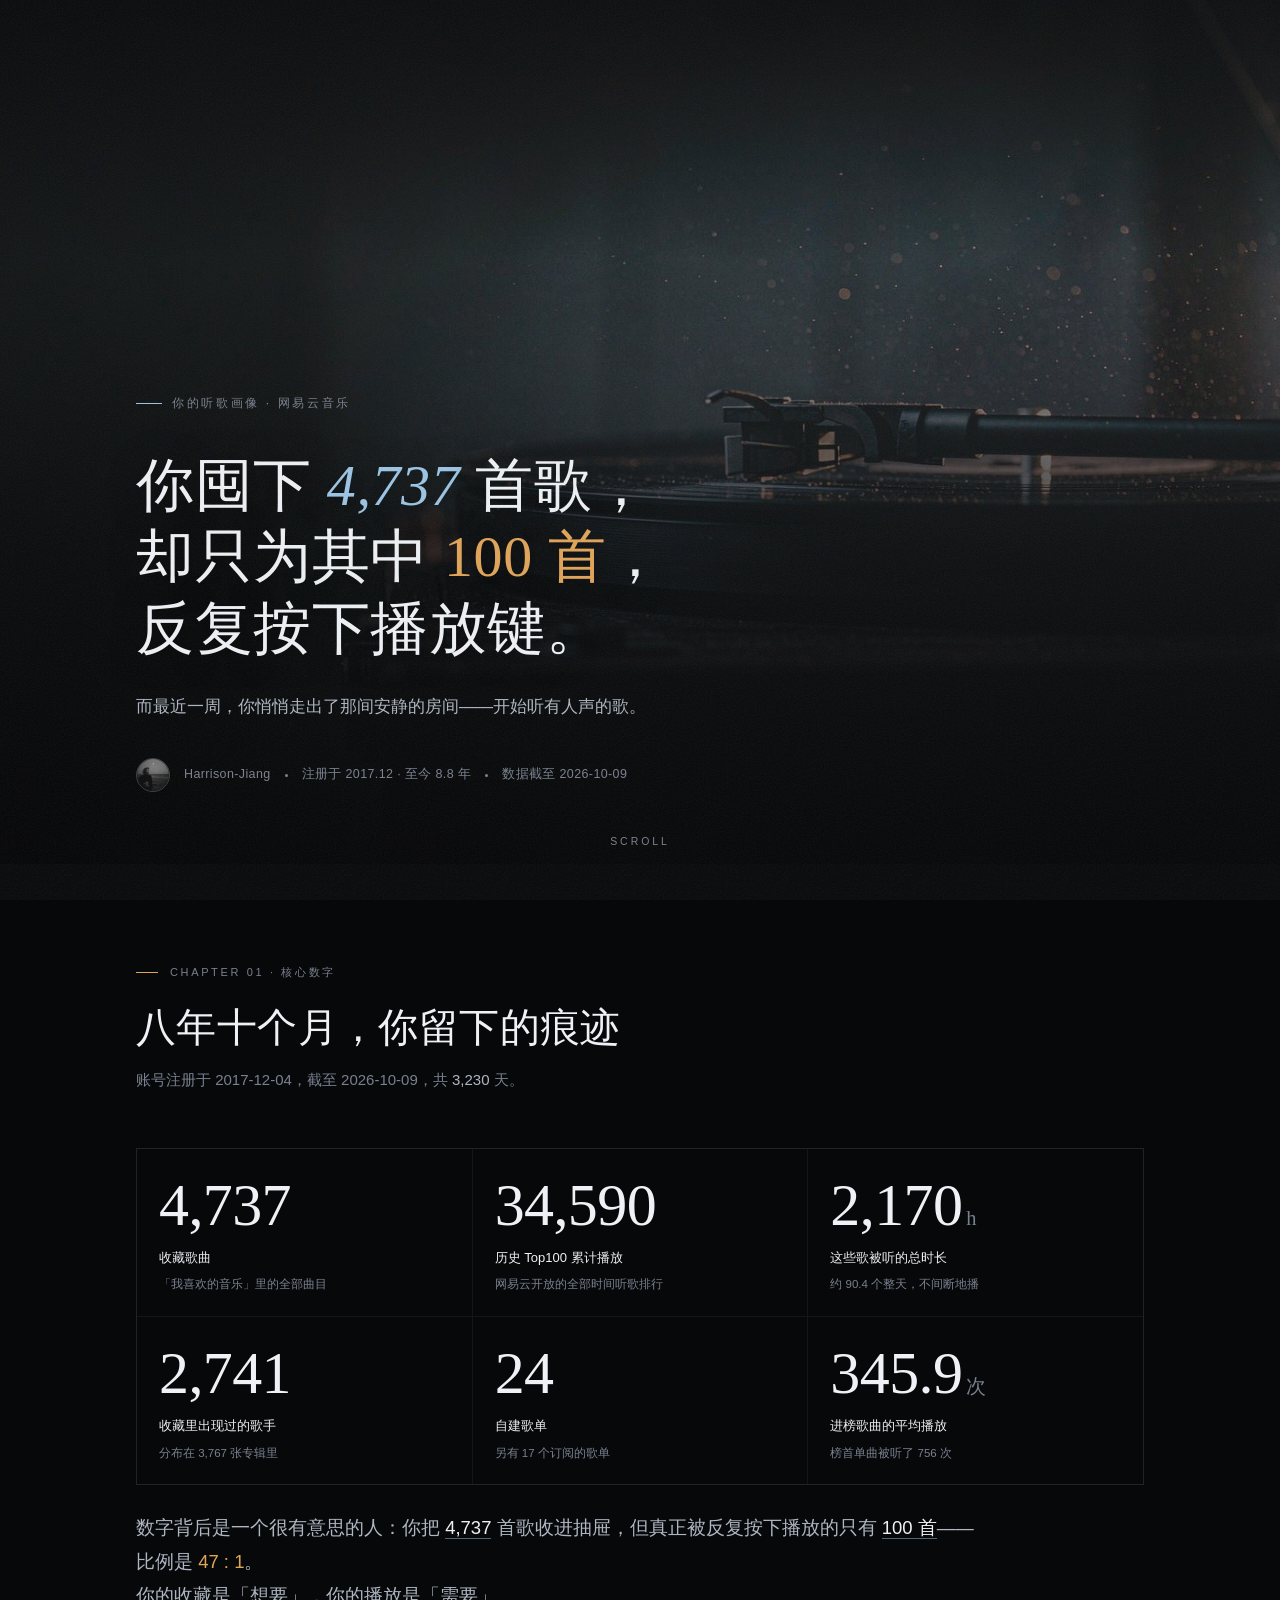
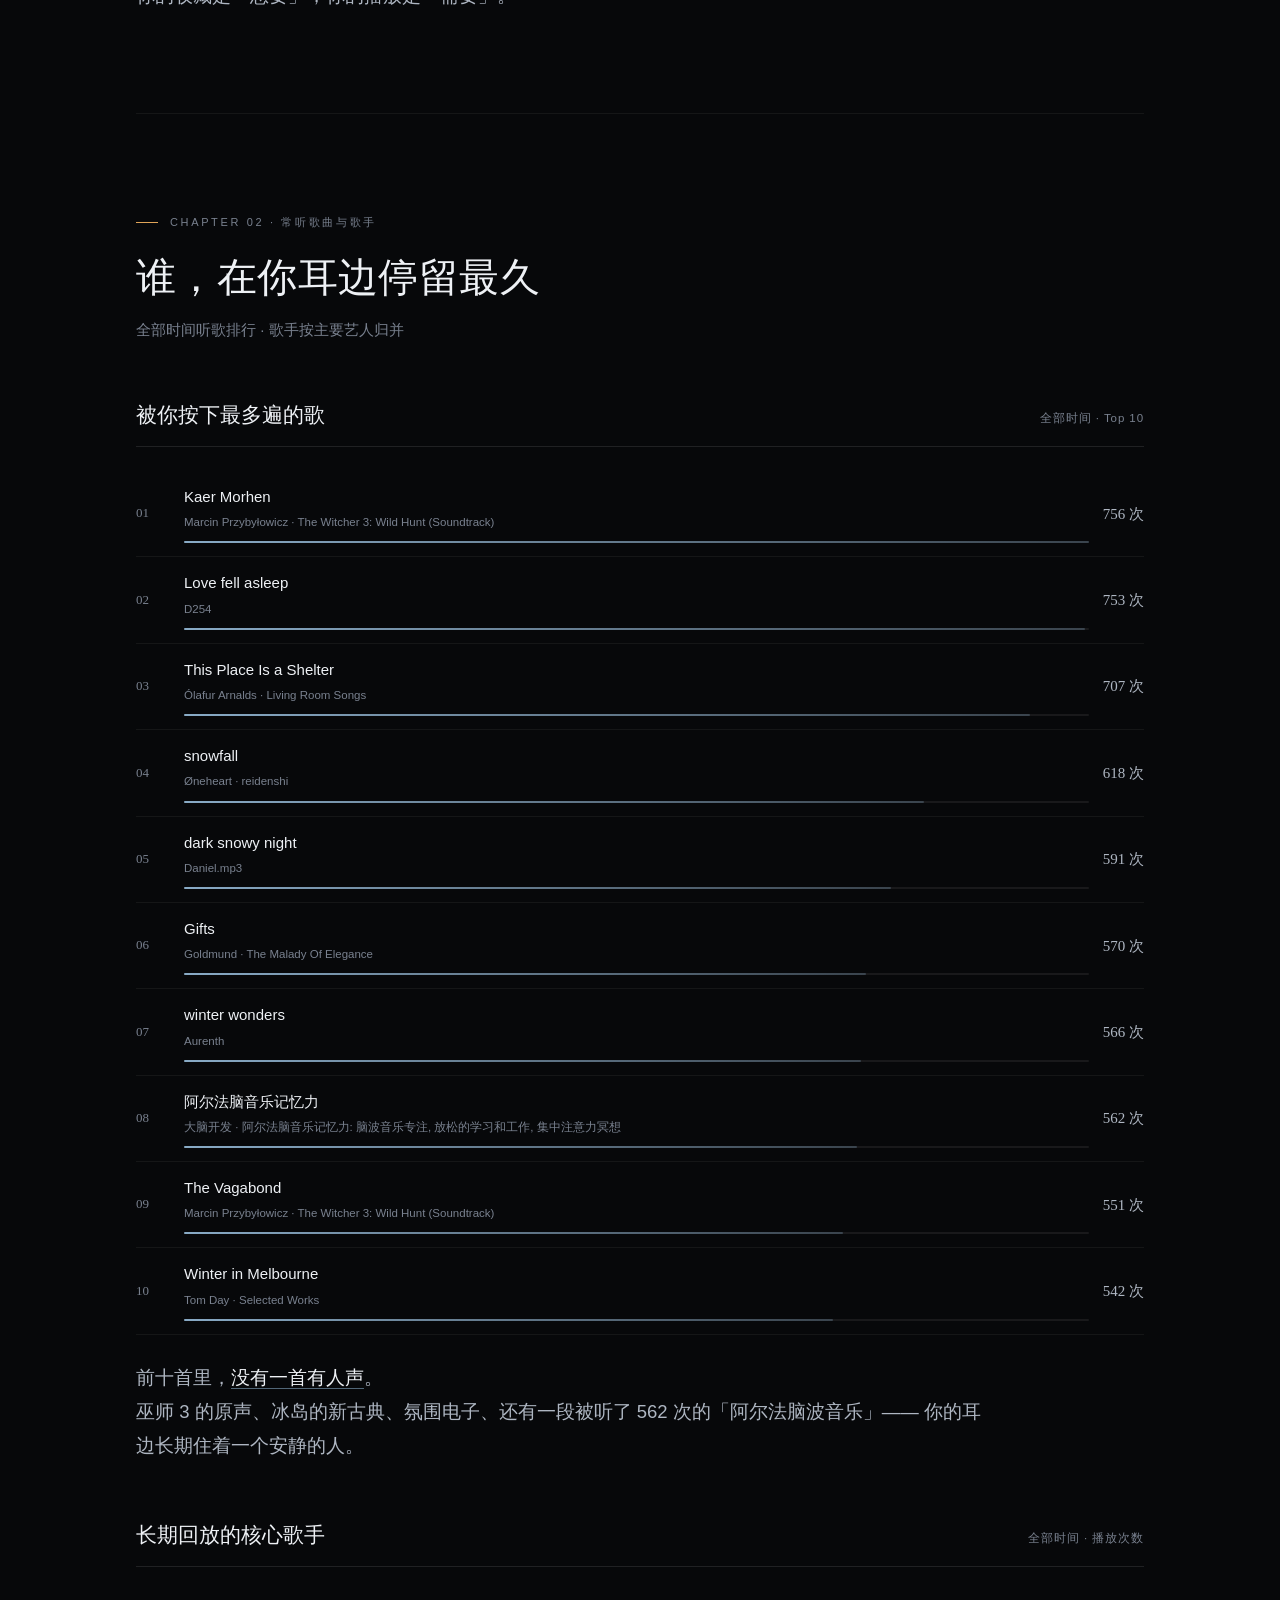
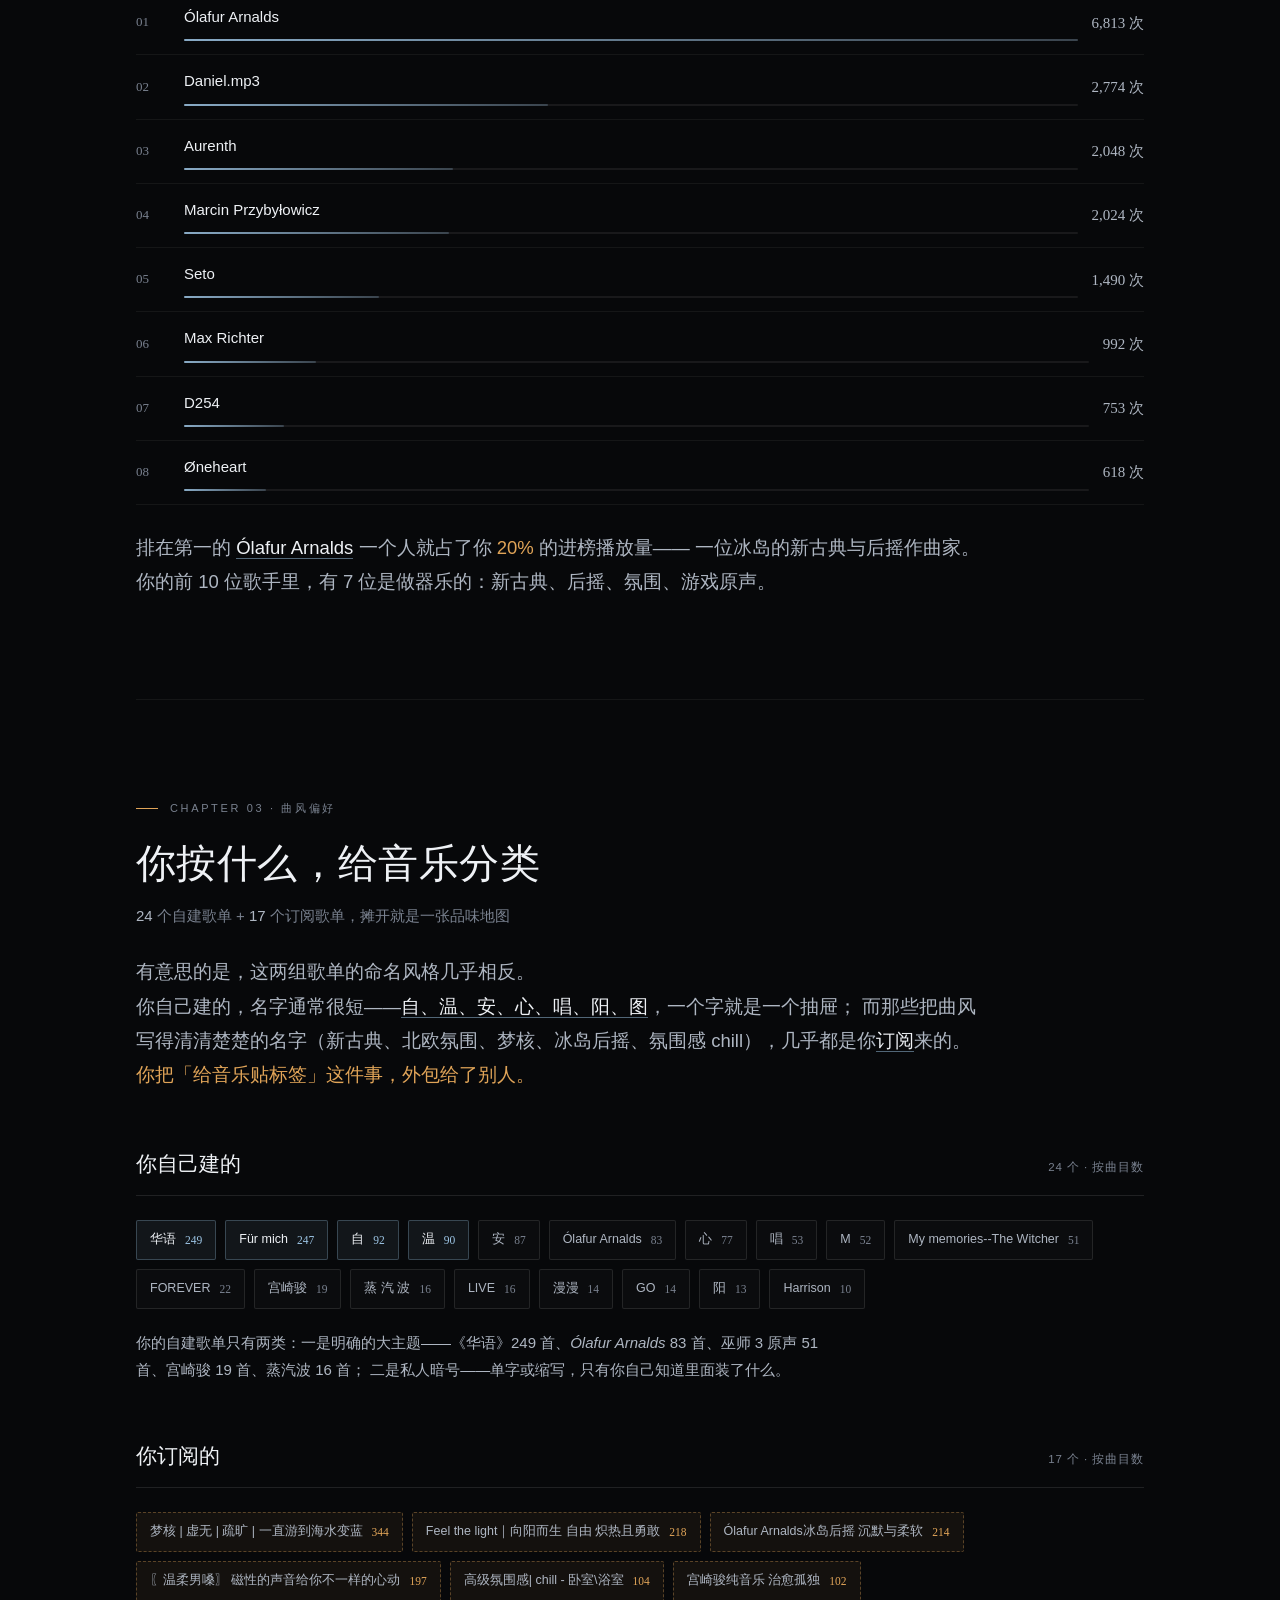
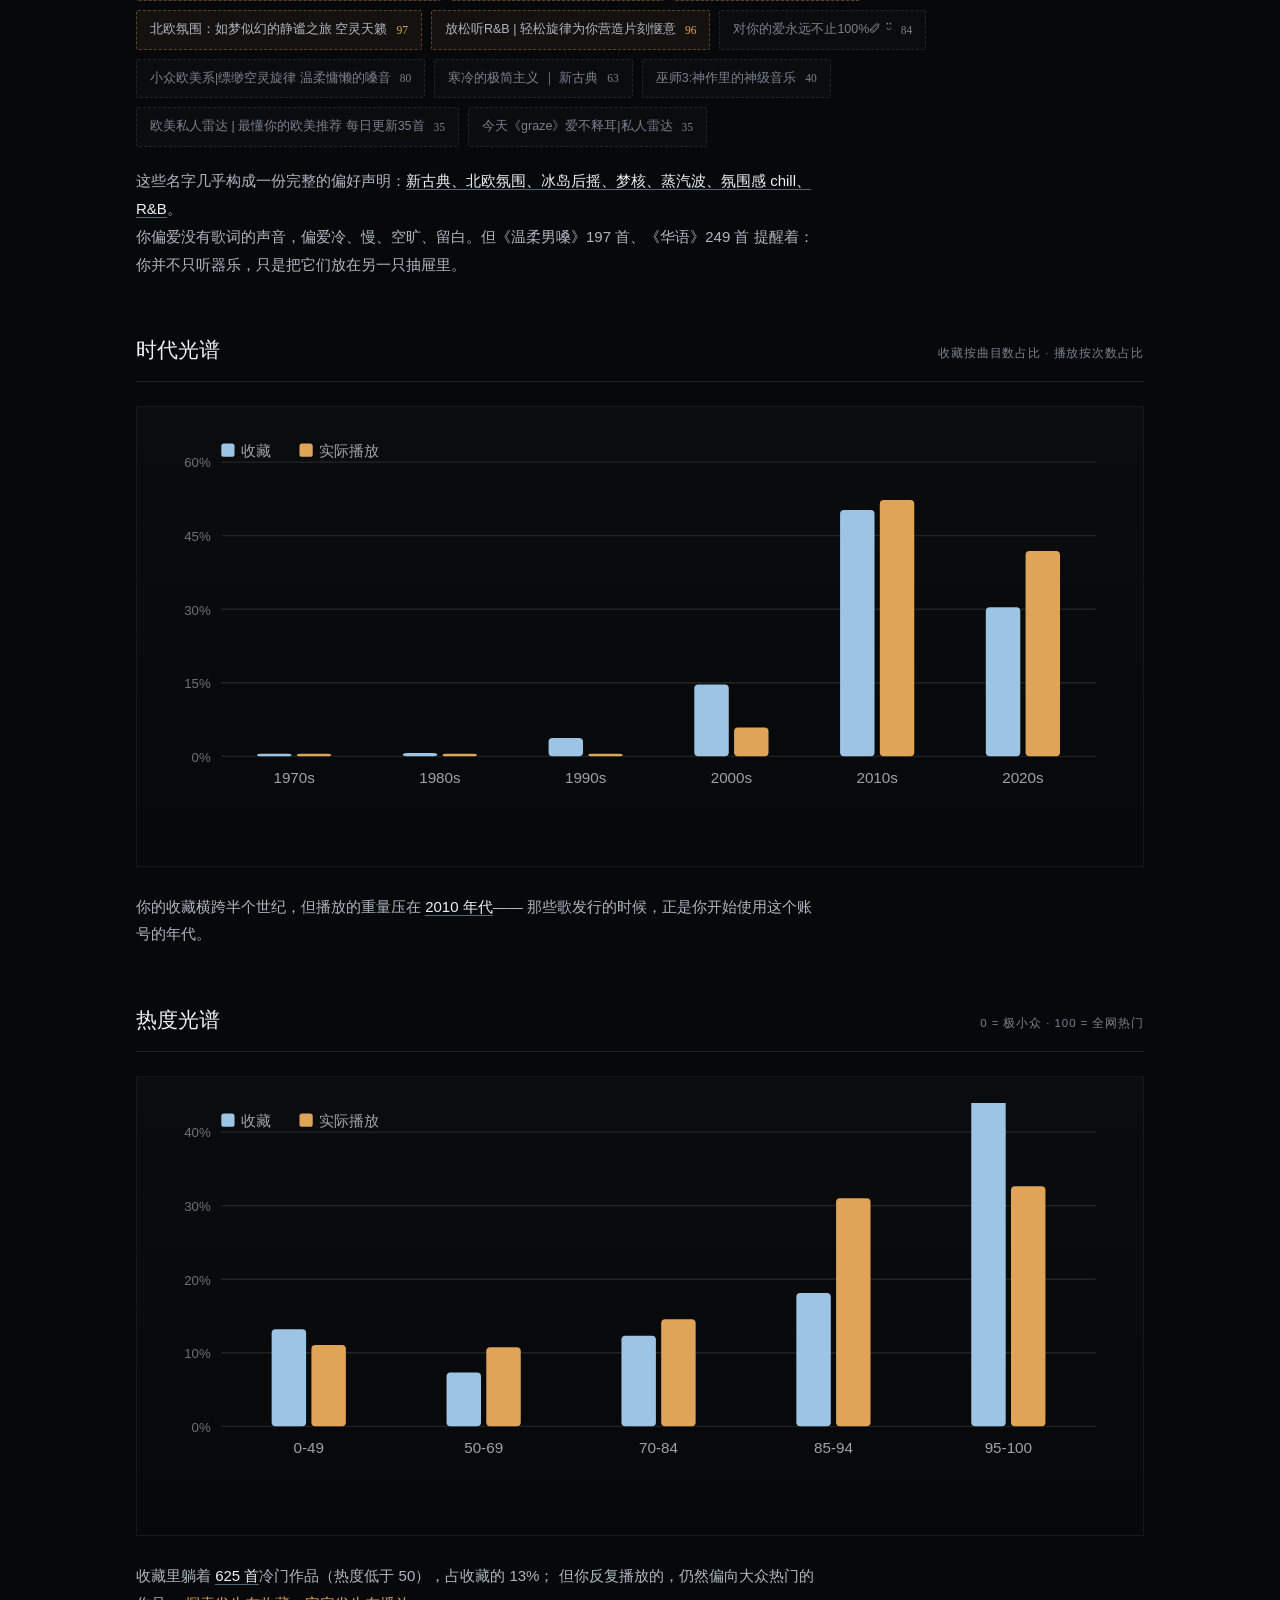
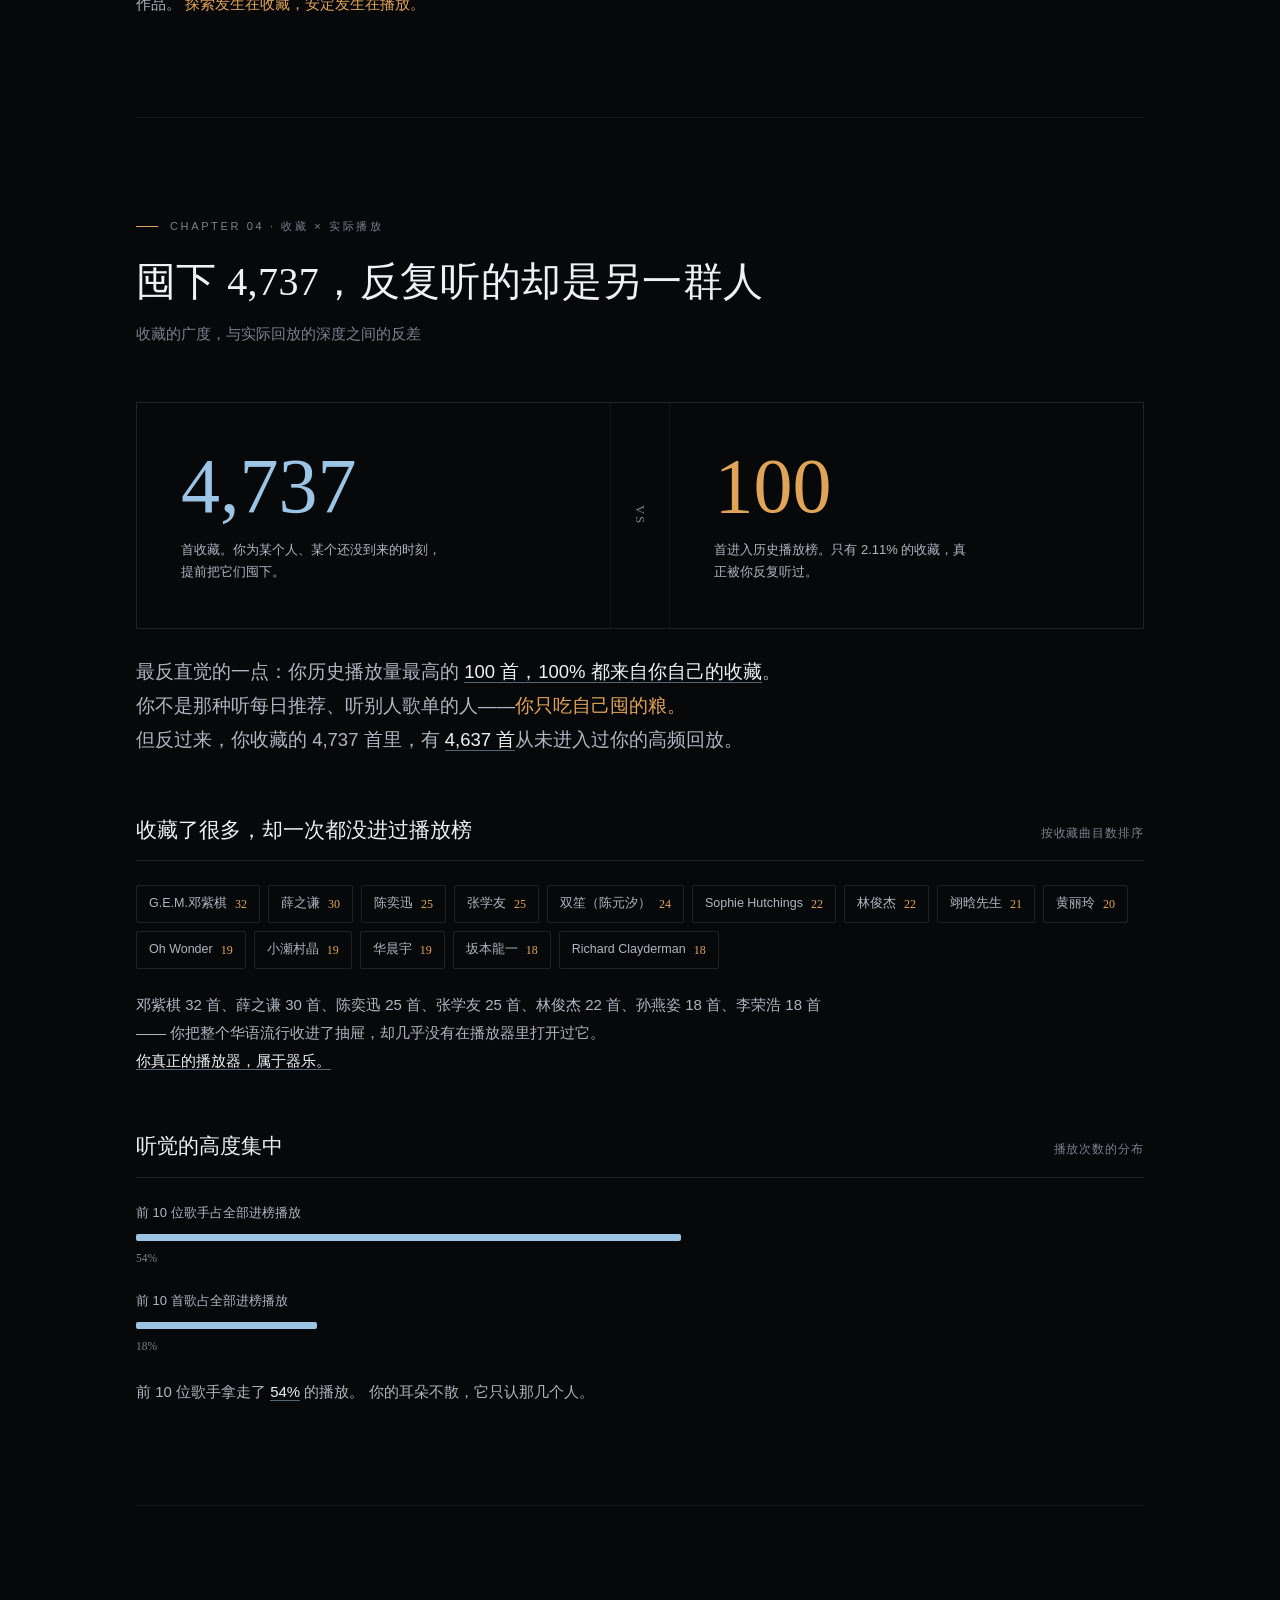
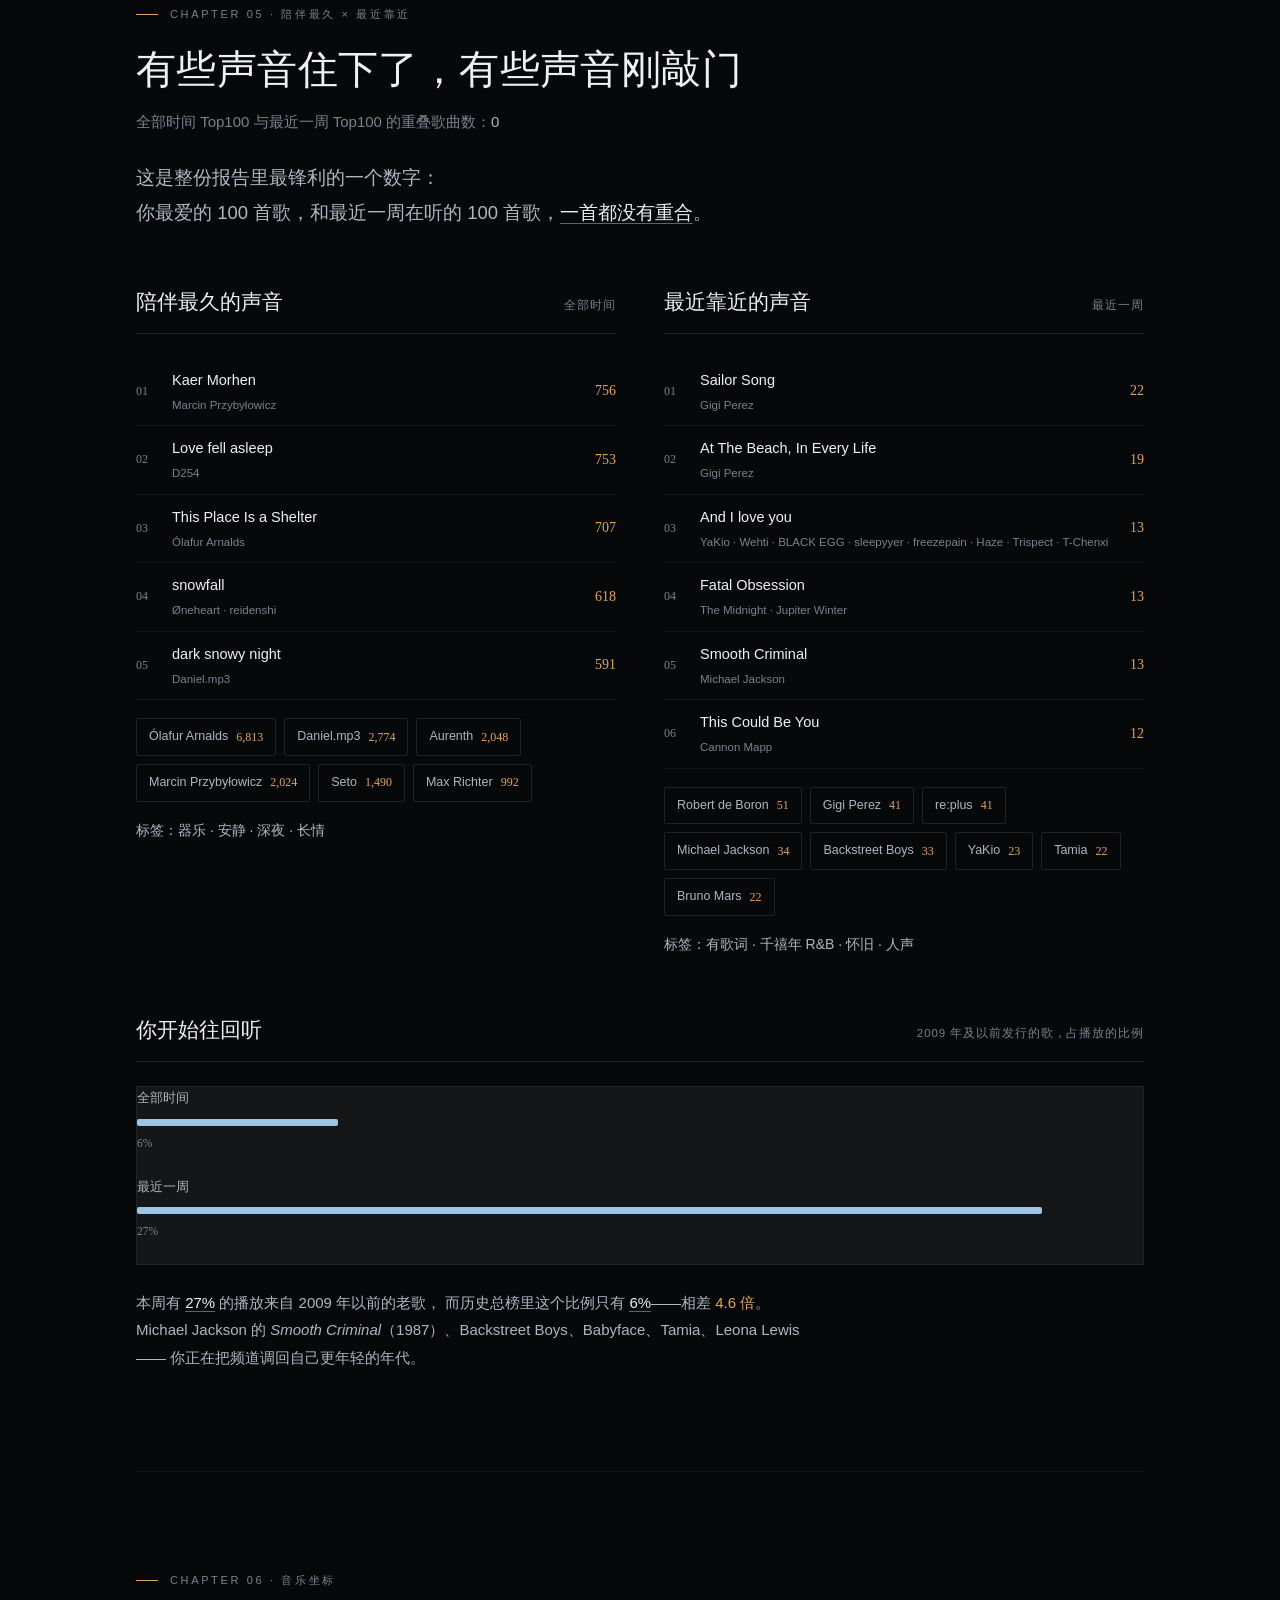
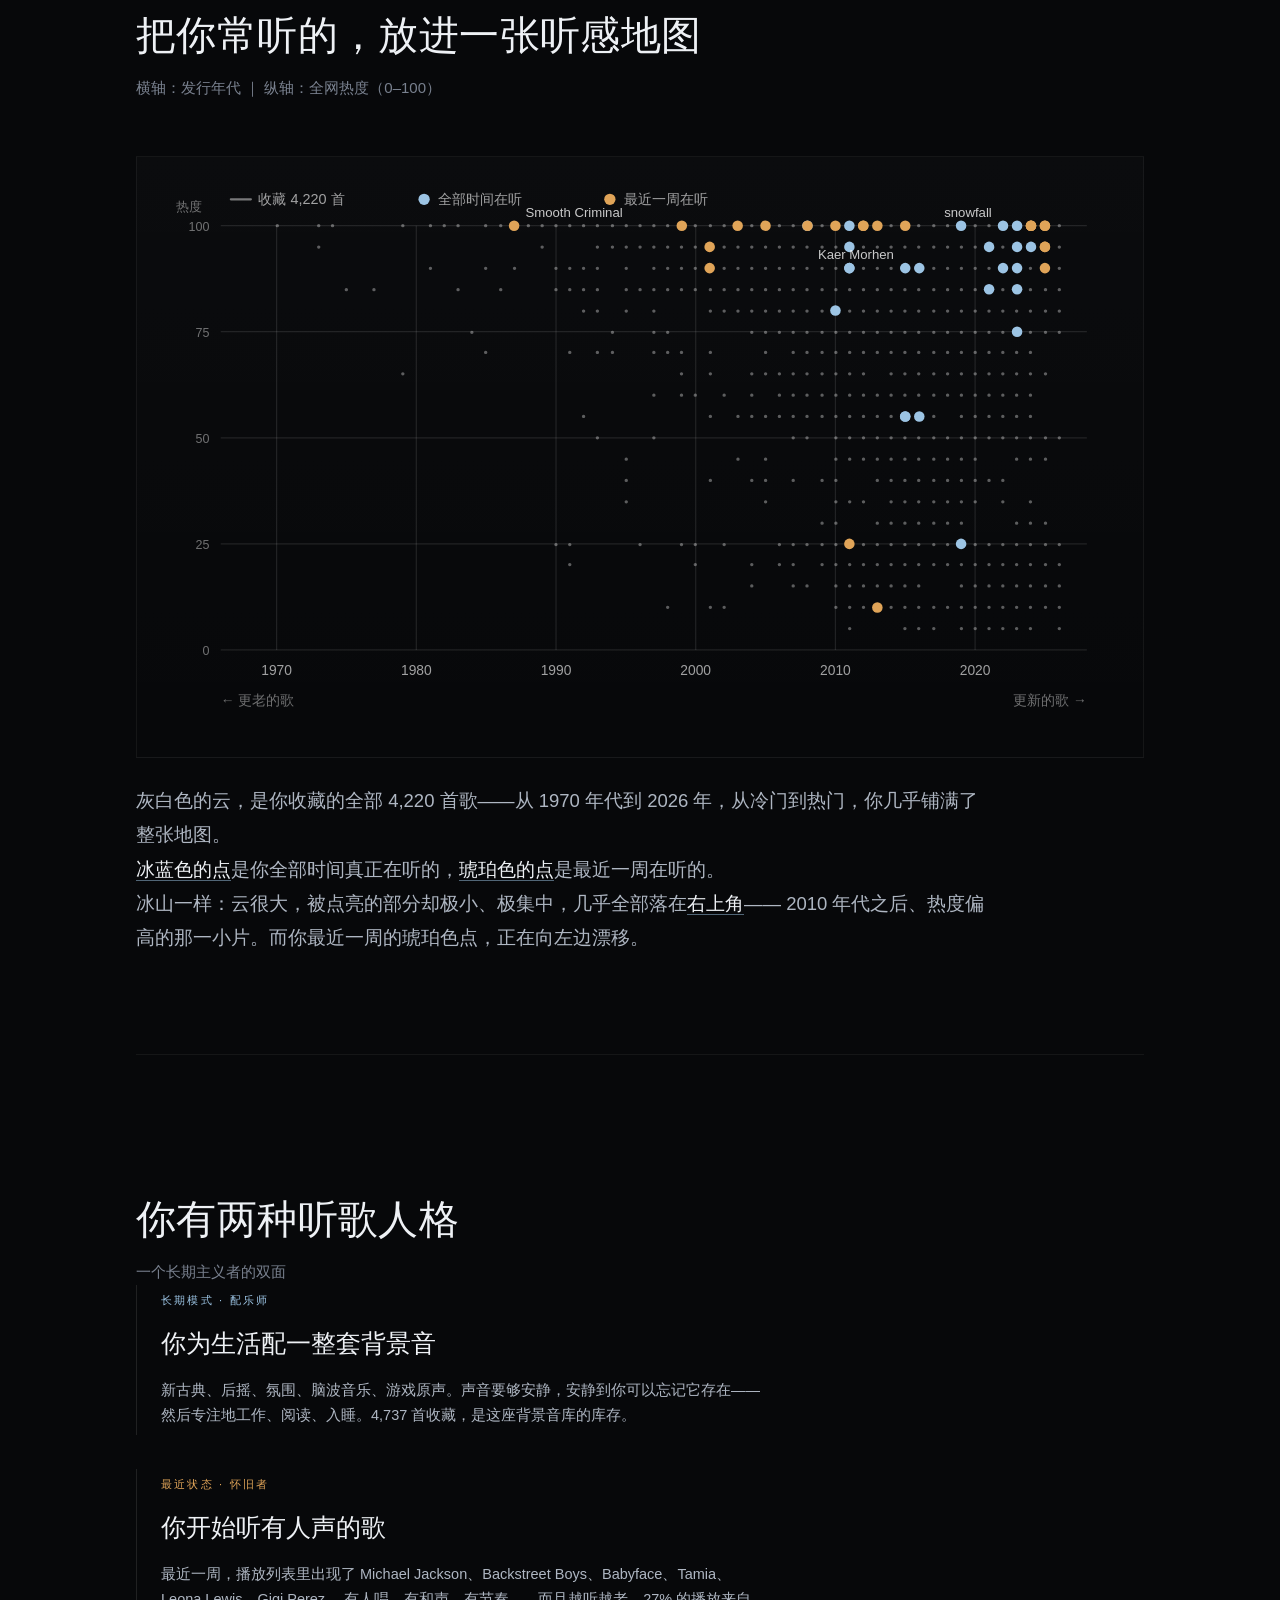
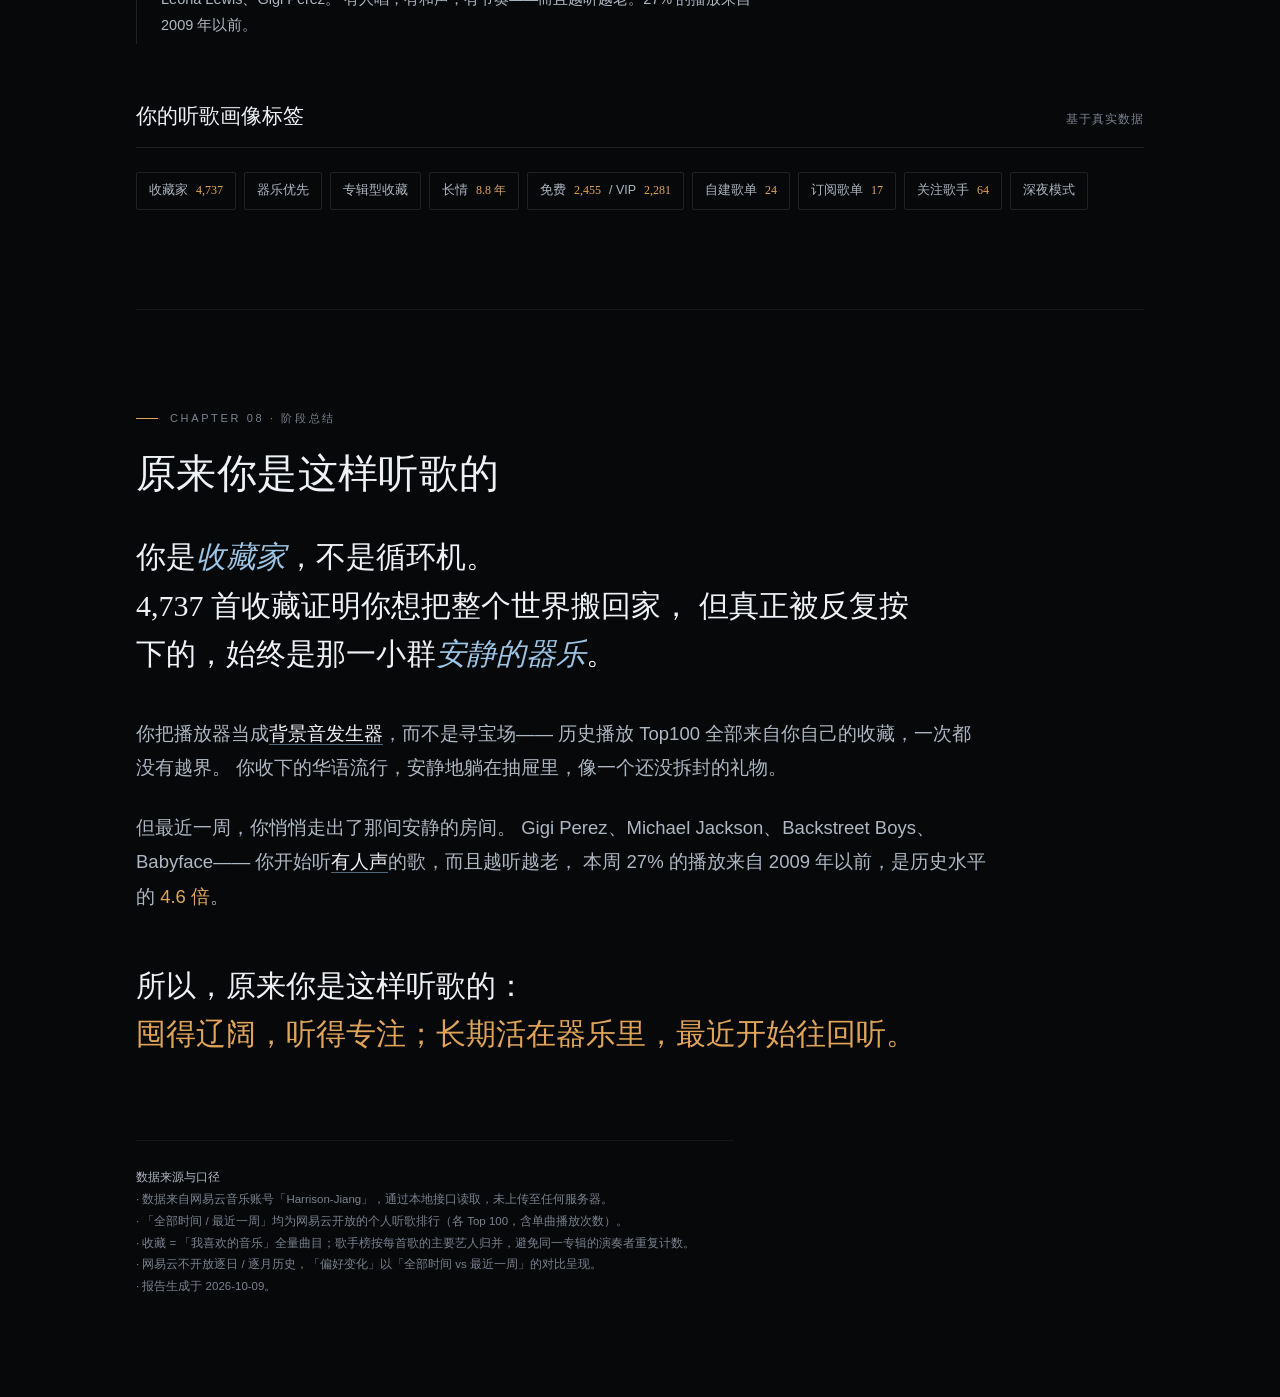
<file: netmusic-listening-portrait/index.html>
<!DOCTYPE html>
<html lang="zh-CN">
<head>
<meta charset="utf-8">
<meta name="viewport" content="width=device-width,initial-scale=1,viewport-fit=cover">
<meta name="theme-color" content="#07080a">
<title>你的听歌画像 · 网易云音乐</title>
<style>
*{box-sizing:border-box;margin:0;padding:0}
:root{
  --bg:#07080a;--bg2:#0d0f13;--bg3:#12151b;
  --ink:#eef1f5;--ink2:#aeb6c2;--ink3:#79818f;
  --line:rgba(255,255,255,.10);--line2:rgba(255,255,255,.055);
  --ice:#9cc4e4;--amber:#e0a458;
  --serif:Georgia,"Times New Roman","Songti SC","STSong",serif;
  --sans:-apple-system,BlinkMacSystemFont,"Segoe UI","PingFang SC","Hiragino Sans GB","Microsoft YaHei",sans-serif;
}
html{-webkit-text-size-adjust:100%}
body{background:var(--bg);color:var(--ink);font-family:var(--sans);line-height:1.75;
  -webkit-font-smoothing:antialiased;overflow-x:hidden}
img{max-width:100%;display:block}
a{color:inherit}

/* 颗粒质感 */
body::before{content:"";position:fixed;inset:0;pointer-events:none;z-index:99;opacity:.16;
  background-image:url("data:image/svg+xml,%3Csvg xmlns='http://www.w3.org/2000/svg' width='140' height='140'%3E%3Cfilter id='n'%3E%3CfeTurbulence type='fractalNoise' baseFrequency='.85' numOctaves='3'/%3E%3C/filter%3E%3Crect width='140' height='140' filter='url(%23n)' opacity='.5'/%3E%3C/svg%3E")}

/* ---------- HERO ---------- */
.hero{position:relative;min-height:96vh;min-height:96svh;display:flex;align-items:flex-end;overflow:hidden;
  background:#000 url("[data-uri]") center 42%/cover no-repeat}
.hero::after{content:"";position:absolute;inset:0;
  background:linear-gradient(180deg,rgba(7,8,10,.72) 0%,rgba(7,8,10,.30) 30%,rgba(7,8,10,.78) 66%,rgba(7,8,10,.97) 100%)}
.hero::before{content:"";position:absolute;inset:0;z-index:1;
  background:radial-gradient(120% 80% at 78% 42%,rgba(0,0,0,0) 20%,rgba(0,0,0,.55) 100%)}
.hero-inner{position:relative;z-index:2;width:100%;max-width:1120px;margin:0 auto;
  padding:0 clamp(20px,5vw,56px) clamp(44px,8vh,86px)}
.kicker{display:flex;align-items:center;gap:10px;font-size:12px;letter-spacing:.22em;
  text-transform:uppercase;color:var(--ink3);margin-bottom:clamp(20px,4vh,40px)}
.kicker i{width:26px;height:1px;background:var(--ice);display:inline-block}
.hero-title{font-family:var(--serif);font-weight:400;line-height:1.24;letter-spacing:.01em;
  font-size:clamp(28px,6.2vw,58px);max-width:16em;text-shadow:0 2px 30px rgba(0,0,0,.6)}
.hero-title em{font-style:italic;color:var(--ice)}
.hero-title b{font-weight:400;color:var(--amber)}
.hero-sub{margin-top:clamp(18px,3vh,30px);font-size:clamp(14px,1.9vw,17px);color:var(--ink2);max-width:34em}
.hero-meta{margin-top:clamp(24px,4vh,44px);display:flex;align-items:center;gap:14px;flex-wrap:wrap;
  font-size:12.5px;color:var(--ink3);letter-spacing:.03em}
.hero-meta img{width:34px;height:34px;border-radius:50%;object-fit:cover;
  border:1px solid rgba(255,255,255,.22)}
.hero-meta .dot{width:3px;height:3px;border-radius:50%;background:var(--ink3)}
.hero-scroll{position:absolute;left:50%;bottom:14px;z-index:2;transform:translateX(-50%);
  font-size:10.5px;letter-spacing:.28em;color:var(--ink3)}

/* ---------- 布局 ---------- */
.wrap{max-width:1120px;margin:0 auto;padding:0 clamp(20px,5vw,56px)}
.chap{padding:clamp(64px,11vh,132px) 0;border-top:1px solid var(--line2)}
.chap:first-of-type{border-top:0}
.chap-label{display:flex;align-items:center;gap:12px;font-size:11px;letter-spacing:.24em;
  text-transform:uppercase;color:var(--ink3);margin-bottom:20px}
.chap-label i{width:22px;height:1px;background:var(--amber);display:inline-block}
.chap-title{font-family:var(--serif);font-weight:400;line-height:1.28;
  font-size:clamp(24px,4.6vw,40px);max-width:22em;letter-spacing:.01em}
.chap-title em{font-style:italic;color:var(--ice)}
.chap-sub{margin-top:14px;color:var(--ink3);font-size:clamp(13px,1.7vw,15px);max-width:44em}
.chap-sub b{color:var(--ink2);font-weight:400}
.lede{margin-top:26px;font-size:clamp(15px,2.1vw,18.5px);color:var(--ink2);max-width:46em;line-height:1.85}
.lede strong{color:var(--ink);font-weight:400;border-bottom:1px solid rgba(156,196,228,.5)}
.lede .hl{color:var(--amber)}
.block{margin-top:clamp(34px,6vh,60px)}
.block-h{display:flex;align-items:baseline;justify-content:space-between;gap:16px;
  padding-bottom:12px;border-bottom:1px solid var(--line);margin-bottom:24px}
.block-h h3{font-family:var(--serif);font-weight:400;font-size:clamp(17px,2.4vw,21px)}
.block-h span{font-size:11.5px;color:var(--ink3);letter-spacing:.08em;white-space:nowrap}

/* ---------- 大数字 ---------- */
.stats{display:grid;grid-template-columns:repeat(2,1fr);gap:1px;
  background:var(--line2);border:1px solid var(--line2)}
@media(min-width:720px){.stats{grid-template-columns:repeat(3,1fr)}}
.stat{background:var(--bg);padding:26px 22px 22px}
.stat-num{font-family:var(--serif);font-weight:400;line-height:1;
  font-size:clamp(36px,8vw,60px);letter-spacing:-.01em}
.stat-num small{font-size:.34em;color:var(--ink3);margin-left:4px;letter-spacing:.04em}
.stat-label{margin-top:12px;font-size:13px;color:var(--ink)}
.stat-note{margin-top:6px;font-size:11.5px;color:var(--ink3);line-height:1.6}

/* ---------- 排行 ---------- */
.rank{list-style:none}
.rank-row{display:grid;grid-template-columns:34px 1fr auto;gap:14px;align-items:center;
  padding:13px 0;border-bottom:1px solid var(--line2)}
.rank-idx{font-family:var(--serif);font-size:13px;color:var(--ink3)}
.rank-body{min-width:0}
.rank-name{display:block;font-size:15px;color:var(--ink);overflow:hidden;text-overflow:ellipsis;white-space:nowrap}
.rank-sub{display:block;font-size:11.5px;color:var(--ink3);margin-top:2px;
  overflow:hidden;text-overflow:ellipsis;white-space:nowrap}
.rank-track{display:block;height:2px;background:rgba(255,255,255,.07);margin-top:9px;border-radius:2px}
.rank-track i{display:block;height:100%;border-radius:2px;
  background:linear-gradient(90deg,rgba(156,196,228,.85),rgba(156,196,228,.25))}
.rank-val{font-family:var(--serif);font-size:15px;color:var(--ink2);white-space:nowrap}

/* ---------- 双栏 ---------- */
.cols{display:grid;grid-template-columns:1fr;gap:clamp(28px,5vw,48px)}
@media(min-width:760px){.cols--2{grid-template-columns:1fr 1fr}}

/* ---------- 歌单地图 ---------- */
.pl-list{list-style:none;display:flex;flex-wrap:wrap;gap:9px}
.pl-chip{display:inline-flex;align-items:center;gap:9px;padding:8px 13px;border-radius:2px;
  border:1px solid var(--line);background:rgba(255,255,255,.018);font-size:12.5px;color:var(--ink2)}
.pl-chip--big{background:rgba(156,196,228,.075);border-color:rgba(156,196,228,.28);color:var(--ink)}
.pl-chip b,.pl-count{font-family:var(--serif);font-size:11.5px;color:var(--ink3)}
.pl-chip--big .pl-count{color:var(--ice)}
.pl-chip--sub{border-style:dashed;color:var(--ink3)}
.pl-chip--sub.pl-chip--big{border-color:rgba(224,164,88,.34);background:rgba(224,164,88,.06);color:var(--ink2)}
.pl-chip--sub.pl-chip--big .pl-count{color:var(--amber)}

/* ---------- 对比条 ---------- */
.cbar{margin-bottom:22px}
.cbar-label{font-size:13px;color:var(--ink2);margin-bottom:9px}
.cbar-track{display:flex;gap:3px}
.cbar-track i,.cbar-track b{display:block;height:7px;border-radius:2px}
.cbar-track b{opacity:.85}
.cbar-vals{display:flex;justify-content:space-between;margin-top:7px;font-size:11.5px;color:var(--ink3);font-family:var(--serif)}

/* ---------- 迷你列表 ---------- */
.mini{list-style:none}
.mini-row{display:grid;grid-template-columns:26px 1fr auto;gap:10px;align-items:center;
  padding:10px 0;border-bottom:1px solid var(--line2)}
.mini-idx{font-family:var(--serif);font-size:12px;color:var(--ink3)}
.mini-main{min-width:0}
.mini-main b{display:block;font-weight:400;font-size:14.5px;color:var(--ink);
  overflow:hidden;text-overflow:ellipsis;white-space:nowrap}
.mini-main em{display:block;font-style:normal;font-size:11.5px;color:var(--ink3);margin-top:2px;
  overflow:hidden;text-overflow:ellipsis;white-space:nowrap}
.mini-val{font-family:var(--serif);font-size:14px;color:var(--amber)}

.taglist{list-style:none;display:flex;flex-wrap:wrap;gap:8px}
.taglist li{display:inline-flex;align-items:center;gap:8px;padding:7px 12px;
  border:1px solid var(--line);font-size:12.5px;color:var(--ink2);border-radius:2px}
.taglist b{font-family:var(--serif);color:var(--amber);font-weight:400;font-size:12px}

/* ---------- 巨型对比 ---------- */
.duel{display:grid;grid-template-columns:1fr;gap:1px;background:var(--line2);border:1px solid var(--line2)}
@media(min-width:720px){.duel{grid-template-columns:1fr auto 1fr}}
.duel-cell{background:var(--bg);padding:clamp(26px,4vw,44px)}
.duel-num{font-family:var(--serif);font-size:clamp(42px,9vw,78px);line-height:1;font-weight:400}
.duel-num.ice{color:var(--ice)}
.duel-num.amber{color:var(--amber)}
.duel-cap{margin-top:14px;font-size:13px;color:var(--ink2);max-width:20em}
.duel-mid{display:flex;align-items:center;justify-content:center;background:var(--bg);
  padding:18px;font-family:var(--serif);color:var(--ink3);font-size:13px;letter-spacing:.12em}
@media(min-width:720px){.duel-mid{writing-mode:vertical-rl}}

/* ---------- 坐标 ---------- */
.chart{border:1px solid var(--line2);background:
  linear-gradient(180deg,rgba(255,255,255,.014),rgba(255,255,255,0)) ;padding:clamp(14px,2.6vw,26px)}

/* ---------- 人格 ---------- */
.persona{border-left:1px solid var(--line);padding:6px 0 6px 24px;margin-bottom:34px}
.persona-h{display:flex;align-items:center;gap:10px;font-size:11px;letter-spacing:.2em;
  text-transform:uppercase;color:var(--amber);margin-bottom:12px}
.persona h4{font-family:var(--serif);font-weight:400;font-size:clamp(19px,2.8vw,25px);margin-bottom:12px}
.persona p{color:var(--ink2);font-size:14.5px;max-width:42em}
.persona-h.ice{color:var(--ice)}

/* ---------- 结尾 ---------- */
.finale{font-family:var(--serif);font-size:clamp(19px,3.4vw,30px);line-height:1.62;
  max-width:26em;color:var(--ink)}
.finale em{font-style:italic;color:var(--ice)}
.finale b{font-weight:400;color:var(--amber)}
.foot{margin-top:clamp(50px,9vh,90px);padding-top:26px;border-top:1px solid var(--line2);
  font-size:11.5px;color:var(--ink3);line-height:1.9;max-width:52em}
.foot b{color:var(--ink2);font-weight:400}

/* ---------- 动效 ---------- */
html.js .reveal{opacity:0;transform:translateY(16px);transition:opacity .8s cubic-bezier(.2,.7,.2,1),transform .8s cubic-bezier(.2,.7,.2,1)}
html.js .reveal.in{opacity:1;transform:none}
@media(prefers-reduced-motion:reduce){html.js .reveal{opacity:1;transform:none;transition:none}}
</style>
</head>
<body>

<!-- ============ HERO ============ -->
<header class="hero">
  <div class="hero-inner">
    <div class="kicker"><i></i>你的听歌画像 · 网易云音乐</div>
    <h1 class="hero-title">
      你囤下 <em>4,737</em> 首歌，<br>
      却只为其中 <b>100 首</b>，<br>
      反复按下播放键。
    </h1>
    <p class="hero-sub">而最近一周，你悄悄走出了那间安静的房间——开始听有人声的歌。</p>
    <div class="hero-meta">
      <img src="[data-uri]" alt="头像">
      <span>Harrison-Jiang</span>
      <span class="dot"></span>
      <span>注册于 2017.12 · 至今 8.8 年</span>
      <span class="dot"></span>
      <span>数据截至 2026-10-09</span>
    </div>
  </div>
  <div class="hero-scroll">SCROLL</div>
</header>

<main class="wrap">

<!-- ============ 01 核心数字 ============ -->
<section class="chap" id="c1">
  <div class="chap-label reveal"><i></i>Chapter 01 · 核心数字</div>
  <h2 class="chap-title reveal">八年十个月，你留下的痕迹</h2>
  <p class="chap-sub reveal">账号注册于 2017-12-04，截至 2026-10-09，共 <b>3,230</b> 天。</p>

  <div class="stats block reveal">
    <div class="stat"><div class="stat-num">4,737</div><div class="stat-label">收藏歌曲</div><div class="stat-note">「我喜欢的音乐」里的全部曲目</div></div>
    <div class="stat"><div class="stat-num">34,590</div><div class="stat-label">历史 Top100 累计播放</div><div class="stat-note">网易云开放的全部时间听歌排行</div></div>
    <div class="stat"><div class="stat-num">2,170<small>h</small></div><div class="stat-label">这些歌被听的总时长</div><div class="stat-note">约 90.4 个整天，不间断地播</div></div>
    <div class="stat"><div class="stat-num">2,741</div><div class="stat-label">收藏里出现过的歌手</div><div class="stat-note">分布在 3,767 张专辑里</div></div>
    <div class="stat"><div class="stat-num">24</div><div class="stat-label">自建歌单</div><div class="stat-note">另有 17 个订阅的歌单</div></div>
    <div class="stat"><div class="stat-num">345.9<small>次</small></div><div class="stat-label">进榜歌曲的平均播放</div><div class="stat-note">榜首单曲被听了 756 次</div></div>
  </div>

  <p class="lede reveal">
    数字背后是一个很有意思的人：你把 <strong>4,737</strong> 首歌收进抽屉，但真正被反复按下播放的只有 <strong>100 首</strong>——
    比例是 <span class="hl">47 : 1</span>。<br>
    你的收藏是「想要」，你的播放是「需要」。
  </p>
</section>

<!-- ============ 02 常听歌曲与歌手 ============ -->
<section class="chap" id="c2">
  <div class="chap-label reveal"><i></i>Chapter 02 · 常听歌曲与歌手</div>
  <h2 class="chap-title reveal">谁，在你耳边停留最久</h2>
  <p class="chap-sub reveal">全部时间听歌排行 · 歌手按主要艺人归并</p>

  <div class="block reveal">
    <div class="block-h"><h3>被你按下最多遍的歌</h3><span>全部时间 · Top 10</span></div>
    <ul class="rank"><li class="rank-row">
        <span class="rank-idx">01</span>
        <span class="rank-body">
          <span class="rank-name">Kaer Morhen</span>
          <span class="rank-sub">Marcin Przybyłowicz · The Witcher 3: Wild Hunt (Soundtrack)</span>
          <span class="rank-track"><i style="width:100%"></i></span>
        </span>
        <span class="rank-val">756 次</span>
      </li><li class="rank-row">
        <span class="rank-idx">02</span>
        <span class="rank-body">
          <span class="rank-name">Love fell asleep</span>
          <span class="rank-sub">D254</span>
          <span class="rank-track"><i style="width:99.60317460317461%"></i></span>
        </span>
        <span class="rank-val">753 次</span>
      </li><li class="rank-row">
        <span class="rank-idx">03</span>
        <span class="rank-body">
          <span class="rank-name">This Place Is a Shelter</span>
          <span class="rank-sub">Ólafur Arnalds · Living Room Songs</span>
          <span class="rank-track"><i style="width:93.51851851851852%"></i></span>
        </span>
        <span class="rank-val">707 次</span>
      </li><li class="rank-row">
        <span class="rank-idx">04</span>
        <span class="rank-body">
          <span class="rank-name">snowfall</span>
          <span class="rank-sub">Øneheart · reidenshi</span>
          <span class="rank-track"><i style="width:81.74603174603175%"></i></span>
        </span>
        <span class="rank-val">618 次</span>
      </li><li class="rank-row">
        <span class="rank-idx">05</span>
        <span class="rank-body">
          <span class="rank-name">dark snowy night</span>
          <span class="rank-sub">Daniel.mp3</span>
          <span class="rank-track"><i style="width:78.17460317460318%"></i></span>
        </span>
        <span class="rank-val">591 次</span>
      </li><li class="rank-row">
        <span class="rank-idx">06</span>
        <span class="rank-body">
          <span class="rank-name">Gifts</span>
          <span class="rank-sub">Goldmund · The Malady Of Elegance</span>
          <span class="rank-track"><i style="width:75.39682539682539%"></i></span>
        </span>
        <span class="rank-val">570 次</span>
      </li><li class="rank-row">
        <span class="rank-idx">07</span>
        <span class="rank-body">
          <span class="rank-name">winter wonders</span>
          <span class="rank-sub">Aurenth</span>
          <span class="rank-track"><i style="width:74.86772486772487%"></i></span>
        </span>
        <span class="rank-val">566 次</span>
      </li><li class="rank-row">
        <span class="rank-idx">08</span>
        <span class="rank-body">
          <span class="rank-name">阿尔法脑音乐记忆力</span>
          <span class="rank-sub">大脑开发 · 阿尔法脑音乐记忆力: 脑波音乐专注, 放松的学习和工作, 集中注意力冥想</span>
          <span class="rank-track"><i style="width:74.33862433862434%"></i></span>
        </span>
        <span class="rank-val">562 次</span>
      </li><li class="rank-row">
        <span class="rank-idx">09</span>
        <span class="rank-body">
          <span class="rank-name">The Vagabond</span>
          <span class="rank-sub">Marcin Przybyłowicz · The Witcher 3: Wild Hunt (Soundtrack)</span>
          <span class="rank-track"><i style="width:72.88359788359789%"></i></span>
        </span>
        <span class="rank-val">551 次</span>
      </li><li class="rank-row">
        <span class="rank-idx">10</span>
        <span class="rank-body">
          <span class="rank-name">Winter in Melbourne</span>
          <span class="rank-sub">Tom Day · Selected Works</span>
          <span class="rank-track"><i style="width:71.6931216931217%"></i></span>
        </span>
        <span class="rank-val">542 次</span>
      </li></ul>
  </div>

  <p class="lede reveal">
    前十首里，<strong>没有一首有人声</strong>。<br>
    巫师 3 的原声、冰岛的新古典、氛围电子、还有一段被听了 562 次的「阿尔法脑波音乐」——
    你的耳边长期住着一个安静的人。
  </p>

  <div class="block reveal">
    <div class="block-h"><h3>长期回放的核心歌手</h3><span>全部时间 · 播放次数</span></div>
    <ul class="rank"><li class="rank-row">
        <span class="rank-idx">01</span>
        <span class="rank-body">
          <span class="rank-name">Ólafur Arnalds</span>
          
          <span class="rank-track"><i style="width:100%"></i></span>
        </span>
        <span class="rank-val">6,813 次</span>
      </li><li class="rank-row">
        <span class="rank-idx">02</span>
        <span class="rank-body">
          <span class="rank-name">Daniel.mp3</span>
          
          <span class="rank-track"><i style="width:40.71627770438867%"></i></span>
        </span>
        <span class="rank-val">2,774 次</span>
      </li><li class="rank-row">
        <span class="rank-idx">03</span>
        <span class="rank-body">
          <span class="rank-name">Aurenth</span>
          
          <span class="rank-track"><i style="width:30.060179069426095%"></i></span>
        </span>
        <span class="rank-val">2,048 次</span>
      </li><li class="rank-row">
        <span class="rank-idx">04</span>
        <span class="rank-body">
          <span class="rank-name">Marcin Przybyłowicz</span>
          
          <span class="rank-track"><i style="width:29.707911345956262%"></i></span>
        </span>
        <span class="rank-val">2,024 次</span>
      </li><li class="rank-row">
        <span class="rank-idx">05</span>
        <span class="rank-body">
          <span class="rank-name">Seto</span>
          
          <span class="rank-track"><i style="width:21.869954498752385%"></i></span>
        </span>
        <span class="rank-val">1,490 次</span>
      </li><li class="rank-row">
        <span class="rank-idx">06</span>
        <span class="rank-body">
          <span class="rank-name">Max Richter</span>
          
          <span class="rank-track"><i style="width:14.560399236753266%"></i></span>
        </span>
        <span class="rank-val">992 次</span>
      </li><li class="rank-row">
        <span class="rank-idx">07</span>
        <span class="rank-body">
          <span class="rank-name">D254</span>
          
          <span class="rank-track"><i style="width:11.052399823866137%"></i></span>
        </span>
        <span class="rank-val">753 次</span>
      </li><li class="rank-row">
        <span class="rank-idx">08</span>
        <span class="rank-body">
          <span class="rank-name">Øneheart</span>
          
          <span class="rank-track"><i style="width:9.070893879348304%"></i></span>
        </span>
        <span class="rank-val">618 次</span>
      </li></ul>
  </div>

  <p class="lede reveal">
    排在第一的 <strong>Ólafur Arnalds</strong> 一个人就占了你 <span class="hl">20%</span> 的进榜播放量——
    一位冰岛的新古典与后摇作曲家。<br>
    你的前 10 位歌手里，有 7 位是做器乐的：新古典、后摇、氛围、游戏原声。
  </p>
</section>

<!-- ============ 03 曲风偏好 ============ -->
<section class="chap" id="c3">
  <div class="chap-label reveal"><i></i>Chapter 03 · 曲风偏好</div>
  <h2 class="chap-title reveal">你按什么，给音乐分类</h2>
  <p class="chap-sub reveal"><b>24</b> 个自建歌单 + <b>17</b> 个订阅歌单，摊开就是一张品味地图</p>

  <p class="lede reveal">
    有意思的是，这两组歌单的命名风格几乎相反。<br>
    你自己建的，名字通常很短——<strong>自、温、安、心、唱、阳、图</strong>，一个字就是一个抽屉；
    而那些把曲风写得清清楚楚的名字（新古典、北欧氛围、梦核、冰岛后摇、氛围感 chill），几乎都是你<strong>订阅</strong>来的。
    <span class="hl">你把「给音乐贴标签」这件事，外包给了别人。</span>
  </p>

  <div class="block reveal">
    <div class="block-h"><h3>你自己建的</h3><span>24 个 · 按曲目数</span></div>
    <ul class="pl-list"><li class="pl-chip pl-chip--big"><span class="pl-name">华语</span><span class="pl-count">249</span></li><li class="pl-chip pl-chip--big"><span class="pl-name">Für mich </span><span class="pl-count">247</span></li><li class="pl-chip pl-chip--big"><span class="pl-name">自</span><span class="pl-count">92</span></li><li class="pl-chip pl-chip--big"><span class="pl-name">温</span><span class="pl-count">90</span></li><li class="pl-chip"><span class="pl-name">安</span><span class="pl-count">87</span></li><li class="pl-chip"><span class="pl-name">Ólafur Arnalds</span><span class="pl-count">83</span></li><li class="pl-chip"><span class="pl-name">心</span><span class="pl-count">77</span></li><li class="pl-chip"><span class="pl-name">唱</span><span class="pl-count">53</span></li><li class="pl-chip"><span class="pl-name">M</span><span class="pl-count">52</span></li><li class="pl-chip"><span class="pl-name">My memories--The Witcher</span><span class="pl-count">51</span></li><li class="pl-chip"><span class="pl-name">FOREVER</span><span class="pl-count">22</span></li><li class="pl-chip"><span class="pl-name">宫崎骏</span><span class="pl-count">19</span></li><li class="pl-chip"><span class="pl-name">蒸 汽 波</span><span class="pl-count">16</span></li><li class="pl-chip"><span class="pl-name">LIVE</span><span class="pl-count">16</span></li><li class="pl-chip"><span class="pl-name">漫漫</span><span class="pl-count">14</span></li><li class="pl-chip"><span class="pl-name">GO</span><span class="pl-count">14</span></li><li class="pl-chip"><span class="pl-name">阳</span><span class="pl-count">13</span></li><li class="pl-chip"><span class="pl-name">Harrison</span><span class="pl-count">10</span></li></ul>
    <p class="lede" style="font-size:15px;margin-top:20px">
      你的自建歌单只有两类：一是明确的大主题——《华语》249 首、<em>Ólafur Arnalds</em> 83 首、巫师 3 原声 51 首、宫崎骏 19 首、蒸汽波 16 首；
      二是私人暗号——单字或缩写，只有你自己知道里面装了什么。
    </p>
  </div>

  <div class="block reveal">
    <div class="block-h"><h3>你订阅的</h3><span>17 个 · 按曲目数</span></div>
    <ul class="pl-list"><li class="pl-chip pl-chip--big pl-chip--sub"><span class="pl-name">梦核 | 虚无 | 疏旷 | 一直游到海水变蓝</span><span class="pl-count">344</span></li><li class="pl-chip pl-chip--big pl-chip--sub"><span class="pl-name">Feel the light｜向阳而生 自由 炽热且勇敢</span><span class="pl-count">218</span></li><li class="pl-chip pl-chip--big pl-chip--sub"><span class="pl-name">Ólafur Arnalds冰岛后摇 沉默与柔软</span><span class="pl-count">214</span></li><li class="pl-chip pl-chip--big pl-chip--sub"><span class="pl-name">〖温柔男嗓〗 磁性的声音给你不一样的心动</span><span class="pl-count">197</span></li><li class="pl-chip pl-chip--big pl-chip--sub"><span class="pl-name">高级氛围感| chill - 卧室\浴室</span><span class="pl-count">104</span></li><li class="pl-chip pl-chip--big pl-chip--sub"><span class="pl-name">宫崎骏纯音乐 治愈孤独</span><span class="pl-count">102</span></li><li class="pl-chip pl-chip--big pl-chip--sub"><span class="pl-name">北欧氛围：如梦似幻的静谧之旅 空灵天籁</span><span class="pl-count">97</span></li><li class="pl-chip pl-chip--big pl-chip--sub"><span class="pl-name">放松听R&amp;B | 轻松旋律为你营造片刻惬意</span><span class="pl-count">96</span></li><li class="pl-chip pl-chip--sub"><span class="pl-name">对你的爱永远不止100%✐ ᵕ̈</span><span class="pl-count">84</span></li><li class="pl-chip pl-chip--sub"><span class="pl-name">小众欧美系|缥缈空灵旋律 温柔慵懒的嗓音</span><span class="pl-count">80</span></li><li class="pl-chip pl-chip--sub"><span class="pl-name">寒冷的极简主义 ｜ 新古典</span><span class="pl-count">63</span></li><li class="pl-chip pl-chip--sub"><span class="pl-name">巫师3:神作里的神级音乐</span><span class="pl-count">40</span></li><li class="pl-chip pl-chip--sub"><span class="pl-name">欧美私人雷达 | 最懂你的欧美推荐 每日更新35首</span><span class="pl-count">35</span></li><li class="pl-chip pl-chip--sub"><span class="pl-name">今天《graze》爱不释耳|私人雷达</span><span class="pl-count">35</span></li></ul>
    <p class="lede" style="font-size:15px;margin-top:20px">
      这些名字几乎构成一份完整的偏好声明：<strong>新古典、北欧氛围、冰岛后摇、梦核、蒸汽波、氛围感 chill、R&amp;B</strong>。<br>
      你偏爱没有歌词的声音，偏爱冷、慢、空旷、留白。但《温柔男嗓》197 首、《华语》249 首 提醒着：你并不只听器乐，只是把它们放在另一只抽屉里。
    </p>
  </div>

  <div class="block reveal">
    <div class="block-h"><h3>时代光谱</h3><span>收藏按曲目数占比 · 播放按次数占比</span></div>
    <div class="chart"><svg viewBox="0 0 720 300" width="100%" role="img" aria-label="时代光谱对比"><line x1="44" y1="22" x2="704" y2="22" stroke="rgba(255,255,255,.10)" stroke-width="1"/><text x="36" y="26" fill="rgba(255,255,255,.42)" font-size="10" text-anchor="end">60%</text><line x1="44" y1="77.5" x2="704" y2="77.5" stroke="rgba(255,255,255,.10)" stroke-width="1"/><text x="36" y="81.5" fill="rgba(255,255,255,.42)" font-size="10" text-anchor="end">45%</text><line x1="44" y1="133" x2="704" y2="133" stroke="rgba(255,255,255,.10)" stroke-width="1"/><text x="36" y="137" fill="rgba(255,255,255,.42)" font-size="10" text-anchor="end">30%</text><line x1="44" y1="188.5" x2="704" y2="188.5" stroke="rgba(255,255,255,.10)" stroke-width="1"/><text x="36" y="192.5" fill="rgba(255,255,255,.42)" font-size="10" text-anchor="end">15%</text><line x1="44" y1="244" x2="704" y2="244" stroke="rgba(255,255,255,.10)" stroke-width="1"/><text x="36" y="248" fill="rgba(255,255,255,.42)" font-size="10" text-anchor="end">0%</text><rect x="71" y="242" width="26" height="2" rx="3" fill="#9cc4e4"/><rect x="101" y="242" width="26" height="2" rx="3" fill="#e0a458"/><text x="99" y="264" fill="rgba(255,255,255,.62)" font-size="11.5" text-anchor="middle">1970s</text><rect x="181" y="241.45734597156397" width="26" height="2.542654028436019" rx="3" fill="#9cc4e4"/><rect x="211" y="242" width="26" height="2" rx="3" fill="#e0a458"/><text x="209" y="264" fill="rgba(255,255,255,.62)" font-size="11.5" text-anchor="middle">1980s</text><rect x="291" y="230.2345971563981" width="26" height="13.765402843601896" rx="3" fill="#9cc4e4"/><rect x="321" y="242" width="26" height="2" rx="3" fill="#e0a458"/><text x="319" y="264" fill="rgba(255,255,255,.62)" font-size="11.5" text-anchor="middle">1990s</text><rect x="401" y="189.72748815165878" width="26" height="54.272511848341225" rx="3" fill="#9cc4e4"/><rect x="431" y="222.3287407882089" width="26" height="21.671259211791092" rx="3" fill="#e0a458"/><text x="429" y="264" fill="rgba(255,255,255,.62)" font-size="11.5" text-anchor="middle">2000s</text><rect x="511" y="58.0355450236967" width="26" height="185.9644549763033" rx="3" fill="#9cc4e4"/><rect x="541" y="50.653957065043244" width="26" height="193.34604293495676" rx="3" fill="#e0a458"/><text x="539" y="264" fill="rgba(255,255,255,.62)" font-size="11.5" text-anchor="middle">2010s</text><rect x="621" y="131.42180094786733" width="26" height="112.57819905213267" rx="3" fill="#9cc4e4"/><rect x="651" y="89.01730214674785" width="26" height="154.98269785325215" rx="3" fill="#e0a458"/><text x="649" y="264" fill="rgba(255,255,255,.62)" font-size="11.5" text-anchor="middle">2020s</text><rect x="44" y="8" width="10" height="10" rx="2" fill="#9cc4e4"/><text x="59" y="17" fill="rgba(255,255,255,.62)" font-size="11.5">收藏</text><rect x="103" y="8" width="10" height="10" rx="2" fill="#e0a458"/><text x="118" y="17" fill="rgba(255,255,255,.62)" font-size="11.5">实际播放</text></svg></div>
    <p class="lede" style="font-size:15px">
      你的收藏横跨半个世纪，但播放的重量压在 <strong>2010 年代</strong>——
      那些歌发行的时候，正是你开始使用这个账号的年代。
    </p>
  </div>

  <div class="block reveal">
    <div class="block-h"><h3>热度光谱</h3><span>0 = 极小众 · 100 = 全网热门</span></div>
    <div class="chart"><svg viewBox="0 0 720 300" width="100%" role="img" aria-label="热度光谱对比"><line x1="44" y1="22" x2="704" y2="22" stroke="rgba(255,255,255,.10)" stroke-width="1"/><text x="36" y="26" fill="rgba(255,255,255,.42)" font-size="10" text-anchor="end">40%</text><line x1="44" y1="77.5" x2="704" y2="77.5" stroke="rgba(255,255,255,.10)" stroke-width="1"/><text x="36" y="81.5" fill="rgba(255,255,255,.42)" font-size="10" text-anchor="end">30%</text><line x1="44" y1="133" x2="704" y2="133" stroke="rgba(255,255,255,.10)" stroke-width="1"/><text x="36" y="137" fill="rgba(255,255,255,.42)" font-size="10" text-anchor="end">20%</text><line x1="44" y1="188.5" x2="704" y2="188.5" stroke="rgba(255,255,255,.10)" stroke-width="1"/><text x="36" y="192.5" fill="rgba(255,255,255,.42)" font-size="10" text-anchor="end">10%</text><line x1="44" y1="244" x2="704" y2="244" stroke="rgba(255,255,255,.10)" stroke-width="1"/><text x="36" y="248" fill="rgba(255,255,255,.42)" font-size="10" text-anchor="end">0%</text><rect x="82" y="170.77327422419256" width="26" height="73.22672577580745" rx="3" fill="#9cc4e4"/><rect x="112" y="182.56331309627058" width="26" height="61.43668690372941" rx="3" fill="#e0a458"/><text x="110" y="264" fill="rgba(255,255,255,.62)" font-size="11.5" text-anchor="middle">0-49</text><rect x="214" y="203.3445218492717" width="26" height="40.65547815072831" rx="3" fill="#9cc4e4"/><rect x="244" y="184.42454466608848" width="26" height="59.57545533391153" rx="3" fill="#e0a458"/><text x="242" y="264" fill="rgba(255,255,255,.62)" font-size="11.5" text-anchor="middle">50-69</text><rect x="346" y="175.57694743508551" width="26" height="68.4230525649145" rx="3" fill="#9cc4e4"/><rect x="376" y="163.24501300954034" width="26" height="80.75498699045967" rx="3" fill="#e0a458"/><text x="374" y="264" fill="rgba(255,255,255,.62)" font-size="11.5" text-anchor="middle">70-84</text><rect x="478" y="143.3571880937302" width="26" height="100.6428119062698" rx="3" fill="#9cc4e4"/><rect x="508" y="71.88421509106678" width="26" height="172.11578490893322" rx="3" fill="#e0a458"/><text x="506" y="264" fill="rgba(255,255,255,.62)" font-size="11.5" text-anchor="middle">85-94</text><rect x="610" y="-28.05193160227992" width="26" height="272.0519316022799" rx="3" fill="#9cc4e4"/><rect x="640" y="62.88291413703385" width="26" height="181.11708586296615" rx="3" fill="#e0a458"/><text x="638" y="264" fill="rgba(255,255,255,.62)" font-size="11.5" text-anchor="middle">95-100</text><rect x="44" y="8" width="10" height="10" rx="2" fill="#9cc4e4"/><text x="59" y="17" fill="rgba(255,255,255,.62)" font-size="11.5">收藏</text><rect x="103" y="8" width="10" height="10" rx="2" fill="#e0a458"/><text x="118" y="17" fill="rgba(255,255,255,.62)" font-size="11.5">实际播放</text></svg></div>
    <p class="lede" style="font-size:15px">
      收藏里躺着 <strong>625 首</strong>冷门作品（热度低于 50），占收藏的 13%；
      但你反复播放的，仍然偏向大众热门的作品。
      <span class="hl">探索发生在收藏，安定发生在播放。</span>
    </p>
  </div>
</section>

<!-- ============ 04 收藏 × 播放 ============ -->
<section class="chap" id="c4">
  <div class="chap-label reveal"><i></i>Chapter 04 · 收藏 × 实际播放</div>
  <h2 class="chap-title reveal">囤下 4,737，反复听的却是另一群人</h2>
  <p class="chap-sub reveal">收藏的广度，与实际回放的深度之间的反差</p>

  <div class="duel block reveal">
    <div class="duel-cell">
      <div class="duel-num ice">4,737</div>
      <div class="duel-cap">首收藏。你为某个人、某个还没到来的时刻，提前把它们囤下。</div>
    </div>
    <div class="duel-mid">VS</div>
    <div class="duel-cell">
      <div class="duel-num amber">100</div>
      <div class="duel-cap">首进入历史播放榜。只有 2.11% 的收藏，真正被你反复听过。</div>
    </div>
  </div>

  <p class="lede reveal">
    最反直觉的一点：你历史播放量最高的 <strong>100 首，100% 都来自你自己的收藏</strong>。<br>
    你不是那种听每日推荐、听别人歌单的人——<span class="hl">你只吃自己囤的粮。</span><br>
    但反过来，你收藏的 4,737 首里，有 <strong>4,637 首</strong>从未进入过你的高频回放。
  </p>

  <div class="block reveal">
    <div class="block-h"><h3>收藏了很多，却一次都没进过播放榜</h3><span>按收藏曲目数排序</span></div>
    <ul class="taglist"><li><span>G.E.M.邓紫棋</span><b>32</b></li><li><span>薛之谦</span><b>30</b></li><li><span>陈奕迅</span><b>25</b></li><li><span>张学友</span><b>25</b></li><li><span>双笙（陈元汐）</span><b>24</b></li><li><span>Sophie Hutchings</span><b>22</b></li><li><span>林俊杰</span><b>22</b></li><li><span>翊晗先生</span><b>21</b></li><li><span>黄丽玲</span><b>20</b></li><li><span>Oh Wonder</span><b>19</b></li><li><span>小瀬村晶</span><b>19</b></li><li><span>华晨宇</span><b>19</b></li><li><span>坂本龍一</span><b>18</b></li><li><span>Richard Clayderman</span><b>18</b></li></ul>
    <p class="lede" style="font-size:15px;margin-top:22px">
      邓紫棋 32 首、薛之谦 30 首、陈奕迅 25 首、张学友 25 首、林俊杰 22 首、孙燕姿 18 首、李荣浩 18 首——
      你把整个华语流行收进了抽屉，却几乎没有在播放器里打开过它。<br>
      <strong>你真正的播放器，属于器乐。</strong>
    </p>
  </div>

  <div class="block reveal">
    <div class="block-h"><h3>听觉的高度集中</h3><span>播放次数的分布</span></div>
    <div class="cbar">
    <div class="cbar-label">前 10 位歌手占全部进榜播放</div>
    <div class="cbar-track"><i style="width:54.04452153801677%;background:#9cc4e4"></i><b style="width:0%;background:#e0a458"></b></div>
    <div class="cbar-vals"><span>54%</span><span></span></div>
  </div>
    <div class="cbar">
    <div class="cbar-label">前 10 首歌占全部进榜播放</div>
    <div class="cbar-track"><i style="width:17.970511708586294%;background:#9cc4e4"></i><b style="width:0%;background:#e0a458"></b></div>
    <div class="cbar-vals"><span>18%</span><span></span></div>
  </div>
    <p class="lede" style="font-size:15px;margin-top:22px">
      前 10 位歌手拿走了 <strong>54%</strong> 的播放。
      你的耳朵不散，它只认那几个人。
    </p>
  </div>
</section>

<!-- ============ 05 陪伴最久 × 最近靠近 ============ -->
<section class="chap" id="c5">
  <div class="chap-label reveal"><i></i>Chapter 05 · 陪伴最久 × 最近靠近</div>
  <h2 class="chap-title reveal">有些声音住下了，有些声音刚敲门</h2>
  <p class="chap-sub reveal">全部时间 Top100 与最近一周 Top100 的重叠歌曲数：<b>0</b></p>

  <p class="lede reveal">
    这是整份报告里最锋利的一个数字：<br>
    你最爱的 100 首歌，和最近一周在听的 100 首歌，<strong>一首都没有重合</strong>。
  </p>

  <div class="cols cols--2 block reveal">
    <div>
      <div class="block-h"><h3>陪伴最久的声音</h3><span>全部时间</span></div>
      <ul class="mini">
        <li class="mini-row"><span class="mini-idx">01</span><span class="mini-main"><b>Kaer Morhen</b><em>Marcin Przybyłowicz</em></span><span class="mini-val">756</span></li><li class="mini-row"><span class="mini-idx">02</span><span class="mini-main"><b>Love fell asleep</b><em>D254</em></span><span class="mini-val">753</span></li><li class="mini-row"><span class="mini-idx">03</span><span class="mini-main"><b>This Place Is a Shelter</b><em>Ólafur Arnalds</em></span><span class="mini-val">707</span></li><li class="mini-row"><span class="mini-idx">04</span><span class="mini-main"><b>snowfall</b><em>Øneheart · reidenshi</em></span><span class="mini-val">618</span></li><li class="mini-row"><span class="mini-idx">05</span><span class="mini-main"><b>dark snowy night</b><em>Daniel.mp3</em></span><span class="mini-val">591</span></li>
      </ul>
      <ul class="taglist" style="margin-top:18px"><li><span>Ólafur Arnalds</span><b>6,813</b></li><li><span>Daniel.mp3</span><b>2,774</b></li><li><span>Aurenth</span><b>2,048</b></li><li><span>Marcin Przybyłowicz</span><b>2,024</b></li><li><span>Seto</span><b>1,490</b></li><li><span>Max Richter</span><b>992</b></li></ul>
      <p class="lede" style="font-size:14px;margin-top:16px">标签：器乐 · 安静 · 深夜 · 长情</p>
    </div>
    <div>
      <div class="block-h"><h3>最近靠近的声音</h3><span>最近一周</span></div>
      <ul class="mini">
        <li class="mini-row"><span class="mini-idx">01</span><span class="mini-main"><b>Sailor Song</b><em>Gigi Perez</em></span><span class="mini-val">22</span></li><li class="mini-row"><span class="mini-idx">02</span><span class="mini-main"><b>At The Beach, In Every Life</b><em>Gigi Perez</em></span><span class="mini-val">19</span></li><li class="mini-row"><span class="mini-idx">03</span><span class="mini-main"><b>And I love you</b><em>YaKio · Wehti · BLACK EGG · sleepyyer · freezepain · Haze · Trispect · T-Chenxi</em></span><span class="mini-val">13</span></li><li class="mini-row"><span class="mini-idx">04</span><span class="mini-main"><b>Fatal Obsession</b><em>The Midnight · Jupiter Winter</em></span><span class="mini-val">13</span></li><li class="mini-row"><span class="mini-idx">05</span><span class="mini-main"><b>Smooth Criminal</b><em>Michael Jackson</em></span><span class="mini-val">13</span></li><li class="mini-row"><span class="mini-idx">06</span><span class="mini-main"><b>This Could Be You</b><em>Cannon Mapp</em></span><span class="mini-val">12</span></li>
      </ul>
      <ul class="taglist" style="margin-top:18px"><li><span>Robert de Boron</span><b>51</b></li><li><span>Gigi Perez</span><b>41</b></li><li><span>re:plus</span><b>41</b></li><li><span>Michael Jackson</span><b>34</b></li><li><span>Backstreet Boys</span><b>33</b></li><li><span>YaKio</span><b>23</b></li><li><span>Tamia</span><b>22</b></li><li><span>Bruno Mars</span><b>22</b></li></ul>
      <p class="lede" style="font-size:14px;margin-top:16px">标签：有歌词 · 千禧年 R&amp;B · 怀旧 · 人声</p>
    </div>
  </div>

  <div class="block reveal">
    <div class="block-h"><h3>你开始往回听</h3><span>2009 年及以前发行的歌，占播放的比例</span></div>
    <div class="duel" style="grid-template-columns:1fr">
      <div class="cbar">
    <div class="cbar-label">全部时间</div>
    <div class="cbar-track"><i style="width:20%;background:#9cc4e4"></i><b style="width:0%;background:#e0a458"></b></div>
    <div class="cbar-vals"><span>6%</span><span></span></div>
  </div>
      <div class="cbar">
    <div class="cbar-label">最近一周</div>
    <div class="cbar-track"><i style="width:90%;background:#9cc4e4"></i><b style="width:0%;background:#e0a458"></b></div>
    <div class="cbar-vals"><span>27%</span><span></span></div>
  </div>
    </div>
    <p class="lede" style="font-size:15px;margin-top:24px">
      本周有 <strong>27%</strong> 的播放来自 2009 年以前的老歌，
      而历史总榜里这个比例只有 <strong>6%</strong>——相差 <span class="hl">4.6 倍</span>。<br>
      Michael Jackson 的 <em>Smooth Criminal</em>（1987）、Backstreet Boys、Babyface、Tamia、Leona Lewis——
      你正在把频道调回自己更年轻的年代。
    </p>
  </div>
</section>

<!-- ============ 06 音乐坐标 ============ -->
<section class="chap" id="c6">
  <div class="chap-label reveal"><i></i>Chapter 06 · 音乐坐标</div>
  <h2 class="chap-title reveal">把你常听的，放进一张听感地图</h2>
  <p class="chap-sub reveal">横轴：发行年代 ｜ 纵轴：全网热度（0–100）</p>

  <div class="chart block reveal"><svg viewBox="0 0 760 430" width="100%" role="img" aria-label="收藏与播放的听感地图"><line x1="46" y1="34" x2="736" y2="34" stroke="rgba(255,255,255,.10)"/><text x="37" y="38" fill="rgba(255,255,255,.42)" font-size="10" text-anchor="end">100</text><line x1="46" y1="118.5" x2="736" y2="118.5" stroke="rgba(255,255,255,.10)"/><text x="37" y="122.5" fill="rgba(255,255,255,.42)" font-size="10" text-anchor="end">75</text><line x1="46" y1="203" x2="736" y2="203" stroke="rgba(255,255,255,.10)"/><text x="37" y="207" fill="rgba(255,255,255,.42)" font-size="10" text-anchor="end">50</text><line x1="46" y1="287.5" x2="736" y2="287.5" stroke="rgba(255,255,255,.10)"/><text x="37" y="291.5" fill="rgba(255,255,255,.42)" font-size="10" text-anchor="end">25</text><line x1="46" y1="372" x2="736" y2="372" stroke="rgba(255,255,255,.10)"/><text x="37" y="376" fill="rgba(255,255,255,.42)" font-size="10" text-anchor="end">0</text><line x1="90.51612903225806" y1="34" x2="90.51612903225806" y2="372" stroke="rgba(255,255,255,.10)"/><text x="90.51612903225806" y="392" fill="rgba(255,255,255,.62)" font-size="11" text-anchor="middle">1970</text><line x1="201.80645161290323" y1="34" x2="201.80645161290323" y2="372" stroke="rgba(255,255,255,.10)"/><text x="201.80645161290323" y="392" fill="rgba(255,255,255,.62)" font-size="11" text-anchor="middle">1980</text><line x1="313.09677419354836" y1="34" x2="313.09677419354836" y2="372" stroke="rgba(255,255,255,.10)"/><text x="313.09677419354836" y="392" fill="rgba(255,255,255,.62)" font-size="11" text-anchor="middle">1990</text><line x1="424.38709677419354" y1="34" x2="424.38709677419354" y2="372" stroke="rgba(255,255,255,.10)"/><text x="424.38709677419354" y="392" fill="rgba(255,255,255,.62)" font-size="11" text-anchor="middle">2000</text><line x1="535.6774193548388" y1="34" x2="535.6774193548388" y2="372" stroke="rgba(255,255,255,.10)"/><text x="535.6774193548388" y="392" fill="rgba(255,255,255,.62)" font-size="11" text-anchor="middle">2010</text><line x1="646.9677419354839" y1="34" x2="646.9677419354839" y2="372" stroke="rgba(255,255,255,.10)"/><text x="646.9677419354839" y="392" fill="rgba(255,255,255,.62)" font-size="11" text-anchor="middle">2020</text><path d="M525 186h.1M602 51h.1M502 51h.1M502 119h.1M614 85h.1M636 34h.1M447 68h.1M536 135h.1M625 85h.1M491 119h.1M703 34h.1M558 34h.1M614 34h.1M591 135h.1M591 102h.1M591 288h.1M658 34h.1M703 288h.1M703 271h.1M714 203h.1M591 169h.1M458 85h.1M513 85h.1M614 34h.1M691 34h.1M547 51h.1M525 34h.1M602 85h.1M647 135h.1M647 102h.1M591 85h.1M658 68h.1M691 135h.1M703 68h.1M703 304h.1M703 304h.1M280 34h.1M625 68h.1M513 34h.1M636 321h.1M714 51h.1M714 288h.1M636 338h.1M636 321h.1M636 237h.1M491 85h.1M669 152h.1M703 68h.1M591 169h.1M602 85h.1M691 102h.1M691 85h.1M591 102h.1M614 152h.1M691 34h.1M703 51h.1M391 51h.1M691 68h.1M669 68h.1M636 51h.1M625 119h.1M580 102h.1M691 34h.1M602 135h.1M714 34h.1M647 68h.1M691 34h.1M614 102h.1M614 34h.1M647 68h.1M480 186h.1M502 102h.1M647 51h.1M669 119h.1M602 51h.1M691 51h.1M636 34h.1M580 51h.1M714 34h.1M703 34h.1M625 34h.1M547 152h.1M491 186h.1M591 102h.1M380 85h.1M647 85h.1M703 51h.1M458 220h.1M703 51h.1M658 102h.1M536 102h.1M213 68h.1M569 68h.1M480 220h.1M614 85h.1M714 34h.1M536 85h.1M569 68h.1M513 51h.1M658 304h.1M469 237h.1M436 135h.1M591 68h.1M547 102h.1M391 135h.1M714 34h.1M703 68h.1M680 119h.1M703 68h.1M703 34h.1M691 34h.1M703 51h.1M658 51h.1M691 85h.1M714 34h.1M391 102h.1M658 51h.1M591 203h.1M614 119h.1M346 85h.1M513 34h.1M703 51h.1M525 34h.1M558 135h.1M714 34h.1M658 68h.1M614 152h.1M569 51h.1M547 68h.1M458 220h.1M625 85h.1M580 102h.1M625 68h.1M480 237h.1M680 135h.1M480 135h.1M714 338h.1M647 102h.1M714 34h.1M469 34h.1M447 85h.1M714 34h.1M691 135h.1M714 51h.1M536 51h.1M680 68h.1M714 304h.1M703 102h.1M703 304h.1M680 288h.1M714 288h.1M680 152h.1M614 34h.1M569 34h.1M614 34h.1M513 119h.1M480 119h.1M714 34h.1M324 135h.1M714 288h.1M424 169h.1M703 51h.1M591 119h.1M146 85h.1M691 34h.1M469 152h.1M691 51h.1M703 51h.1M502 85h.1M480 135h.1M536 34h.1M558 169h.1M469 169h.1M669 85h.1M669 34h.1M402 135h.1M558 34h.1M714 68h.1M714 34h.1M625 34h.1M602 68h.1M536 102h.1M502 68h.1M502 34h.1M369 85h.1M591 51h.1M525 85h.1M636 34h.1M680 119h.1M614 85h.1M714 34h.1M502 34h.1M369 51h.1M469 119h.1M413 152h.1M380 85h.1M569 34h.1M591 34h.1M625 102h.1M536 152h.1M680 169h.1M480 135h.1M714 34h.1M625 237h.1M591 288h.1M480 51h.1M691 51h.1M358 34h.1M714 34h.1M703 34h.1M703 51h.1M669 34h.1M647 34h.1M658 119h.1M658 51h.1M513 51h.1M469 102h.1M436 152h.1M703 34h.1M647 85h.1M625 135h.1M547 51h.1M580 119h.1M680 34h.1M714 34h.1M714 288h.1M513 34h.1M580 288h.1M358 34h.1M703 51h.1M525 68h.1M369 34h.1M602 186h.1M525 152h.1M513 34h.1M614 203h.1M636 102h.1M569 51h.1M458 34h.1M691 68h.1M703 288h.1M647 51h.1M625 135h.1M602 102h.1M658 169h.1M703 34h.1M324 288h.1M558 288h.1M614 135h.1M691 135h.1M591 220h.1M680 85h.1M558 321h.1M591 85h.1M313 34h.1M525 152h.1M614 119h.1M714 68h.1M658 68h.1M636 271h.1M636 152h.1M558 68h.1M636 304h.1M691 51h.1M525 51h.1M714 321h.1M602 51h.1M369 68h.1M614 203h.1M714 304h.1M658 51h.1M714 288h.1M580 102h.1M714 85h.1M547 51h.1M714 102h.1M591 68h.1M647 135h.1M680 34h.1M669 152h.1M714 355h.1M691 68h.1M591 203h.1M714 34h.1M614 288h.1M614 102h.1M647 34h.1M558 34h.1M580 304h.1M614 135h.1M491 68h.1M647 51h.1M458 85h.1M569 220h.1M614 85h.1M602 152h.1M658 34h.1M436 85h.1M358 135h.1M424 51h.1M602 237h.1M513 119h.1M680 51h.1M691 51h.1M625 68h.1M569 85h.1M714 288h.1M502 51h.1M591 51h.1M591 68h.1M602 34h.1M714 51h.1M580 102h.1M513 186h.1M658 34h.1M335 34h.1M569 34h.1M569 34h.1M525 169h.1M536 68h.1M647 288h.1M436 102h.1M636 51h.1M513 169h.1M669 119h.1M558 169h.1M658 51h.1M580 338h.1M424 288h.1M703 51h.1M480 34h.1M714 34h.1M647 338h.1M691 68h.1M680 34h.1M602 254h.1M547 186h.1M714 34h.1M580 237h.1M569 288h.1M536 34h.1M703 68h.1M569 102h.1M658 68h.1M636 288h.1M602 85h.1M447 51h.1M680 68h.1M658 152h.1M614 288h.1M469 152h.1M580 186h.1M647 186h.1M647 51h.1M569 203h.1M569 338h.1M547 288h.1M491 34h.1M669 34h.1M658 51h.1M680 288h.1M558 152h.1M569 34h.1M558 102h.1M714 51h.1M513 51h.1M714 288h.1M691 68h.1M691 34h.1M614 34h.1M714 34h.1M658 135h.1M602 34h.1M636 355h.1M602 68h.1M558 203h.1M691 68h.1M502 321h.1M480 254h.1M525 135h.1M614 152h.1M636 68h.1M647 102h.1M625 85h.1M569 119h.1M536 152h.1M669 203h.1M647 288h.1M647 304h.1M580 288h.1M636 34h.1M602 186h.1M602 51h.1M658 288h.1M636 186h.1M636 321h.1M636 119h.1M547 34h.1M625 102h.1M469 51h.1M558 68h.1M691 34h.1M614 34h.1M502 34h.1M658 34h.1M680 34h.1M647 288h.1M669 152h.1M602 34h.1M602 203h.1M602 169h.1M625 271h.1M625 34h.1M569 304h.1M703 34h.1M591 34h.1M602 34h.1M602 68h.1M602 68h.1M558 34h.1M614 119h.1M669 119h.1M691 102h.1M569 68h.1M658 51h.1M602 102h.1M547 85h.1M658 85h.1M703 68h.1M502 34h.1M691 68h.1M580 68h.1M636 119h.1M436 51h.1M680 51h.1M703 34h.1M680 288h.1M580 152h.1M547 135h.1M580 119h.1M625 152h.1M669 85h.1M614 119h.1M625 68h.1M413 85h.1M569 288h.1M691 34h.1M714 68h.1M680 34h.1M714 34h.1M135 34h.1M580 51h.1M625 119h.1M536 85h.1M625 34h.1M602 85h.1M691 34h.1M625 169h.1M480 34h.1M558 203h.1M658 169h.1M691 51h.1M525 68h.1M525 152h.1M714 304h.1M602 68h.1M680 51h.1M536 102h.1M602 102h.1M625 68h.1M569 102h.1M547 220h.1M625 237h.1M569 237h.1M647 220h.1M658 34h.1M658 85h.1M680 220h.1M469 186h.1M558 186h.1M625 203h.1M625 135h.1M714 288h.1M636 68h.1M513 68h.1M458 68h.1M513 51h.1M625 34h.1M458 34h.1M502 34h.1M580 51h.1M714 119h.1M491 102h.1M480 85h.1M369 237h.1M469 68h.1M658 51h.1M491 51h.1M602 85h.1M680 85h.1M636 186h.1M658 34h.1M714 119h.1M636 254h.1M691 68h.1M714 288h.1M714 51h.1M647 85h.1M714 34h.1M558 68h.1M547 34h.1M602 271h.1M602 152h.1M513 102h.1M691 34h.1M591 119h.1M625 34h.1M602 68h.1M636 102h.1M658 34h.1M714 34h.1M647 68h.1M680 51h.1M625 51h.1M502 135h.1M424 68h.1M536 34h.1M547 51h.1M625 254h.1M669 34h.1M680 51h.1M591 169h.1M591 85h.1M536 119h.1M502 203h.1M458 34h.1M402 68h.1M436 51h.1M213 34h.1M191 34h.1M346 34h.1M436 237h.1M424 51h.1M424 34h.1M669 51h.1M658 34h.1M625 34h.1M502 68h.1M536 68h.1M714 304h.1M636 135h.1M602 34h.1M558 304h.1M569 338h.1M703 85h.1M714 51h.1M614 203h.1M369 102h.1M647 304h.1M391 169h.1M558 34h.1M680 34h.1M569 135h.1M658 68h.1M591 135h.1M591 51h.1M380 288h.1M658 102h.1M458 186h.1M602 34h.1M703 338h.1M647 321h.1M625 304h.1M625 34h.1M491 34h.1M502 68h.1M703 34h.1M669 34h.1M513 203h.1M547 34h.1M703 34h.1M602 355h.1M547 34h.1M691 220h.1M691 169h.1M669 51h.1M569 34h.1M703 51h.1M480 68h.1M447 34h.1M602 152h.1M691 34h.1M714 68h.1M513 85h.1M491 51h.1M703 34h.1M703 68h.1M458 34h.1M703 34h.1M703 51h.1M491 304h.1M614 304h.1M602 102h.1M580 135h.1M625 34h.1M636 102h.1M614 288h.1M447 34h.1M636 34h.1M680 51h.1M658 51h.1M669 51h.1M691 34h.1M691 34h.1M691 51h.1M469 34h.1M680 34h.1M658 169h.1M703 34h.1M625 34h.1M691 34h.1M703 85h.1M680 135h.1M424 34h.1M691 51h.1M691 85h.1M680 51h.1M502 304h.1M424 304h.1M636 51h.1M625 51h.1M402 34h.1M536 321h.1M703 102h.1M714 34h.1M625 34h.1M558 338h.1M703 34h.1M647 119h.1M647 338h.1M547 186h.1M602 85h.1M513 34h.1M703 34h.1M658 338h.1M602 102h.1M614 135h.1M714 338h.1M602 186h.1M636 135h.1M703 34h.1M469 85h.1M714 338h.1M491 152h.1M669 68h.1M658 119h.1M602 68h.1M680 51h.1M513 34h.1M424 34h.1M680 68h.1M703 34h.1M680 51h.1M602 119h.1M558 169h.1M591 186h.1M680 288h.1M703 203h.1M703 68h.1M658 51h.1M513 34h.1M558 220h.1M625 34h.1M658 355h.1M669 68h.1M547 85h.1M602 135h.1M491 51h.1M536 338h.1M614 338h.1M614 338h.1M614 338h.1M513 119h.1M424 51h.1M680 338h.1M591 338h.1M614 355h.1M614 338h.1M536 338h.1M536 338h.1M669 288h.1M602 321h.1M602 288h.1M536 321h.1M536 304h.1M703 338h.1M669 203h.1M669 186h.1M658 152h.1M669 169h.1M424 68h.1M424 51h.1M525 34h.1M614 119h.1M714 34h.1M580 34h.1M669 34h.1M625 135h.1M636 304h.1M569 85h.1M569 186h.1M703 34h.1M536 186h.1M580 102h.1M614 203h.1M580 119h.1M602 85h.1M636 34h.1M691 34h.1M691 186h.1M691 34h.1M257 34h.1M413 288h.1M458 51h.1M614 288h.1M614 288h.1M680 271h.1M591 288h.1M647 254h.1M591 152h.1M536 288h.1M636 288h.1M525 288h.1M714 288h.1M714 288h.1M714 288h.1M614 152h.1M513 135h.1M602 237h.1M591 271h.1M513 119h.1M636 68h.1M625 220h.1M569 288h.1M647 237h.1M558 254h.1M669 203h.1M714 321h.1M669 102h.1M680 51h.1M513 34h.1M569 85h.1M658 169h.1M602 203h.1M669 34h.1M691 34h.1M625 85h.1M614 220h.1M614 34h.1M614 34h.1M313 288h.1M346 203h.1M502 34h.1M413 34h.1M458 68h.1M614 102h.1M614 68h.1M625 135h.1M614 152h.1M614 68h.1M558 34h.1M691 34h.1M625 68h.1M625 51h.1M625 102h.1M614 119h.1M602 68h.1M525 51h.1M647 68h.1M625 34h.1M636 51h.1M580 102h.1M602 68h.1M647 68h.1M502 119h.1M602 51h.1M714 34h.1M569 102h.1M502 68h.1M591 34h.1M625 34h.1M669 34h.1M591 51h.1M469 51h.1M580 186h.1M480 85h.1M625 34h.1M703 34h.1M602 34h.1M602 85h.1M669 119h.1M447 68h.1M636 85h.1M614 51h.1M714 51h.1M614 135h.1M391 34h.1M413 34h.1M391 34h.1M703 34h.1M480 119h.1M602 338h.1M602 355h.1M602 34h.1M402 34h.1M714 34h.1M636 135h.1M591 34h.1M636 34h.1M647 34h.1M669 119h.1M658 34h.1M691 321h.1M536 304h.1M625 304h.1M614 288h.1M703 304h.1M714 338h.1M614 237h.1M680 288h.1M680 85h.1M580 338h.1M525 34h.1M547 135h.1M525 34h.1M580 51h.1M480 51h.1M558 51h.1M502 34h.1M636 34h.1M658 34h.1M547 51h.1M458 34h.1M614 119h.1M625 51h.1M614 119h.1M614 51h.1M591 85h.1M691 102h.1M703 68h.1M614 203h.1M636 85h.1M658 34h.1M513 34h.1M447 34h.1M358 34h.1M691 51h.1M536 34h.1M558 34h.1M703 119h.1M714 34h.1M625 34h.1M691 68h.1M602 85h.1M691 51h.1M480 34h.1M691 34h.1M602 152h.1M703 51h.1M525 288h.1M436 135h.1M591 34h.1M636 355h.1M703 51h.1M669 288h.1M658 186h.1M469 152h.1M536 288h.1M614 220h.1M558 68h.1M658 288h.1M480 119h.1M469 68h.1M691 288h.1M691 355h.1M558 102h.1M558 68h.1M313 85h.1M313 85h.1M313 85h.1M313 68h.1M313 68h.1M313 68h.1M313 85h.1M313 68h.1M313 68h.1M647 304h.1M658 68h.1M647 288h.1M602 119h.1M614 119h.1M647 288h.1M569 304h.1M502 321h.1M491 68h.1M536 186h.1M580 338h.1M536 85h.1M491 51h.1M525 102h.1M525 68h.1M502 169h.1M547 85h.1M614 102h.1M614 85h.1M614 254h.1M636 355h.1M669 34h.1M569 34h.1M691 51h.1M536 51h.1M636 220h.1M658 355h.1M580 34h.1M536 34h.1M558 34h.1M502 34h.1M525 68h.1M513 51h.1M558 288h.1M669 338h.1M591 203h.1M691 288h.1M369 254h.1M513 288h.1M580 102h.1M614 135h.1M580 135h.1M569 119h.1M602 119h.1M614 51h.1M703 85h.1M680 68h.1M614 203h.1M591 51h.1M703 68h.1M647 135h.1M625 68h.1M602 85h.1M691 51h.1M647 338h.1M580 34h.1M602 85h.1M658 152h.1M580 288h.1M625 68h.1M669 51h.1M469 102h.1M502 68h.1M536 68h.1M691 68h.1M591 119h.1M602 34h.1M602 51h.1M680 102h.1M625 152h.1M703 34h.1M680 203h.1M647 34h.1M691 68h.1M558 152h.1M569 288h.1M636 51h.1M691 85h.1M647 51h.1M614 102h.1M269 85h.1M580 102h.1M580 51h.1M647 68h.1M669 85h.1M658 119h.1M536 85h.1M691 51h.1M647 254h.1M335 68h.1M669 68h.1M691 85h.1M669 288h.1M614 34h.1M402 135h.1M647 152h.1M658 288h.1M691 102h.1M614 34h.1M591 271h.1M469 102h.1M625 34h.1M614 68h.1M525 169h.1M614 169h.1M691 34h.1M402 119h.1M402 85h.1M669 169h.1M413 135h.1M680 85h.1M525 34h.1M602 51h.1M413 152h.1M547 34h.1M491 288h.1M525 288h.1M569 34h.1M525 288h.1M614 186h.1M591 85h.1M602 169h.1M513 152h.1M647 186h.1M669 288h.1M480 254h.1M525 119h.1M580 169h.1M680 34h.1M647 85h.1M691 186h.1M591 102h.1M647 34h.1M658 85h.1M502 51h.1M558 34h.1M525 34h.1M625 34h.1M625 68h.1M691 102h.1M602 34h.1M703 68h.1M558 304h.1M625 119h.1M525 68h.1M625 34h.1M413 68h.1M658 169h.1M691 51h.1M636 51h.1M647 135h.1M536 169h.1M558 51h.1M669 119h.1M525 119h.1M614 119h.1M558 51h.1M536 51h.1M558 51h.1M502 119h.1M636 203h.1M602 34h.1M625 34h.1M636 102h.1M703 220h.1M602 119h.1M580 102h.1M602 152h.1M558 135h.1M547 102h.1M536 68h.1M547 68h.1M703 68h.1M691 119h.1M691 68h.1M602 119h.1M703 34h.1M580 102h.1M569 51h.1M691 85h.1M547 85h.1M658 203h.1M602 34h.1M536 85h.1M636 34h.1M669 152h.1M614 186h.1M602 51h.1M614 34h.1M703 85h.1M680 68h.1M402 135h.1M658 34h.1M647 85h.1M625 119h.1M469 34h.1M402 34h.1M614 304h.1M591 85h.1M513 34h.1M647 68h.1M625 34h.1M547 152h.1M536 68h.1M614 68h.1M647 68h.1M591 34h.1M569 34h.1M614 34h.1M602 34h.1M513 34h.1M569 34h.1M625 34h.1M669 34h.1M625 34h.1M669 34h.1M691 34h.1M703 68h.1M636 34h.1M691 34h.1M580 102h.1M636 85h.1M703 34h.1M703 34h.1M680 68h.1M614 51h.1M658 51h.1M513 85h.1M602 135h.1M580 34h.1M558 338h.1M424 34h.1M636 355h.1M636 338h.1M636 338h.1M636 338h.1M636 338h.1M636 338h.1M636 338h.1M636 338h.1M636 338h.1M636 338h.1M636 338h.1M636 338h.1M669 85h.1M591 68h.1M636 34h.1M625 34h.1M669 68h.1M647 34h.1M547 34h.1M602 68h.1M658 51h.1M636 34h.1M636 34h.1M614 68h.1M602 51h.1M536 34h.1M691 51h.1M658 51h.1M691 355h.1M691 338h.1M691 355h.1M691 355h.1M691 355h.1M680 34h.1M625 68h.1M469 321h.1M669 34h.1M691 355h.1M691 355h.1M691 355h.1M691 355h.1M658 34h.1M614 34h.1M658 34h.1M569 34h.1M691 51h.1M502 34h.1M580 34h.1M324 34h.1M625 68h.1M658 34h.1M480 34h.1M580 34h.1M680 34h.1M569 85h.1M714 34h.1M614 152h.1M602 119h.1M602 102h.1M680 135h.1M513 169h.1M614 119h.1M580 85h.1M625 135h.1M691 220h.1M614 203h.1M591 186h.1M614 203h.1M602 68h.1M558 51h.1M536 34h.1M647 34h.1M591 85h.1M680 338h.1M602 288h.1M602 203h.1M602 355h.1M536 203h.1M625 34h.1M502 34h.1M658 355h.1M658 321h.1M680 338h.1M691 338h.1M691 304h.1M691 338h.1M691 355h.1M703 338h.1M703 338h.1M703 304h.1M703 338h.1M703 338h.1M703 304h.1M703 338h.1M703 304h.1M703 304h.1M703 338h.1M591 119h.1M614 34h.1M680 51h.1M680 68h.1M591 304h.1M703 304h.1M614 288h.1M614 288h.1M591 288h.1M614 152h.1M602 355h.1M413 34h.1M547 321h.1M558 119h.1M502 34h.1M480 85h.1M602 68h.1M402 51h.1M591 68h.1M513 51h.1M513 51h.1M602 85h.1M691 34h.1M569 186h.1M569 119h.1M591 152h.1M591 68h.1M602 34h.1M703 51h.1M558 51h.1M703 288h.1M602 152h.1M591 119h.1M491 169h.1M424 51h.1M658 51h.1M591 321h.1M591 288h.1M636 288h.1M591 169h.1M680 51h.1M591 51h.1M680 34h.1M469 51h.1M502 85h.1M669 102h.1M547 34h.1M602 254h.1M525 51h.1M680 102h.1M703 51h.1M658 304h.1M658 288h.1M658 102h.1M658 119h.1M658 288h.1M658 237h.1M658 288h.1M658 135h.1M602 102h.1M691 34h.1M591 288h.1M636 271h.1M636 119h.1M636 169h.1M636 85h.1M636 34h.1M636 34h.1M658 34h.1M636 34h.1M536 34h.1M436 34h.1M636 34h.1M580 34h.1M680 34h.1M703 51h.1M703 34h.1M536 34h.1M547 34h.1M536 34h.1M569 34h.1M614 51h.1M614 119h.1M647 34h.1M614 152h.1M602 85h.1M436 68h.1M580 51h.1M614 51h.1M614 51h.1M614 34h.1M691 34h.1M525 152h.1M691 68h.1M614 85h.1M513 34h.1M536 34h.1M658 34h.1M647 135h.1M591 51h.1M591 51h.1M658 34h.1M669 34h.1M647 34h.1M591 102h.1M480 51h.1M614 186h.1M569 68h.1M513 34h.1M525 34h.1M703 51h.1M658 51h.1M680 68h.1M680 135h.1M703 85h.1M569 51h.1M636 85h.1M658 169h.1M602 34h.1M558 51h.1M447 169h.1M525 68h.1M625 85h.1M513 51h.1M525 51h.1M536 135h.1M591 51h.1M591 34h.1M591 34h.1M569 51h.1M625 338h.1M691 68h.1M513 169h.1M558 135h.1M602 85h.1M502 186h.1M469 102h.1M402 68h.1M658 288h.1M424 68h.1M658 34h.1M569 34h.1M525 34h.1M691 51h.1M636 51h.1M691 68h.1M436 152h.1M324 288h.1M324 304h.1M324 288h.1M257 135h.1M625 169h.1M525 34h.1M647 85h.1M669 51h.1M669 34h.1M591 34h.1M313 85h.1M313 34h.1M602 338h.1M580 338h.1M703 338h.1M547 288h.1M669 51h.1M569 34h.1M591 68h.1M580 68h.1M602 34h.1M669 203h.1M502 34h.1M513 34h.1M669 34h.1M669 51h.1M558 34h.1M658 34h.1M703 152h.1M647 85h.1M480 34h.1M636 68h.1M658 102h.1M669 102h.1M680 34h.1M469 119h.1M636 34h.1M536 85h.1M235 85h.1M703 34h.1M680 203h.1M469 85h.1M536 51h.1M625 34h.1M424 34h.1M658 68h.1M647 34h.1M602 102h.1M547 254h.1M391 34h.1M602 34h.1M703 68h.1M513 34h.1M658 85h.1M525 34h.1M680 51h.1M491 68h.1M513 85h.1M469 34h.1M536 51h.1M591 34h.1M625 169h.1M580 34h.1M602 34h.1M614 34h.1M602 34h.1M525 34h.1M513 34h.1M569 34h.1M647 34h.1M313 68h.1M547 34h.1M513 34h.1M680 51h.1M647 51h.1M680 34h.1M547 68h.1M691 34h.1M569 51h.1M491 34h.1M525 34h.1M569 68h.1M502 51h.1M625 34h.1M691 34h.1M602 34h.1M602 102h.1M691 34h.1M558 68h.1M647 51h.1M647 102h.1M525 34h.1M335 186h.1M691 34h.1M647 34h.1M691 119h.1M469 68h.1M447 51h.1M658 34h.1M569 34h.1M424 34h.1M669 34h.1M680 68h.1M569 102h.1M547 85h.1M525 34h.1M569 68h.1M502 68h.1M513 85h.1M525 34h.1M636 68h.1M447 102h.1M469 51h.1M602 102h.1M614 152h.1M513 119h.1M703 34h.1M602 34h.1M536 51h.1M703 34h.1M691 34h.1M680 51h.1M691 85h.1M669 51h.1M636 68h.1M703 51h.1M513 85h.1M502 51h.1M691 119h.1M625 85h.1M558 102h.1M602 34h.1M680 68h.1M614 34h.1M447 85h.1M680 51h.1M680 186h.1M558 85h.1M691 34h.1M469 68h.1M547 51h.1M480 102h.1M525 68h.1M580 85h.1M513 34h.1M525 34h.1M547 34h.1M502 85h.1M580 34h.1M569 34h.1M669 51h.1M591 338h.1M669 34h.1M469 34h.1M569 51h.1M525 51h.1M669 34h.1M536 34h.1M691 51h.1M636 186h.1M391 102h.1M547 34h.1M424 34h.1M491 34h.1M691 68h.1M558 186h.1M680 34h.1M246 119h.1M691 34h.1M614 68h.1M647 51h.1M547 85h.1M602 34h.1M591 338h.1M625 51h.1M547 51h.1M602 34h.1M480 102h.1M491 85h.1M625 288h.1M691 102h.1M703 51h.1M647 102h.1M658 85h.1M413 34h.1M491 34h.1M680 119h.1M703 34h.1M636 203h.1M658 68h.1M391 85h.1M680 34h.1M447 34h.1M636 34h.1M436 51h.1M391 68h.1M703 34h.1M625 34h.1M680 34h.1M703 220h.1M424 68h.1M691 51h.1M691 34h.1M458 51h.1M569 34h.1M525 85h.1M424 34h.1M691 51h.1M647 338h.1M614 119h.1M614 68h.1M558 338h.1M591 186h.1M491 34h.1M691 68h.1M569 34h.1M591 34h.1M580 85h.1M302 51h.1M558 68h.1M536 34h.1M257 68h.1M680 51h.1M536 338h.1M502 186h.1M257 68h.1M413 34h.1M369 68h.1M569 34h.1M436 34h.1M480 152h.1M469 34h.1M402 338h.1M424 304h.1M525 34h.1M369 85h.1M513 34h.1M569 68h.1M547 68h.1M647 34h.1M680 85h.1M658 51h.1M413 85h.1M536 85h.1M436 51h.1M691 34h.1M602 135h.1M636 119h.1M513 288h.1M691 68h.1M691 68h.1M703 68h.1M602 102h.1M469 68h.1M558 51h.1M680 34h.1M491 34h.1M636 34h.1M580 51h.1M424 51h.1M469 85h.1M647 51h.1M536 119h.1M447 34h.1M602 85h.1M691 119h.1M647 34h.1M703 119h.1M525 85h.1M691 34h.1M691 51h.1M691 51h.1M691 51h.1M691 34h.1M436 51h.1M614 102h.1M614 85h.1M625 288h.1M614 68h.1M580 102h.1M591 34h.1M569 68h.1M602 51h.1M558 254h.1M580 34h.1M691 51h.1M647 34h.1M558 34h.1M647 34h.1M391 34h.1M502 85h.1M502 51h.1M502 51h.1M703 288h.1M424 34h.1M614 34h.1M569 34h.1M703 288h.1M391 68h.1M625 34h.1M636 34h.1M591 51h.1M591 135h.1M669 321h.1M691 338h.1M658 85h.1M691 68h.1M614 169h.1M658 68h.1M658 135h.1M658 119h.1M614 51h.1M602 288h.1M513 68h.1M547 338h.1M614 119h.1M691 321h.1M502 51h.1M658 34h.1M547 68h.1M658 51h.1M614 34h.1M647 34h.1M525 68h.1M647 34h.1M502 51h.1M625 51h.1M647 34h.1M391 34h.1M480 34h.1M413 51h.1M413 68h.1M625 34h.1M614 51h.1M391 119h.1M447 85h.1M580 51h.1M614 119h.1M703 304h.1M614 288h.1M680 51h.1M625 51h.1M536 220h.1M614 34h.1M580 51h.1M614 169h.1M636 51h.1M625 51h.1M502 51h.1M636 68h.1M513 34h.1M614 288h.1M614 51h.1M580 135h.1M602 51h.1M436 135h.1M369 220h.1M424 85h.1M424 68h.1M614 51h.1M602 51h.1M547 51h.1M647 34h.1M614 34h.1M346 102h.1M703 321h.1M636 135h.1M647 68h.1M591 51h.1M591 102h.1M591 34h.1M691 152h.1M591 102h.1M647 51h.1M691 288h.1M380 34h.1M436 34h.1M636 85h.1M569 51h.1M703 68h.1M346 34h.1M447 288h.1M424 85h.1M424 51h.1M424 34h.1M591 51h.1M391 102h.1M124 51h.1M335 34h.1M547 68h.1M658 34h.1M691 34h.1M525 34h.1M658 68h.1M625 85h.1M625 135h.1M703 338h.1M558 34h.1M547 34h.1M580 338h.1M680 34h.1M703 68h.1M591 51h.1M569 68h.1M580 51h.1M580 51h.1M491 34h.1M647 102h.1M602 34h.1M614 34h.1M658 85h.1M691 34h.1M602 34h.1M469 304h.1M591 338h.1M691 68h.1M525 119h.1M536 102h.1M525 135h.1M525 119h.1M536 119h.1M547 119h.1M680 85h.1M614 51h.1M614 51h.1M669 68h.1M547 34h.1M625 34h.1M536 34h.1M658 68h.1M547 34h.1M547 34h.1M691 51h.1M536 186h.1M703 51h.1M346 34h.1M658 51h.1M691 34h.1M513 51h.1M525 34h.1M580 51h.1M647 51h.1M591 34h.1M313 34h.1M680 85h.1M669 51h.1M591 51h.1M691 68h.1M625 51h.1M691 51h.1M703 34h.1M580 34h.1M436 51h.1M413 51h.1M413 85h.1M480 34h.1M580 34h.1M591 34h.1M691 51h.1M625 34h.1M580 34h.1M614 51h.1M614 34h.1M436 34h.1M658 85h.1M614 68h.1M658 85h.1M569 68h.1M658 85h.1M691 34h.1M591 119h.1M636 68h.1M558 34h.1M625 169h.1M636 135h.1M647 34h.1M358 51h.1M569 34h.1M491 34h.1M602 85h.1M691 34h.1M669 51h.1M580 68h.1M602 34h.1M536 85h.1M669 51h.1M625 51h.1M580 34h.1M691 51h.1M602 288h.1M680 34h.1M680 321h.1M669 85h.1M591 51h.1M691 51h.1M691 102h.1M691 68h.1M680 51h.1M502 51h.1M602 152h.1M547 85h.1M614 102h.1M513 34h.1M513 85h.1M625 68h.1M636 68h.1M691 85h.1M680 119h.1M625 34h.1M636 237h.1M547 304h.1M580 102h.1M658 34h.1M469 68h.1M469 34h.1M614 34h.1M614 51h.1M602 34h.1M625 34h.1M636 119h.1M691 34h.1M547 102h.1M625 51h.1M602 34h.1M602 34h.1M625 34h.1M580 68h.1M691 85h.1M691 51h.1M636 34h.1M513 34h.1M525 68h.1M569 51h.1M569 68h.1M458 34h.1M447 34h.1M580 34h.1M569 34h.1M569 34h.1M569 34h.1M536 271h.1M580 304h.1M547 338h.1M591 338h.1M636 304h.1M580 338h.1M558 338h.1M614 304h.1M647 338h.1M602 338h.1M591 355h.1M591 304h.1M591 321h.1M602 321h.1M602 321h.1M591 304h.1M602 304h.1M591 304h.1M591 304h.1M591 304h.1M591 304h.1M591 288h.1M591 288h.1M591 288h.1M580 51h.1M580 34h.1M536 34h.1M525 119h.1M680 51h.1M647 51h.1M502 34h.1M502 34h.1M469 34h.1M691 34h.1M569 102h.1M703 152h.1M502 34h.1M658 51h.1M647 34h.1M614 34h.1M513 34h.1M647 34h.1M680 34h.1M636 34h.1M447 34h.1M669 34h.1M691 34h.1M680 34h.1M602 68h.1M547 119h.1M380 51h.1M591 34h.1M658 34h.1M636 152h.1M636 34h.1M591 34h.1M591 34h.1M669 34h.1M614 34h.1M391 34h.1M580 34h.1M558 34h.1M602 34h.1M569 34h.1M569 34h.1M691 102h.1M647 34h.1M513 34h.1M436 34h.1M525 34h.1M614 34h.1M358 34h.1M491 34h.1M647 34h.1M602 68h.1M625 34h.1M191 34h.1M669 85h.1M569 34h.1M491 34h.1M591 34h.1M669 51h.1M469 34h.1M691 34h.1M536 152h.1M491 68h.1M658 68h.1M569 51h.1M346 68h.1M547 34h.1M580 68h.1M658 355h.1M525 34h.1M547 68h.1M647 34h.1M124 34h.1M591 34h.1M703 34h.1M380 85h.1M691 152h.1M691 85h.1M614 102h.1M658 85h.1M591 34h.1M580 51h.1M658 34h.1M424 34h.1M636 34h.1M580 102h.1M580 152h.1M680 338h.1M625 288h.1M625 203h.1M625 152h.1M636 68h.1M636 68h.1M580 34h.1M536 34h.1M691 85h.1M502 34h.1M680 34h.1M502 119h.1M669 102h.1M502 288h.1M691 85h.1M558 34h.1M680 34h.1M636 152h.1M614 34h.1M614 34h.1M647 102h.1M569 34h.1M580 51h.1M558 51h.1M614 68h.1M647 34h.1M525 68h.1M569 85h.1M680 34h.1M569 85h.1M591 85h.1M580 34h.1M680 85h.1M525 34h.1M513 34h.1M625 34h.1M614 34h.1M614 34h.1M602 135h.1M480 34h.1M458 34h.1M647 34h.1M680 34h.1M602 85h.1M636 119h.1M580 34h.1M636 34h.1M658 34h.1M614 102h.1M614 51h.1M614 34h.1M369 34h.1M469 102h.1M346 34h.1M224 34h.1M224 34h.1M502 34h.1M491 34h.1M502 34h.1M547 34h.1M480 34h.1M313 34h.1M436 68h.1M502 51h.1M691 68h.1M580 34h.1M580 34h.1M580 34h.1M168 85h.1M424 68h.1M614 68h.1M469 102h.1M547 85h.1M491 51h.1M614 34h.1M580 85h.1M525 85h.1M602 34h.1M625 68h.1M602 34h.1M447 68h.1M614 51h.1M558 102h.1M636 34h.1M614 51h.1M614 68h.1M614 34h.1M602 34h.1M391 85h.1M480 51h.1M680 34h.1M547 68h.1M235 34h.1M558 34h.1M224 34h.1M614 85h.1M614 68h.1M614 51h.1M480 102h.1M91 34h.1M491 51h.1M491 34h.1M547 135h.1M591 85h.1M602 119h.1M358 34h.1M302 51h.1M536 85h.1M224 34h.1M558 34h.1M536 34h.1M691 102h.1M547 102h.1M591 68h.1M458 68h.1M580 34h.1M580 34h.1M502 34h.1M647 34h.1M480 51h.1M480 34h.1M391 34h.1M558 186h.1M380 34h.1M691 85h.1M591 85h.1M691 169h.1M380 34h.1M536 102h.1M547 51h.1M625 34h.1M513 34h.1M502 51h.1M480 51h.1M614 51h.1M413 34h.1M536 34h.1M691 85h.1M469 51h.1M658 34h.1M691 34h.1M402 34h.1M625 85h.1M658 51h.1M602 68h.1M558 34h.1M480 34h.1M602 85h.1M558 51h.1M458 34h.1M691 51h.1M536 51h.1M580 51h.1M691 51h.1M547 119h.1M536 34h.1M424 34h.1M536 135h.1M614 68h.1M558 152h.1M369 34h.1M647 355h.1M647 338h.1M647 338h.1M669 355h.1M614 338h.1M658 85h.1M580 85h.1M536 34h.1M480 34h.1M335 102h.1M625 169h.1M580 102h.1M558 169h.1M502 186h.1M591 68h.1M469 51h.1M413 34h.1M625 85h.1M591 34h.1M647 102h.1M691 51h.1M580 51h.1M469 102h.1M580 169h.1M647 34h.1M580 68h.1M558 68h.1M536 34h.1M614 288h.1M547 85h.1M569 34h.1M413 34h.1M547 119h.1M625 34h.1M580 34h.1M558 321h.1M591 135h.1M636 68h.1M691 135h.1M591 68h.1M536 152h.1M536 68h.1M680 135h.1M536 68h.1M547 51h.1M636 34h.1M502 34h.1M536 34h.1M636 51h.1M614 68h.1M502 34h.1M513 34h.1M614 119h.1M614 34h.1M547 34h.1M614 102h.1M602 102h.1M602 68h.1M614 51h.1M602 68h.1M691 135h.1M614 51h.1M658 51h.1M614 51h.1M614 51h.1M614 68h.1M691 34h.1M658 51h.1M614 34h.1M658 51h.1M602 34h.1M625 51h.1M602 51h.1M636 51h.1M636 51h.1M614 34h.1M602 34h.1M602 34h.1M602 34h.1M536 34h.1M480 34h.1M625 34h.1M513 186h.1M602 34h.1M669 51h.1M358 34h.1M491 34h.1M614 34h.1M614 68h.1M302 34h.1M402 68h.1M636 34h.1M436 51h.1M413 34h.1M291 34h.1M525 68h.1M525 34h.1M491 34h.1M469 34h.1M269 34h.1M469 321h.1M469 321h.1M469 304h.1M469 51h.1M302 51h.1M424 34h.1M424 34h.1M458 34h.1M335 85h.1M391 34h.1M424 34h.1M436 34h.1M469 34h.1M424 34h.1M269 34h.1M280 34h.1M536 34h.1M513 34h.1M536 119h.1M536 34h.1M580 68h.1M691 85h.1M547 34h.1M547 169h.1M602 68h.1M569 34h.1M625 34h.1M547 34h.1M335 34h.1M525 34h.1M335 34h.1M547 34h.1M436 34h.1M491 34h.1M380 34h.1M358 34h.1M458 34h.1M257 34h.1M547 51h.1M469 34h.1M458 34h.1M480 68h.1M591 34h.1M458 34h.1M424 34h.1M580 34h.1M346 34h.1M346 135h.1M502 102h.1M580 51h.1M558 152h.1M580 51h.1M346 102h.1M358 119h.1M335 34h.1M346 135h.1M547 68h.1M691 304h.1M324 85h.1M658 68h.1M458 34h.1M513 34h.1M480 68h.1M346 51h.1M358 34h.1M691 304h.1M436 34h.1M691 288h.1M691 186h.1M558 68h.1M536 85h.1M469 34h.1M580 34h.1M591 34h.1M547 34h.1M614 34h.1M591 34h.1M614 51h.1M391 34h.1M369 51h.1M591 34h.1M569 34h.1M513 34h.1M625 34h.1M647 34h.1M625 34h.1M614 34h.1M636 34h.1M458 34h.1M536 34h.1M591 51h.1M614 85h.1M513 34h.1M580 85h.1M591 34h.1M691 34h.1M569 51h.1M547 119h.1M680 51h.1M525 34h.1M558 34h.1M602 85h.1M591 51h.1M525 68h.1M547 51h.1M536 68h.1M536 85h.1M625 68h.1M669 102h.1M525 102h.1M547 304h.1M569 68h.1M480 34h.1M536 85h.1M569 34h.1M558 119h.1M602 34h.1M602 85h.1M602 34h.1M591 68h.1M413 51h.1M647 68h.1M558 85h.1M647 68h.1M513 135h.1M602 203h.1M547 135h.1M547 85h.1M536 85h.1M558 68h.1M580 51h.1M591 51h.1M513 51h.1M591 51h.1M547 51h.1M591 51h.1M591 34h.1M558 34h.1M591 34h.1M591 34h.1M502 34h.1M558 34h.1M625 338h.1M547 355h.1M614 338h.1M525 304h.1M580 321h.1M569 321h.1M602 169h.1M569 34h.1M691 254h.1M669 288h.1M525 271h.1M591 152h.1M569 237h.1M525 135h.1M691 119h.1M569 288h.1M658 169h.1M669 203h.1M680 220h.1M614 152h.1M536 152h.1M569 169h.1M502 135h.1M502 152h.1M591 135h.1M602 119h.1M691 288h.1M691 304h.1M625 51h.1M580 85h.1M669 304h.1M580 271h.1M580 288h.1M580 203h.1M569 186h.1M580 203h.1M625 237h.1M580 119h.1M614 119h.1M680 85h.1M436 34h.1M536 51h.1M625 34h.1M580 68h.1M591 68h.1M625 338h.1M580 51h.1M536 34h.1M569 34h.1M558 85h.1M525 135h.1M525 102h.1M547 51h.1M636 34h.1M536 68h.1M458 102h.1M513 68h.1M591 51h.1M558 102h.1M558 68h.1M547 119h.1M513 34h.1M536 237h.1M558 169h.1M558 135h.1M591 135h.1M591 102h.1M536 254h.1M547 68h.1M569 288h.1M558 288h.1M536 288h.1M580 304h.1M558 304h.1M536 288h.1M547 288h.1M569 304h.1M591 288h.1M569 271h.1M569 321h.1M569 304h.1M602 186h.1M558 254h.1M669 51h.1M569 169h.1M602 135h.1M547 119h.1M558 68h.1M569 51h.1M536 51h.1M558 119h.1M536 51h.1M502 34h.1M525 34h.1M536 51h.1M547 34h.1M602 68h.1M513 102h.1M469 34h.1M480 51h.1M602 51h.1M536 34h.1M513 34h.1M591 68h.1M558 51h.1M625 288h.1M547 152h.1M491 34h.1M536 68h.1M602 51h.1M658 68h.1M691 85h.1M691 68h.1M569 68h.1M536 34h.1M424 34h.1M469 34h.1M536 34h.1M513 34h.1M602 85h.1M502 34h.1M691 85h.1M580 34h.1M525 68h.1M680 51h.1M647 34h.1M558 34h.1M680 34h.1M580 51h.1M691 51h.1M525 34h.1M513 85h.1M580 51h.1M536 51h.1M691 51h.1M558 288h.1M591 152h.1M691 338h.1M647 34h.1M680 68h.1M680 34h.1M680 34h.1M647 34h.1M647 34h.1M558 34h.1M602 102h.1M647 152h.1M680 68h.1M569 34h.1M691 288h.1M691 51h.1M691 34h.1M547 51h.1M691 51h.1M536 186h.1M536 102h.1M536 102h.1M558 34h.1M691 338h.1M536 34h.1M614 135h.1M513 135h.1M558 102h.1M569 51h.1M614 34h.1M691 34h.1M580 51h.1M591 34h.1M191 34h.1M669 85h.1M614 102h.1M591 85h.1M536 34h.1M602 34h.1M658 34h.1M569 34h.1M691 135h.1M691 51h.1M691 34h.1M547 34h.1M513 321h.1M513 169h.1M513 152h.1M513 135h.1M680 51h.1M525 34h.1M602 34h.1M558 34h.1M547 34h.1M525 34h.1M658 34h.1M436 34h.1M680 51h.1M658 68h.1M680 102h.1M669 51h.1M691 68h.1M691 321h.1M647 85h.1M558 34h.1M625 34h.1M602 51h.1M614 102h.1M691 203h.1M636 152h.1M691 34h.1M558 135h.1M558 152h.1M558 135h.1M580 304h.1M680 34h.1M602 271h.1M691 34h.1M691 135h.1M636 34h.1M625 34h.1M591 51h.1M669 34h.1M647 51h.1M602 169h.1M536 338h.1M569 288h.1M346 34h.1M691 288h.1M658 119h.1M658 34h.1M669 34h.1M580 288h.1M691 34h.1M647 68h.1M647 68h.1M691 68h.1M658 34h.1M636 34h.1M625 288h.1M691 304h.1M380 288h.1M647 51h.1M691 68h.1M691 34h.1M491 34h.1M691 34h.1M691 169h.1M658 34h.1M502 51h.1M447 34h.1M691 271h.1M602 34h.1M691 51h.1M680 34h.1M602 34h.1M569 102h.1M558 34h.1M602 34h.1M658 68h.1M602 34h.1M647 152h.1M614 220h.1M625 338h.1M669 338h.1M547 102h.1M691 68h.1M614 34h.1M636 34h.1M625 34h.1M602 51h.1M391 34h.1M691 304h.1M502 152h.1M614 34h.1M625 34h.1M614 34h.1M691 119h.1M636 288h.1M580 85h.1M625 68h.1M669 51h.1M602 203h.1M691 186h.1M691 355h.1M591 152h.1M591 34h.1M614 152h.1M569 34h.1M691 34h.1M691 304h.1M625 68h.1M614 85h.1M580 34h.1M502 119h.1M536 68h.1M591 51h.1M413 34h.1M580 85h.1M513 288h.1M536 51h.1M569 85h.1M602 102h.1M691 288h.1M558 68h.1M680 68h.1M502 51h.1M669 68h.1M469 51h.1M536 152h.1M547 203h.1M513 34h.1M513 68h.1M680 85h.1M636 288h.1M647 304h.1M614 34h.1M547 34h.1M569 34h.1M647 34h.1M658 51h.1M602 34h.1M536 119h.1M580 34h.1M436 135h.1M569 220h.1M536 34h.1M602 51h.1M680 34h.1M614 51h.1M580 169h.1M625 34h.1M591 34h.1M636 68h.1M536 34h.1M625 68h.1M658 135h.1M502 34h.1M580 102h.1M591 34h.1M658 85h.1M602 34h.1M614 68h.1M602 68h.1M458 34h.1M536 34h.1M547 338h.1M580 304h.1M580 304h.1M547 169h.1M580 34h.1M558 321h.1M569 220h.1M280 68h.1M580 338h.1M580 51h.1M658 34h.1M602 85h.1M591 34h.1M636 34h.1M324 68h.1M558 34h.1M591 34h.1M569 34h.1M580 51h.1M580 51h.1M458 51h.1M480 34h.1M502 288h.1M558 119h.1M591 321h.1M591 304h.1M591 169h.1M591 203h.1M591 152h.1M591 237h.1M591 288h.1M591 304h.1M591 135h.1M591 119h.1M591 288h.1M591 288h.1M591 288h.1M591 271h.1M591 119h.1M591 152h.1M558 102h.1M525 68h.1M591 68h.1M669 51h.1M614 220h.1M447 338h.1M625 338h.1M591 34h.1M614 51h.1M636 51h.1M691 304h.1M335 34h.1M658 34h.1M536 34h.1M625 220h.1M614 68h.1M614 34h.1M580 34h.1M680 34h.1M525 34h.1M647 85h.1M658 34h.1M602 51h.1M580 34h.1M658 34h.1M391 34h.1M602 34h.1M580 34h.1M580 34h.1M591 34h.1M580 34h.1M569 34h.1M436 338h.1M413 51h.1M580 135h.1M569 85h.1M569 135h.1M591 152h.1M491 34h.1M591 135h.1M513 34h.1M614 203h.1M513 102h.1M569 135h.1M647 51h.1M547 34h.1M580 102h.1M513 68h.1M569 169h.1M558 34h.1M513 34h.1M525 34h.1M691 34h.1M647 135h.1M547 51h.1M680 34h.1M580 51h.1M591 51h.1M502 34h.1M580 34h.1M602 34h.1M580 34h.1M614 338h.1M558 34h.1M513 34h.1M691 34h.1M680 34h.1M458 102h.1M614 34h.1M580 34h.1M569 34h.1M614 34h.1M591 34h.1M547 34h.1M536 34h.1M669 34h.1M680 34h.1M436 51h.1M513 34h.1M602 34h.1M458 34h.1M569 34h.1M536 34h.1M525 34h.1M591 51h.1M625 68h.1M614 68h.1M647 68h.1M591 34h.1M658 34h.1M625 34h.1M580 34h.1M569 51h.1M502 34h.1M625 34h.1M602 34h.1M636 34h.1M602 34h.1M614 34h.1M525 34h.1M647 34h.1M491 34h.1M602 34h.1M525 34h.1M614 34h.1M602 34h.1M591 34h.1M647 85h.1M614 34h.1M580 34h.1M680 34h.1M458 34h.1M602 34h.1M602 169h.1M602 34h.1M602 34h.1M580 34h.1M625 34h.1M602 34h.1M547 34h.1M536 34h.1M636 34h.1M614 34h.1M658 169h.1M547 34h.1M525 237h.1M658 85h.1M658 203h.1M658 51h.1M636 34h.1M658 85h.1M647 34h.1M625 119h.1M602 102h.1M602 34h.1M680 34h.1M602 51h.1M647 34h.1M647 102h.1M647 152h.1M691 51h.1M647 85h.1M614 34h.1M669 51h.1M691 220h.1M658 135h.1M625 68h.1M614 68h.1M669 186h.1M602 152h.1M569 169h.1M669 186h.1M680 203h.1M580 186h.1M602 34h.1M491 169h.1M614 102h.1M625 51h.1M625 34h.1M458 68h.1M614 34h.1M602 34h.1M469 304h.1M580 68h.1M591 68h.1M591 68h.1M614 51h.1M669 68h.1M614 34h.1M580 85h.1M313 288h.1M636 51h.1M680 68h.1M636 51h.1M691 288h.1M614 34h.1M680 68h.1M691 288h.1M525 34h.1M469 34h.1M447 34h.1M602 203h.1M602 152h.1M591 34h.1M580 34h.1M536 34h.1M691 186h.1M691 68h.1M591 34h.1M547 34h.1M680 68h.1M591 68h.1M480 34h.1M625 34h.1M580 34h.1M480 34h.1M469 34h.1M636 355h.1M602 34h.1M513 34h.1M480 34h.1M669 51h.1M402 34h.1M691 338h.1M680 68h.1M680 34h.1M614 34h.1M591 338h.1M636 34h.1M691 288h.1M680 34h.1M669 34h.1M625 51h.1M625 51h.1M625 34h.1M625 51h.1M625 34h.1M625 85h.1M625 51h.1M625 34h.1M625 51h.1M625 34h.1M614 34h.1M614 34h.1M602 34h.1M691 338h.1M625 34h.1M636 34h.1M647 34h.1M647 338h.1M647 304h.1M647 338h.1M591 51h.1M547 51h.1M669 34h.1M580 34h.1M513 34h.1M580 34h.1M513 34h.1M591 34h.1M569 34h.1M669 34h.1M580 34h.1M536 34h.1M636 34h.1M536 34h.1M602 34h.1M591 34h.1M680 34h.1M536 34h.1M602 34h.1M513 34h.1M591 34h.1M625 34h.1M636 34h.1M580 34h.1M602 34h.1M558 34h.1M580 34h.1M625 34h.1M580 34h.1M591 34h.1M680 119h.1M647 51h.1M513 34h.1M591 152h.1M680 355h.1M669 338h.1M691 304h.1M636 34h.1M691 135h.1M691 34h.1M502 186h.1M625 34h.1M480 34h.1M647 34h.1M691 288h.1M669 152h.1M691 85h.1M391 34h.1M580 85h.1M680 34h.1M691 119h.1M591 152h.1M680 135h.1M680 51h.1M680 34h.1M680 34h.1M580 119h.1M680 51h.1M680 85h.1M614 34h.1M636 135h.1M602 338h.1M602 304h.1M602 338h.1M580 237h.1M580 85h.1M536 68h.1M636 68h.1M669 51h.1M691 85h.1M669 51h.1M680 34h.1M680 51h.1M658 34h.1M346 34h.1M346 34h.1M513 34h.1M591 119h.1M591 68h.1M658 51h.1M480 51h.1M614 304h.1M669 68h.1M636 119h.1M591 51h.1M625 34h.1M558 51h.1M647 34h.1M569 51h.1M636 34h.1M647 34h.1M558 34h.1M614 119h.1M614 102h.1M636 68h.1M669 34h.1M680 119h.1M680 34h.1M647 102h.1M669 186h.1M591 85h.1M558 34h.1M680 68h.1M591 288h.1M491 34h.1M614 34h.1M669 51h.1M636 102h.1M658 68h.1M680 119h.1M669 135h.1M591 85h.1M602 135h.1M669 68h.1M558 51h.1M680 102h.1M647 34h.1M680 34h.1M625 34h.1M591 34h.1M558 34h.1M558 34h.1M636 68h.1M313 34h.1M636 288h.1M669 135h.1M680 203h.1M324 34h.1M591 119h.1M680 288h.1M680 304h.1M558 135h.1M636 186h.1M491 102h.1M647 186h.1M680 68h.1M614 51h.1M558 186h.1M625 152h.1M591 85h.1M669 34h.1M469 34h.1M480 34h.1M480 34h.1M558 34h.1M636 34h.1M469 34h.1M647 254h.1M614 152h.1M614 85h.1M658 186h.1M480 102h.1M647 85h.1M669 51h.1M591 254h.1M591 186h.1M591 169h.1M602 119h.1M591 68h.1M591 102h.1M658 34h.1M402 34h.1M302 34h.1M469 34h.1M691 68h.1M614 34h.1M569 102h.1M647 220h.1M680 34h.1M614 85h.1M647 85h.1M614 271h.1M391 102h.1M580 102h.1M580 102h.1M614 34h.1M602 34h.1M614 34h.1M625 51h.1M614 169h.1M602 169h.1M669 135h.1M669 85h.1M636 34h.1M602 34h.1M591 34h.1M580 68h.1M502 119h.1M614 304h.1M569 169h.1M669 102h.1M680 34h.1M614 85h.1M647 119h.1M580 68h.1M614 68h.1M647 34h.1M547 85h.1M647 85h.1M680 68h.1M502 85h.1M602 119h.1M569 85h.1M647 51h.1M447 34h.1M502 34h.1M525 271h.1M491 34h.1M680 68h.1M669 68h.1M591 34h.1M669 85h.1M536 102h.1M536 119h.1M658 51h.1M680 135h.1M525 85h.1M647 102h.1M669 85h.1M680 169h.1M614 34h.1M602 51h.1M658 119h.1M669 102h.1M680 288h.1M569 85h.1M636 102h.1M647 68h.1M669 102h.1M658 34h.1M680 34h.1M658 186h.1M636 34h.1M680 355h.1M680 119h.1M602 68h.1M591 51h.1M636 102h.1M636 102h.1M680 34h.1M658 119h.1M647 152h.1M625 119h.1M647 85h.1M602 51h.1M614 288h.1M602 237h.1M614 85h.1M602 51h.1M647 51h.1M669 68h.1M436 68h.1M647 102h.1M614 68h.1M680 34h.1M614 288h.1M669 34h.1M669 68h.1M636 169h.1M614 85h.1M625 288h.1M569 34h.1M602 51h.1M680 85h.1M669 85h.1M658 288h.1M658 68h.1M669 51h.1M502 169h.1M580 135h.1M614 85h.1M669 34h.1M669 51h.1M602 51h.1M647 119h.1M580 102h.1M591 119h.1M614 85h.1M647 203h.1M647 51h.1M491 34h.1M647 85h.1M558 51h.1M669 51h.1M580 220h.1M636 288h.1M680 34h.1M669 68h.1M669 119h.1M602 186h.1M558 85h.1M658 51h.1M547 34h.1M602 34h.1M502 102h.1M669 119h.1M669 169h.1M680 51h.1M614 51h.1M647 51h.1M625 68h.1M614 68h.1M669 51h.1M658 85h.1M636 186h.1M669 68h.1M680 288h.1M580 102h.1M658 34h.1M436 51h.1M614 102h.1M680 304h.1M625 85h.1M680 34h.1M569 34h.1M513 135h.1M525 68h.1M614 51h.1M625 68h.1M614 51h.1M636 68h.1M669 68h.1M602 135h.1M625 34h.1M513 51h.1M614 34h.1M680 85h.1M614 34h.1M558 34h.1M625 51h.1M513 288h.1M513 51h.1M536 34h.1M502 51h.1M602 34h.1M658 34h.1M502 51h.1M602 34h.1M591 51h.1M647 51h.1M513 34h.1M680 102h.1M614 51h.1M614 68h.1M658 34h.1M480 34h.1M491 85h.1M502 68h.1M502 34h.1M680 119h.1M447 34h.1M525 34h.1M591 34h.1M602 34h.1M580 34h.1M491 34h.1M614 34h.1M569 34h.1M558 34h.1M480 34h.1M547 34h.1M569 68h.1M602 34h.1M591 119h.1M591 34h.1M525 34h.1M525 34h.1M525 34h.1M525 34h.1M502 237h.1M536 119h.1M547 51h.1M636 271h.1M547 152h.1M602 169h.1M636 186h.1M669 34h.1M458 220h.1M502 34h.1M680 34h.1M647 34h.1M680 152h.1M625 68h.1M647 203h.1M647 254h.1M636 34h.1M625 51h.1M669 34h.1M302 34h.1M346 34h.1M458 68h.1M458 51h.1M458 34h.1M591 34h.1M636 34h.1M569 34h.1M614 34h.1M614 68h.1M614 288h.1M614 288h.1M614 119h.1M191 152h.1M513 34h.1M591 34h.1M647 34h.1M647 34h.1M647 34h.1M625 34h.1M636 34h.1M658 34h.1M614 51h.1M625 34h.1M591 51h.1M658 34h.1M680 338h.1M669 321h.1M625 34h.1M580 51h.1M591 85h.1M602 51h.1M591 51h.1M591 304h.1M591 288h.1M591 271h.1M591 304h.1M591 237h.1M591 237h.1M614 51h.1M569 34h.1M625 68h.1M669 34h.1M658 51h.1M669 34h.1M614 51h.1M680 119h.1M614 68h.1M591 304h.1M591 304h.1M591 271h.1M591 288h.1M591 135h.1M591 85h.1M591 288h.1M591 34h.1M658 288h.1M547 51h.1M625 102h.1M558 85h.1M536 34h.1M391 203h.1M491 288h.1M658 135h.1M669 119h.1M636 34h.1M625 51h.1M636 68h.1M591 34h.1M636 51h.1M658 85h.1M614 237h.1M602 51h.1M658 68h.1M614 169h.1M602 85h.1M614 119h.1M558 288h.1M636 51h.1M558 102h.1M669 34h.1M669 338h.1M636 304h.1M636 135h.1M680 34h.1M658 85h.1M614 102h.1M625 169h.1M525 135h.1M602 34h.1M625 68h.1M591 152h.1M602 51h.1M680 68h.1M647 85h.1M636 152h.1M669 68h.1M658 85h.1M636 51h.1M669 237h.1M602 102h.1M580 102h.1M502 34h.1M669 34h.1M647 169h.1M658 51h.1M636 34h.1M591 51h.1M636 51h.1M658 135h.1M580 203h.1M614 102h.1M614 34h.1M647 51h.1M625 51h.1M625 34h.1M602 119h.1M569 68h.1M614 135h.1M302 34h.1M614 34h.1M547 102h.1M614 288h.1M658 51h.1M669 169h.1M658 85h.1M636 34h.1M480 51h.1M658 102h.1M636 34h.1M669 34h.1M669 321h.1M680 51h.1M669 288h.1M625 34h.1M625 34h.1M591 51h.1M636 34h.1M658 119h.1M658 102h.1M625 34h.1M602 34h.1M602 34h.1M602 34h.1M614 85h.1M569 169h.1M647 102h.1M625 288h.1M591 186h.1M647 68h.1M625 51h.1M658 34h.1M625 34h.1M669 119h.1M502 68h.1M658 186h.1M658 51h.1M547 34h.1M547 169h.1M669 51h.1M669 51h.1M591 68h.1M647 34h.1M536 34h.1M591 34h.1M669 254h.1M669 51h.1M636 85h.1M636 51h.1M669 186h.1M647 34h.1M636 34h.1M614 34h.1M547 34h.1M636 51h.1M647 51h.1M614 34h.1M647 135h.1M558 288h.1M591 169h.1M591 34h.1M658 34h.1M580 51h.1M636 34h.1M680 34h.1M591 34h.1M647 85h.1M602 51h.1M580 34h.1M669 85h.1M647 119h.1M547 85h.1M558 85h.1M547 85h.1M569 51h.1M658 34h.1M636 34h.1M680 34h.1M547 34h.1M580 34h.1M636 34h.1M558 34h.1M569 51h.1M680 51h.1M558 135h.1M547 51h.1M636 119h.1M614 34h.1M636 34h.1M647 51h.1M625 34h.1M536 34h.1M647 288h.1M647 85h.1M614 34h.1M669 34h.1M647 85h.1M658 135h.1M658 51h.1M669 34h.1M647 34h.1M647 51h.1M669 51h.1M636 85h.1M669 68h.1M669 85h.1M558 34h.1M647 34h.1M625 169h.1M647 51h.1M636 68h.1M647 186h.1M658 34h.1M647 68h.1M580 68h.1M647 34h.1M636 102h.1M625 51h.1M680 34h.1M669 51h.1M647 68h.1M569 34h.1M569 34h.1M647 68h.1M658 102h.1M647 34h.1M680 51h.1M658 34h.1M658 152h.1M602 135h.1M602 68h.1M658 102h.1M636 85h.1M669 102h.1M669 85h.1M658 51h.1M680 338h.1M658 34h.1M658 51h.1M625 102h.1M647 203h.1M658 51h.1M647 102h.1M658 51h.1M669 85h.1M680 288h.1M614 34h.1M647 152h.1M669 34h.1M647 288h.1M647 85h.1M602 68h.1M647 68h.1M602 85h.1M636 34h.1M669 68h.1M580 34h.1M669 34h.1M669 34h.1M647 34h.1M658 51h.1M669 34h.1M580 34h.1M536 34h.1M636 135h.1M536 220h.1M602 68h.1M669 51h.1M614 152h.1M647 85h.1M602 68h.1M658 68h.1M614 85h.1M625 169h.1M625 34h.1M658 34h.1M602 220h.1M602 135h.1M647 169h.1M558 68h.1M525 119h.1M658 68h.1M602 102h.1M647 85h.1M647 102h.1M669 51h.1M614 51h.1M669 68h.1M602 68h.1M636 152h.1M647 85h.1M614 85h.1M669 34h.1M602 68h.1M625 119h.1M658 68h.1M680 338h.1M658 34h.1M658 119h.1M647 85h.1M580 68h.1M647 51h.1M658 102h.1M458 34h.1M625 135h.1M625 51h.1M602 68h.1M680 85h.1M669 34h.1M669 203h.1M602 68h.1M658 102h.1M614 135h.1M658 85h.1M658 85h.1M614 68h.1M658 85h.1M614 85h.1M614 102h.1M658 51h.1M602 51h.1M469 102h.1M580 34h.1M614 34h.1M647 51h.1M636 34h.1M625 102h.1M614 34h.1M580 51h.1M636 51h.1M636 152h.1M647 68h.1M580 102h.1M636 119h.1M647 135h.1M547 34h.1M536 102h.1M636 68h.1M614 68h.1M614 51h.1M614 288h.1M614 34h.1M614 68h.1M602 237h.1M591 34h.1M625 34h.1M647 152h.1M591 68h.1M658 51h.1M669 119h.1M625 85h.1M536 51h.1M658 34h.1M669 51h.1M658 34h.1M636 68h.1M636 102h.1M647 68h.1M680 102h.1M658 34h.1M658 34h.1M614 34h.1M669 34h.1M614 34h.1M658 34h.1M602 102h.1M680 34h.1M669 51h.1M636 34h.1M680 34h.1M525 51h.1M647 85h.1M658 51h.1M658 68h.1M636 203h.1M680 34h.1M669 85h.1M669 51h.1M647 85h.1M669 34h.1M625 34h.1M480 34h.1M569 34h.1M680 34h.1M424 34h.1M614 51h.1M569 51h.1M658 51h.1M658 34h.1M614 68h.1M580 34h.1M424 34h.1M658 51h.1M625 169h.1M513 135h.1M513 51h.1M491 119h.1M625 68h.1M602 34h.1M636 34h.1M602 34h.1M658 102h.1M602 34h.1M558 51h.1M458 51h.1M658 85h.1M647 51h.1M580 34h.1M669 34h.1M669 169h.1M536 51h.1M480 34h.1M413 169h.1M536 169h.1M536 119h.1M536 288h.1M569 288h.1M636 288h.1M669 34h.1M569 51h.1M569 288h.1M658 186h.1M658 68h.1M658 34h.1M625 34h.1M669 119h.1M625 102h.1M647 119h.1M636 51h.1M580 51h.1M491 34h.1M413 68h.1M569 34h.1M614 68h.1M614 34h.1M614 304h.1M602 102h.1M625 51h.1M658 34h.1M636 169h.1M669 85h.1M658 68h.1M625 119h.1M636 34h.1M636 51h.1M447 34h.1M558 34h.1M580 34h.1M547 85h.1M636 119h.1M658 34h.1M647 68h.1M669 51h.1M602 85h.1M669 34h.1M658 34h.1M669 68h.1M669 34h.1M536 34h.1M680 34h.1M669 51h.1M569 34h.1M547 34h.1M502 34h.1M469 34h.1M558 102h.1M547 34h.1M458 34h.1M491 34h.1M369 34h.1M469 34h.1M436 34h.1M647 34h.1M424 34h.1M502 51h.1M558 34h.1M491 34h.1M536 34h.1M480 186h.1M547 34h.1M558 34h.1M536 68h.1M536 51h.1M636 237h.1M658 34h.1M647 68h.1M625 169h.1M591 68h.1M636 51h.1M602 119h.1M658 34h.1M647 34h.1M625 51h.1M625 34h.1M658 34h.1M658 119h.1M647 34h.1M580 85h.1M513 135h.1M614 85h.1M602 288h.1M614 34h.1M558 288h.1M580 51h.1M569 288h.1M558 68h.1M547 34h.1M502 51h.1M580 68h.1M558 135h.1M602 68h.1M591 68h.1M525 135h.1M547 68h.1M513 288h.1M536 34h.1M491 34h.1M480 51h.1M658 68h.1M625 203h.1M436 34h.1M658 51h.1M536 34h.1M625 34h.1M580 34h.1M536 338h.1M680 34h.1M602 34h.1M669 68h.1M658 85h.1M625 34h.1M625 34h.1M647 51h.1M591 51h.1M658 34h.1M591 51h.1M591 34h.1M547 34h.1M625 34h.1M669 51h.1M580 34h.1M614 34h.1M536 34h.1M658 102h.1M680 34h.1M669 34h.1M669 51h.1M669 51h.1M413 34h.1M658 34h.1M647 51h.1M658 68h.1M658 68h.1M647 34h.1M669 34h.1M647 34h.1M669 34h.1M669 85h.1M602 34h.1M669 34h.1M602 34h.1M558 34h.1M591 34h.1M669 34h.1M591 34h.1M558 34h.1M669 34h.1M558 34h.1M602 34h.1M591 34h.1M602 34h.1M614 34h.1M658 34h.1M602 34h.1M625 34h.1M614 51h.1M636 34h.1M658 34h.1M669 34h.1M625 34h.1M647 34h.1M703 34h.1M614 68h.1M680 34h.1M647 34h.1M636 34h.1M669 34h.1M502 34h.1M602 34h.1M658 34h.1M669 34h.1M591 34h.1M547 34h.1M569 338h.1M580 169h.1M614 68h.1M569 34h.1M614 34h.1M536 68h.1M558 34h.1M513 34h.1M591 34h.1M647 34h.1M614 34h.1M458 51h.1M525 68h.1M625 34h.1M669 288h.1M669 51h.1M669 34h.1M547 288h.1M614 68h.1M647 51h.1M569 51h.1M602 51h.1M602 68h.1M558 34h.1M602 34h.1M614 34h.1M602 34h.1M625 34h.1M647 34h.1M647 102h.1M647 34h.1M547 119h.1M614 34h.1M636 34h.1M625 34h.1M591 51h.1M614 34h.1M480 34h.1M614 34h.1M547 68h.1M569 34h.1M480 51h.1M458 34h.1M547 34h.1M536 34h.1M602 34h.1M558 34h.1M602 34h.1M614 34h.1M525 34h.1M602 34h.1M614 34h.1M591 68h.1M591 186h.1M591 68h.1M614 34h.1M614 34h.1M580 68h.1M669 51h.1M536 152h.1M547 68h.1M547 51h.1M547 68h.1M547 51h.1M658 237h.1M569 85h.1M602 152h.1M591 34h.1M513 34h.1M636 34h.1M602 34h.1M580 68h.1M625 68h.1M525 34h.1M658 34h.1M647 51h.1M525 34h.1M569 34h.1M669 34h.1M647 34h.1M536 34h.1M625 34h.1M558 169h.1M636 85h.1M580 34h.1M614 85h.1M602 34h.1M558 304h.1M591 288h.1M636 51h.1M436 186h.1M558 51h.1M525 34h.1M558 68h.1M525 51h.1M536 34h.1M602 34h.1M602 34h.1M580 169h.1M647 34h.1M580 34h.1M536 51h.1M580 85h.1M602 186h.1M625 34h.1M625 34h.1M625 34h.1M658 34h.1M591 68h.1M513 34h.1M625 102h.1M491 34h.1M402 34h.1M614 34h.1M558 34h.1M636 51h.1M614 34h.1M569 34h.1M602 34h.1M580 34h.1M547 135h.1M580 85h.1M302 34h.1M614 34h.1M625 34h.1M591 102h.1M614 34h.1M647 34h.1M625 51h.1M580 34h.1M614 34h.1M580 34h.1M614 34h.1M614 34h.1M558 119h.1M602 34h.1M513 34h.1M547 34h.1M569 34h.1M591 34h.1M591 68h.1M469 34h.1M636 34h.1M469 34h.1M536 34h.1M636 34h.1M580 254h.1M591 237h.1M614 34h.1M558 68h.1M636 34h.1M602 34h.1M569 51h.1M591 51h.1M669 34h.1M636 34h.1M614 34h.1M580 34h.1M625 34h.1M447 34h.1M580 34h.1M536 51h.1M525 34h.1M625 34h.1M647 51h.1M513 68h.1M636 34h.1M602 34h.1M580 34h.1M669 34h.1M591 51h.1M636 34h.1M591 34h.1M602 135h.1M580 34h.1M636 34h.1M591 186h.1M580 34h.1M580 186h.1M591 68h.1M614 102h.1" stroke="rgba(255,255,255,.34)" stroke-width="2.6" stroke-linecap="round" fill="none"/><circle cx="591.3" cy="67.8" r="4.2" fill="#9cc4e4"/><circle cx="546.8" cy="34.0" r="4.2" fill="#9cc4e4"/><circle cx="669.2" cy="34.0" r="4.2" fill="#9cc4e4"/><circle cx="680.4" cy="34.0" r="4.2" fill="#9cc4e4"/><circle cx="513.4" cy="34.0" r="4.2" fill="#9cc4e4"/><circle cx="680.4" cy="50.9" r="4.2" fill="#9cc4e4"/><circle cx="658.1" cy="84.7" r="4.2" fill="#9cc4e4"/><circle cx="591.3" cy="186.1" r="4.2" fill="#9cc4e4"/><circle cx="635.8" cy="287.5" r="4.2" fill="#9cc4e4"/><circle cx="691.5" cy="50.9" r="4.2" fill="#9cc4e4"/><circle cx="669.2" cy="67.8" r="4.2" fill="#9cc4e4"/><circle cx="546.8" cy="67.8" r="4.2" fill="#9cc4e4"/><circle cx="591.3" cy="186.1" r="4.2" fill="#9cc4e4"/><circle cx="680.4" cy="67.8" r="4.2" fill="#9cc4e4"/><circle cx="546.8" cy="67.8" r="4.2" fill="#9cc4e4"/><circle cx="635.8" cy="34.0" r="4.2" fill="#9cc4e4"/><circle cx="602.5" cy="186.1" r="4.2" fill="#9cc4e4"/><circle cx="546.8" cy="50.9" r="4.2" fill="#9cc4e4"/><circle cx="535.7" cy="101.6" r="4.2" fill="#9cc4e4"/><circle cx="680.4" cy="118.5" r="4.2" fill="#9cc4e4"/><circle cx="658.1" cy="50.9" r="4.2" fill="#9cc4e4"/><circle cx="680.4" cy="84.7" r="4.2" fill="#9cc4e4"/><circle cx="602.5" cy="67.8" r="4.2" fill="#9cc4e4"/><circle cx="691.5" cy="34.0" r="4.2" fill="#e0a458"/><circle cx="702.6" cy="50.9" r="4.2" fill="#e0a458"/><circle cx="702.6" cy="50.9" r="4.2" fill="#e0a458"/><circle cx="279.7" cy="34.0" r="4.2" fill="#e0a458"/><circle cx="591.3" cy="34.0" r="4.2" fill="#e0a458"/><circle cx="691.5" cy="34.0" r="4.2" fill="#e0a458"/><circle cx="513.4" cy="34.0" r="4.2" fill="#e0a458"/><circle cx="413.3" cy="34.0" r="4.2" fill="#e0a458"/><circle cx="435.5" cy="50.9" r="4.2" fill="#e0a458"/><circle cx="569.1" cy="34.0" r="4.2" fill="#e0a458"/><circle cx="435.5" cy="67.8" r="4.2" fill="#e0a458"/><circle cx="702.6" cy="34.0" r="4.2" fill="#e0a458"/><circle cx="702.6" cy="34.0" r="4.2" fill="#e0a458"/><circle cx="702.6" cy="67.8" r="4.2" fill="#e0a458"/><circle cx="691.5" cy="34.0" r="4.2" fill="#e0a458"/><circle cx="569.1" cy="338.2" r="4.2" fill="#e0a458"/><circle cx="535.7" cy="34.0" r="4.2" fill="#e0a458"/><circle cx="557.9" cy="34.0" r="4.2" fill="#e0a458"/><circle cx="557.9" cy="34.0" r="4.2" fill="#e0a458"/><circle cx="546.8" cy="287.5" r="4.2" fill="#e0a458"/><circle cx="457.8" cy="34.0" r="4.2" fill="#e0a458"/><circle cx="480.0" cy="34.0" r="4.2" fill="#e0a458"/><text x="582.3225806451612" y="60.80000000000001" text-anchor="end" fill="rgba(255,255,255,.78)" font-size="10.5">Kaer Morhen</text><text x="660.2258064516129" y="27" text-anchor="end" fill="rgba(255,255,255,.78)" font-size="10.5">snowfall</text><text x="288.7096774193548" y="27" text-anchor="start" fill="rgba(255,255,255,.78)" font-size="10.5">Smooth Criminal</text><text x="46" y="416" fill="rgba(255,255,255,.42)" font-size="11">← 更老的歌</text><text x="736" y="416" fill="rgba(255,255,255,.42)" font-size="11" text-anchor="end">更新的歌 →</text><text x="10" y="22" fill="rgba(255,255,255,.42)" font-size="10">热度</text><line x1="54" y1="13" x2="70" y2="13" stroke="rgba(255,255,255,.45)" stroke-width="1.7" stroke-linecap="round"/><text x="76" y="17" fill="rgba(255,255,255,.62)" font-size="11.5">收藏 4,220 首</text><circle cx="208" cy="13" r="4.5" fill="#9cc4e4"/><text x="219" y="17" fill="rgba(255,255,255,.62)" font-size="11.5">全部时间在听</text><circle cx="356" cy="13" r="4.5" fill="#e0a458"/><text x="367" y="17" fill="rgba(255,255,255,.62)" font-size="11.5">最近一周在听</text></svg></div>

  <p class="lede reveal">
    灰白色的云，是你收藏的全部 4,220 首歌——从 1970 年代到 2026 年，从冷门到热门，你几乎铺满了整张地图。<br>
    <strong>冰蓝色的点</strong>是你全部时间真正在听的，<strong>琥珀色的点</strong>是最近一周在听的。<br>
    冰山一样：云很大，被点亮的部分却极小、极集中，几乎全部落在<strong>右上角</strong>——
    2010 年代之后、热度偏高的那一小片。而你最近一周的琥珀色点，正在向左边漂移。
  </p>
</section>

<!-- ============ 07 我的听歌方式 ============ -->
<section class="chap" id="c7">
  <div class="chap-label reveal"><i></i>Chapter 07 · 我的听歌方式</div>
  <h2 class="chap-title reveal">你有两种听歌人格</h2>
  <p class="chap-sub reveal">一个长期主义者的双面</p>

  <div class="persona reveal">
    <div class="persona-h ice">长期模式 · 配乐师</div>
    <h4>你为生活配一整套背景音</h4>
    <p>新古典、后摇、氛围、脑波音乐、游戏原声。声音要够安静，安静到你可以忘记它存在——
      然后专注地工作、阅读、入睡。4,737 首收藏，是这座背景音库的库存。</p>
  </div>

  <div class="persona reveal">
    <div class="persona-h">最近状态 · 怀旧者</div>
    <h4>你开始听有人声的歌</h4>
    <p>最近一周，播放列表里出现了 Michael Jackson、Backstreet Boys、Babyface、Tamia、Leona Lewis、Gigi Perez。
      有人唱，有和声，有节奏——而且越听越老。27% 的播放来自 2009 年以前。</p>
  </div>

  <div class="block reveal">
    <div class="block-h"><h3>你的听歌画像标签</h3><span>基于真实数据</span></div>
    <ul class="taglist">
      <li>收藏家 <b>4,737</b></li>
      <li>器乐优先</li>
      <li>专辑型收藏</li>
      <li>长情 <b>8.8 年</b></li>
      <li>免费 <b>2,455</b> / VIP <b>2,281</b></li>
      <li>自建歌单 <b>24</b></li>
      <li>订阅歌单 <b>17</b></li>
      <li>关注歌手 <b>64</b></li>
      <li>深夜模式</li>
    </ul>
  </div>
</section>

<!-- ============ 08 阶段总结 ============ -->
<section class="chap" id="c8">
  <div class="chap-label reveal"><i></i>Chapter 08 · 阶段总结</div>
  <h2 class="chap-title reveal">原来你是这样听歌的</h2>

  <p class="finale reveal" style="margin-top:34px">
    你是<em>收藏家</em>，不是循环机。<br>
    4,737 首收藏证明你想把整个世界搬回家，
    但真正被反复按下的，始终是那一小群<em>安静的器乐</em>。
  </p>

  <p class="lede reveal" style="margin-top:38px">
    你把播放器当成<strong>背景音发生器</strong>，而不是寻宝场——
    历史播放 Top100 全部来自你自己的收藏，一次都没有越界。
    你收下的华语流行，安静地躺在抽屉里，像一个还没拆封的礼物。
  </p>

  <p class="lede reveal">
    但最近一周，你悄悄走出了那间安静的房间。
    Gigi Perez、Michael Jackson、Backstreet Boys、Babyface——
    你开始听<strong>有人声</strong>的歌，而且越听越老，
    本周 27% 的播放来自 2009 年以前，是历史水平的 <span class="hl">4.6 倍</span>。
  </p>

  <p class="finale reveal" style="margin-top:48px">
    所以，原来你是这样听歌的：<br>
    <b>囤得辽阔，听得专注；长期活在器乐里，最近开始往回听。</b>
  </p>

  <div class="foot reveal">
    <b>数据来源与口径</b><br>
    · 数据来自网易云音乐账号「Harrison-Jiang」，通过本地接口读取，未上传至任何服务器。<br>
    · 「全部时间 / 最近一周」均为网易云开放的个人听歌排行（各 Top 100，含单曲播放次数）。<br>
    · 收藏 = 「我喜欢的音乐」全量曲目；歌手榜按每首歌的主要艺人归并，避免同一专辑的演奏者重复计数。<br>
    · 网易云不开放逐日 / 逐月历史，「偏好变化」以「全部时间 vs 最近一周」的对比呈现。<br>
    · 报告生成于 2026-10-09。
  </div>
</section>

</main>

<script>
(function(){
  document.documentElement.classList.add('js');
  var els = document.querySelectorAll('.reveal');
  if(!('IntersectionObserver' in window)){ els.forEach(function(e){e.classList.add('in')}); return; }
  var io = new IntersectionObserver(function(entries){
    entries.forEach(function(en){
      if(en.isIntersecting){ en.target.classList.add('in'); io.unobserve(en.target); }
    });
  },{rootMargin:'0px 0px -8% 0px',threshold:.08});
  els.forEach(function(e){ io.observe(e); });
})();
</script>
</body>
</html>
</file>
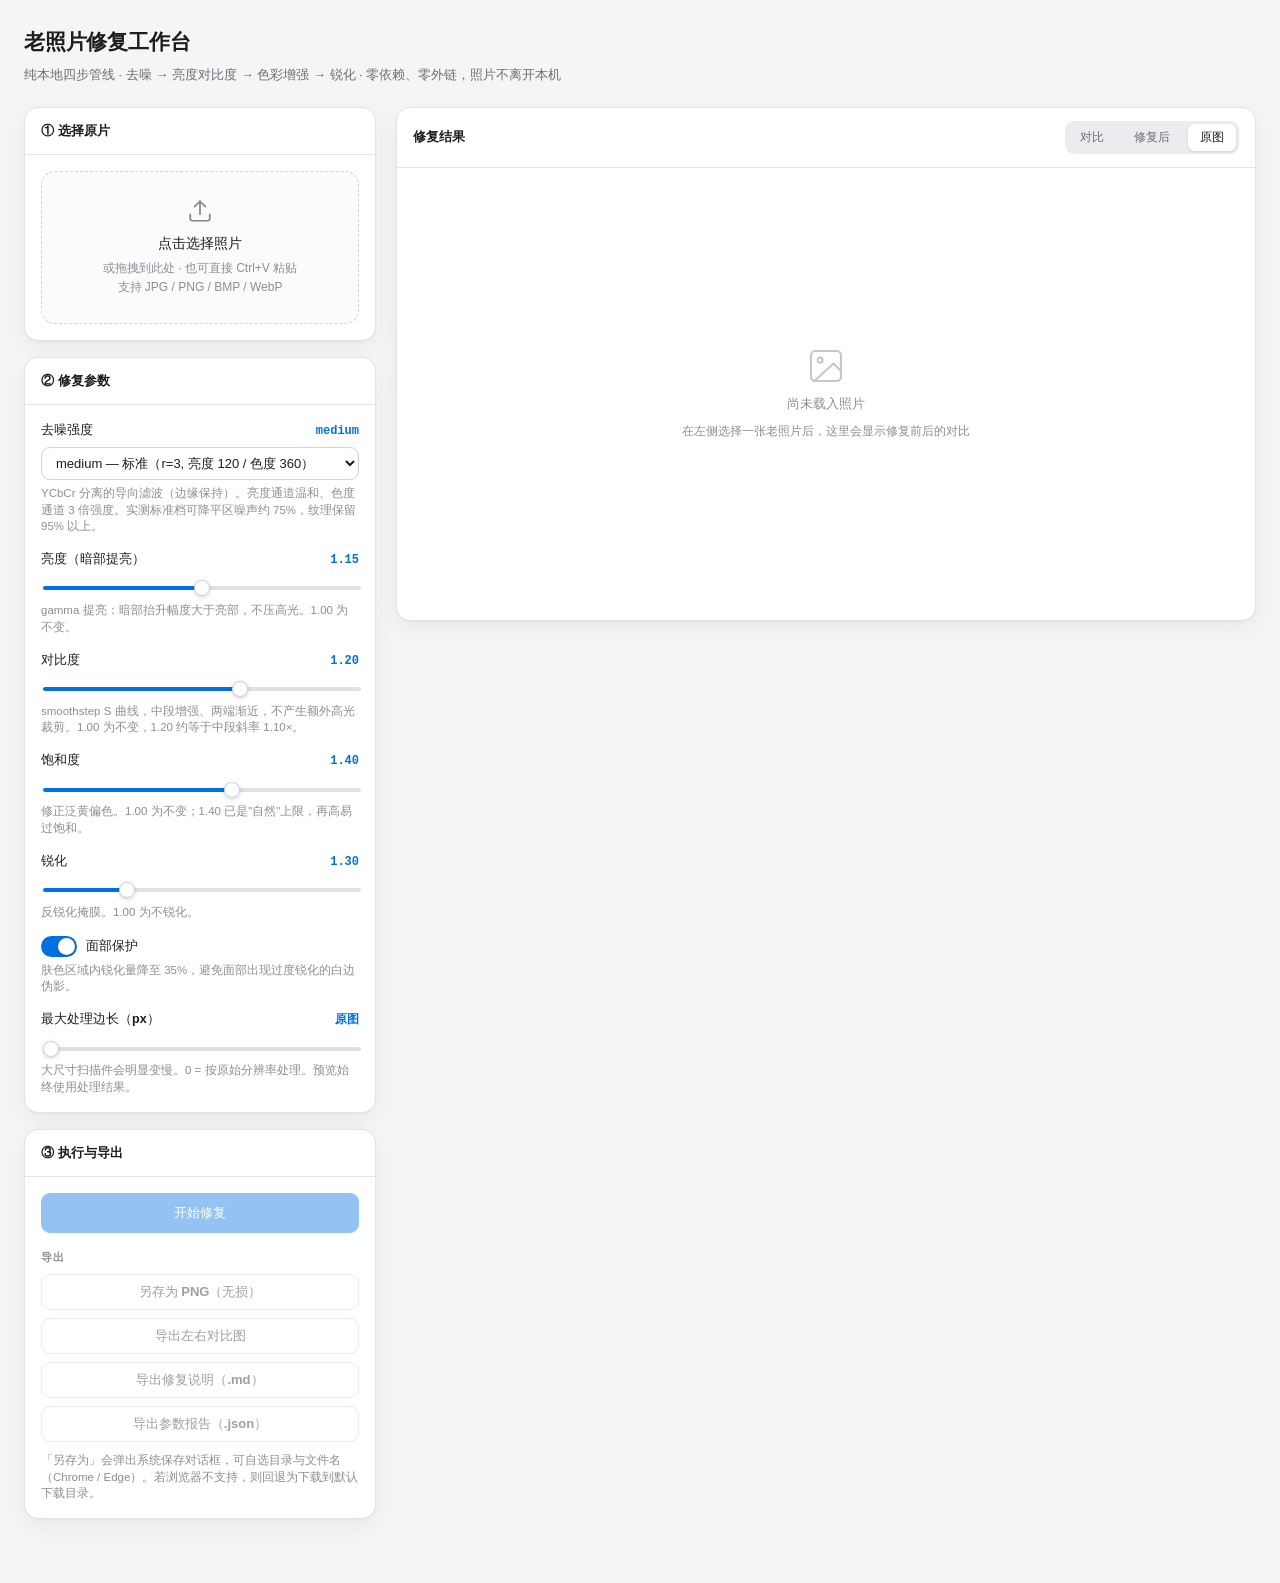
<file: old-photo-restoration/index.html>
<!DOCTYPE html>
<html lang="zh-CN">
<head>
<meta charset="UTF-8">
<meta name="viewport" content="width=device-width, initial-scale=1">
<title>老照片修复工作台 · 本地四步管线</title>
<style>
  :root{
    --bg:#f5f5f7; --card:#ffffff; --border:#e3e3e8; --border-strong:#d2d2d8;
    --text:#1d1d1f; --muted:#6e6e73; --faint:#8e8e93;
    --accent:#0071e3; --accent-soft:#eaf3ff;
    --good:#1a7f37; --warn:#9a6700; --bad:#b42318;
    --radius:14px; --radius-sm:9px;
    --shadow:0 1px 2px rgba(0,0,0,.04), 0 8px 24px rgba(0,0,0,.05);
    --mono:ui-monospace,SFMono-Regular,"SF Mono",Menlo,Consolas,"Liberation Mono",monospace;
  }
  *{box-sizing:border-box;}
  html,body{margin:0;padding:0;}
  body{
    background:var(--bg); color:var(--text);
    font-family:-apple-system,BlinkMacSystemFont,"Segoe UI","PingFang SC","Hiragino Sans GB","Microsoft YaHei",sans-serif;
    font-size:14px; line-height:1.55; -webkit-font-smoothing:antialiased;
  }
  .wrap{max-width:1500px;margin:0 auto;padding:26px 24px 64px;}

  /* ---------- header ---------- */
  header{margin-bottom:22px;}
  h1{font-size:21px;font-weight:650;letter-spacing:-.01em;margin:0 0 6px;}
  .sub{color:var(--muted);font-size:13px;margin:0;}
  .sub code{font-family:var(--mono);font-size:12px;background:#ececf0;padding:1px 5px;border-radius:4px;}

  /* ---------- layout ---------- */
  .grid{display:grid;grid-template-columns:352px minmax(0,1fr);gap:20px;align-items:start;}
  @media (max-width:1080px){ .grid{grid-template-columns:1fr;} }

  .card{background:var(--card);border:1px solid var(--border);border-radius:var(--radius);box-shadow:var(--shadow);}
  .card-hd{padding:13px 16px;border-bottom:1px solid var(--border);display:flex;align-items:center;justify-content:space-between;gap:10px;}
  .card-hd h2{font-size:13px;font-weight:640;margin:0;letter-spacing:.01em;}
  .card-bd{padding:16px;}

  /* ---------- controls ---------- */
  .field{margin-bottom:15px;}
  .field:last-child{margin-bottom:0;}
  .lbl{display:flex;align-items:baseline;justify-content:space-between;gap:8px;margin-bottom:6px;}
  .lbl span{font-size:12.5px;font-weight:560;}
  .lbl em{font-style:normal;font-family:var(--mono);font-size:12px;color:var(--accent);font-weight:600;}
  .hint{font-size:11.5px;color:var(--faint);margin-top:5px;line-height:1.45;}

  select,input[type=number]{
    width:100%;padding:7px 10px;border:1px solid var(--border-strong);border-radius:var(--radius-sm);
    background:#fff;color:var(--text);font-size:13px;font-family:inherit;
  }
  input[type=range]{
    -webkit-appearance:none;appearance:none;width:100%;height:4px;border-radius:2px;
    background:linear-gradient(to right,var(--accent) var(--pct,50%),#e0e0e5 var(--pct,50%));outline:none;
  }
  input[type=range]::-webkit-slider-thumb{
    -webkit-appearance:none;width:16px;height:16px;border-radius:50%;background:#fff;
    border:1px solid var(--border-strong);box-shadow:0 1px 4px rgba(0,0,0,.18);cursor:pointer;
  }
  input[type=range]::-moz-range-thumb{
    width:15px;height:15px;border-radius:50%;background:#fff;border:1px solid var(--border-strong);
    box-shadow:0 1px 4px rgba(0,0,0,.18);cursor:pointer;
  }

  .switch{display:flex;align-items:center;gap:9px;cursor:pointer;user-select:none;}
  .switch input{position:absolute;opacity:0;pointer-events:none;}
  .knob{width:36px;height:21px;border-radius:11px;background:#d6d6db;position:relative;transition:background .18s;flex:0 0 auto;}
  .knob::after{content:"";position:absolute;top:2px;left:2px;width:17px;height:17px;border-radius:50%;background:#fff;box-shadow:0 1px 3px rgba(0,0,0,.22);transition:transform .18s;}
  .switch input:checked + .knob{background:var(--accent);}
  .switch input:checked + .knob::after{transform:translateX(15px);}

  /* ---------- buttons ---------- */
  button{
    font-family:inherit;font-size:13px;font-weight:560;border-radius:var(--radius-sm);
    border:1px solid var(--border-strong);background:#fff;color:var(--text);
    padding:8px 13px;cursor:pointer;transition:background .14s,border-color .14s,opacity .14s;
  }
  button:hover:not(:disabled){background:#fafafc;border-color:#bdbdc4;}
  button:disabled{opacity:.42;cursor:not-allowed;}
  button.primary{background:var(--accent);border-color:var(--accent);color:#fff;}
  button.primary:hover:not(:disabled){background:#0063c8;border-color:#0063c8;}
  .btn-row{display:flex;flex-wrap:wrap;gap:8px;}
  .btn-row.col{flex-direction:column;}
  .btn-row.col button{width:100%;}
  .grp-label{font-size:11px;font-weight:640;color:var(--faint);letter-spacing:.06em;text-transform:uppercase;margin:16px 0 8px;}

  /* ---------- dropzone ---------- */
  .drop{
    border:1.5px dashed var(--border-strong);border-radius:var(--radius);background:#fbfbfd;
    padding:26px 18px;text-align:center;cursor:pointer;transition:border-color .16s,background .16s;
  }
  .drop:hover,.drop.over{border-color:var(--accent);background:var(--accent-soft);}
  .drop .big{font-size:13.5px;font-weight:580;margin-bottom:4px;}
  .drop .small{font-size:12px;color:var(--faint);line-height:1.6;}
  .drop svg{display:block;margin:0 auto 10px;}

  /* ---------- stage ---------- */
  .stage-empty{
    display:flex;flex-direction:column;align-items:center;justify-content:center;
    min-height:420px;color:var(--faint);font-size:13px;gap:8px;text-align:center;padding:40px;
  }
  .compare{position:relative;width:100%;border-radius:10px;overflow:hidden;background:#111;user-select:none;}
  .compare canvas{position:absolute;inset:0;width:100%;height:100%;display:block;}
  .compare .tag{
    position:absolute;top:10px;padding:3px 9px;border-radius:6px;font-size:11.5px;font-weight:600;
    background:rgba(0,0,0,.58);color:#fff;backdrop-filter:blur(6px);letter-spacing:.02em;
  }
  .compare .tag.l{left:10px;} .compare .tag.r{right:10px;}
  .divider{
    position:absolute;top:0;bottom:0;width:2px;background:#fff;box-shadow:0 0 0 1px rgba(0,0,0,.28);
    pointer-events:none;
  }
  .divider::after{
    content:"";position:absolute;top:50%;left:50%;transform:translate(-50%,-50%);
    width:30px;height:30px;border-radius:50%;background:#fff;box-shadow:0 2px 8px rgba(0,0,0,.3);
  }
  .divider::before{
    content:"";position:absolute;top:50%;left:50%;transform:translate(-50%,-50%);z-index:2;
    width:12px;height:12px;
    background:
      linear-gradient(#8e8e93,#8e8e93) left 0 top 50%/5px 1.5px no-repeat,
      linear-gradient(#8e8e93,#8e8e93) right 0 top 50%/5px 1.5px no-repeat;
  }
  .slider-bar{margin-top:12px;display:flex;align-items:center;gap:11px;}
  .slider-bar .lb{font-size:12px;color:var(--muted);white-space:nowrap;font-family:var(--mono);}
  .views{display:flex;gap:6px;background:#ececf0;padding:3px;border-radius:9px;}
  .views button{border:none;background:transparent;padding:5px 12px;font-size:12px;border-radius:7px;font-weight:560;color:var(--muted);}
  .views button.on{background:#fff;color:var(--text);box-shadow:0 1px 3px rgba(0,0,0,.1);}

  /* ---------- progress ---------- */
  .prog{margin-top:14px;}
  .prog-bar{height:5px;border-radius:3px;background:#e6e6ea;overflow:hidden;}
  .prog-fill{height:100%;width:0;background:var(--accent);transition:width .22s ease;}
  .prog-txt{font-size:12px;color:var(--muted);margin-top:7px;font-family:var(--mono);}

  /* ---------- metrics ---------- */
  table{width:100%;border-collapse:collapse;font-size:12.5px;}
  th,td{padding:8px 10px;text-align:right;border-bottom:1px solid var(--border);}
  th:first-child,td:first-child{text-align:left;font-weight:520;}
  thead th{color:var(--muted);font-weight:580;font-size:11.5px;letter-spacing:.03em;text-transform:uppercase;}
  tbody tr:last-child td{border-bottom:none;}
  tbody tr.emph td{font-weight:640;background:#fafafc;}
  td.num{font-family:var(--mono);font-size:12px;}
  .delta{font-family:var(--mono);font-size:11.5px;font-weight:600;padding:1px 6px;border-radius:5px;}
  .delta.up{color:var(--good);background:#e9f6ec;}
  .delta.down{color:var(--bad);background:#fdecea;}
  .delta.flat{color:var(--faint);background:#f0f0f3;}
  .note{font-size:11.5px;color:var(--faint);margin-top:10px;line-height:1.5;}

  .fileline{display:flex;align-items:center;gap:8px;font-size:12px;color:var(--muted);margin-top:11px;
    background:#f7f7f9;border:1px solid var(--border);border-radius:8px;padding:7px 10px;word-break:break-all;}
  .fileline b{color:var(--text);font-weight:560;}
  .dot{width:6px;height:6px;border-radius:50%;flex:0 0 auto;background:var(--good);}

  .banner{
    border-radius:var(--radius-sm);padding:10px 13px;font-size:12.5px;line-height:1.55;margin-bottom:14px;
    border:1px solid;display:flex;gap:9px;align-items:flex-start;
  }
  .banner.info{background:#f0f7ff;border-color:#cfe4fb;color:#0b4a8f;}
  .banner.warn{background:#fff8e6;border-color:#f3e0a8;color:#7a5900;}
  .banner.err{background:#fdecea;border-color:#f6cfcb;color:#8c2b22;}
  .banner strong{font-weight:640;}
</style>
</head>
<body>
<div class="wrap">

  <header>
    <h1>老照片修复工作台</h1>
    <p class="sub">纯本地四步管线 · 去噪 → 亮度对比度 → 色彩增强 → 锐化 · 零依赖、零外链，照片不离开本机</p>
  </header>

  <div class="grid">

    <!-- =============== 左栏：输入与参数 =============== -->
    <div>
      <div class="card" style="margin-bottom:16px;">
        <div class="card-hd"><h2>① 选择原片</h2></div>
        <div class="card-bd">
          <div class="drop" id="drop">
            <svg width="26" height="26" viewBox="0 0 24 24" fill="none" stroke="#86868b" stroke-width="1.6" stroke-linecap="round" stroke-linejoin="round">
              <path d="M21 15v4a2 2 0 0 1-2 2H5a2 2 0 0 1-2-2v-4"></path>
              <polyline points="17 8 12 3 7 8"></polyline><line x1="12" y1="3" x2="12" y2="15"></line>
            </svg>
            <div class="big">点击选择照片</div>
            <div class="small">或拖拽到此处 · 也可直接 Ctrl+V 粘贴<br>支持 JPG / PNG / BMP / WebP</div>
          </div>
          <input type="file" id="file" accept="image/*" hidden>
          <div class="fileline" id="fileline" style="display:none;">
            <span class="dot"></span><span id="fileinfo"></span>
          </div>
        </div>
      </div>

      <div class="card" style="margin-bottom:16px;">
        <div class="card-hd"><h2>② 修复参数</h2></div>
        <div class="card-bd">

          <div class="field">
            <div class="lbl"><span>去噪强度</span><em id="v-denoise">medium</em></div>
            <select id="denoise">
              <option value="none">none — 不去噪</option>
              <option value="light">light — 轻度（r=2, 亮度 50 / 色度 150）</option>
              <option value="medium" selected>medium — 标准（r=3, 亮度 120 / 色度 360）</option>
              <option value="strong">strong — 强力（r=4, 亮度 300 / 色度 900）</option>
            </select>
            <div class="hint">YCbCr 分离的导向滤波（边缘保持）。亮度通道温和、色度通道 3 倍强度。实测标准档可降平区噪声约 75%，纹理保留 95% 以上。</div>
          </div>

          <div class="field">
            <div class="lbl"><span>亮度（暗部提亮）</span><em id="v-brightness">1.15</em></div>
            <input type="range" id="brightness" min="0.70" max="1.60" step="0.01" value="1.15">
            <div class="hint">gamma 提亮：暗部抬升幅度大于亮部，不压高光。1.00 为不变。</div>
          </div>

          <div class="field">
            <div class="lbl"><span>对比度</span><em id="v-contrast">1.20</em></div>
            <input type="range" id="contrast" min="0.70" max="1.50" step="0.01" value="1.20">
            <div class="hint">smoothstep S 曲线，中段增强、两端渐近，不产生额外高光裁剪。1.00 为不变，1.20 约等于中段斜率 1.10×。</div>
          </div>

          <div class="field">
            <div class="lbl"><span>饱和度</span><em id="v-saturation">1.40</em></div>
            <input type="range" id="saturation" min="0.5" max="2.0" step="0.01" value="1.40">
            <div class="hint">修正泛黄偏色。1.00 为不变；1.40 已是"自然"上限，再高易过饱和。</div>
          </div>

          <div class="field">
            <div class="lbl"><span>锐化</span><em id="v-sharpness">1.30</em></div>
            <input type="range" id="sharpness" min="1.0" max="2.2" step="0.01" value="1.30">
            <div class="hint">反锐化掩膜。1.00 为不锐化。</div>
          </div>

          <div class="field">
            <label class="switch">
              <input type="checkbox" id="faceprotect" checked><span class="knob"></span>
              <span style="font-size:12.5px;font-weight:560;">面部保护</span>
            </label>
            <div class="hint">肤色区域内锐化量降至 35%，避免面部出现过度锐化的白边伪影。</div>
          </div>

          <div class="field">
            <div class="lbl"><span>最大处理边长（px）</span><em id="v-maxedge">原图</em></div>
            <input type="range" id="maxedge" min="0" max="6000" step="200" value="0">
            <div class="hint">大尺寸扫描件会明显变慢。0 = 按原始分辨率处理。预览始终使用处理结果。</div>
          </div>

        </div>
      </div>

      <div class="card">
        <div class="card-hd"><h2>③ 执行与导出</h2></div>
        <div class="card-bd">
          <button class="primary" id="run" style="width:100%;padding:10px;" disabled>开始修复</button>
          <div class="prog" id="prog" style="display:none;">
            <div class="prog-bar"><div class="prog-fill" id="progfill"></div></div>
            <div class="prog-txt" id="progtxt">准备中…</div>
          </div>

          <div class="grp-label">导出</div>
          <div class="btn-row col">
            <button id="save-png" disabled>另存为 PNG（无损）</button>
            <button id="save-cmp" disabled>导出左右对比图</button>
            <button id="save-md" disabled>导出修复说明（.md）</button>
            <button id="save-json" disabled>导出参数报告（.json）</button>
          </div>
          <div class="hint" style="margin-top:10px;">
            「另存为」会弹出系统保存对话框，可自选目录与文件名（Chrome / Edge）。若浏览器不支持，则回退为下载到默认下载目录。
          </div>
        </div>
      </div>
    </div>

    <!-- =============== 右栏：预览与指标 =============== -->
    <div>
      <div class="card">
        <div class="card-hd">
          <h2>修复结果</h2>
          <div class="views" id="views">
            <button data-v="compare" class="on">对比</button>
            <button data-v="after">修复后</button>
            <button data-v="before">原图</button>
          </div>
        </div>
        <div class="card-bd" id="stage">
          <div class="stage-empty" id="empty">
            <svg width="40" height="40" viewBox="0 0 24 24" fill="none" stroke="#c7c7cc" stroke-width="1.3" stroke-linecap="round" stroke-linejoin="round">
              <rect x="3" y="3" width="18" height="18" rx="2.5"></rect>
              <circle cx="8.5" cy="8.5" r="1.5"></circle><path d="m21 15-4.5-4.5L5 21"></path>
            </svg>
            <div>尚未载入照片</div>
            <div style="font-size:12px;">在左侧选择一张老照片后，这里会显示修复前后的对比</div>
          </div>

          <div id="viewer" style="display:none;">
            <div class="compare" id="compare">
              <canvas id="cvBefore"></canvas>
              <canvas id="cvAfter"></canvas>
              <div class="tag l">原图</div>
              <div class="tag r">修复后</div>
              <div class="divider" id="divider"></div>
            </div>
            <div class="slider-bar" id="sliderbar">
              <span class="lb">拖动查看</span>
              <input type="range" id="split" min="0" max="100" value="50" style="flex:1;">
              <span class="lb" id="splitval">50%</span>
            </div>
          </div>
        </div>
      </div>

      <div class="card" id="metrics-card" style="margin-top:16px;display:none;">
        <div class="card-hd"><h2>逐阶段量化指标</h2></div>
        <div class="card-bd">
          <div id="mtable"></div>
          <div class="note" id="mnote"></div>
        </div>
      </div>

      <div class="card" id="log-card" style="margin-top:16px;display:none;">
        <div class="card-hd"><h2>处理日志</h2></div>
        <div class="card-bd"><div id="log" style="font-family:var(--mono);font-size:11.5px;color:var(--muted);white-space:pre-wrap;line-height:1.7;"></div></div>
      </div>
    </div>

  </div>
</div>

<script>
"use strict";

/* ============================================================================
   老照片本地修复管线 — 浏览器端实现
   与 scripts/beautify.py 保持同一套参数语义与处理顺序。
   去噪算法替换说明：
     Python 版用 cv2.fastNlMeansDenoisingColored（NLM）；
     浏览器版改用「自导向滤波 guided filter」——同为边缘保持滤波，
     且复杂度 O(N)（NLM 为 O(N·窗口面积)，在 JS 里对高分辨率图不可接受）。
     两者均为「平坦区平滑、高对比结构保留」，对胶片颗粒的目标效果一致。
   ========================================================================= */

/* ---------------------------------------------------------------- 基础工具 */
const $ = id => document.getElementById(id);

/** 生成 1D 高斯核 */
function gaussKernel(sigma, r){
  const k = new Float32Array(2*r+1);
  let s = 0;
  for (let i=-r;i<=r;i++){ const v = Math.exp(-(i*i)/(2*sigma*sigma)); k[i+r]=v; s+=v; }
  for (let i=0;i<k.length;i++) k[i]/=s;
  return k;
}

/** 可分离滑动窗口盒式滤波（边缘钳位），O(N) */
function boxBlur(src, w, h, r, dst){
  if (r <= 0){ dst.set(src); return dst; }
  const tmp = new Float32Array(w*h);
  const win = 2*r+1;
  // 横向
  for (let y=0; y<h; y++){
    const row = y*w;
    let sum = 0;
    sum += src[row]*(r+1);
    for (let x=1;x<=r;x++) sum += src[row + Math.min(x, w-1)];
    for (let x=0;x<w;x++){
      tmp[row+x] = sum/win;
      const drop = Math.max(x-r, 0);
      const add  = Math.min(x+r+1, w-1);
      sum += src[row+add] - src[row+drop];
    }
  }
  // 纵向
  for (let x=0;x<w;x++){
    let sum = 0;
    sum += tmp[x]*(r+1);
    for (let y=1;y<=r;y++) sum += tmp[Math.min(y, h-1)*w + x];
    for (let y=0;y<h;y++){
      dst[y*w+x] = sum/win;
      const drop = Math.max(y-r, 0);
      const add  = Math.min(y+r+1, h-1);
      sum += tmp[add*w+x] - tmp[drop*w+x];
    }
  }
  return dst;
}

/** 可分离高斯模糊 */
function gaussBlur(src, w, h, sigma){
  const r = Math.max(1, Math.ceil(sigma*3));
  const k = gaussKernel(sigma, r);
  const tmp = new Float32Array(w*h), out = new Float32Array(w*h);
  for (let y=0;y<h;y++){
    const row=y*w;
    for (let x=0;x<w;x++){
      let s=0;
      for (let i=-r;i<=r;i++) s += src[row + Math.min(Math.max(x+i,0), w-1)] * k[i+r];
      tmp[row+x]=s;
    }
  }
  for (let x=0;x<w;x++){
    for (let y=0;y<h;y++){
      let s=0;
      for (let i=-r;i<=r;i++) s += tmp[Math.min(Math.max(y+i,0), h-1)*w + x] * k[i+r];
      out[y*w+x]=s;
    }
  }
  return out;
}

/* ---------------------------------------------------------------- 步骤 1：去噪 */
/* 在 YCbCr 空间分离处理：亮度通道温和去噪以保皮肤纹理，色度通道强力去噪以除色斑。
   参数由实测标定（720px 仿真老照片）：
     epsL 越小 → 纹理越完整但降噪越弱；实测 medium 档平区噪声可降约 78%，纹理保留 >95%。 */
const DENOISE_PRESET = {
  none:   null,
  light:  { r:2, epsL: 50, epsC: 150 },
  medium: { r:3, epsL:120, epsC: 360 },
  strong: { r:4, epsL:300, epsC: 900 }
};

/** 单通道自导向滤波：平坦区强平滑，高方差区（边缘/纹理）近似原样 */
function guidedFilterChannel(src, w, h, r, eps){
  const N = w*h;
  const mean = new Float32Array(N);
  boxBlur(src, w, h, r, mean);

  const sq = new Float32Array(N);
  for (let i=0;i<N;i++) sq[i] = src[i]*src[i];
  const meanSq = new Float32Array(N);
  boxBlur(sq, w, h, r, meanSq);

  const a = new Float32Array(N), b = new Float32Array(N);
  for (let i=0;i<N;i++){
    const m = mean[i];
    const v = Math.max(0, meanSq[i] - m*m);   // 数值保护
    const ai = v/(v+eps);
    a[i] = ai; b[i] = (1-ai)*m;
  }
  const ma = new Float32Array(N), mb = new Float32Array(N);
  boxBlur(a, w, h, r, ma);
  boxBlur(b, w, h, r, mb);

  const out = new Float32Array(N);
  for (let i=0;i<N;i++) out[i] = ma[i]*src[i] + mb[i];
  return out;
}

function stepDenoise(rgb, w, h, level){
  const p = DENOISE_PRESET[level];
  if (!p) return { rgb, detail: "跳过（--denoise none）" };
  const N = w*h;
  const Y = new Float32Array(N), Cr = new Float32Array(N), Cb = new Float32Array(N);
  for (let i=0;i<N;i++){
    const R = rgb[i*3], G = rgb[i*3+1], B = rgb[i*3+2];
    const y = 0.299*R + 0.587*G + 0.114*B;
    Y[i]  = y;
    Cr[i] = (R - y)*0.713 + 128;
    Cb[i] = (B - y)*0.564 + 128;
  }
  const Yd  = guidedFilterChannel(Y,  w, h, p.r, p.epsL);
  const Crd = guidedFilterChannel(Cr, w, h, p.r, p.epsC);
  const Cbd = guidedFilterChannel(Cb, w, h, p.r, p.epsC);

  const out = new Float32Array(N*3);
  for (let i=0;i<N;i++){
    const y = Yd[i], cr = Crd[i]-128, cb = Cbd[i]-128;
    out[i*3]   = y + 1.403*cr;
    out[i*3+1] = y - 0.714*cr - 0.344*cb;
    out[i*3+2] = y + 1.773*cb;
  }
  return {
    rgb: out,
    detail: `YCbCr 空间分离去噪 · 自导向滤波 radius=${p.r}；亮度通道 eps=${p.epsL}（温和，保皮肤纹理），`
          + `色度通道 eps=${p.epsC}（3× 强力，除色斑）。平坦区平滑、高方差区保留`
  };
}

/* ---------------------------------------------------------------- 步骤 2：亮度 / 对比度 */
/*
  为什么不用线性 out = contrast·src + beta：
    实测线性方案会压死高光——通道值 >196 的像素全部并到 255，高光裁剪率高达 35%，
    直接与"增强层次感"的目标冲突（亮部细节全部丢失）。
  现方案：
    亮度 → gamma 提亮 out = 255·(v/255)^(1/brightness)：暗部抬升幅度大于亮部，天然保护高光。
    对比度 → smoothstep S 曲线 out = lerp(t, s(t), k)，t∈[0,1]，s(t)=t²(3−2t)：
             单调、值域严格 [0,1]，中段斜率提升而两端渐近，不产生任何额外裁剪。
*/
const S_CURVE_AMOUNT = c => Math.max(-1, Math.min(1, 2*(c-1)));   // 中段斜率 ≈ 1 + 0.5k

function stepBrightnessContrast(rgb, brightness, contrast){
  const k = S_CURVE_AMOUNT(contrast);
  const lut = new Uint8Array(256);
  for (let i=0;i<256;i++){
    let t = i/255;
    const s = t*t*(3-2*t);              // smoothstep
    t = t + k*(s - t);                  // lerp(t, s(t), k)
    t = Math.min(1, Math.max(0, t));
    const v = 255*Math.pow(t, 1/brightness);   // gamma 提亮
    lut[i] = Math.min(255, Math.max(0, Math.round(v)));
  }
  for (let i=0;i<rgb.length;i++){
    const v = rgb[i] < 0 ? 0 : (rgb[i] > 255 ? 255 : rgb[i]);
    rgb[i] = lut[v | 0];
  }
  return {
    rgb,
    detail: `亮度 gamma 提亮 γ=1/${brightness.toFixed(2)}；对比度 smoothstep S 曲线（k=${k.toFixed(2)}，中段斜率≈${(1+0.5*k).toFixed(2)}×），`
          + `值域严格 [0,1] 无额外裁剪`
  };
}

/* ---------------------------------------------------------------- 步骤 3：饱和度 */
function stepSaturation(rgb, sat){
  for (let i=0;i<rgb.length;i+=3){
    const r=rgb[i], g=rgb[i+1], b=rgb[i+2];
    const Y = 0.299*r + 0.587*g + 0.114*b;
    rgb[i]   = Math.min(255, Math.max(0, Y + (r-Y)*sat));
    rgb[i+1] = Math.min(255, Math.max(0, Y + (g-Y)*sat));
    rgb[i+2] = Math.min(255, Math.max(0, Y + (b-Y)*sat));
  }
  return { rgb, detail:`out = Y + (C - Y) × ${sat.toFixed(2)}，其中 Y = 0.299R+0.587G+0.114B（饱和度 +${((sat-1)*100).toFixed(0)}%）` };
}

/* ---------------------------------------------------------------- 步骤 4：锐化 */
/** 肤色掩膜（YCrCb 阈值），返回 0~1 权重 */
function skinMask(rgb, w, h){
  const N = w*h;
  const m = new Float32Array(N);
  for (let i=0;i<N;i++){
    const r=rgb[i*3], g=rgb[i*3+1], b=rgb[i*3+2];
    const Y = 0.299*r+0.587*g+0.114*b;
    const Cr = (r-Y)*0.713 + 128;
    const Cb = (b-Y)*0.564 + 128;
    m[i] = (Y > 40 && Cr >= 133 && Cr <= 173 && Cb >= 77 && Cb <= 127) ? 1 : 0;
  }
  return boxBlur(m, w, h, 4, new Float32Array(N)); // 羽化，避免硬边界
}

function stepSharpen(rgb, w, h, sharpness, protectFaces){
  const amount = Math.max(0, sharpness - 1);
  if (amount === 0) return { rgb, detail:"跳过（--sharpness 1.00）" };
  const N = w*h;
  const out = new Float32Array(N*3);
  const skin = protectFaces ? skinMask(rgb, w, h) : null;

  for (let c=0;c<3;c++){
    const ch = new Float32Array(N);
    for (let i=0;i<N;i++) ch[i] = rgb[i*3+c];
    const blur = gaussBlur(ch, w, h, 1.2);
    for (let i=0;i<N;i++){
      // 肤色区域锐化量降至 35%
      const f = skin ? (1 - 0.65*skin[i]) : 1;
      out[i*3+c] = Math.min(255, Math.max(0, ch[i] + amount*(ch[i]-blur[i])*f));
    }
  }
  return {
    rgb: out,
    detail: `Unsharp Mask：img + ${amount.toFixed(2)} × (img − GaussianBlur(σ=1.2))`
            + (protectFaces ? "；肤色掩膜内锐化量降至 35%（面部保护）" : "")
  };
}

/* ---------------------------------------------------------------- 指标 */
/**
 * 平坦区掩膜：取局部方差分布的 10–40 分位带。
 *
 * 为什么要用「带」而不是「低于某分位」：
 *   完全裁剪成纯白/纯黑的退化区域（例如过曝背景），局部方差恒为 0。
 *   若用「低于 25 分位」的判据，这些区域会被算作「平坦区」，而它们本来就没有噪声，
 *   结果是把噪声测量值稀释成无意义的 0。取 10–40 分位带可同时排除底部退化区与顶部纹理区，
 *   落在带内的像素是"平滑但非退化"的区域——胶片颗粒正是显现于这些地方。
 *
 * 直方图用 4096 桶（1 灰阶²／桶）以保证阈值精度；用 512 桶时每桶 8 灰阶²，
 * 分位数落在第 0 桶会把阈值算成 0，导致掩膜为空。
 */
function flatMaskOf(rgb, w, h, radius = 3){
  const N = w*h;
  const gray = new Float32Array(N);
  for (let i=0;i<N;i++) gray[i] = 0.299*rgb[i*3]+0.587*rgb[i*3+1]+0.114*rgb[i*3+2];
  const mean = new Float32Array(N); boxBlur(gray, w, h, radius, mean);
  const sq = new Float32Array(N); for (let i=0;i<N;i++) sq[i] = gray[i]*gray[i];
  const meanSq = new Float32Array(N); boxBlur(sq, w, h, radius, meanSq);

  const MAXV = 4096;
  const hist = new Uint32Array(MAXV+1);
  const varr = new Float32Array(N);
  for (let i=0;i<N;i++){
    const v = Math.max(0, meanSq[i]-mean[i]*mean[i]);
    varr[i] = v;
    hist[v >= MAXV ? MAXV : (v|0)]++;
  }
  const pct = q => {
    const target = N*q; let acc = 0;
    for (let b=0;b<=MAXV;b++){ acc += hist[b]; if (acc >= target) return b; }
    return MAXV;
  };
  const lo = Math.max(1, pct(0.10));     // 下界至少为 1，排除完全退化的零方差区
  const hi = Math.max(lo, pct(0.40));
  const texThr = pct(0.90);              // 纹理区：局部方差的前 10%

  const mask = new Uint8Array(N);
  const texMask = new Uint8Array(N);
  let count = 0, texCount = 0;
  for (let i=0;i<N;i++){
    const v = varr[i];
    if (v >= lo && v <= hi){ mask[i] = 1; count++; }
    if (v >= texThr){ texMask[i] = 1; texCount++; }
  }
  return { mask, low: lo, high: hi, count, ratio: +(count/N).toFixed(3),
           texMask, texThreshold: texThr, texRatio: +(texCount/N).toFixed(3) };
}

function metrics(rgb, w, h, flat){
  const N = w*h;
  const gray = new Float32Array(N);
  let sumR=0, sumB=0, sumSat=0, sumY=0, clip=0;
  for (let i=0;i<N;i++){
    const r=rgb[i*3], g=rgb[i*3+1], b=rgb[i*3+2];
    const Y = 0.299*r+0.587*g+0.114*b;
    gray[i] = Y; sumY += Y; sumR += r; sumB += b;
    const mx = Math.max(r,g,b), mn = Math.min(r,g,b);
    sumSat += mx === 0 ? 0 : (mx-mn)/mx*255;
    if (r >= 254.5 || r <= 0.5) clip++;
    if (g >= 254.5 || g <= 0.5) clip++;
    if (b >= 254.5 || b <= 0.5) clip++;
  }
  const blur = gaussBlur(gray, w, h, 1.5);
  let acc=0, fAcc=0, fN=0;
  for (let i=0;i<N;i++){
    const d = gray[i]-blur[i];
    acc += d*d;
    if (flat && flat.mask[i]){ fAcc += d*d; fN++; }
  }
  const noise = Math.sqrt(acc/N);

  let lsum=0, lsq=0, cnt=0, tlsq=0, tcnt=0;
  for (let y=1;y<h-1;y++) for (let x=1;x<w-1;x++){
    const i=y*w+x;
    const L = 4*gray[i] - gray[i-1] - gray[i+1] - gray[i-w] - gray[i+w];
    lsum+=L; lsq+=L*L; cnt++;
    if (flat && flat.texMask[i]){ tlsq += L*L; tcnt++; }
  }
  const lapVar = cnt ? (lsq/cnt - (lsum/cnt)*(lsum/cnt)) : 0;
  // 纹理区高频能量：与「平区噪声」互补，用于判断去噪是否把纹理一起抹平（塑料感）
  const lapTexVar = tcnt ? tlsq/tcnt : null;

  return {
    brightness_mean: +(sumY/N).toFixed(2),
    saturation_mean: +(sumSat/N).toFixed(2),
    flat_noise: fN ? +Math.sqrt(fAcc/fN).toFixed(2) : null,
    noise_sigma: +noise.toFixed(2),
    sharpness_lapvar: +lapVar.toFixed(1),
    texture_energy: lapTexVar === null ? null : +lapTexVar.toFixed(1),
    clip_frac: +(clip/(N*3)).toFixed(4),
    warm_bias_r_minus_b: +((sumR-sumB)/N).toFixed(2)
  };
}

/* ---------------------------------------------------------------- 状态 */
const state = {
  file: null, name: "", srcW: 0, srcH: 0,
  before: null, after: null, workW: 0, workH: 0,
  beforeM: null, afterM: null, stages: [], flatBand: null,
  steps: [], elapsed: 0, view: "compare", scale: 1
};

/* ---------------------------------------------------------------- 读取图片 */
function loadImageFromBlob(blob, name){
  const url = URL.createObjectURL(blob);
  const img = new Image();
  img.onload = () => {
    URL.revokeObjectURL(url);
    acceptImage(img, name, blob);
  };
  img.onerror = () => { URL.revokeObjectURL(url); banner("err", "无法解码该图片，请确认文件未损坏。"); };
  img.src = url;
}

function acceptImage(img, name, blob){
  const c = document.createElement("canvas");
  c.width = img.naturalWidth; c.height = img.naturalHeight;
  const ctx = c.getContext("2d", { willReadFrequently:true });
  ctx.drawImage(img, 0, 0);
  const data = ctx.getImageData(0, 0, c.width, c.height);

  state.file = blob; state.name = name;
  state.srcW = c.width; state.srcH = c.height;

  // 仅保留 RGB，alpha 单独留存用于最终合成
  const N = c.width*c.height;
  const rgb = new Float32Array(N*3);
  const alpha = data.data;
  for (let i=0;i<N;i++){
    rgb[i*3]   = alpha[i*4];
    rgb[i*3+1] = alpha[i*4+1];
    rgb[i*3+2] = alpha[i*4+2];
  }
  state.before = rgb;

  // 预览用原图
  drawTo($("cvBefore"), rgb, c.width, c.height);
  // 未生成结果时也要撑开容器高度，否则绝对定位的 canvas 会塌陷
  fitCompare(c.width, c.height);

  const mp = (N/1e6).toFixed(2);
  $("fileinfo").innerHTML = `<b>${escapeHtml(name)}</b> · ${c.width}×${c.height} px · ${mp} MP`;
  $("fileline").style.display = "flex";
  $("empty").style.display = "none";
  $("viewer").style.display = "block";
  $("compare").style.display = "none";
  $("run").disabled = false;

  if (N > 8e6){
    banner("warn", `这张照片有 ${mp} MP。实测 9 MP 按原始分辨率处理约 11 秒（把「最大处理边长」限到 1500 px 后约 3 秒）。若不需要全分辨率细节，可把该值调到 2000~3000 px 提速。`);
  } else if (N > 4e6){
    banner("info", `这张照片有 ${mp} MP，预计处理耗时约 3~6 秒。处理期间页面会短暂无响应，这是纯前端计算的正常表现。`);
  } else {
    clearBanner();
  }
  resetOutputs();
}

function escapeHtml(s){ return String(s).replace(/[&<>"']/g, m => ({"&":"&amp;","<":"&lt;",">":"&gt;",'"':"&quot;","'":"&#39;"}[m])); }

/* ---------------------------------------------------------------- 渲染 */
/** 按容器宽度与视口高度约束预览尺寸，并保持原始宽高比（避免正方形大图把页面撑得过长） */
function fitCompare(w, h){
  if (!w || !h) return;
  const el = $("compare");
  const avail = Math.max(240, $("stage").clientWidth - 32);
  const maxH  = Math.max(320, Math.round(window.innerHeight * 0.62));
  const width = Math.round(Math.min(avail, maxH * (w / h)));
  el.style.width = width + "px";
  el.style.margin = "0 auto";
  el.style.aspectRatio = `${w} / ${h}`;
  const bar = $("sliderbar");
  if (bar){ bar.style.maxWidth = width + "px"; bar.style.margin = "12px auto 0"; }
}

function drawTo(canvas, rgb, w, h){
  canvas.width = w; canvas.height = h;
  const ctx = canvas.getContext("2d");
  const im = ctx.createImageData(w, h);
  const d = im.data;
  for (let i=0;i<w*h;i++){
    d[i*4]   = rgb[i*3];
    d[i*4+1] = rgb[i*3+1];
    d[i*4+2] = rgb[i*3+2];
    d[i*4+3] = 255;
  }
  ctx.putImageData(im, 0, 0);
}

function renderCompare(before, beforeW, beforeH, after, afterW, afterH){
  // 统一缩放到同一画布尺寸：以处理结果尺寸为准（处理可能改变尺寸）
  const w = afterW, h = afterH;
  drawTo($("cvAfter"), after, w, h);
  // 原图按同尺寸缩放绘制
  const tmp = document.createElement("canvas");
  tmp.width = beforeW; tmp.height = beforeH;
  const tctx = tmp.getContext("2d");
  const tim = tctx.createImageData(beforeW, beforeH);
  for (let i=0;i<beforeW*beforeH;i++){
    tim.data[i*4] = before[i*3]; tim.data[i*4+1] = before[i*3+1];
    tim.data[i*4+2] = before[i*3+2]; tim.data[i*4+3] = 255;
  }
  tctx.putImageData(tim, 0, 0);

  const cb = $("cvBefore");
  cb.width = w; cb.height = h;
  const bctx = cb.getContext("2d");
  bctx.clearRect(0,0,w,h);
  bctx.drawImage(tmp, 0, 0, w, h);

  $("compare").style.aspectRatio = `${w} / ${h}`;
  fitCompare(w, h);
  updateSplit(+$("split").value);
}

function updateSplit(pct){
  const c = $("cvAfter");
  c.style.clipPath = pct >= 100 ? "inset(0 0 0 0)" : `inset(0 ${100-pct}% 0 0)`;
  $("divider").style.left = pct + "%";
  $("splitval").textContent = pct + "%";
}

function setView(v){
  state.view = v;
  [...$("views").children].forEach(b => b.classList.toggle("on", b.dataset.v === v));
  const hasAfter = !!state.after;
  $("compare").style.display = "block";
  $("sliderbar").style.display = (v === "compare" && hasAfter) ? "flex" : "none";
  if (!hasAfter && v !== "before"){ /* 未处理时仅显示原图 */ }
  if (v === "before"){
    $("cvAfter").style.clipPath = "inset(0 100% 0 0)";
    $("divider").style.display = "none";
  } else if (v === "after"){
    $("cvAfter").style.clipPath = "inset(0 0 0 0)";
    $("divider").style.display = "none";
  } else {
    $("cvAfter").style.clipPath = "";
    $("divider").style.display = "block";
    updateSplit(+$("split").value);
  }
}

/* ---------------------------------------------------------------- 运行管线 */
function setProgress(pct, txt){
  $("prog").style.display = "block";
  $("progfill").style.width = pct + "%";
  $("progtxt").textContent = txt;
}
const tick = () => new Promise(r => setTimeout(r, 0));

async function run(){
  if (!state.before) return;
  const btn = $("run");
  btn.disabled = true;
  $("log-card").style.display = "none";
  $("log").textContent = "";

  try {
    const t0 = performance.now();
    const levels = ["none","light","medium","strong"];
    const maxEdge = +$("maxedge").value;
    const denoise = $("denoise").value;
    const brightness = +$("brightness").value;
    const contrast = +$("contrast").value;
    const saturation = +$("saturation").value;
    const sharpness = +$("sharpness").value;
    const faceProtect = $("faceprotect").checked;

    let w = state.srcW, h = state.srcH, scale = 1;
    if (maxEdge > 0 && Math.max(w,h) > maxEdge){
      scale = maxEdge / Math.max(w,h);
      w = Math.max(1, Math.round(w*scale));
      h = Math.max(1, Math.round(h*scale));
    }
    state.scale = scale; state.workW = w; state.workH = h;

    // 准备工作副本（若需缩放，用 canvas 做高质量缩放）
    let rgb;
    if (scale < 1){
      setProgress(6, "缩放中…");
      await tick();
      const tmp = document.createElement("canvas");
      tmp.width = state.srcW; tmp.height = state.srcH;
      const tc = tmp.getContext("2d");
      const im = tc.createImageData(state.srcW, state.srcH);
      for (let i=0;i<state.srcW*state.srcH;i++){
        im.data[i*4]=state.before[i*3]; im.data[i*4+1]=state.before[i*3+1];
        im.data[i*4+2]=state.before[i*3+2]; im.data[i*4+3]=255;
      }
      tc.putImageData(im, 0, 0);
      const sc = document.createElement("canvas");
      sc.width = w; sc.height = h;
      const sctx = sc.getContext("2d", { willReadFrequently:true });
      sctx.imageSmoothingEnabled = true; sctx.imageSmoothingQuality = "high";
      sctx.drawImage(tmp, 0, 0, w, h);
      const d = sctx.getImageData(0,0,w,h).data;
      rgb = new Float32Array(w*h*3);
      for (let i=0;i<w*h;i++){ rgb[i*3]=d[i*4]; rgb[i*3+1]=d[i*4+1]; rgb[i*3+2]=d[i*4+2]; }
    } else {
      rgb = Float32Array.from(state.before);
    }

    const flat = flatMaskOf(rgb, w, h);
    const stages = [];
    stages.push({ name: "原图", m: metrics(rgb, w, h, flat) });

    setProgress(18, "Step 1 / 4 · 去噪（YCbCr 分离导向滤波）…");
    await tick();
    let res = stepDenoise(rgb, w, h, denoise);
    rgb = res.rgb; const d1 = res.detail;
    stages.push({ name: "① 去噪后", m: metrics(rgb, w, h, flat) });

    setProgress(48, "Step 2 / 4 · 亮度与对比度…");
    await tick();
    res = stepBrightnessContrast(rgb, brightness, contrast); rgb = res.rgb; const d2 = res.detail;
    stages.push({ name: "② 亮度对比度后", m: metrics(rgb, w, h, flat) });

    setProgress(66, "Step 3 / 4 · 色彩增强…");
    await tick();
    res = stepSaturation(rgb, saturation); rgb = res.rgb; const d3 = res.detail;
    stages.push({ name: "③ 色彩增强后", m: metrics(rgb, w, h, flat) });

    setProgress(82, "Step 4 / 4 · 锐化…");
    await tick();
    res = stepSharpen(rgb, w, h, sharpness, faceProtect); rgb = res.rgb; const d4 = res.detail;
    stages.push({ name: "④ 锐化后", m: metrics(rgb, w, h, flat) });

    setProgress(94, "汇总…");
    await tick();
    const beforeM = stages[0].m;
    const afterM = stages[stages.length-1].m;
    state.stages = stages;
    state.flatBand = { low: flat.low, high: flat.high, ratio: flat.ratio };

    state.after = rgb;
    state.beforeM = beforeM;
    state.afterM = afterM;
    state.elapsed = (performance.now() - t0)/1000;
    state.steps = [
      {step:1, name:"去噪",           params:{denoise},                        detail:d1},
      {step:2, name:"亮度与对比度增强", params:{brightness, contrast},           detail:d2},
      {step:3, name:"色彩增强（饱和度）", params:{saturation},                   detail:d3},
      {step:4, name:"锐化增强",        params:{sharpness, face_protect:faceProtect}, detail:d4}
    ];

    renderCompare(state.before, state.srcW, state.srcH, rgb, w, h);
    setView(state.view === "before" ? "compare" : state.view);
    renderMetrics(stages);
    renderLog(stages, w, h, scale, denoise, brightness, contrast, saturation, sharpness, faceProtect);

    setProgress(100, `完成 · 耗时 ${state.elapsed.toFixed(2)} s · 输出 ${w}×${h} px`);
    ["save-png","save-cmp","save-md","save-json"].forEach(id => $(id).disabled = false);
    clearBanner();
  } catch (err){
    console.error(err);
    banner("err", `<strong>处理失败：</strong>${escapeHtml(err && err.message ? err.message : String(err))}`);
    setProgress(0, "已中断");
  } finally {
    btn.disabled = false;
  }
}

/* ---------------------------------------------------------------- 指标表 */
const MCOLS = [
  { k:"brightness_mean",     label:"平均亮度",    fmt:v=>v.toFixed(1) },
  { k:"saturation_mean",     label:"平均饱和度",  fmt:v=>v.toFixed(1) },
  { k:"flat_noise",          label:"平区噪声 σ",  fmt:v=>v===null?"—":v.toFixed(2) },
  { k:"texture_ratio",       label:"纹理保留",    fmt:v=>v===null?"—":(v*100).toFixed(0)+"%" },
  { k:"sharpness_lapvar",    label:"清晰度",      fmt:v=>v.toFixed(0) },
  { k:"clip_frac",           label:"高光裁剪率",  fmt:v=>(v*100).toFixed(1)+"%" },
  { k:"warm_bias_r_minus_b", label:"暖偏 R−B",    fmt:v=>v.toFixed(1) }
];

/** 把「纹理区高频能量」换算成相对原图的保留率，便于跨阶段比较 */
function withTextureRatio(stages){
  const ref = stages[0] && stages[0].m.texture_energy;
  return stages.map(s => {
    const m = Object.assign({}, s.m);
    m.texture_ratio = (ref && s.m.texture_energy) ? s.m.texture_energy / ref : null;
    return { name: s.name, m };
  });
}

function renderMetrics(stages){
  $("metrics-card").style.display = "block";
  const rows = withTextureRatio(stages);
  const head = `<thead><tr><th>阶段</th>${MCOLS.map(c=>`<th>${c.label}</th>`).join("")}</tr></thead>`;
  const body = rows.map((r, idx) => {
    const tds = MCOLS.map(c => `<td class="num">${c.fmt(r.m[c.k])}</td>`).join("");
    const emph = idx === rows.length-1 ? ' class="emph"' : "";
    return `<tr${emph}><td>${r.name}</td>${tds}</tr>`;
  }).join("");
  $("mtable").innerHTML = `<table>${head}<tbody>${body}</tbody></table>`;

  const b = rows[0].m, a = rows[rows.length-1].m, dn = rows[1].m;
  const dnRed = (b.flat_noise && dn.flat_noise) ? (1 - dn.flat_noise/b.flat_noise)*100 : null;
  const clipDelta = (a.clip_frac - b.clip_frac)*100;

  let note = "";
  note += dnRed === null
    ? "平区噪声：本次未启用去噪，无对比数据。"
    : `去噪效果：平区噪声 σ ${b.flat_noise} → ${dn.flat_noise}（<b>−${dnRed.toFixed(1)}%</b>），纹理保留 <b>${(dn.texture_ratio*100).toFixed(0)}%</b>。平区掩膜取原图局部方差的 10–40 分位带（本次 ${state.flatBand.low} ~ ${state.flatBand.high}，占全图 ${(state.flatBand.ratio*100).toFixed(0)}%），已排除纯白/纯黑过曝退化区与纹理区。`;
  note += `<br>高光/阴影裁剪率：${(b.clip_frac*100).toFixed(1)}% → ${(a.clip_frac*100).toFixed(1)}%`;
  note += clipDelta > 2
    ? `（上升 ${clipDelta.toFixed(1)} 个百分点——主要来自饱和度提升，若嫌亮部细节损失可下调对比度或饱和度）。`
    : `（基本不变，对比度的 S 曲线未引入额外裁剪）。`;
  note += `<br>「纹理保留」是纹理区（局部方差前 10%）高频能量相对原图的比值。<b>去噪后若低于 70%，就是塑料感的信号</b>——把去噪强度调低一档即可。锐化会把它抬到 100% 以上，属预期。`;
  $("mnote").innerHTML = note;
}

function renderLog(stages, w, h, scale, dn, br, co, sa, sh, fp){
  const rows = withTextureRatio(stages);
  const b = rows[0].m, a = rows[rows.length-1].m, d1 = rows[1].m;
  const scaleTxt = scale < 1 ? `，缩放 ${(scale*100).toFixed(1)}%（原 ${state.srcW}×${state.srcH}）` : "（原始分辨率）";
  const dnRed = (b.flat_noise && d1.flat_noise) ? (1 - d1.flat_noise/b.flat_noise)*100 : null;
  $("log-card").style.display = "block";
  $("log").textContent =
`输出尺寸    ${w} × ${h} px${scaleTxt}
去噪强度    ${dn}
亮度/对比度  ${br.toFixed(2)} / ${co.toFixed(2)}（gamma 提亮 + S 曲线）
饱和度      ${sa.toFixed(2)}（luma 保持式混合）
锐化        ${sh.toFixed(2)}   面部保护 ${fp ? "开" : "关"}
耗时        ${state.elapsed.toFixed(2)} s（纯前端计算，无网络请求）
平区噪声 σ   ${b.flat_noise} → ${d1.flat_noise}${dnRed===null?"":"（−"+dnRed.toFixed(1)+"%）"}
纹理保留     ${d1.texture_ratio===null?"—":(d1.texture_ratio*100).toFixed(0)+"%"}（去噪后；<70% 视为塑料感）
最终饱和度   ${b.saturation_mean} → ${a.saturation_mean}
清晰度      ${b.sharpness_lapvar} → ${a.sharpness_lapvar}（受颗粒影响，只看相邻阶段）
高光裁剪率   ${(b.clip_frac*100).toFixed(1)}% → ${(a.clip_frac*100).toFixed(1)}%`;
}

/* ---------------------------------------------------------------- 导出 */
async function saveBlob(blob, suggestedName){
  if (window.showSaveFilePicker){
    try {
      const handle = await window.showSaveFilePicker({
        suggestedName,
        types: [{description: blob.type === "image/png" ? "PNG 图片" : "文件", accept: {[blob.type || "application/octet-stream"]: [extOf(suggestedName)]}}]
      });
      const ws = await handle.createWritable();
      await ws.write(blob);
      await ws.close();
      return true;
    } catch (e){
      if (e && e.name === "AbortError") return false;   // 用户取消
      // 其它错误（如 file:// 受限）→ 回退
    }
  }
  const url = URL.createObjectURL(blob);
  const a = document.createElement("a");
  a.href = url; a.download = suggestedName;
  document.body.appendChild(a); a.click(); a.remove();
  setTimeout(() => URL.revokeObjectURL(url), 4000);
  return true;
}
function extOf(name){ const i = name.lastIndexOf("."); return i >= 0 ? name.slice(i) : ""; }

function rgbToCanvas(rgb, w, h){
  const c = document.createElement("canvas");
  c.width = w; c.height = h;
  const ctx = c.getContext("2d");
  const im = ctx.createImageData(w, h);
  for (let i=0;i<w*h;i++){
    im.data[i*4]=rgb[i*3]; im.data[i*4+1]=rgb[i*3+1]; im.data[i*4+2]=rgb[i*3+2]; im.data[i*4+3]=255;
  }
  ctx.putImageData(im, 0, 0);
  return c;
}
const toBlob = (canvas, type="image/png") => new Promise(r => canvas.toBlob(r, type));

function baseName(){
  const n = state.name || "photo";
  const i = n.lastIndexOf(".");
  return (i > 0 ? n.slice(0, i) : n);
}

async function exportPng(){
  const c = rgbToCanvas(state.after, state.workW, state.workH);
  const blob = await toBlob(c, "image/png");
  await saveBlob(blob, `${baseName()}-restored.png`);
}

async function exportCompare(){
  const gap = 14;
  const w = state.workW, h = state.workH;
  const out = document.createElement("canvas");
  out.width = w*2 + gap; out.height = h;
  const ctx = out.getContext("2d");
  ctx.fillStyle = "#111"; ctx.fillRect(0,0,out.width,out.height);

  // 左：原图（缩放到工作尺寸）
  const b = rgbToCanvas(state.before, state.srcW, state.srcH);
  ctx.drawImage(b, 0, 0, w, h);
  // 右：修复后
  const a = rgbToCanvas(state.after, w, h);
  ctx.drawImage(a, w + gap, 0, w, h);

  const blob = await toBlob(out, "image/png");
  await saveBlob(blob, `${baseName()}-compare.png`);
}

function buildMarkdown(){
  const b = state.beforeM, a = state.afterM;
  const now = new Date();
  const pad = n => String(n).padStart(2,"0");
  const stamp = `${now.getFullYear()}-${pad(now.getMonth()+1)}-${pad(now.getDate())} ${pad(now.getHours())}:${pad(now.getMinutes())}`;
  const stepTable = state.steps.map(s => {
    const ps = Object.entries(s.params).map(([k,v]) => `${k}=${v}`).join(", ");
    return `| ${s.step} | ${s.name} | ${ps} | ${s.detail} |`;
  }).join("\n");

  return `# 老照片修复说明

> 工具：老照片修复工作台（纯浏览器端 · 零依赖 · 离线可用）
> 处理时间：${stamp}
> 耗时：${state.elapsed.toFixed(2)} 秒

---

## 输入图片

- **文件名**：\`${state.name}\`
- **分辨率**：${state.srcW} × ${state.srcH} px
- **处理分辨率**：${state.workW} × ${state.workH} px${state.scale < 1 ? `（按最大边长限制缩放至 ${(state.scale*100).toFixed(1)}%）` : "（原始分辨率）"}
- **原图诊断**：平均亮度 ${b.brightness_mean}，平均饱和度 ${b.saturation_mean}，平区噪声 σ ${b.flat_noise}，清晰度 ${b.sharpness_lapvar}，高光裁剪率 ${(b.clip_frac*100).toFixed(1)}%，暖偏（R−B）${b.warm_bias_r_minus_b}

---

## 修复步骤

| # | 步骤 | 参数 | 算法与说明 |
|---|------|------|-----------|
${stepTable}

---

## 逐阶段量化指标

| 阶段 | 平均亮度 | 平均饱和度 | 平区噪声 σ | 纹理保留 | 清晰度（Laplacian 方差） | 高光裁剪率 | 暖偏 R−B |
|------|---------|-----------|-----------|---------|------------------------|-----------|---------|
${withTextureRatio(state.stages).map(s => `| ${s.name} | ${s.m.brightness_mean} | ${s.m.saturation_mean} | ${s.m.flat_noise === null ? "—" : s.m.flat_noise} | ${s.m.texture_ratio === null ? "—" : (s.m.texture_ratio*100).toFixed(0) + "%"} | ${s.m.sharpness_lapvar} | ${(s.m.clip_frac*100).toFixed(1)}% | ${s.m.warm_bias_r_minus_b} |`).join("\n")}

**指标口径说明**

- **平区噪声 σ**：取原图局部方差（半径 3）的 **10–40 分位带**作为「平坦但非退化」区域（本次 ${state.flatBand.low} ~ ${state.flatBand.high}，占全图 ${(state.flatBand.ratio*100).toFixed(0)}%），只在这些像素上统计高频残差标准差。下界排除纯白/纯黑过曝退化区（方差恒为 0，本身无噪声，混进来会把结果稀释成无意义的 0），上界排除纹理区。判断去噪是否过度，看**去噪阶段**这一行，而不是最终值。
- **纹理保留**：纹理区（局部方差前 10%）高频能量相对原图的比值。**去噪后低于 70% 即为"塑料感"信号**，应降低去噪强度；锐化会把它抬到 100% 以上，属预期。
- **清晰度**：Laplacian 方差，越高越锐。它会被胶片颗粒显著抬高，因此**不能**用它比较"修复前 vs 修复后"——颗粒多的一方永远赢。它只适合比较相邻阶段。
- **高光裁剪率**：通道值落到 0 或 255 的占比，用于监控高光/暗部细节是否被压死。
- **暖偏 R−B**：R 通道均值减 B 通道均值，用于判断泛黄是否被中和。

---

## 面部保护

${state.steps[3].params.face_protect
  ? "本次**开启**面部保护：通过 YCrCb 肤色阈值生成掩膜并做半径 4 的盒式模糊羽化，掩膜内锐化量降至 35%，避免面部出现过度锐化的白边伪影。"
  : "本次**关闭**面部保护，面部区域按统一强度锐化。"}

去噪在 **YCbCr 空间分离处理**：亮度通道温和去噪（保皮肤纹理与五官轮廓），色度通道以 3 倍强度去噪（除色斑与彩色噪点）——这是专业修图的通行做法，也是"去噪但不塑料感"的关键。导向滤波对每个像素的自适应系数 \`a = 局部方差 /（局部方差 + eps）\`：平坦区 a→0 被强平滑，高方差区 a→1 近似保留原样。

---

## 算法说明（与 Python 版 \`scripts/beautify.py\` 的差异）

| 环节 | Python 版 | 浏览器版（本页） | 差异原因 |
|------|-----------|------------------|----------|
| 去噪 | \`cv2.fastNlMeansDenoisingColored\`（非局部均值） | YCbCr 分离的自导向滤波 | NLM 复杂度 O(N·窗口面积)，JS 中处理高分辨率图不可接受；导向滤波同为边缘保持滤波且为 O(N) |
| 亮度 | 线性偏移 \`src + beta\` | gamma 提亮 \`(v/255)^(1/γ)\` | 线性偏移会压死高光，实测裁剪率高达 35%；gamma 对暗部抬升大于亮部，天然保护高光 |
| 对比度 | 线性增益 \`α·src\` | smoothstep S 曲线 | 线性增益把 >233 的像素并到 255；S 曲线值域严格 [0,1]，中段增强而两端渐近，零额外裁剪 |
| 饱和度 | HSV 空间 S 通道增益 | \`Y + (C−Y)×sat\` 线性混合 | 目的等价，后者免去色彩空间往返转换 |
| 锐化 | Unsharp Mask | Unsharp Mask + 肤色降权 | 一致 |

---

## 输出结果

- **格式**：PNG（无损，无二次压缩）
- **计算位置**：全部在本机浏览器内完成，无任何网络请求，照片不上传

---

*本文档由「老照片修复工作台」自动生成，记录的参数与实际执行完全一致，可直接复现。*
`;
}

async function exportMd(){
  const blob = new Blob([buildMarkdown()], {type:"text/markdown;charset=utf-8"});
  await saveBlob(blob, `${baseName()}-修复说明.md`);
}

async function exportJson(){
  const report = {
    tool: "old-photo-restoration-workbench",
    engine: "browser / guided-filter pipeline",
    generated_at: new Date().toISOString(),
    input: {name: state.name, size_px: [state.srcW, state.srcH]},
    output: {size_px: [state.workW, state.workH], format: "image/png", scale: state.scale},
    elapsed_sec: +state.elapsed.toFixed(2),
    steps: state.steps,
    flat_mask_band: state.flatBand,
    stages: state.stages.map(s => ({stage: s.name, metrics: s.m})),
    metrics_before: state.beforeM,
    metrics_after: state.afterM
  };
  const blob = new Blob([JSON.stringify(report, null, 2)], {type:"application/json;charset=utf-8"});
  await saveBlob(blob, `${baseName()}-report.json`);
}

/* ---------------------------------------------------------------- UI 绑定 */
function banner(type, html){
  let el = $("banner");
  if (!el){
    el = document.createElement("div");
    el.id = "banner";
    $("stage").parentElement.insertBefore(el, $("stage").parentElement.firstChild);
  }
  el.className = "banner " + type;
  el.innerHTML = html;
}
function clearBanner(){ const el = $("banner"); if (el) el.remove(); }

function resetOutputs(){
  state.after = null; state.beforeM = null; state.afterM = null; state.steps = [];
  state.stages = []; state.flatBand = null;
  ["save-png","save-cmp","save-md","save-json"].forEach(id => $(id).disabled = true);
  $("metrics-card").style.display = "none";
  $("log-card").style.display = "none";
  $("prog").style.display = "none";
  $("compare").style.display = "block";
  setView("before");
  $("views").querySelectorAll("button").forEach(b => b.classList.toggle("on", b.dataset.v === "before"));
}

// 滑杆数值同步
const SLIDERS = [
  ["brightness","v-brightness", v => v.toFixed(2)],
  ["contrast","v-contrast", v => v.toFixed(2)],
  ["saturation","v-saturation", v => v.toFixed(2)],
  ["sharpness","v-sharpness", v => v.toFixed(2)],
  ["maxedge","v-maxedge", v => v === 0 ? "原图" : v + " px"]
];
SLIDERS.forEach(([id, outId, fmt]) => {
  const el = $(id);
  const sync = () => {
    const v = +el.value;
    const pct = (v - el.min)/(el.max - el.min)*100;
    el.style.setProperty("--pct", pct + "%");
    $(outId).textContent = fmt(v);
  };
  el.addEventListener("input", sync);
  sync();
});
$("denoise").addEventListener("change", e => $("v-denoise").textContent = e.target.value);

// 视图切换
$("views").addEventListener("click", e => {
  const b = e.target.closest("button");
  if (b) setView(b.dataset.v);
});
// 分割线
$("split").addEventListener("input", e => updateSplit(+e.target.value));
$("split").addEventListener("input", e => {
  const el = e.target;
  el.style.setProperty("--pct", el.value + "%");
});

// 选择文件
$("drop").addEventListener("click", () => $("file").click());
$("file").addEventListener("change", e => {
  const f = e.target.files && e.target.files[0];
  if (f) loadImageFromBlob(f, f.name);
});

// 拖拽
["dragenter","dragover"].forEach(t => document.addEventListener(t, e => {
  e.preventDefault(); $("drop").classList.add("over");
}));
["dragleave","drop"].forEach(t => document.addEventListener(t, e => {
  e.preventDefault();
  if (t === "dragleave" && e.relatedTarget) return;
  $("drop").classList.remove("over");
}));
document.addEventListener("drop", e => {
  const f = e.dataTransfer && e.dataTransfer.files && e.dataTransfer.files[0];
  if (f && f.type.startsWith("image/")) loadImageFromBlob(f, f.name);
});

// 粘贴
document.addEventListener("paste", e => {
  const items = e.clipboardData && e.clipboardData.items;
  if (!items) return;
  for (const it of items){
    if (it.type.startsWith("image/")){
      const f = it.getAsFile();
      if (f){ loadImageFromBlob(f, f.name || "clipboard.png"); e.preventDefault(); }
      return;
    }
  }
});

// 执行
$("run").addEventListener("click", run);
$("save-png").addEventListener("click", exportPng);
$("save-cmp").addEventListener("click", exportCompare);
$("save-md").addEventListener("click", () => exportMd().catch(err => banner("err", escapeHtml(String(err)))));
$("save-json").addEventListener("click", () => exportJson().catch(err => banner("err", escapeHtml(String(err)))));

// 初始化
setView("before");
updateSplit(50);
window.addEventListener("resize", () => {
  if (state.after) fitCompare(state.workW, state.workH);
  else if (state.srcW) fitCompare(state.srcW, state.srcH);
});
</script>
</body>
</html>
</file>
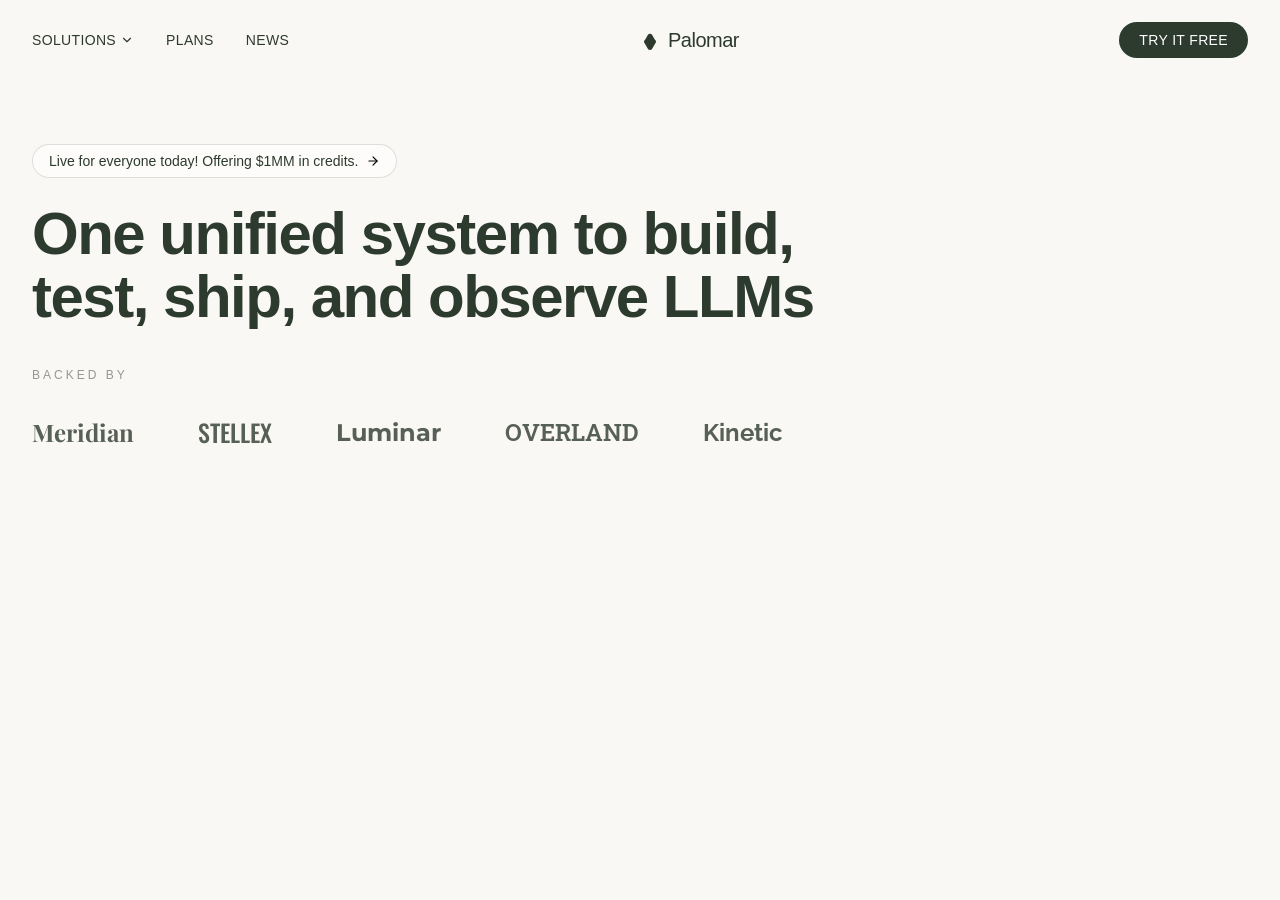
<file: palomar-landing/index.html>
<!doctype html>
<html lang="en">
<head>
  <meta charset="UTF-8" />
  <meta name="viewport" content="width=device-width, initial-scale=1.0" />
  <title>Palomar - One Unified System for LLMs</title>
  <link href="https://db.onlinewebfonts.com/c/0e6de1ec911a2e267ff136bbdd384a44?family=Helvetica+Neue+Light" rel="stylesheet">
  <link href="https://fonts.googleapis.com/css2?family=Playfair+Display:wght@700&family=Oswald:wght@500&family=Montserrat:wght@700&family=Roboto+Slab:wght@600&family=Raleway:wght@700&display=swap" rel="stylesheet">
  <link rel="stylesheet" href="styles.css" />
</head>
<body>
  <!-- ============================ Navbar ============================ -->
  <nav id="navbar" class="navbar">
    <div class="navbar__inner">
      <!-- Desktop left links -->
      <div class="navbar__links">
        <button type="button" class="nav-link nav-link--button">
          Solutions
          <svg class="icon icon--chevron" viewBox="0 0 24 24" fill="none" stroke="currentColor" stroke-width="2" stroke-linecap="round" stroke-linejoin="round" aria-hidden="true"><path d="m6 9 6 6 6-6"/></svg>
        </button>
        <a href="#" class="nav-link">Plans</a>
        <a href="#" class="nav-link">News</a>
      </div>

      <!-- Center logo -->
      <div class="navbar__logo">
        <svg class="icon icon--triangle" viewBox="0 0 24 24" fill="currentColor" stroke="currentColor" stroke-width="2" stroke-linecap="round" stroke-linejoin="round" aria-hidden="true"><path d="M10.268 21.856a2 2 0 0 0 3.464 0l3.464-6a2 2 0 0 0 0-3.464l-3.464-6a2 2 0 0 0-3.464 0l-3.464 6a2 2 0 0 0 0 3.464z"/></svg>
        <span class="navbar__wordmark">Palomar</span>
      </div>

      <!-- Desktop CTA -->
      <a href="#" class="navbar__cta">Try It Free</a>

      <!-- Mobile hamburger -->
      <button id="menu-toggle" type="button" class="hamburger" aria-label="Toggle menu" aria-expanded="false" aria-controls="mobile-menu">
        <span class="hamburger__bar hamburger__bar--top"></span>
        <span class="hamburger__bar hamburger__bar--bottom"></span>
      </button>
    </div>

    <!-- Mobile overlay -->
    <div id="mobile-menu" class="mobile-menu" aria-hidden="true">
      <div class="mobile-menu__inner">
        <a href="#" class="mobile-menu__link">Solutions</a>
        <a href="#" class="mobile-menu__link">Plans</a>
        <a href="#" class="mobile-menu__link">News</a>
        <a href="#" class="mobile-menu__cta">Try It Free</a>
      </div>
    </div>
  </nav>

  <!-- ============================= Hero ============================= -->
  <section class="hero">
    <!-- Video layer -->
    <div class="hero__video-layer">
      <video
        id="hero-video"
        src="https://d8j0ntlcm91z4.cloudfront.net/user_38xzZboKViGWJOttwIXH07lWA1P/hf_20260820_010308_b1636845-4c15-4ab6-b0c9-9a29bfb0c6e3.mp4"
        autoplay
        muted
        loop
        playsinline
        class="hero__video"></video>
    </div>

    <!-- Content column -->
    <div class="hero__content">
      <!-- Announcement pill -->
      <a href="#" class="pill">
        <span class="pill__text">Live for everyone today! Offering $1MM in credits.</span>
        <svg class="icon icon--arrow" viewBox="0 0 24 24" fill="none" stroke="currentColor" stroke-width="2" stroke-linecap="round" stroke-linejoin="round" aria-hidden="true"><path d="M5 12h14"/><path d="m12 5 7 7-7 7"/></svg>
      </a>

      <!-- Headline -->
      <h1 class="hero__headline">
        One unified system to build,<br class="br-sm" /> test, ship, and observe LLMs
      </h1>

      <!-- Trusted by -->
      <div class="trusted">
        <p class="trusted__label">Backed by</p>
        <div class="trusted__row">
          <span class="trusted__logo trusted__logo--playfair">Meridian</span>
          <span class="trusted__logo trusted__logo--oswald">STELLEX</span>
          <span class="trusted__logo trusted__logo--montserrat">Luminar</span>
          <span class="trusted__logo trusted__logo--roboto">OVERLAND</span>
          <span class="trusted__logo trusted__logo--raleway">Kinetic</span>
        </div>
      </div>
    </div>
  </section>

  <script src="main.js"></script>
</body>
</html>
</file>
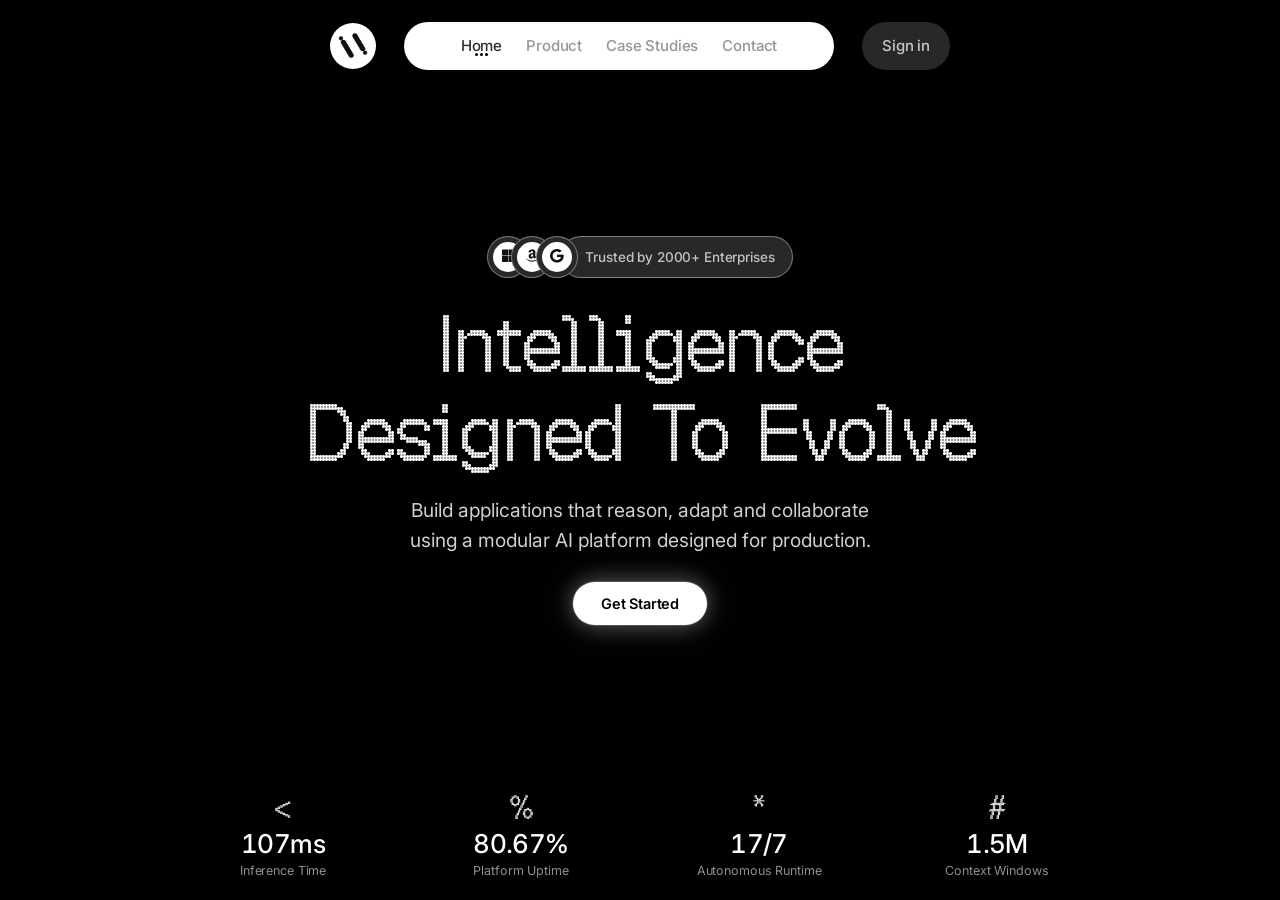
<file: vesper-ai-landing/index.html>
<!DOCTYPE html>
<html lang="en">
<head>
<meta charset="utf-8">
<meta name="viewport" content="width=device-width, initial-scale=1, viewport-fit=cover">
<meta name="color-scheme" content="dark">
<meta name="theme-color" content="#000000">
<title>Intelligence Designed To Evolve</title>
<meta name="description" content="Build applications that reason, adapt and collaborate using a modular AI platform designed for production.">
<link rel="icon" href="assets/logo.webp">

<!-- Inter（UI 字体） -->
<link rel="preconnect" href="https://fonts.googleapis.com">
<link rel="preconnect" href="https://fonts.gstatic.com" crossorigin>
<link rel="stylesheet" href="https://fonts.googleapis.com/css2?family=Inter:wght@400;500;600&display=swap">

<!-- BubbledotICG-FinePos（点阵展示字体，OnlineWebFonts CDN） -->
<link href="https://db.onlinewebfonts.com/c/8cb707a9b8a73f8a7403336b861c3074?family=BubbledotICG-FinePos" rel="stylesheet">

<!-- Font Awesome 6.5.2（企业品牌图标） -->
<link rel="stylesheet" href="https://cdnjs.cloudflare.com/ajax/libs/font-awesome/6.5.2/css/all.min.css"
      integrity="sha512-SnH5WK+bZxgPHs44uWIX+LLJAJ9/2PkPKZ5QiAj6Ta86w+fsb2TkcmfRyVX3pBnMFcV7oQPJkl9QevSCWr3W6A=="
      crossorigin="anonymous" referrerpolicy="no-referrer">

<link rel="stylesheet" href="styles.css">
</head>
<body>

<!-- 全屏背景视频层 -->
<div class="bg" aria-hidden="true">
  <video class="bg-video" autoplay muted loop playsinline>
    <source
      src="https://d8j0ntlcm91z4.cloudfront.net/user_38xzZboKViGWJOttwIXH07lWA1P/hf_20260809_012548_ef22562c-c0ae-4816-ad9d-f8922af4e6a7.mp4"
      type="video/mp4"
    />
  </video>
</div>

<div class="page">

  <!-- 1) Header -->
  <header class="header">
    <a class="logo" href="#top" aria-label="Home">
      <img src="assets/logo.webp" alt="" width="52" height="52">
    </a>

    <nav class="nav-pill" aria-label="Primary">
      <a class="nav-link active" href="#top" aria-current="page">Home</a>
      <a class="nav-link" href="#product">Product</a>
      <a class="nav-link" href="#cases">Case Studies</a>
      <a class="nav-link" href="#contact">Contact</a>
    </nav>

    <a class="signin" href="#signin">Sign in</a>

    <button class="burger" id="menu-toggle" type="button"
            aria-controls="mobile-menu" aria-expanded="false" aria-label="Open menu">
      <span class="burger-bars" aria-hidden="true">
        <span></span><span></span><span></span>
      </span>
    </button>
  </header>

  <!-- 移动端菜单 -->
  <div class="menu-overlay" id="menu-overlay" hidden></div>
  <nav class="menu-sheet" id="mobile-menu" aria-label="Mobile" hidden>
    <a class="menu-link active" href="#top">Home</a>
    <a class="menu-link" href="#product">Product</a>
    <a class="menu-link" href="#cases">Case Studies</a>
    <a class="menu-link" href="#contact">Contact</a>
    <a class="menu-signin" href="#signin">Sign in</a>
  </nav>

  <!-- 2) Hero -->
  <main class="hero" id="top">
    <div class="hero-copy">

      <div class="trust anim" style="--d:0.05s">
        <span class="avatar a1"><span class="avatar-inner"><i class="fa-brands fa-microsoft" aria-hidden="true"></i></span></span>
        <span class="avatar a2"><span class="avatar-inner"><i class="fa-brands fa-amazon" aria-hidden="true"></i></span></span>
        <span class="avatar a3"><span class="avatar-inner"><i class="fa-brands fa-google" aria-hidden="true"></i></span></span>
        <span class="trust-pill">Trusted by 2000+ Enterprises</span>
      </div>

      <h1 class="headline anim">
        <span class="headline-line" style="--d:0.12s">Intelligence</span>
        <span class="headline-line" style="--d:0.3s">Designed To Evolve</span>
      </h1>

      <p class="subhead anim" style="--d:0.28s">Build applications that reason, adapt and collaborate using a modular
AI platform designed for production.</p>

      <a class="cta anim-pulse" href="#start" style="--d:0.4s">Get Started</a>

    </div>
  </main>

  <!-- 3) Stats -->
  <footer class="stats">
    <div class="stat anim" style="--d:0.5s">
      <span class="stat-icon" aria-hidden="true">&lt;</span>
      <span class="stat-value" data-target="120" data-decimals="0" data-suffix="ms">0ms</span>
      <span class="stat-label">Inference Time</span>
    </div>
    <div class="stat anim" style="--d:0.58s">
      <span class="stat-icon" aria-hidden="true">%</span>
      <span class="stat-value" data-target="99.99" data-decimals="2" data-suffix="%">0%</span>
      <span class="stat-label">Platform Uptime</span>
    </div>
    <div class="stat anim" style="--d:0.66s">
      <span class="stat-icon" aria-hidden="true">*</span>
      <span class="stat-value" data-target="24" data-decimals="0" data-suffix="/7">0/7</span>
      <span class="stat-label">Autonomous Runtime</span>
    </div>
    <div class="stat anim" style="--d:0.74s">
      <span class="stat-icon" aria-hidden="true">#</span>
      <span class="stat-value" data-target="2.4" data-decimals="1" data-suffix="M">0M</span>
      <span class="stat-label">Context Windows</span>
    </div>
  </footer>

</div>

<script src="main.js"></script>
</body>
</html>
</file>
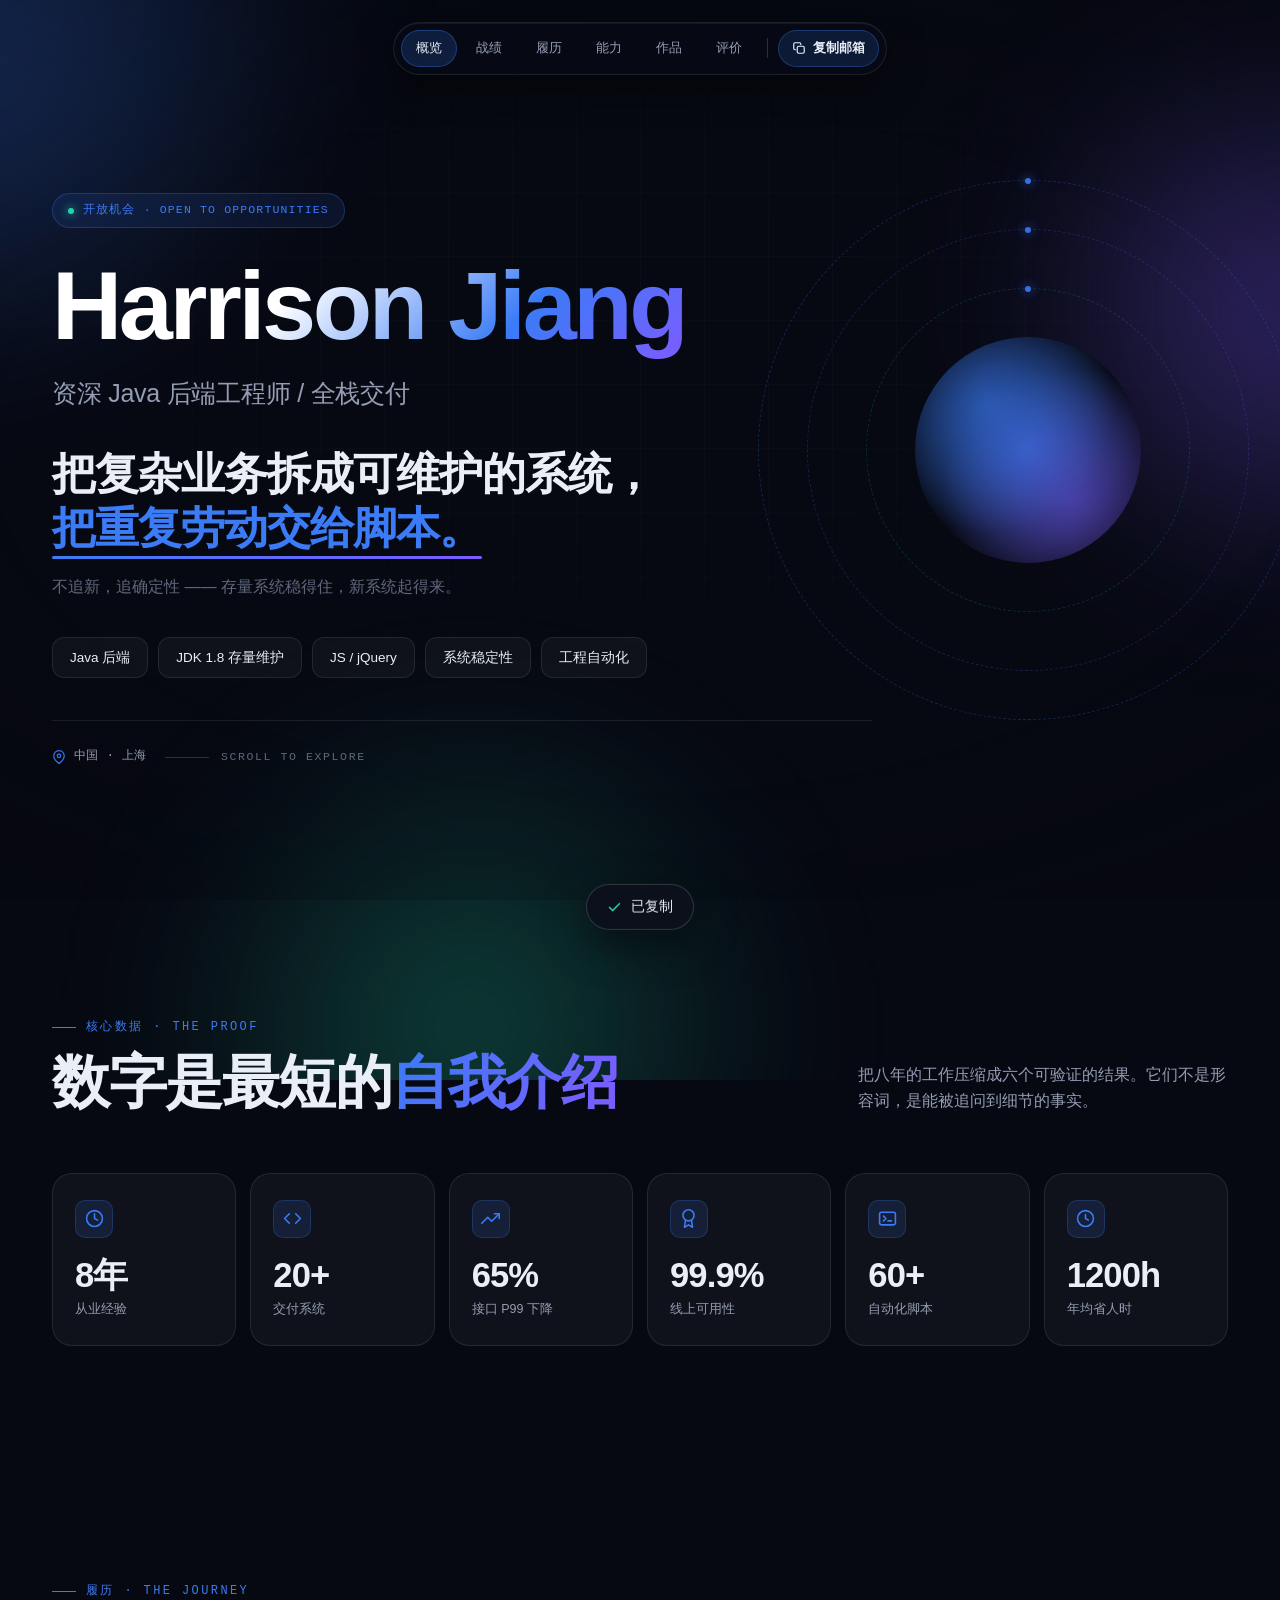
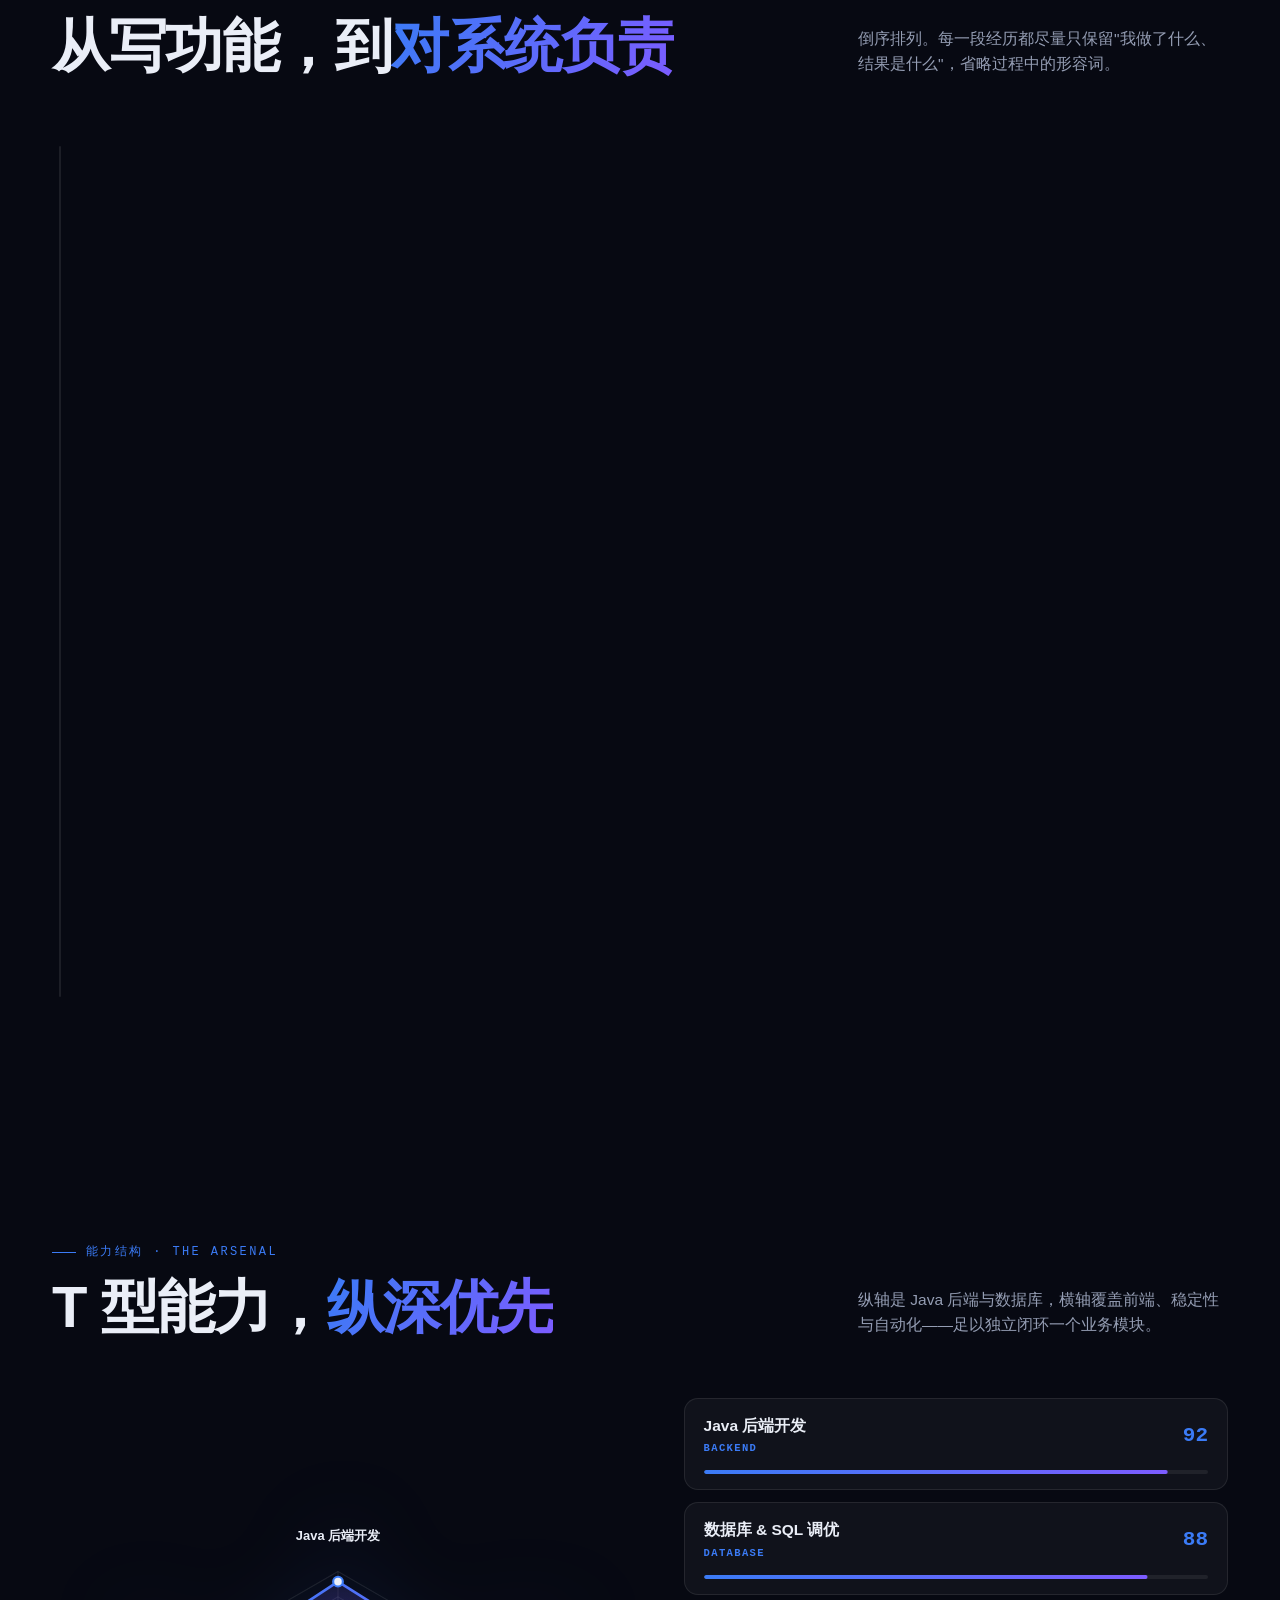
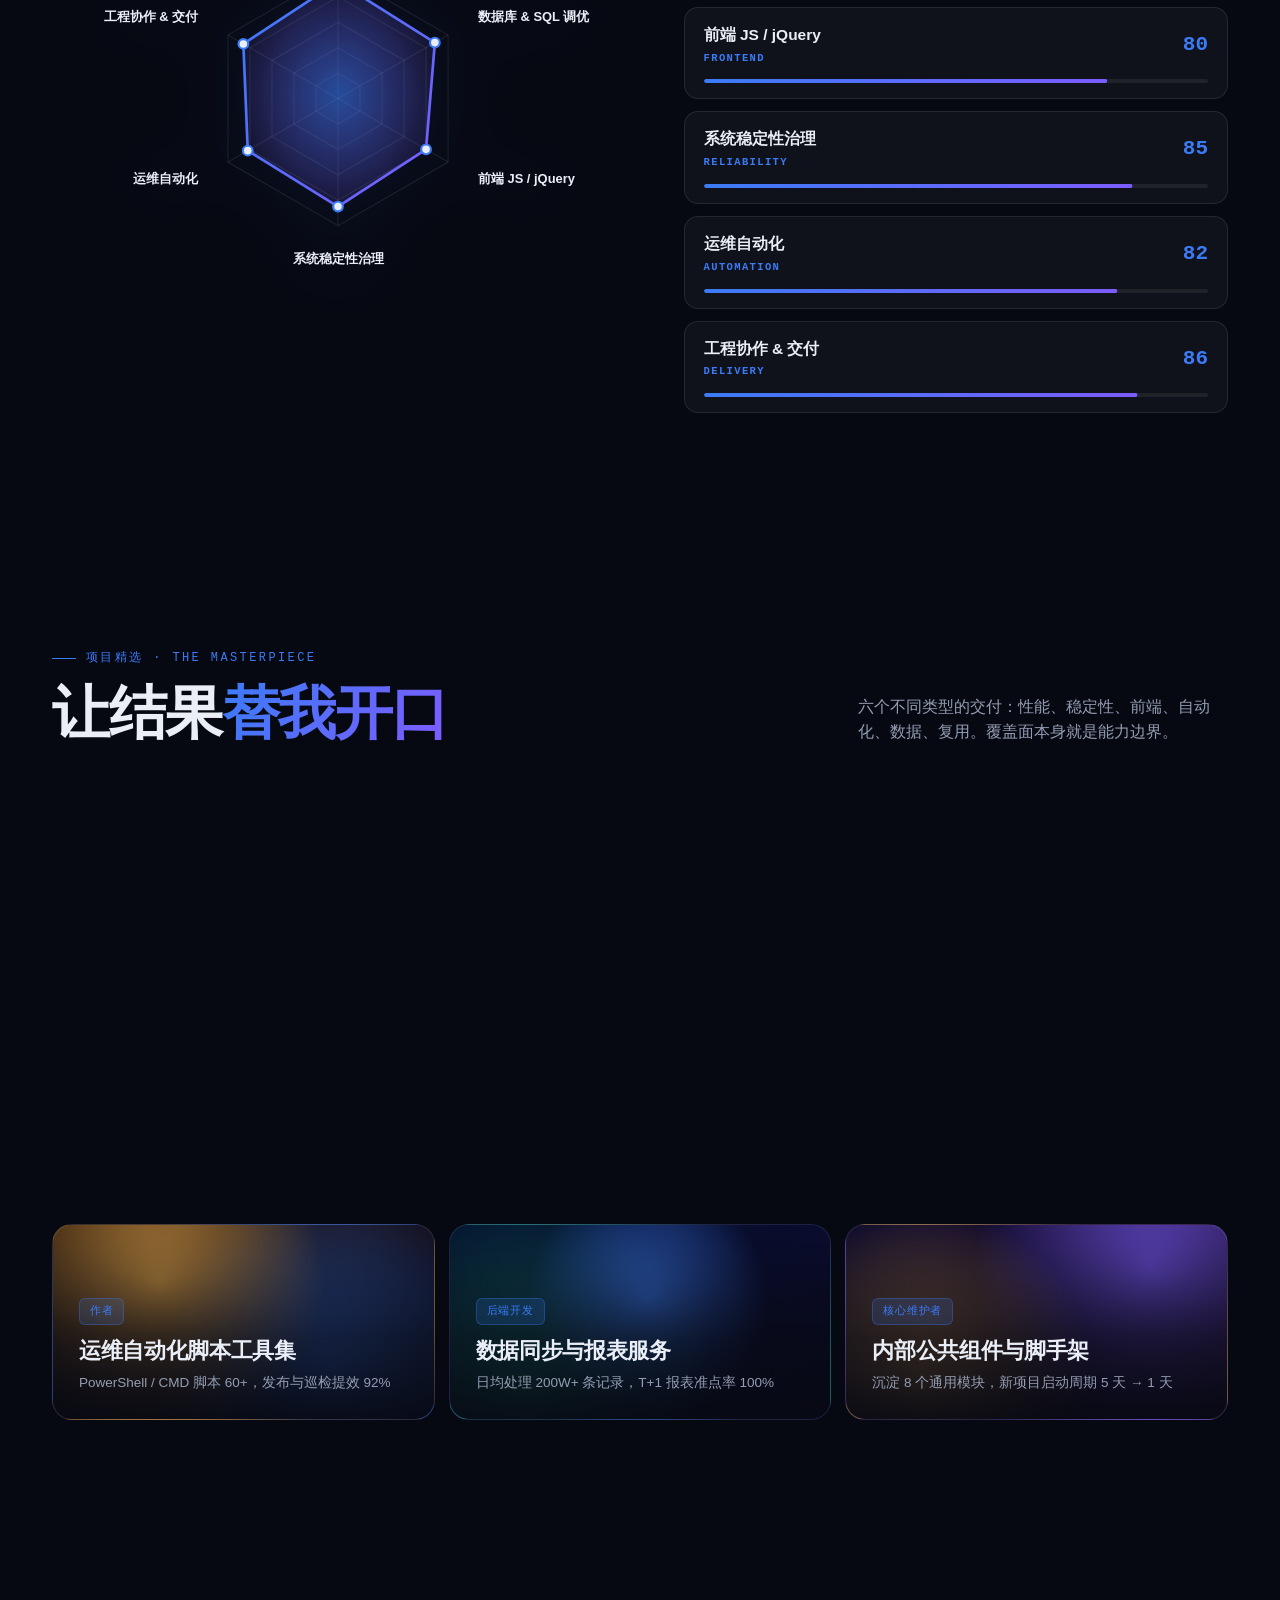
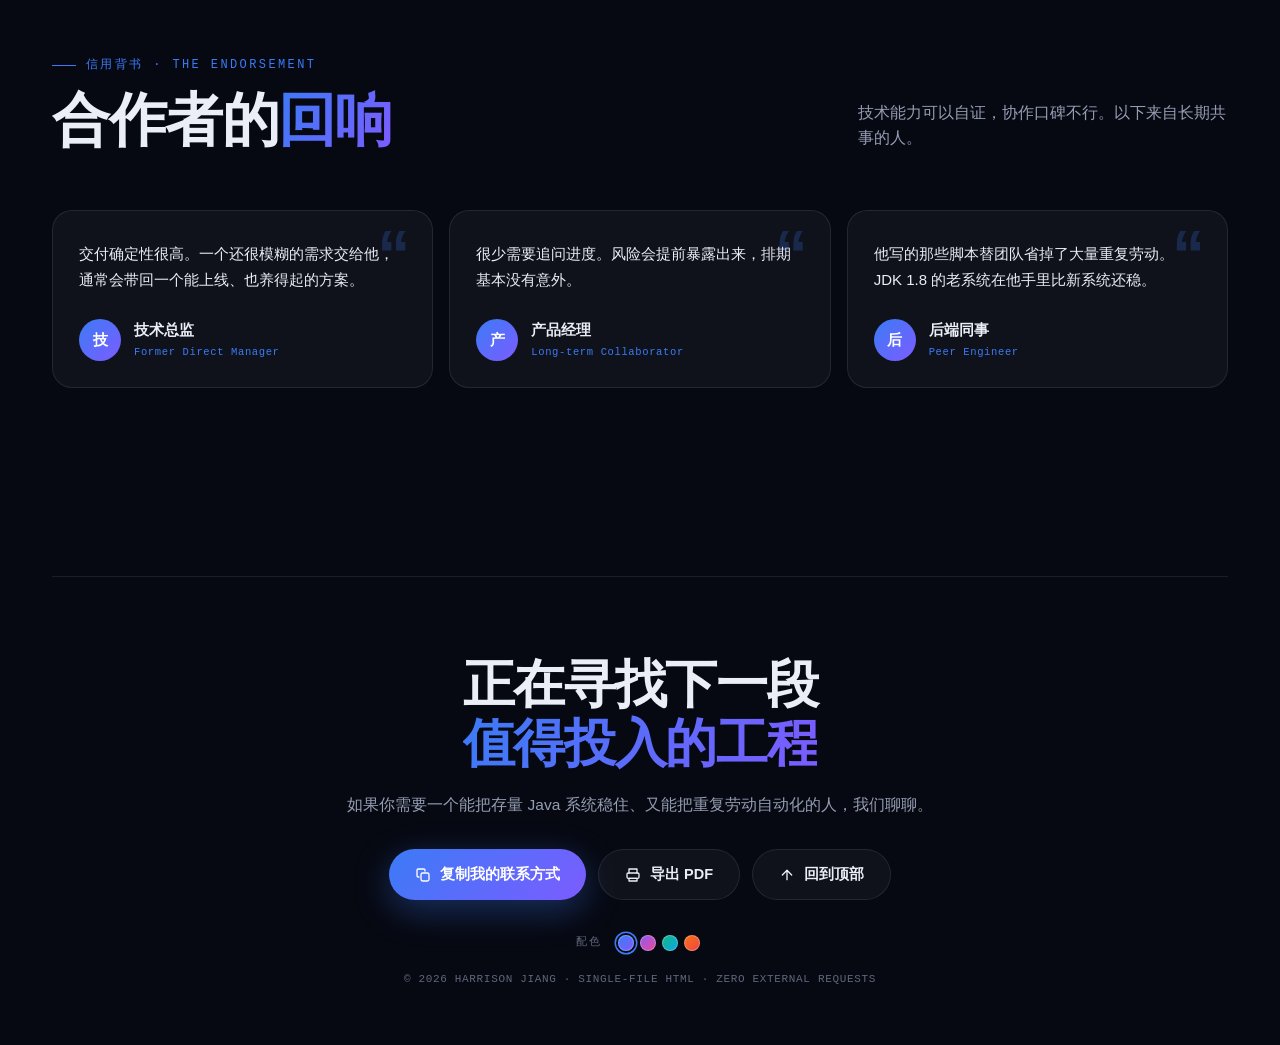
<file: resume-landing-page/output.html>
<!DOCTYPE html>
<html lang="zh-CN">
<head>
<meta charset="UTF-8" />
<meta name="viewport" content="width=device-width, initial-scale=1.0, viewport-fit=cover" />
<meta name="color-scheme" content="dark" />
<meta name="description" content="Harrison Jiang · 资深 Java 后端工程师 / 全栈交付 · 网页简历" />
<title>Harrison Jiang · 资深 Java 后端工程师</title>
<!--
  ============================================================================
  网页简历 · Landing Page
  单文件产物：CSS / JS 全部内联，零外链（无 CDN / 无外部字体 / 无图床）
  数据源：data.json（与本文件内的 RESUME_DATA 常量保持一致）
  主色替换：修改 :root 的 --primary / --primary-rgb，或使用导航栏的配色预设
  ============================================================================
-->
<style>
/* ==========================================================================
   1. 设计令牌
   ========================================================================== */
:root{
  /* —— 主色（可替换：hex 与 rgb 三元组必须同步修改）—— */
  --primary:#3B7BF6;
  --primary-rgb:59,123,246;
  --secondary:#7C5CFF;
  --secondary-rgb:124,92,255;
  --accent:#22D3A6;
  --accent-rgb:34,211,166;

  /* —— 底色 —— */
  --bg:#070912;
  --bg-soft:#0B0F1C;

  /* —— 表面与描边 —— */
  --surface:rgba(255,255,255,.038);
  --surface-2:rgba(255,255,255,.065);
  --border:rgba(255,255,255,.085);
  --border-strong:rgba(255,255,255,.16);
  --grid-line:rgba(255,255,255,.04);

  /* —— 文本 —— */
  --text:#EAEEF7;
  --text-dim:#949DB3;
  --text-muted:#5F677C;

  /* —— 几何 —— */
  --radius:20px;
  --radius-sm:12px;
  --maxw:1240px;

  /* —— 字体：纯系统字体栈，不加载任何字体文件 —— */
  --font:-apple-system,BlinkMacSystemFont,"Segoe UI","PingFang SC","Hiragino Sans GB","Microsoft YaHei","Noto Sans SC","Helvetica Neue",Helvetica,Arial,sans-serif;
  --mono:ui-monospace,SFMono-Regular,"SF Mono",Menlo,Consolas,"Liberation Mono",monospace;

  /* —— 缓动 —— */
  --ease-out:cubic-bezier(.16,1,.3,1);
  --ease-soft:cubic-bezier(.2,.8,.2,1);
}

/* ==========================================================================
   2. 基础重置
   ========================================================================== */
*,*::before,*::after{box-sizing:border-box;margin:0;padding:0}
html{
  background:var(--bg);
  color:var(--text);
  font-family:var(--font);
  font-size:16px;
  font-weight:400;
  line-height:1.6;
  -webkit-font-smoothing:antialiased;
  -moz-osx-font-smoothing:grayscale;
  scroll-behavior:smooth;
  overflow-x:hidden;
}
body{
  background:var(--bg);
  min-height:100dvh;
  overflow-x:hidden;
  position:relative;
}
::selection{background:rgba(var(--primary-rgb),.32);color:#fff}
:focus-visible{
  outline:2px solid var(--primary);
  outline-offset:3px;
  border-radius:6px;
}
ul{list-style:none}
button{font:inherit;color:inherit;background:none;border:0;cursor:pointer}
.sr-only{
  position:absolute;width:1px;height:1px;padding:0;margin:-1px;
  overflow:hidden;clip:rect(0,0,0,0);white-space:nowrap;border:0;
}

/* 渐变文字：打印时会被强制降级为纯色，见 @media print */
.grad-text{
  background:linear-gradient(135deg,#FFFFFF 0%,#FFFFFF 38%,var(--primary) 72%,var(--secondary) 100%);
  -webkit-background-clip:text;
  background-clip:text;
  color:transparent;
}
.grad-text-sm{
  background:linear-gradient(120deg,var(--primary),var(--secondary));
  -webkit-background-clip:text;
  background-clip:text;
  color:transparent;
}

/* ==========================================================================
   3. 背景层：极光渐变 + 网格
   ========================================================================== */
.aurora{
  position:fixed;
  inset:-20%;
  z-index:0;
  pointer-events:none;
  overflow:hidden;
  contain:layout style paint;
}
.aurora span{
  position:absolute;
  display:block;
  border-radius:50%;
  filter:blur(90px);
  opacity:.62;
  will-change:transform;
}
.aurora .a1{
  width:56vw;height:56vw;min-width:420px;min-height:420px;
  left:-6%;top:-10%;
  background:radial-gradient(circle at 40% 40%,rgba(var(--primary-rgb),.82),rgba(var(--primary-rgb),0) 66%);
  animation:drift-a 26s ease-in-out infinite;
}
.aurora .a2{
  width:48vw;height:48vw;min-width:360px;min-height:360px;
  right:-4%;top:14%;
  background:radial-gradient(circle at 50% 50%,rgba(var(--secondary-rgb),.72),rgba(var(--secondary-rgb),0) 66%);
  animation:drift-b 32s ease-in-out infinite;
}
.aurora .a3{
  width:52vw;height:52vw;min-width:400px;min-height:400px;
  left:22%;bottom:-22%;
  background:radial-gradient(circle at 50% 50%,rgba(var(--accent-rgb),.52),rgba(var(--accent-rgb),0) 66%);
  animation:drift-c 38s ease-in-out infinite;
}
@keyframes drift-a{
  0%,100%{transform:translate3d(0,0,0) scale(1)}
  50%{transform:translate3d(6%,5%,0) scale(1.12)}
}
@keyframes drift-b{
  0%,100%{transform:translate3d(0,0,0) scale(1.06)}
  50%{transform:translate3d(-7%,7%,0) scale(.94)}
}
@keyframes drift-c{
  0%,100%{transform:translate3d(0,0,0) scale(1)}
  50%{transform:translate3d(5%,-6%,0) scale(1.14)}
}

.grid-bg{
  position:fixed;inset:0;z-index:0;pointer-events:none;opacity:.5;
  background-image:
    linear-gradient(var(--grid-line) 1px,transparent 1px),
    linear-gradient(90deg,var(--grid-line) 1px,transparent 1px);
  background-size:64px 64px;
  -webkit-mask-image:radial-gradient(ellipse 78% 58% at 50% 38%,#000 25%,transparent 82%);
  mask-image:radial-gradient(ellipse 78% 58% at 50% 38%,#000 25%,transparent 82%);
}
.vignette{
  position:fixed;inset:0;z-index:0;pointer-events:none;
  background:radial-gradient(ellipse 120% 90% at 50% 50%,transparent 42%,rgba(4,6,12,.72) 100%);
}

/* ==========================================================================
   4. 滚动进度条
   ========================================================================== */
.scroll-progress{
  position:fixed;top:0;left:0;right:0;height:2px;z-index:200;
  background:linear-gradient(90deg,var(--primary),var(--secondary),var(--accent));
  transform:scaleX(var(--sp,0));
  transform-origin:0 50%;
  will-change:transform;
}

/* ==========================================================================
   5. 导航
   ========================================================================== */
.nav{
  position:fixed;top:22px;left:50%;transform:translateX(-50%);
  z-index:120;
  display:flex;align-items:center;gap:4px;
  padding:7px;
  max-width:calc(100vw - 28px);
  background:rgba(9,12,22,.66);
  -webkit-backdrop-filter:blur(22px) saturate(150%);
  backdrop-filter:blur(22px) saturate(150%);
  border:1px solid var(--border);
  border-radius:999px;
  box-shadow:0 10px 40px rgba(0,0,0,.45), inset 0 1px 0 rgba(255,255,255,.06);
  font-size:13px;
  overflow-x:auto;
  overflow-y:hidden;
  scrollbar-width:none;
}
.nav::-webkit-scrollbar{display:none}
.nav a{
  color:var(--text-dim);text-decoration:none;
  padding:8px 15px;border-radius:999px;font-weight:500;
  white-space:nowrap;
  transition:color .25s var(--ease-soft),background-color .25s var(--ease-soft);
}
.nav a:hover{color:var(--text);background:var(--surface-2)}
.nav a[aria-current="true"]{
  color:var(--text);
  background:rgba(var(--primary-rgb),.18);
  box-shadow:inset 0 0 0 1px rgba(var(--primary-rgb),.34);
}
.nav .divider{
  width:1px;height:20px;flex:0 0 auto;
  background:var(--border-strong);margin:0 6px;
}
.swatches{display:flex;align-items:center;gap:6px;flex:0 0 auto;padding:0 4px}
.swatch{
  width:16px;height:16px;border-radius:50%;
  border:1px solid rgba(255,255,255,.28);
  padding:0;
  transition:transform .25s var(--ease-out),box-shadow .25s var(--ease-out);
}
.swatch:hover{transform:scale(1.22)}
.swatch[aria-pressed="true"]{
  box-shadow:0 0 0 2px var(--bg),0 0 0 3.5px currentColor;
}
.nav-action{
  display:inline-flex;align-items:center;gap:7px;
  padding:8px 14px;border-radius:999px;flex:0 0 auto;
  color:var(--text);font-weight:600;
  background:rgba(var(--primary-rgb),.15);
  box-shadow:inset 0 0 0 1px rgba(var(--primary-rgb),.32);
  transition:transform .25s var(--ease-out),background-color .25s var(--ease-soft);
}
.nav-action:hover{background:rgba(var(--primary-rgb),.26)}
.nav-action:active{transform:scale(.96)}
.nav-action svg{width:14px;height:14px;flex:0 0 auto}

/* ==========================================================================
   6. 布局骨架
   ========================================================================== */
main{
  position:relative;z-index:10;
  max-width:var(--maxw);
  margin:0 auto;
  padding:0 32px;
}
section{padding:118px 0;position:relative;scroll-margin-top:96px}

.section-head{
  display:flex;align-items:flex-end;justify-content:space-between;
  gap:40px;flex-wrap:wrap;margin-bottom:60px;
}
.section-head .label{
  display:flex;align-items:center;gap:10px;
  font-family:var(--mono);font-size:12px;letter-spacing:.2em;
  text-transform:uppercase;color:var(--primary);margin-bottom:14px;
}
.section-head .label::before{
  content:"";width:24px;height:1px;background:var(--primary);flex:0 0 auto;
}
.section-head h2{
  font-size:clamp(32px,4.6vw,58px);
  font-weight:800;line-height:1.06;letter-spacing:-.025em;
  max-width:760px;
}
.section-head h2 em{font-style:normal}
.section-head .desc{
  color:var(--text-dim);font-size:15.5px;line-height:1.62;
  max-width:370px;flex:1 1 260px;
}

/* ==========================================================================
   7. Hero
   ========================================================================== */
.hero{
  min-height:100dvh;
  display:flex;flex-direction:column;justify-content:center;
  padding:150px 0 90px;
  position:relative;
}
.hero-inner{position:relative;z-index:2;max-width:820px}
.eyebrow{
  display:inline-flex;align-items:center;gap:9px;
  padding:7px 15px;margin-bottom:30px;
  font-family:var(--mono);font-size:11.5px;font-weight:500;
  letter-spacing:.1em;text-transform:uppercase;
  color:var(--primary);
  background:rgba(var(--primary-rgb),.10);
  border:1px solid rgba(var(--primary-rgb),.28);
  border-radius:999px;
  width:fit-content;
}
.eyebrow .dot{
  width:6px;height:6px;border-radius:50%;flex:0 0 auto;
  background:var(--accent);
  box-shadow:0 0 10px var(--accent);
  animation:pulse-dot 2.4s ease-in-out infinite;
}
@keyframes pulse-dot{0%,100%{opacity:1;transform:scale(1)}50%{opacity:.45;transform:scale(.82)}}

.hero h1{
  font-size:clamp(44px,7.6vw,104px);
  font-weight:900;line-height:.98;letter-spacing:-.035em;
  margin-bottom:20px;
  word-break:break-word;
}
.hero .role{
  font-size:clamp(17px,2.2vw,25px);
  font-weight:500;color:var(--text-dim);
  letter-spacing:-.01em;
  margin-bottom:34px;
}
.hero .slogan{
  font-size:clamp(24px,3.5vw,44px);
  font-weight:700;line-height:1.22;letter-spacing:-.022em;
  max-width:900px;margin-bottom:20px;
}
.hero .slogan .hl{
  position:relative;display:inline-block;color:var(--primary);
}
.hero .slogan .hl::after{
  content:"";position:absolute;left:0;right:0;bottom:-5px;height:3px;
  border-radius:2px;
  background:linear-gradient(90deg,var(--primary),var(--secondary));
  transform:scaleX(0);transform-origin:0 50%;
  transition:transform .9s var(--ease-out) .35s;
}
.hero.ready .slogan .hl::after{transform:scaleX(1)}
.hero .sub-slogan{
  font-size:16px;color:var(--text-muted);
  max-width:560px;margin-bottom:36px;line-height:1.65;
}
.tags{display:flex;flex-wrap:wrap;gap:10px;margin-bottom:42px}
.tag{
  padding:9px 17px;font-size:13.5px;font-weight:500;
  background:var(--surface);border:1px solid var(--border);
  border-radius:var(--radius-sm);
  transition:transform .3s var(--ease-out),border-color .3s var(--ease-soft),background-color .3s var(--ease-soft);
}
.tag:hover{
  border-color:rgba(var(--primary-rgb),.55);
  background:rgba(var(--primary-rgb),.10);
  transform:translateY(-2px);
}
.hero-foot{
  display:flex;align-items:center;gap:18px;flex-wrap:wrap;
  padding-top:26px;border-top:1px solid var(--border);
}
.meta-item{
  display:inline-flex;align-items:center;gap:8px;
  font-family:var(--mono);font-size:12px;color:var(--text-dim);
  letter-spacing:.04em;
}
.meta-item svg{width:14px;height:14px;color:var(--primary);flex:0 0 auto}
.scroll-hint{
  display:inline-flex;align-items:center;gap:12px;
  font-family:var(--mono);font-size:11.5px;letter-spacing:.14em;
  color:var(--text-muted);
}
.scroll-hint .line{
  position:relative;width:44px;height:1px;overflow:hidden;
  background:var(--border-strong);
}
.scroll-hint .line::after{
  content:"";position:absolute;inset:0;background:var(--primary);
  transform:translateX(-100%);animation:sweep 2.4s ease-in-out infinite;
}
@keyframes sweep{0%{transform:translateX(-100%)}55%,100%{transform:translateX(100%)}}

/* Hero 轨道装饰 */
.hero-orb{
  position:absolute;right:-70px;top:50%;
  transform:translateY(-50%);
  width:min(540px,46vw);aspect-ratio:1;
  pointer-events:none;z-index:1;opacity:.9;
}
.hero-orb .ring{
  position:absolute;inset:0;border-radius:50%;
  border:1px dashed rgba(var(--primary-rgb),.30);
  animation:spin 60s linear infinite;
}
.hero-orb .ring:nth-child(2){
  inset:9%;border-color:rgba(var(--secondary-rgb),.26);
  animation-duration:44s;animation-direction:reverse;
}
.hero-orb .ring:nth-child(3){
  inset:20%;border-color:rgba(var(--accent-rgb),.22);
  animation-duration:74s;
}
.hero-orb .ring::before{
  content:"";position:absolute;top:-3px;left:50%;
  width:6px;height:6px;margin-left:-3px;border-radius:50%;
  background:var(--primary);box-shadow:0 0 12px var(--primary);
}
.hero-orb .core{
  position:absolute;inset:29%;border-radius:50%;
  background:
    radial-gradient(circle at 32% 30%,rgba(var(--primary-rgb),.65),transparent 58%),
    radial-gradient(circle at 70% 72%,rgba(var(--secondary-rgb),.55),transparent 58%),
    radial-gradient(circle,rgba(var(--primary-rgb),.75),rgba(7,9,18,.96) 72%);
  animation:breathe 6s ease-in-out infinite;
}
@keyframes spin{to{transform:rotate(360deg)}}
@keyframes breathe{0%,100%{transform:scale(1)}50%{transform:scale(1.05)}}

/* ==========================================================================
   8. 数据看板
   ========================================================================== */
.stats{
  display:grid;gap:14px;
  grid-template-columns:repeat(6,minmax(0,1fr));
}
.stat{
  position:relative;overflow:hidden;isolation:isolate;
  padding:26px 22px;
  background:var(--surface);
  border:1px solid var(--border);
  border-radius:var(--radius);
  transition:transform .4s var(--ease-out),border-color .4s var(--ease-soft);
}
.stat::before{
  content:"";position:absolute;inset:0;z-index:-1;opacity:0;
  background:
    radial-gradient(140px 120px at 50% 0%,rgba(var(--primary-rgb),.28),transparent 70%),
    linear-gradient(160deg,rgba(var(--primary-rgb),.14),transparent 62%);
  transition:opacity .4s var(--ease-soft);
}
.stat:hover{transform:translateY(-6px);border-color:rgba(var(--primary-rgb),.42)}
.stat:hover::before{opacity:1}
.stat .ico{
  display:flex;align-items:center;justify-content:center;
  width:38px;height:38px;margin-bottom:18px;
  border-radius:10px;
  color:var(--primary);
  background:rgba(var(--primary-rgb),.13);
  box-shadow:inset 0 0 0 1px rgba(var(--primary-rgb),.22);
}
.stat .ico svg{width:19px;height:19px}
.stat .val{
  font-size:clamp(26px,2.7vw,37px);font-weight:800;
  letter-spacing:-.025em;line-height:1.1;margin-bottom:5px;
  font-variant-numeric:tabular-nums;
}
.stat .cap{font-size:12.5px;font-weight:500;color:var(--text-dim)}

/* ==========================================================================
   9. 时间轴
   ========================================================================== */
.timeline{position:relative;padding-left:34px}
.timeline .rail{
  position:absolute;left:7px;top:10px;bottom:10px;width:2px;
  background:var(--border);
  border-radius:2px;overflow:hidden;
}
.timeline .rail .fill{
  position:absolute;inset:0;
  background:linear-gradient(to bottom,var(--primary),var(--secondary),var(--accent));
  transform:scaleY(var(--tp,0));transform-origin:50% 0;
  will-change:transform;
}
.tl-item{position:relative;padding-bottom:52px}
.tl-item:last-child{padding-bottom:0}
.tl-item::before{
  content:"";position:absolute;left:-34px;top:9px;
  width:16px;height:16px;border-radius:50%;
  background:var(--bg);
  border:3px solid var(--primary);
  box-shadow:0 0 0 4px rgba(var(--primary-rgb),.16),0 0 24px rgba(var(--primary-rgb),.45);
}
.tl-item .period{
  display:inline-block;margin-bottom:13px;padding:4px 12px;
  font-family:var(--mono);font-size:11.5px;letter-spacing:.08em;
  color:var(--primary);
  background:rgba(var(--primary-rgb),.12);
  border-radius:6px;
}
.tl-item .row{
  display:flex;align-items:center;gap:14px;
  flex-wrap:wrap;margin-bottom:6px;
}
.tl-item .company{font-size:clamp(19px,2.2vw,25px);font-weight:700;letter-spacing:-.015em}
.tl-item .role{
  padding:4px 13px;font-size:13.5px;font-weight:500;color:var(--text-dim);
  background:var(--surface);border:1px solid var(--border);
  border-radius:999px;
}
.tl-item ul{display:grid;gap:9px;margin-top:18px}
.tl-item li{
  display:flex;gap:12px;
  padding:14px 18px;
  font-size:14.8px;line-height:1.55;
  background:var(--surface);
  border:1px solid var(--border);
  border-radius:var(--radius-sm);
  transition:transform .3s var(--ease-out),border-color .3s var(--ease-soft);
}
.tl-item li::before{
  content:"";flex:0 0 auto;
  width:6px;height:6px;margin-top:8px;border-radius:50%;
  background:var(--primary);
  box-shadow:0 0 10px rgba(var(--primary-rgb),.7);
}
.tl-item li:hover{
  border-color:rgba(var(--primary-rgb),.42);
  transform:translateX(5px);
}

/* ==========================================================================
   10. 技能雷达
   ========================================================================== */
.skills-wrap{
  display:grid;grid-template-columns:minmax(0,1.05fr) minmax(0,1fr);
  gap:60px;align-items:center;
}
.radar-box{
  position:relative;width:100%;max-width:560px;
  aspect-ratio:1;margin:0 auto;
}
.radar-box svg{
  display:block;width:100%;height:100%;
  filter:drop-shadow(0 0 40px rgba(var(--primary-rgb),.30));
}
.skill-list{display:grid;gap:12px}
.skill-row{
  display:grid;grid-template-columns:1fr auto;
  gap:4px 16px;align-items:center;
  padding:15px 19px;
  background:var(--surface);
  border:1px solid var(--border);
  border-radius:14px;
  transition:transform .3s var(--ease-out),border-color .3s var(--ease-soft);
}
.skill-row:hover{border-color:rgba(var(--primary-rgb),.42);transform:translateX(-4px)}
.skill-row .n{font-size:15.5px;font-weight:600}
.skill-row .c{
  font-family:var(--mono);font-size:10.5px;letter-spacing:.13em;
  text-transform:uppercase;color:var(--primary);margin-top:2px;
}
.skill-row .score{
  font-family:var(--mono);font-size:21px;font-weight:700;
  color:var(--primary);font-variant-numeric:tabular-nums;
}
.skill-row .bar{
  grid-column:1 / -1;height:4px;margin-top:9px;
  background:var(--surface-2);
  border-radius:2px;overflow:hidden;
}
.skill-row .bar .fill{
  height:100%;border-radius:2px;
  background:linear-gradient(90deg,var(--primary),var(--secondary));
  transform:scaleX(0);transform-origin:0 50%;
  transition:transform 1.1s var(--ease-soft);
}
.skill-row.in .bar .fill{transform:scaleX(var(--pct))}

/* ==========================================================================
   11. 项目精选（Bento）
   ========================================================================== */
.bento{
  display:grid;gap:14px;
  grid-template-columns:repeat(6,minmax(0,1fr));
  grid-auto-rows:196px;
}
.bento-item{
  position:relative;overflow:hidden;isolation:isolate;
  display:flex;flex-direction:column;justify-content:flex-end;
  padding:26px;
  border:1px solid var(--border);
  border-radius:var(--radius);
  transition:transform .45s var(--ease-out),border-color .45s var(--ease-soft);
  cursor:default;
}
/* 纯 CSS 渐变作为"封面"——不引用任何外部图片 */
.bento-item .art{
  position:absolute;inset:0;z-index:-2;
  opacity:.72;
  transform:scale(1.02);
  transition:transform .6s var(--ease-out),opacity .6s var(--ease-soft);
}
.bento-item .scrim{
  position:absolute;inset:0;z-index:-1;
  background:linear-gradient(180deg,rgba(7,9,18,.10) 0%,rgba(7,9,18,.72) 58%,rgba(7,9,18,.94) 100%);
}
.bento-item .spot{
  position:absolute;inset:0;z-index:0;pointer-events:none;opacity:0;
  background:radial-gradient(320px circle at var(--mx,50%) var(--my,50%),rgba(var(--primary-rgb),.22),transparent 66%);
  transition:opacity .4s var(--ease-soft);
}
.bento-item:hover{transform:translateY(-5px);border-color:rgba(var(--primary-rgb),.5)}
.bento-item:hover .art{transform:scale(1.09);opacity:1}
.bento-item:hover .spot{opacity:1}
.bento-item .role-tag{
  position:relative;z-index:1;
  display:inline-flex;align-items:center;gap:6px;width:fit-content;
  margin-bottom:13px;padding:4px 10px;
  font-family:var(--mono);font-size:10.5px;letter-spacing:.07em;
  color:var(--primary);
  background:rgba(var(--primary-rgb),.16);
  border:1px solid rgba(var(--primary-rgb),.32);
  border-radius:6px;
}
.bento-item h3{
  position:relative;z-index:1;
  font-size:clamp(18px,1.7vw,22px);font-weight:700;
  line-height:1.22;letter-spacing:-.015em;margin-bottom:8px;
}
.bento-item p{
  position:relative;z-index:1;
  font-size:13.5px;line-height:1.5;color:var(--text-dim);
}
/* 网格填满数学：4×2 + 2×1 + 2×1 + 2×1 + 2×1 + 2×1 = 18 格 = 3 行 × 6 列，无空档 */
.b1{grid-column:span 4;grid-row:span 2}
.b2{grid-column:span 2;grid-row:span 1}
.b3{grid-column:span 2;grid-row:span 1}
.b4{grid-column:span 2;grid-row:span 1}
.b5{grid-column:span 2;grid-row:span 1}
.b6{grid-column:span 2;grid-row:span 1}

.art-1{background:
  radial-gradient(circle at 22% 28%,rgba(var(--primary-rgb),.95),transparent 46%),
  radial-gradient(circle at 78% 72%,rgba(var(--secondary-rgb),.85),transparent 52%),
  radial-gradient(circle at 52% 88%,rgba(var(--accent-rgb),.55),transparent 56%),
  linear-gradient(135deg,#0A1440,#1A0A3F)}
.art-2{background:
  radial-gradient(circle at 72% 26%,rgba(var(--secondary-rgb),.90),transparent 54%),
  radial-gradient(circle at 26% 74%,rgba(var(--primary-rgb),.80),transparent 54%),
  linear-gradient(135deg,#15072F,#04203F)}
.art-3{background:
  radial-gradient(circle at 50% 46%,rgba(var(--accent-rgb),.80),transparent 58%),
  linear-gradient(135deg,#041F2B,#0A1033)}
.art-4{background:
  radial-gradient(circle at 28% 30%,rgba(255,184,77,.80),transparent 54%),
  radial-gradient(circle at 72% 72%,rgba(var(--primary-rgb),.75),transparent 56%),
  linear-gradient(135deg,#2A1608,#0C1030)}
.art-5{background:
  radial-gradient(circle at 52% 38%,rgba(var(--primary-rgb),.85),transparent 52%),
  radial-gradient(circle at 20% 84%,rgba(var(--accent-rgb),.50),transparent 56%),
  linear-gradient(135deg,#021130,#0D0A30)}
.art-6{background:
  radial-gradient(circle at 20% 78%,rgba(255,184,77,.62),transparent 50%),
  radial-gradient(circle at 80% 22%,rgba(var(--secondary-rgb),.80),transparent 52%),
  linear-gradient(135deg,#0D0A30,#200B2A)}

/* ==========================================================================
   12. 推荐评价
   ========================================================================== */
.quotes{display:grid;grid-template-columns:repeat(3,minmax(0,1fr));gap:16px}
.quote{
  position:relative;
  display:flex;flex-direction:column;
  padding:30px 26px 26px;
  background:var(--surface);
  border:1px solid var(--border);
  border-radius:var(--radius);
  transition:transform .4s var(--ease-out),border-color .4s var(--ease-soft);
}
.quote:hover{transform:translateY(-5px);border-color:rgba(var(--primary-rgb),.42)}
.quote .mark{
  position:absolute;top:10px;right:22px;
  font-size:66px;line-height:1;font-weight:900;
  color:var(--primary);opacity:.22;
  pointer-events:none;user-select:none;
}
.quote .text{
  position:relative;z-index:1;
  font-size:15px;line-height:1.72;
  margin-bottom:26px;
}
.quote .who{margin-top:auto;display:flex;align-items:center;gap:13px}
.quote .avatar{
  display:flex;align-items:center;justify-content:center;flex:0 0 auto;
  width:42px;height:42px;border-radius:50%;
  font-size:15px;font-weight:700;color:#fff;
  background:linear-gradient(135deg,var(--primary),var(--secondary));
}
.quote .author{font-size:14.5px;font-weight:600}
.quote .rel{
  margin-top:2px;
  font-family:var(--mono);font-size:10.5px;letter-spacing:.06em;
  color:var(--primary);
}

/* ==========================================================================
   13. 页脚
   ========================================================================== */
footer{
  position:relative;
  margin-top:70px;padding:78px 0 56px;
  border-top:1px solid var(--border);
  text-align:center;
}
footer .big{
  font-size:clamp(28px,4.4vw,52px);font-weight:800;
  line-height:1.14;letter-spacing:-.025em;margin-bottom:18px;
}
footer .sub{
  max-width:600px;margin:0 auto 32px;
  font-size:15.5px;line-height:1.65;color:var(--text-dim);
}
.cta-row{display:flex;gap:12px;justify-content:center;flex-wrap:wrap}
.btn{
  display:inline-flex;align-items:center;gap:9px;
  padding:13px 26px;border-radius:999px;
  font-size:14.5px;font-weight:600;
  transition:transform .3s var(--ease-out),box-shadow .3s var(--ease-soft),border-color .3s var(--ease-soft),background-color .3s var(--ease-soft);
}
.btn svg{width:16px;height:16px;flex:0 0 auto}
.btn-primary{
  color:#fff;
  background:linear-gradient(135deg,var(--primary),var(--secondary));
  box-shadow:0 10px 34px rgba(var(--primary-rgb),.34);
}
.btn-primary:hover{transform:translateY(-2px);box-shadow:0 15px 44px rgba(var(--primary-rgb),.46)}
.btn-ghost{
  color:var(--text);
  background:var(--surface);
  border:1px solid var(--border);
}
.btn-ghost:hover{border-color:rgba(var(--primary-rgb),.5);background:rgba(var(--primary-rgb),.10)}
.btn:active{transform:scale(.975)}
.theme-row{
  display:flex;align-items:center;justify-content:center;gap:12px;
  margin-top:34px;
}
.theme-label{
  font-family:var(--mono);font-size:10.5px;letter-spacing:.16em;
  text-transform:uppercase;color:var(--text-muted);
}
footer .copy{
  margin-top:20px;
  font-family:var(--mono);font-size:11px;letter-spacing:.06em;
  color:var(--text-muted);
}

/* ==========================================================================
   14. 空状态 / 提示条
   ========================================================================== */
.empty-state{
  grid-column:1 / -1;
  display:flex;align-items:center;justify-content:center;
  padding:44px 24px;text-align:center;
  font-size:14px;color:var(--text-muted);
  background:var(--surface);
  border:1px dashed var(--border-strong);
  border-radius:var(--radius);
}
.toast{
  position:fixed;left:50%;bottom:34px;z-index:300;
  transform:translate(-50%,140%);
  display:flex;align-items:center;gap:9px;
  padding:11px 20px;border-radius:999px;
  font-size:13.5px;font-weight:500;
  color:var(--text);
  background:rgba(12,16,28,.94);
  -webkit-backdrop-filter:blur(16px);
  backdrop-filter:blur(16px);
  border:1px solid var(--border-strong);
  box-shadow:0 14px 40px rgba(0,0,0,.5);
  transition:transform .45s var(--ease-out);
}
.toast.show{transform:translate(-50%,0)}
.toast svg{width:15px;height:15px;color:var(--accent);flex:0 0 auto}

/* ==========================================================================
   15. 滚动渐入
   ========================================================================== */
.reveal{
  opacity:0;transform:translateY(34px);
  transition:opacity .8s var(--ease-soft),transform .8s var(--ease-soft);
}
.reveal.in{opacity:1;transform:none}

/* ==========================================================================
   16. 响应式
   ========================================================================== */
@media (max-width:1180px){
  .stats{grid-template-columns:repeat(3,minmax(0,1fr))}
  .skills-wrap{grid-template-columns:minmax(0,1fr);gap:44px}
  .hero-orb{width:min(420px,44vw);right:-90px;opacity:.6}
}
@media (max-width:900px){
  main{padding:0 24px}
  /* 平板：b1 通栏 2×2，中间两两并排，末项通栏 —— 依然填满无空档 */
  .bento{grid-template-columns:repeat(2,minmax(0,1fr));grid-auto-rows:176px}
  .b1{grid-column:span 2;grid-row:span 2}
  .b2,.b3,.b4,.b5{grid-column:span 1;grid-row:span 1}
  .b6{grid-column:span 2;grid-row:span 1}
  .quotes{grid-template-columns:minmax(0,1fr)}
  .hero-orb{display:none}
}
@media (max-width:768px){
  section{padding:84px 0}
  .section-head{margin-bottom:44px}
}
@media (max-width:640px){
  main{padding:0 18px}
  .nav{top:12px;gap:2px;padding:6px}
  .nav a{padding:7px 11px;font-size:12px}
  .nav .divider{margin:0 3px}
  .nav-action{padding:7px 11px;font-size:12px}
  .theme-row{gap:10px}
  .hero{padding:118px 0 70px;min-height:auto}
  .hero h1{letter-spacing:-.03em}
  .hero-foot{gap:14px;flex-direction:column;align-items:flex-start}
  .stats{grid-template-columns:repeat(2,minmax(0,1fr))}
  .stat{padding:20px 17px}
  .bento{grid-template-columns:minmax(0,1fr);grid-auto-rows:auto}
  .bento-item{min-height:196px;padding:22px}
  .bento-item.b1,.bento-item.b2,.bento-item.b3,
  .bento-item.b4,.bento-item.b5,.bento-item.b6{grid-column:span 1;grid-row:span 1}
  .timeline{padding-left:26px}
  .tl-item::before{left:-26px;width:14px;height:14px;border-width:2.5px}
  .tl-item li{padding:12px 15px;font-size:14px}
  .radar-box{max-width:420px}
  .quote .mark{font-size:52px;right:16px}
  footer{padding:60px 0 44px}
}
/* 极窄屏：导航按钮降级为图标，保证导航胶囊永不横向溢出 */
@media (max-width:480px){
  .nav a{padding:7px 9px}
  .nav-action{padding:8px 10px}
  .nav-action span{display:none}
}

/* ==========================================================================
   17. 减少动态效果（系统级）
   ========================================================================== */
@media (prefers-reduced-motion:reduce){
  html{scroll-behavior:auto}
  *,*::before,*::after{
    animation-duration:.001ms !important;
    animation-iteration-count:1 !important;
    transition-duration:.001ms !important;
    scroll-behavior:auto !important;
  }
  .reveal{opacity:1;transform:none}
  .hero .slogan .hl::after{transform:scaleX(1)}
  .skill-row .bar .fill{transform:scaleX(var(--pct))}
  .timeline .rail .fill{transform:scaleY(1)}
  .aurora span{animation:none}
  .scroll-progress{transform:scaleX(1);opacity:.35}
}

/* ==========================================================================
   18. 打印 / 导出 PDF（浅色降级）
   ========================================================================== */
@media print{
  :root{
    --bg:#ffffff;
    --bg-soft:#f6f7f9;
    --surface:rgba(15,23,42,.028);
    --surface-2:rgba(15,23,42,.06);
    --border:rgba(15,23,42,.14);
    --border-strong:rgba(15,23,42,.24);
    --text:#0F172A;
    --text-dim:#475569;
    --text-muted:#64748B;
    --primary:#1D4ED8;
    --primary-rgb:29,78,216;
    --secondary:#4338CA;
    --secondary-rgb:67,56,202;
    --accent:#0F766E;
    --accent-rgb:15,118,110;
    --grid-line:rgba(15,23,42,.05);
  }
  .nav,.scroll-progress,.grid-bg,.aurora,.vignette,.hero-orb,.toast,.theme-row{display:none !important}
  html,body{background:#fff !important;color:#0F172A !important}
  main{max-width:100%;padding:0 10px}
  section{padding:26px 0;page-break-inside:avoid}
  .hero{min-height:auto;padding:0 0 20px}
  .grad-text,.grad-text-sm{
    background:none !important;
    -webkit-text-fill-color:#0F172A !important;
    color:#0F172A !important;
  }
  .reveal{opacity:1 !important;transform:none !important}
  .bento-item .art{opacity:.2 !important}
  .bento-item .scrim{background:none !important}
  .stat,.quote,.skill-row,.tl-item,.bento-item{page-break-inside:avoid}
  .stats{grid-template-columns:repeat(3,minmax(0,1fr))}
  .bento{grid-template-columns:repeat(2,minmax(0,1fr));grid-auto-rows:auto}
  .bento-item{min-height:150px}
  .quotes{grid-template-columns:repeat(3,minmax(0,1fr))}
  *{-webkit-print-color-adjust:exact;print-color-adjust:exact}
}
</style>
</head>
<body>

<div class="aurora" aria-hidden="true">
  <span class="a1"></span>
  <span class="a2"></span>
  <span class="a3"></span>
</div>
<div class="grid-bg" aria-hidden="true"></div>
<div class="vignette" aria-hidden="true"></div>
<div class="scroll-progress" id="scrollProgress" aria-hidden="true"></div>

<nav class="nav" id="nav" aria-label="页面导航">
  <a href="#hero" data-target="hero">概览</a>
  <a href="#stats" data-target="stats">战绩</a>
  <a href="#journey" data-target="journey">履历</a>
  <a href="#skills" data-target="skills">能力</a>
  <a href="#projects" data-target="projects">作品</a>
  <a href="#voices" data-target="voices">评价</a>
  <span class="divider" aria-hidden="true"></span>
  <button class="nav-action" id="copyMailBtn" type="button" aria-label="复制联系邮箱">
    <svg viewBox="0 0 24 24" fill="none" stroke="currentColor" stroke-width="2" stroke-linecap="round" stroke-linejoin="round" aria-hidden="true"><rect x="9" y="9" width="12" height="12" rx="2.5"/><path d="M6 15H5a2 2 0 0 1-2-2V5a2 2 0 0 1 2-2h8a2 2 0 0 1 2 2v1"/></svg>
    <span>复制邮箱</span>
  </button>
</nav>

<main>

  <!-- ========== HERO ========== -->
  <section class="hero" id="hero">
    <div class="hero-orb" aria-hidden="true">
      <div class="ring"></div>
      <div class="ring"></div>
      <div class="ring"></div>
      <div class="core"></div>
    </div>
    <div class="hero-inner">
      <span class="eyebrow reveal" id="heroStatus">
        <span class="dot" aria-hidden="true"></span>
        <span class="eyebrow-text">开放机会</span>
      </span>
      <h1 class="reveal"><span class="grad-text" id="heroName">Harrison Jiang</span></h1>
      <p class="role reveal" id="heroTitle">资深 Java 后端工程师 / 全栈交付</p>
      <p class="slogan reveal" id="heroSlogan"></p>
      <p class="sub-slogan reveal" id="heroSubSlogan"></p>
      <div class="tags reveal" id="heroTags"></div>
      <div class="hero-foot reveal">
        <span class="meta-item" id="heroLocation">
          <svg viewBox="0 0 24 24" fill="none" stroke="currentColor" stroke-width="2" stroke-linecap="round" stroke-linejoin="round" aria-hidden="true"><path d="M21 10c0 7-9 13-9 13s-9-6-9-13a9 9 0 0 1 18 0z"/><circle cx="12" cy="10" r="3"/></svg>
          <span></span>
        </span>
        <span class="scroll-hint">
          <span class="line" aria-hidden="true"></span>
          SCROLL TO EXPLORE
        </span>
      </div>
    </div>
  </section>

  <!-- ========== 核心数据看板 ========== -->
  <section id="stats">
    <div class="section-head">
      <div>
        <div class="label">核心数据 · The Proof</div>
        <h2>数字是最短的<em class="grad-text-sm">自我介绍</em></h2>
      </div>
      <p class="desc">把八年的工作压缩成六个可验证的结果。它们不是形容词，是能被追问到细节的事实。</p>
    </div>
    <div class="stats" id="statsGrid"></div>
  </section>

  <!-- ========== 时间倒序经历 ========== -->
  <section id="journey">
    <div class="section-head">
      <div>
        <div class="label">履历 · The Journey</div>
        <h2>从写功能，到<em class="grad-text-sm">对系统负责</em></h2>
      </div>
      <p class="desc">倒序排列。每一段经历都尽量只保留"我做了什么、结果是什么"，省略过程中的形容词。</p>
    </div>
    <div class="timeline" id="timeline">
      <div class="rail" aria-hidden="true"><div class="fill" id="railFill"></div></div>
    </div>
  </section>

  <!-- ========== 技能雷达 ========== -->
  <section id="skills">
    <div class="section-head">
      <div>
        <div class="label">能力结构 · The Arsenal</div>
        <h2>T 型能力，<em class="grad-text-sm">纵深优先</em></h2>
      </div>
      <p class="desc">纵轴是 Java 后端与数据库，横轴覆盖前端、稳定性与自动化——足以独立闭环一个业务模块。</p>
    </div>
    <div class="skills-wrap">
      <div class="radar-box reveal">
        <svg id="radar" viewBox="0 0 520 520" role="img" aria-label="技能雷达图"></svg>
      </div>
      <div class="skill-list" id="skillList"></div>
    </div>
  </section>

  <!-- ========== 项目精选 ========== -->
  <section id="projects">
    <div class="section-head">
      <div>
        <div class="label">项目精选 · The Masterpiece</div>
        <h2>让结果<em class="grad-text-sm">替我开口</em></h2>
      </div>
      <p class="desc">六个不同类型的交付：性能、稳定性、前端、自动化、数据、复用。覆盖面本身就是能力边界。</p>
    </div>
    <div class="bento" id="bento"></div>
  </section>

  <!-- ========== 推荐评价 ========== -->
  <section id="voices">
    <div class="section-head">
      <div>
        <div class="label">信用背书 · The Endorsement</div>
        <h2>合作者的<em class="grad-text-sm">回响</em></h2>
      </div>
      <p class="desc">技术能力可以自证，协作口碑不行。以下来自长期共事的人。</p>
    </div>
    <div class="quotes" id="quotes"></div>
  </section>

  <footer>
    <div class="big">正在寻找下一段<br /><span class="grad-text-sm">值得投入的工程</span></div>
    <p class="sub" id="footerSub">如果你需要一个能把存量 Java 系统稳住、又能把重复劳动自动化的人，我们聊聊。</p>
    <div class="cta-row">
      <button class="btn btn-primary" id="footerCopyBtn" type="button">
        <svg viewBox="0 0 24 24" fill="none" stroke="currentColor" stroke-width="2" stroke-linecap="round" stroke-linejoin="round" aria-hidden="true"><rect x="9" y="9" width="12" height="12" rx="2.5"/><path d="M6 15H5a2 2 0 0 1-2-2V5a2 2 0 0 1 2-2h8a2 2 0 0 1 2 2v1"/></svg>
        <span>复制我的联系方式</span>
      </button>
      <button class="btn btn-ghost" id="printBtn" type="button">
        <svg viewBox="0 0 24 24" fill="none" stroke="currentColor" stroke-width="2" stroke-linecap="round" stroke-linejoin="round" aria-hidden="true"><path d="M6 9V3h12v6"/><rect x="3" y="9" width="18" height="8" rx="2"/><path d="M6 17h12v4H6z"/></svg>
        <span>导出 PDF</span>
      </button>
      <button class="btn btn-ghost" id="topBtn" type="button">
        <svg viewBox="0 0 24 24" fill="none" stroke="currentColor" stroke-width="2" stroke-linecap="round" stroke-linejoin="round" aria-hidden="true"><path d="M12 19V5"/><path d="M5 12l7-7 7 7"/></svg>
        <span>回到顶部</span>
      </button>
    </div>
    <div class="theme-row">
      <span class="theme-label">配色</span>
      <span class="swatches" id="swatches" role="group" aria-label="配色预设"></span>
    </div>
    <div class="copy" id="footerCopy">© 2026 HARRISON JIANG · SINGLE-FILE HTML · ZERO EXTERNAL REQUESTS</div>
  </footer>

</main>

<noscript>
  <div style="max-width:820px;margin:0 auto 60px;padding:20px 22px;border:1px dashed rgba(255,255,255,.24);border-radius:14px;color:#949DB3;font-size:14px;line-height:1.6">
    这份简历由内联 JavaScript 渲染内容。当前浏览器禁用了 JavaScript，请开启后重新打开，或直接查看同目录下的 <code>data.json</code>。
  </div>
</noscript>

<div class="toast" id="toast" role="status" aria-live="polite">
  <svg viewBox="0 0 24 24" fill="none" stroke="currentColor" stroke-width="2.4" stroke-linecap="round" stroke-linejoin="round" aria-hidden="true"><path d="M20 6L9 17l-5-5"/></svg>
  <span id="toastText">已复制</span>
</div>

<script>
/* ==========================================================================
   RESUME_DATA —— 与 data.json 保持一致（改内容请两处同步）
   ========================================================================== */
const RESUME_DATA = {
  "meta": {
    "theme_color": "#3B7BF6",
    "style_tag": "Aurora Dark · Engineering Minimal",
    "language": "zh-CN",
    "updated_at": "2026-10-08"
  },
  "hero_card": {
    "name": "Harrison Jiang",
    "title": "资深 Java 后端工程师 / 全栈交付",
    "status": "开放机会 · Open to opportunities",
    "slogan": "把复杂业务拆成可维护的系统，把重复劳动交给脚本。",
    "sub_slogan": "不追新，追确定性 —— 存量系统稳得住，新系统起得来。",
    "tags": ["Java 后端", "JDK 1.8 存量维护", "JS / jQuery", "系统稳定性", "工程自动化"],
    "location": "中国 · 上海",
    "contacts": [
      { "type": "email", "label": "邮箱", "value": "harrison.jiang@example.com", "copy": true },
      { "type": "phone", "label": "电话", "value": "+86 138-0000-0000", "copy": true },
      { "type": "wechat", "label": "微信", "value": "harrison_jiang", "copy": true }
    ]
  },
  "stats_board": [
    { "label": "从业经验", "value": "8年", "icon": "Time" },
    { "label": "交付系统", "value": "20+", "icon": "Code" },
    { "label": "接口 P99 下降", "value": "65%", "icon": "Trend" },
    { "label": "线上可用性", "value": "99.9%", "icon": "Award" },
    { "label": "自动化脚本", "value": "60+", "icon": "Terminal" },
    { "label": "年均省人时", "value": "1200h", "icon": "Clock" }
  ],
  "timeline_pro": [
    {
      "company": "某互联网科技有限公司",
      "role": "高级 Java 开发工程师",
      "period": "2022 — 至今",
      "bullets": [
        "负责核心业务系统的后端设计与迭代，长期维护 JDK 1.8 存量服务，连续两年线上零重大事故",
        "主导慢 SQL 与接口性能治理，核心接口 P99 从 1.2s 降至 420ms，慢查询数量下降 83%",
        "用 PowerShell / CMD 编写发布与巡检脚本，把单次上线流程从人工 2 小时压缩到 10 分钟"
      ]
    },
    {
      "company": "某软件技术有限公司",
      "role": "Java 开发工程师",
      "period": "2019 — 2022",
      "bullets": [
        "参与业务中台从 0 到 1 建设，负责订单、结算等核心模块的后端实现与联调",
        "使用原生 JS + jQuery 维护管理后台前端，独立完成 30+ 页面与公共组件封装",
        "建立接口文档与联调规范，跨团队联调返工率下降约 40%"
      ]
    },
    {
      "company": "某信息技术有限公司",
      "role": "Java 开发工程师",
      "period": "2017 — 2019",
      "bullets": [
        "独立承担中小型项目的后端开发与部署，10+ 项目全部按期交付",
        "编写定时任务与数据同步脚本替代人工重复操作，月均节省 30 人时"
      ]
    }
  ],
  "skill_radar": [
    { "skill_name": "Java 后端开发", "score": 92, "category": "Backend" },
    { "skill_name": "数据库 & SQL 调优", "score": 88, "category": "Database" },
    { "skill_name": "前端 JS / jQuery", "score": 80, "category": "Frontend" },
    { "skill_name": "系统稳定性治理", "score": 85, "category": "Reliability" },
    { "skill_name": "运维自动化", "score": 82, "category": "Automation" },
    { "skill_name": "工程协作 & 交付", "score": 86, "category": "Delivery" }
  ],
  "bento_gallery": [
    { "project_name": "核心链路性能治理", "role": "后端负责人", "impact": "P99 1.2s → 420ms，慢查询下降 83%，大促期间零超时" },
    { "project_name": "JDK 1.8 存量维护体系", "role": "主要维护者", "impact": "覆盖 12 个服务，线上故障同比下降 60%" },
    { "project_name": "前后端一体化管理后台", "role": "全栈开发", "impact": "30+ 页面，首屏加载 < 1.5s，组件复用率 70%" },
    { "project_name": "运维自动化脚本工具集", "role": "作者", "impact": "PowerShell / CMD 脚本 60+，发布与巡检提效 92%" },
    { "project_name": "数据同步与报表服务", "role": "后端开发", "impact": "日均处理 200W+ 条记录，T+1 报表准点率 100%" },
    { "project_name": "内部公共组件与脚手架", "role": "核心维护者", "impact": "沉淀 8 个通用模块，新项目启动周期 5 天 → 1 天" }
  ],
  "testimonial": [
    { "author": "技术总监", "text": "交付确定性很高。一个还很模糊的需求交给他，通常会带回一个能上线、也养得起的方案。", "relation": "Former Direct Manager" },
    { "author": "产品经理", "text": "很少需要追问进度。风险会提前暴露出来，排期基本没有意外。", "relation": "Long-term Collaborator" },
    { "author": "后端同事", "text": "他写的那些脚本替团队省掉了大量重复劳动。JDK 1.8 的老系统在他手里比新系统还稳。", "relation": "Peer Engineer" }
  ]
};

/* ==========================================================================
   主题预设 —— 主色可替换的唯一入口
   ========================================================================== */
const THEMES = {
  aurora: { name: "极光蓝", primary: "#3B7BF6", rgb: "59,123,246", secondary: "#7C5CFF", secondaryRgb: "124,92,255", accent: "#22D3A6", accentRgb: "34,211,166" },
  nebula: { name: "星云紫", primary: "#8B5CF6", rgb: "139,92,246", secondary: "#EC4899", secondaryRgb: "236,72,153", accent: "#38BDF8", accentRgb: "56,189,248" },
  jade:   { name: "翡翠绿", primary: "#10B981", rgb: "16,185,129", secondary: "#0EA5E9", secondaryRgb: "14,165,233", accent: "#84CC16", accentRgb: "132,204,22" },
  ember:  { name: "熔金橙", primary: "#F97316", rgb: "249,115,22", secondary: "#EF4444", secondaryRgb: "239,68,68", accent: "#FACC15", accentRgb: "250,204,21" }
};

const THEME_KEY = "resume-landing-theme";
const prefersReduced = window.matchMedia("(prefers-reduced-motion: reduce)");

/* ==========================================================================
   图标（全部为内联 SVG，不含 emoji）
   ========================================================================== */
const ICONS = {
  Users: '<svg viewBox="0 0 24 24" fill="none" stroke="currentColor" stroke-width="2" stroke-linecap="round" stroke-linejoin="round"><path d="M17 21v-2a4 4 0 0 0-4-4H5a4 4 0 0 0-4 4v2"/><circle cx="9" cy="7" r="4"/><path d="M23 21v-2a4 4 0 0 0-3-3.87"/><path d="M16 3.13a4 4 0 0 1 0 7.75"/></svg>',
  Trend: '<svg viewBox="0 0 24 24" fill="none" stroke="currentColor" stroke-width="2" stroke-linecap="round" stroke-linejoin="round"><polyline points="23 6 13.5 15.5 8.5 10.5 1 18"/><polyline points="17 6 23 6 23 12"/></svg>',
  Code: '<svg viewBox="0 0 24 24" fill="none" stroke="currentColor" stroke-width="2" stroke-linecap="round" stroke-linejoin="round"><polyline points="16 18 22 12 16 6"/><polyline points="8 6 2 12 8 18"/></svg>',
  Award: '<svg viewBox="0 0 24 24" fill="none" stroke="currentColor" stroke-width="2" stroke-linecap="round" stroke-linejoin="round"><circle cx="12" cy="8" r="7"/><polyline points="8.21 13.89 7 23 12 20 17 23 15.79 13.88"/></svg>',
  Time: '<svg viewBox="0 0 24 24" fill="none" stroke="currentColor" stroke-width="2" stroke-linecap="round" stroke-linejoin="round"><circle cx="12" cy="12" r="10"/><polyline points="12 6 12 12 16 14"/></svg>',
  Clock: '<svg viewBox="0 0 24 24" fill="none" stroke="currentColor" stroke-width="2" stroke-linecap="round" stroke-linejoin="round"><path d="M12 2a10 10 0 1 0 0 20 10 10 0 0 0 0-20z"/><path d="M12 7v5l3.5 2"/></svg>',
  Terminal: '<svg viewBox="0 0 24 24" fill="none" stroke="currentColor" stroke-width="2" stroke-linecap="round" stroke-linejoin="round"><rect x="2" y="4" width="20" height="16" rx="2.5"/><polyline points="7 9 10 12 7 15"/><line x1="12.5" y1="15" x2="17" y2="15"/></svg>',
  Briefcase: '<svg viewBox="0 0 24 24" fill="none" stroke="currentColor" stroke-width="2" stroke-linecap="round" stroke-linejoin="round"><rect x="2" y="7" width="20" height="14" rx="2.5"/><path d="M16 21V5a2 2 0 0 0-2-2h-4a2 2 0 0 0-2 2v16"/></svg>',
  Star: '<svg viewBox="0 0 24 24" fill="none" stroke="currentColor" stroke-width="2" stroke-linecap="round" stroke-linejoin="round"><polygon points="12 2 15.09 8.26 22 9.27 17 14.14 18.18 21.02 12 17.77 5.82 21.02 7 14.14 2 9.27 8.91 8.26 12 2"/></svg>'
};

const SVG_NS = "http://www.w3.org/2000/svg";
const $ = (sel) => document.querySelector(sel);

/* ==========================================================================
   工具函数
   ========================================================================== */
function esc(str) {
  return String(str == null ? "" : str)
    .replace(/&/g, "&amp;")
    .replace(/</g, "&lt;")
    .replace(/>/g, "&gt;")
    .replace(/"/g, "&quot;")
    .replace(/'/g, "&#39;");
}

function mountEmpty(container, text) {
  const div = document.createElement("div");
  div.className = "empty-state";
  div.textContent = text;
  container.appendChild(div);
}

let toastTimer = null;
function toast(message) {
  const el = $("#toast");
  $("#toastText").textContent = message;
  el.classList.add("show");
  window.clearTimeout(toastTimer);
  toastTimer = window.setTimeout(() => el.classList.remove("show"), 2100);
}

function copyText(text, okMessage) {
  const fallback = () => {
    const ta = document.createElement("textarea");
    ta.value = text;
    ta.setAttribute("readonly", "");
    ta.style.position = "fixed";
    ta.style.top = "-1000px";
    document.body.appendChild(ta);
    ta.select();
    let ok = false;
    try { ok = document.execCommand("copy"); } catch (e) { ok = false; }
    document.body.removeChild(ta);
    toast(ok ? okMessage : "复制失败，请手动选择文本");
  };
  if (navigator.clipboard && window.isSecureContext) {
    navigator.clipboard.writeText(text).then(() => toast(okMessage)).catch(fallback);
  } else {
    fallback();
  }
}

/* ==========================================================================
   主题
   ========================================================================== */
function applyTheme(key) {
  const t = THEMES[key] || THEMES.aurora;
  const root = document.documentElement;
  root.style.setProperty("--primary", t.primary);
  root.style.setProperty("--primary-rgb", t.rgb);
  root.style.setProperty("--secondary", t.secondary);
  root.style.setProperty("--secondary-rgb", t.secondaryRgb);
  root.style.setProperty("--accent", t.accent);
  root.style.setProperty("--accent-rgb", t.accentRgb);
  try { localStorage.setItem(THEME_KEY, key); } catch (e) { /* 隐私模式下忽略 */ }
  document.querySelectorAll(".swatch").forEach((btn) => {
    btn.setAttribute("aria-pressed", String(btn.dataset.theme === key));
  });
}

function buildSwatches() {
  const wrap = $("#swatches");
  Object.keys(THEMES).forEach((key) => {
    const t = THEMES[key];
    const btn = document.createElement("button");
    btn.type = "button";
    btn.className = "swatch";
    btn.dataset.theme = key;
    btn.style.background = "linear-gradient(135deg," + t.primary + "," + t.secondary + ")";
    btn.style.color = t.primary;
    btn.title = "配色：" + t.name;
    btn.setAttribute("aria-label", "切换到配色 " + t.name);
    btn.setAttribute("aria-pressed", "false");
    btn.addEventListener("click", () => applyTheme(key));
    wrap.appendChild(btn);
  });
}

/* ==========================================================================
   渲染：Hero
   ========================================================================== */
function renderHero() {
  const h = RESUME_DATA.hero_card || {};
  $("#heroName").textContent = h.name || "你的姓名";
  $("#heroTitle").textContent = h.title || "";

  const statusText = h.status || "";
  const label = document.querySelector(".eyebrow-text");
  if (statusText) {
    label.textContent = statusText;
  } else {
    $("#heroStatus").style.display = "none";
  }

  /* Slogan：只高亮最后一句，避免整段着色导致重点丢失 */
  const slogan = h.slogan || "";
  const sub = h.sub_slogan || "";
  let sloganHtml = "";
  if (slogan) {
    const parts = String(slogan).split("，");
    if (parts.length > 1) {
      const head = parts.slice(0, -1).join("，") + "，";
      const tail = parts[parts.length - 1];
      sloganHtml = esc(head) + '<span class="hl">' + esc(tail) + "</span>";
    } else {
      sloganHtml = '<span class="hl">' + esc(slogan) + "</span>";
    }
  }
  $("#heroSlogan").innerHTML = sloganHtml;
  if (!slogan) $("#heroSlogan").style.display = "none";

  $("#heroSubSlogan").textContent = sub;
  if (!sub) $("#heroSubSlogan").style.display = "none";

  const tags = $("#heroTags");
  (h.tags || []).forEach((t) => {
    const span = document.createElement("span");
    span.className = "tag";
    span.textContent = t;
    tags.appendChild(span);
  });
  if (!(h.tags || []).length) mountEmpty(tags, "暂无标签");

  const loc = $("#heroLocation");
  if (h.location) {
    loc.querySelector("span").textContent = h.location;
  } else {
    loc.style.display = "none";
  }

  document.title = (h.name || "网页简历") + (h.title ? " · " + h.title.split("/")[0].trim() : "");
}

/* ==========================================================================
   渲染：数据看板
   ========================================================================== */
function animateValue(el, finalText) {
  if (prefersReduced.matches) { el.textContent = finalText; return; }
  const raw = String(finalText);
  const m = raw.match(/-?\d+(?:\.\d+)?/);
  if (!m) { el.textContent = raw; return; }

  const numStr = m[0];
  const start = raw.slice(0, m.index);
  const end = raw.slice(m.index + numStr.length);
  const target = parseFloat(numStr);
  const decimals = (numStr.split(".")[1] || "").length;
  const duration = 1300;
  const t0 = performance.now();

  function frame(now) {
    const p = Math.min(1, (now - t0) / duration);
    const eased = 1 - Math.pow(1 - p, 3);
    el.textContent = start + (target * eased).toFixed(decimals) + end;
    if (p < 1) {
      requestAnimationFrame(frame);
    } else {
      el.textContent = raw;
    }
  }
  requestAnimationFrame(frame);
}

function renderStats() {
  const grid = $("#statsGrid");
  const list = RESUME_DATA.stats_board || [];
  if (!list.length) { mountEmpty(grid, "暂无数据，请在 data.json 的 stats_board 中补充"); return; }

  list.forEach((s, i) => {
    const el = document.createElement("div");
    el.className = "stat reveal";
    el.style.transitionDelay = i * 60 + "ms";
    el.innerHTML =
      '<div class="ico">' + (ICONS[s.icon] || ICONS.Star) + "</div>" +
      '<div class="val">' + esc(s.value) + "</div>" +
      '<div class="cap">' + esc(s.label) + "</div>";
    grid.appendChild(el);
  });
}

/* ==========================================================================
   渲染：时间轴
   ========================================================================== */
function renderTimeline() {
  const wrap = $("#timeline");
  const list = RESUME_DATA.timeline_pro || [];
  if (!list.length) { mountEmpty(wrap, "暂无履历，请在 data.json 的 timeline_pro 中补充"); return; }

  list.forEach((item, i) => {
    const el = document.createElement("article");
    el.className = "tl-item reveal";
    el.style.transitionDelay = Math.min(i, 3) * 80 + "ms";
    const bullets = (item.bullets || []).map((b) => "<li><span>" + esc(b) + "</span></li>").join("");
    el.innerHTML =
      '<span class="period">' + esc(item.period) + "</span>" +
      '<div class="row">' +
        '<span class="company">' + esc(item.company) + "</span>" +
        '<span class="role">' + esc(item.role) + "</span>" +
      "</div>" +
      "<ul>" + bullets + "</ul>";
    wrap.appendChild(el);
  });
}

/* ==========================================================================
   渲染：技能列表 + 雷达图
   ========================================================================== */
function renderSkillList() {
  const wrap = $("#skillList");
  const list = RESUME_DATA.skill_radar || [];
  if (!list.length) { mountEmpty(wrap, "暂无技能数据，请在 data.json 的 skill_radar 中补充"); return; }

  list.forEach((s, i) => {
    const el = document.createElement("div");
    el.className = "skill-row reveal";
    el.style.transitionDelay = i * 55 + "ms";
    el.style.setProperty("--pct", Math.max(0, Math.min(100, s.score)) / 100);
    el.innerHTML =
      '<div class="n">' + esc(s.skill_name) + '<div class="c">' + esc(s.category) + "</div></div>" +
      '<div class="score">' + esc(s.score) + "</div>" +
      '<div class="bar"><div class="fill"></div></div>';
    wrap.appendChild(el);
  });
}

function renderRadar() {
  const svg = $("#radar");
  const list = RESUME_DATA.skill_radar || [];
  const N = list.length;
  svg.innerHTML = "";
  if (N < 3) {
    const t = document.createElementNS(SVG_NS, "text");
    t.setAttribute("x", "260");
    t.setAttribute("y", "264");
    t.setAttribute("text-anchor", "middle");
    t.setAttribute("font-size", "14");
    /* 注意：SVG 表现属性不支持 var()，必须走 style */
    t.style.fill = "var(--text-muted)";
    t.textContent = "技能维度不足 3 项，无法绘制雷达图";
    svg.appendChild(t);
    return;
  }

  const cx = 260, cy = 254, maxR = 118, labelR = 150;
  const rings = 5;
  const angle = (i) => -Math.PI / 2 + (i * 2 * Math.PI) / N;

  /* 网格环 */
  for (let lvl = 1; lvl <= rings; lvl++) {
    const r = (maxR * lvl) / rings;
    const pts = [];
    for (let i = 0; i < N; i++) {
      const a = angle(i);
      pts.push(cx + r * Math.cos(a) + "," + (cy + r * Math.sin(a)));
    }
    const poly = document.createElementNS(SVG_NS, "polygon");
    poly.setAttribute("points", pts.join(" "));
    poly.setAttribute("fill", "none");
    poly.setAttribute("stroke-width", "1");
    poly.style.stroke = "var(--border)";
    svg.appendChild(poly);
  }

  /* 轴线与标签 */
  for (let i = 0; i < N; i++) {
    const a = angle(i);
    const cos = Math.cos(a);
    const line = document.createElementNS(SVG_NS, "line");
    line.setAttribute("x1", cx);
    line.setAttribute("y1", cy);
    line.setAttribute("x2", cx + maxR * cos);
    line.setAttribute("y2", cy + maxR * Math.sin(a));
    line.style.stroke = "var(--border)";
    svg.appendChild(line);

    const lx = cx + labelR * cos;
    const ly = cy + labelR * Math.sin(a);
    const text = document.createElementNS(SVG_NS, "text");
    text.setAttribute("x", lx);
    text.setAttribute("y", ly);
    text.setAttribute("font-size", "12");
    text.setAttribute("font-weight", "600");
    text.setAttribute("dominant-baseline", "middle");
    text.style.fill = "var(--text)";
    text.setAttribute(
      "text-anchor",
      cos > 0.35 ? "start" : cos < -0.35 ? "end" : "middle"
    );
    text.textContent = list[i].skill_name;
    svg.appendChild(text);
  }

  /* 渐变定义：用 createElementNS 构建，避免 SVG 命名空间解析歧义 */
  const defs = document.createElementNS(SVG_NS, "defs");

  const strokeGrad = document.createElementNS(SVG_NS, "linearGradient");
  strokeGrad.setAttribute("id", "radarStroke");
  strokeGrad.setAttribute("x1", "0");
  strokeGrad.setAttribute("y1", "0");
  strokeGrad.setAttribute("x2", "1");
  strokeGrad.setAttribute("y2", "1");
  [["0", "var(--primary)"], ["1", "var(--secondary)"]].forEach(function (pair) {
    const stop = document.createElementNS(SVG_NS, "stop");
    stop.setAttribute("offset", pair[0]);
    stop.style.stopColor = pair[1];
    strokeGrad.appendChild(stop);
  });

  const fillGrad = document.createElementNS(SVG_NS, "radialGradient");
  fillGrad.setAttribute("id", "radarFill");
  [["0", "var(--primary)", ".55"], ["1", "var(--secondary)", ".12"]].forEach(function (pair) {
    const stop = document.createElementNS(SVG_NS, "stop");
    stop.setAttribute("offset", pair[0]);
    stop.style.stopColor = pair[1];
    stop.style.stopOpacity = pair[2];
    fillGrad.appendChild(stop);
  });

  defs.appendChild(strokeGrad);
  defs.appendChild(fillGrad);
  svg.appendChild(defs);

  /* 数据多边形 */
  const dataPts = [];
  const dots = [];
  for (let i = 0; i < N; i++) {
    const a = angle(i);
    const r = (maxR * Math.max(0, Math.min(100, list[i].score))) / 100;
    const x = cx + r * Math.cos(a);
    const y = cy + r * Math.sin(a);
    dataPts.push(x + "," + y);
    dots.push([x, y]);
  }

  const poly = document.createElementNS(SVG_NS, "polygon");
  poly.setAttribute("points", dataPts.join(" "));
  poly.setAttribute("fill", "url(#radarFill)");
  poly.setAttribute("stroke", "url(#radarStroke)");
  poly.setAttribute("stroke-width", "2.5");
  poly.setAttribute("stroke-linejoin", "round");
  poly.style.transformBox = "view-box";
  poly.style.transformOrigin = cx + "px " + cy + "px";
  if (!prefersReduced.matches) {
    poly.style.transform = "scale(.2)";
    poly.style.opacity = "0";
    poly.style.transition = "transform 1.2s cubic-bezier(.16,1,.3,1),opacity .7s ease";
  }
  svg.appendChild(poly);

  /* 顶点 */
  dots.forEach(([x, y]) => {
    const c = document.createElementNS(SVG_NS, "circle");
    c.setAttribute("cx", x);
    c.setAttribute("cy", y);
    c.setAttribute("r", "4.5");
    c.setAttribute("stroke-width", "2");
    c.style.fill = "var(--text)";
    c.style.stroke = "var(--primary)";
    if (!prefersReduced.matches) {
      c.style.opacity = "0";
      c.style.transition = "opacity .5s ease 0.9s";
    }
    svg.appendChild(c);
  });

  if (prefersReduced.matches) return;

  const io = new IntersectionObserver((entries) => {
    entries.forEach((e) => {
      if (!e.isIntersecting) return;
      poly.style.transform = "scale(1)";
      poly.style.opacity = "1";
      svg.querySelectorAll("circle").forEach((c) => (c.style.opacity = "1"));
      io.disconnect();
    });
  }, { threshold: 0.25 });
  io.observe(svg);
}

/* ==========================================================================
   渲染：项目精选
   ========================================================================== */
function renderBento() {
  const wrap = $("#bento");
  const list = RESUME_DATA.bento_gallery || [];
  if (!list.length) { mountEmpty(wrap, "暂无项目，请在 data.json 的 bento_gallery 中补充"); return; }

  list.forEach((p, i) => {
    const el = document.createElement("article");
    el.className = "bento-item b" + (i + 1) + " art-" + ((i % 6) + 1) + " reveal";
    el.style.transitionDelay = i * 70 + "ms";
    el.innerHTML =
      '<div class="art" aria-hidden="true"></div>' +
      '<div class="scrim" aria-hidden="true"></div>' +
      '<div class="spot" aria-hidden="true"></div>' +
      '<span class="role-tag">' + esc(p.role) + "</span>" +
      "<h3>" + esc(p.project_name) + "</h3>" +
      "<p>" + esc(p.impact) + "</p>";

    /* 光标聚光：只改 CSS 变量，不触发重排 */
    el.addEventListener("pointermove", (ev) => {
      if (ev.pointerType === "touch") return;
      const rect = el.getBoundingClientRect();
      el.style.setProperty("--mx", (((ev.clientX - rect.left) / rect.width) * 100).toFixed(1) + "%");
      el.style.setProperty("--my", (((ev.clientY - rect.top) / rect.height) * 100).toFixed(1) + "%");
    });
    wrap.appendChild(el);
  });
}

/* ==========================================================================
   渲染：推荐评价
   ========================================================================== */
function renderQuotes() {
  const wrap = $("#quotes");
  const list = RESUME_DATA.testimonial || [];
  if (!list.length) { mountEmpty(wrap, "暂无评价，请在 data.json 的 testimonial 中补充"); return; }

  list.forEach((q, i) => {
    const el = document.createElement("figure");
    el.className = "quote reveal";
    el.style.transitionDelay = i * 80 + "ms";
    const initial = (q.author || "?").trim().charAt(0) || "?";
    el.innerHTML =
      '<span class="mark" aria-hidden="true">&#8220;</span>' +
      '<blockquote class="text">' + esc(q.text) + "</blockquote>" +
      '<figcaption class="who">' +
        '<span class="avatar" aria-hidden="true">' + esc(initial) + "</span>" +
        "<span>" +
          '<div class="author">' + esc(q.author) + "</div>" +
          '<div class="rel">' + esc(q.relation) + "</div>" +
        "</span>" +
      "</figcaption>";
    wrap.appendChild(el);
  });
}

/* ==========================================================================
   滚动渐入
   ========================================================================== */
function initReveal() {
  const items = document.querySelectorAll(".reveal");

  /* 动画结束后彻底摘掉 reveal/in，把 transform 交还给组件自身的 hover 规则。
     .reveal.in 的 transform:none 与 .stat:hover 的特异性相同，
     若不摘除，卡片 hover 抬升会被静默压制。 */
  function settle(el) {
    const delay = parseFloat(el.style.transitionDelay) || 0;
    window.setTimeout(function () {
      el.classList.remove("reveal");
      el.style.transitionDelay = "";
      el.style.opacity = "";
      el.style.transform = "";
      /* .skill-row 依赖 .in 驱动进度条，保留 */
      if (!el.classList.contains("skill-row")) el.classList.remove("in");
    }, delay + 900);
  }

  if (prefersReduced.matches || !("IntersectionObserver" in window)) {
    items.forEach(function (el) {
      el.classList.add("in");
      el.classList.remove("reveal");
      el.style.transitionDelay = "";
    });
    return;
  }

  const io = new IntersectionObserver((entries) => {
    entries.forEach((e) => {
      if (!e.isIntersecting) return;
      const el = e.target;
      el.classList.add("in");
      io.unobserve(el);
      settle(el);
    });
  }, { threshold: 0.1, rootMargin: "0px 0px -50px 0px" });
  items.forEach((el) => io.observe(el));
}

/* ==========================================================================
   滚动驱动：进度条 / 时间轴填充 / 导航高亮
   ========================================================================== */
function initScrollDriven() {
  if (prefersReduced.matches) return;

  const progress = $("#scrollProgress");
  const railFill = $("#railFill");
  const timeline = $("#timeline");
  const sections = Array.from(document.querySelectorAll("section[id]"));
  const navLinks = Array.from(document.querySelectorAll(".nav a[data-target]"));
  let ticking = false;

  function update() {
    ticking = false;

    const doc = document.documentElement;
    const scrollable = doc.scrollHeight - window.innerHeight;
    const ratio = scrollable > 0 ? Math.max(0, Math.min(1, window.scrollY / scrollable)) : 0;
    progress.style.setProperty("--sp", ratio.toFixed(4));

    if (railFill && timeline) {
      const rect = timeline.getBoundingClientRect();
      const vh = window.innerHeight;
      const raw = (vh * 0.72 - rect.top) / Math.max(1, rect.height);
      railFill.style.setProperty("--tp", Math.max(0, Math.min(1, raw)).toFixed(4));
    }

    let activeIndex = 0;
    for (let i = 0; i < sections.length; i++) {
      if (sections[i].getBoundingClientRect().top <= window.innerHeight * 0.34) activeIndex = i;
    }
    const activeId = sections[activeIndex] ? sections[activeIndex].id : "hero";
    navLinks.forEach((a) => {
      a.setAttribute("aria-current", a.dataset.target === activeId ? "true" : "false");
    });
  }

  function onScroll() {
    if (ticking) return;
    ticking = true;
    requestAnimationFrame(update);
  }

  window.addEventListener("scroll", onScroll, { passive: true });
  window.addEventListener("resize", onScroll, { passive: true });
  update();
}

/* ==========================================================================
   交互绑定
   ========================================================================== */
function initActions() {
  const contacts = (RESUME_DATA.hero_card && RESUME_DATA.hero_card.contacts) || [];
  const email = contacts.find((c) => c.type === "email");
  const payload = email ? email.value : "";

  const doCopy = () => {
    if (!payload) { toast("请在 data.json 的 hero_card.contacts 中填写邮箱"); return; }
    const rest = contacts
      .filter((c) => c.type !== "email")
      .map((c) => c.label + "：" + c.value)
      .join("  |  ");
    copyText(payload + (rest ? "\n\n" + rest : ""), "联系方式已复制到剪贴板");
  };

  $("#copyMailBtn").addEventListener("click", doCopy);
  $("#footerCopyBtn").addEventListener("click", doCopy);
  $("#printBtn").addEventListener("click", () => window.print());
  $("#topBtn").addEventListener("click", () => {
    window.scrollTo({ top: 0, behavior: prefersReduced.matches ? "auto" : "smooth" });
  });

  /* 平滑滚动（尊重减少动态效果） */
  document.querySelectorAll('.nav a[href^="#"]').forEach((a) => {
    a.addEventListener("click", (ev) => {
      const target = document.getElementById(a.dataset.target);
      if (!target) return;
      ev.preventDefault();
      target.scrollIntoView({ behavior: prefersReduced.matches ? "auto" : "smooth", block: "start" });
      /* file:// 下部分浏览器会对 replaceState 抛 SecurityError */
      try { history.replaceState(null, "", "#" + a.dataset.target); } catch (err) { /* 忽略 */ }
    });
  });
}

/* ==========================================================================
   启动
   ========================================================================== */
(function boot() {
  let saved = "aurora";
  try {
    const s = localStorage.getItem(THEME_KEY);
    if (s && THEMES[s]) saved = s;
    else if (RESUME_DATA.meta && RESUME_DATA.meta.theme_color) {
      const hit = Object.keys(THEMES).find((k) => THEMES[k].primary.toLowerCase() === String(RESUME_DATA.meta.theme_color).toLowerCase());
      if (hit) saved = hit;
    }
  } catch (e) { /* 忽略 */ }

  buildSwatches();
  applyTheme(saved);

  renderHero();
  renderStats();
  renderTimeline();
  renderSkillList();
  renderRadar();
  renderBento();
  renderQuotes();

  initActions();
  initReveal();
  initScrollDriven();

  /* Hero 入场：等一帧再加 ready，让下划线动画能播放 */
  requestAnimationFrame(() => document.getElementById("hero").classList.add("ready"));

  /* 数据看板计数动画 */
  if (!prefersReduced.matches && "IntersectionObserver" in window) {
    const counter = new IntersectionObserver((entries) => {
      entries.forEach((e) => {
        if (!e.isIntersecting) return;
        const v = e.target.querySelector(".val");
        if (v && !v.dataset.played) {
          v.dataset.played = "1";
          animateValue(v, v.textContent);
        }
        counter.unobserve(e.target);
      });
    }, { threshold: 0.3 });
    document.querySelectorAll(".stat").forEach((s) => counter.observe(s));
  }

  /* 技能条生长 */
  if (!prefersReduced.matches && "IntersectionObserver" in window) {
    const barIo = new IntersectionObserver((entries) => {
      entries.forEach((e) => {
        if (!e.isIntersecting) return;
        e.target.classList.add("in");
        barIo.unobserve(e.target);
      });
    }, { threshold: 0.35 });
    document.querySelectorAll(".skill-row").forEach((r) => barIo.observe(r));
  } else {
    document.querySelectorAll(".skill-row").forEach((r) => r.classList.add("in"));
  }
})();
</script>
</body>
</html>
</file>
<file: palomar-landing/styles.css>
/* =============================================================
   Palomar Landing — 原生 CSS 实现
   颜色 / 字体 token 与规格一一对应，其余为手写等价类
   ============================================================= */

:root {
  /* brand 颜色 token */
  --brand-dark: #2d3a2e;
  --brand-green: #3d5a3e;
  --brand-light: #f5f3ef;
  --brand-cream: #faf8f5;

  /* 字体 token */
  --font-helvetica-neue: "Helvetica Neue Light", Helvetica, Arial, sans-serif;
  --font-playfair: "Playfair Display", serif;
  --font-oswald: "Oswald", sans-serif;
  --font-montserrat: "Montserrat", sans-serif;
  --font-roboto-slab: "Roboto Slab", serif;
  --font-raleway: "Raleway", sans-serif;
}

/* ---------- 全局 reset ---------- */

* {
  margin: 0;
  padding: 0;
  box-sizing: border-box;
}

html {
  scroll-behavior: smooth;
}

body {
  font-family: "Helvetica Neue Light", Helvetica, Arial, sans-serif;
  -webkit-font-smoothing: antialiased;
  -moz-osx-font-smoothing: grayscale;
}

a {
  text-decoration: none;
  color: inherit;
}

button {
  font-family: inherit;
  border: none;
  background: none;
  cursor: pointer;
}

/* ---------- 动画 keyframes ---------- */

@keyframes fade-up {
  from {
    opacity: 0;
    transform: translateY(20px);
  }
  to {
    opacity: 1;
    transform: translateY(0);
  }
}

@keyframes fade-down {
  from {
    opacity: 0;
    transform: translateY(-12px);
  }
  to {
    opacity: 1;
    transform: translateY(0);
  }
}

.animate-fade-up {
  animation: fade-up 0.8s cubic-bezier(0.16, 1, 0.3, 1) both;
}

.animate-fade-down {
  animation: fade-down 0.7s cubic-bezier(0.16, 1, 0.3, 1) both;
}

.stagger-1 { animation-delay: 0ms; }
.stagger-2 { animation-delay: 120ms; }
.stagger-3 { animation-delay: 240ms; }
.stagger-4 { animation-delay: 360ms; }
.stagger-5 { animation-delay: 480ms; }
.stagger-6 { animation-delay: 600ms; }

/* ---------- 图标基类 ---------- */

.icon {
  display: block;
  flex-shrink: 0;
}

.icon--chevron { width: 0.875rem; height: 0.875rem; }
.icon--arrow { width: 0.875rem; height: 0.875rem; }
.icon--triangle { width: 1.25rem; height: 1.25rem; fill: var(--brand-dark); stroke: var(--brand-dark); }

/* ============================== Navbar ============================== */

.navbar {
  position: fixed;
  top: 0;
  left: 0;
  right: 0;
  z-index: 50;
  transition: all 0.3s ease;
}

.navbar--scrolled {
  background: rgba(250, 248, 245, 0.9);
  -webkit-backdrop-filter: blur(12px);
  backdrop-filter: blur(12px);
  box-shadow: 0 1px 2px 0 rgb(0 0 0 / 0.05);
}

.navbar__inner {
  position: relative;
  display: flex;
  align-items: center;
  height: 4rem;
  max-width: 80rem;
  margin: 0 auto;
  padding: 0 1.5rem;
}

/* 桌面端左侧链接 */
.navbar__links {
  display: none;
  align-items: center;
  gap: 2rem;
  animation: fade-down 0.7s cubic-bezier(0.16, 1, 0.3, 1) both;
  animation-delay: 0ms;
}

.nav-link {
  font-size: 0.875rem;
  color: var(--brand-dark);
  letter-spacing: 0.025em;
  text-transform: uppercase;
  transition: opacity 0.2s ease;
}

.nav-link:hover {
  opacity: 0.7;
}

.nav-link--button {
  display: flex;
  align-items: center;
  gap: 0.25rem;
}

/* 居中 Logo */
.navbar__logo {
  position: absolute;
  left: 50%;
  transform: translateX(-50%);
  display: flex;
  align-items: center;
  gap: 0.5rem;
  animation: fade-down 0.7s cubic-bezier(0.16, 1, 0.3, 1) both;
  animation-delay: 120ms;
}

.navbar__wordmark {
  font-size: 1.25rem;
  color: var(--brand-dark);
  letter-spacing: -0.025em;
  font-family: var(--font-helvetica-neue);
}

/* 桌面端 CTA */
.navbar__cta {
  display: none;
  align-items: center;
  margin-left: auto;
  padding: 0.625rem 1.25rem;
  background: var(--brand-dark);
  color: #fff;
  font-size: 0.875rem;
  letter-spacing: 0.025em;
  text-transform: uppercase;
  border-radius: 9999px;
  transition: background-color 0.3s ease;
  animation: fade-down 0.7s cubic-bezier(0.16, 1, 0.3, 1) both;
  animation-delay: 240ms;
}

.navbar__cta:hover {
  background: var(--brand-green);
}

/* 移动端汉堡按钮 */
.hamburger {
  position: relative;
  display: block;
  width: 2.5rem;
  height: 2.5rem;
  margin-left: auto;
  z-index: 50;
}

.hamburger__bar {
  position: absolute;
  left: 0.5rem;
  width: 1.5rem;
  height: 2px;
  background: var(--brand-dark);
  border-radius: 2px;
  transition: transform 0.3s cubic-bezier(0.68, -0.6, 0.32, 1.6);
}

.hamburger__bar--top {
  top: 6px;
  transform: translateY(0) rotate(0deg);
}

.hamburger__bar--bottom {
  top: 13px;
  transform: translateY(0) rotate(0deg);
}

.hamburger.is-open .hamburger__bar--top {
  transform: translateY(5px) rotate(45deg);
}

.hamburger.is-open .hamburger__bar--bottom {
  transform: rotate(-45deg);
}

/* 移动端全屏覆盖层 */
.mobile-menu {
  position: fixed;
  inset: 0;
  background: var(--brand-cream);
  z-index: 40;
  opacity: 0;
  pointer-events: none;
  transition: opacity 0.5s cubic-bezier(0.22, 1, 0.36, 1),
    visibility 0.5s cubic-bezier(0.22, 1, 0.36, 1);
  visibility: hidden;
}

.mobile-menu.is-open {
  opacity: 1;
  pointer-events: auto;
  visibility: visible;
}

.mobile-menu__inner {
  display: flex;
  flex-direction: column;
  align-items: center;
  justify-content: center;
  height: 100%;
  gap: 2rem;
  opacity: 0;
  transform: translateY(-2rem);
  transition: opacity 0.5s cubic-bezier(0.22, 1, 0.36, 1) 100ms,
    transform 0.5s cubic-bezier(0.22, 1, 0.36, 1) 100ms;
}

.mobile-menu.is-open .mobile-menu__inner {
  opacity: 1;
  transform: translateY(0);
}

.mobile-menu__link {
  font-size: 1.875rem;
  color: var(--brand-dark);
  letter-spacing: -0.025em;
}

.mobile-menu__cta {
  margin-top: 1rem;
  display: inline-flex;
  align-items: center;
  padding: 0.875rem 2rem;
  background: var(--brand-dark);
  color: #fff;
  font-size: 1.125rem;
  letter-spacing: 0.025em;
  border-radius: 9999px;
}

/* ================================ Hero ================================ */

.hero {
  position: relative;
  width: 100%;
  height: 100vh;
  min-height: 700px;
  overflow: hidden;
  background: var(--brand-cream);
}

.hero__video-layer {
  position: absolute;
  inset: 0;
}

.hero__video {
  width: 100%;
  height: 100%;
  object-fit: cover;
  object-position: center bottom;
}

.hero__content {
  position: relative;
  z-index: 10;
  display: flex;
  flex-direction: column;
  align-items: flex-start;
  max-width: 80rem;
  margin: 0 auto;
  padding: 7rem 1.5rem 0;
}

/* 公告胶囊 */
.pill {
  display: inline-flex;
  align-items: center;
  gap: 0.5rem;
  padding: 0.5rem 1rem;
  border: 1px solid rgba(45, 58, 46, 0.15);
  border-radius: 9999px;
  background: rgba(255, 255, 255, 0.6);
  -webkit-backdrop-filter: blur(4px);
  backdrop-filter: blur(4px);
  margin-bottom: 1.25rem;
  transition: background-color 0.3s ease;
  animation: fade-up 0.8s cubic-bezier(0.16, 1, 0.3, 1) both;
  animation-delay: 240ms;
}

.pill:hover {
  background: rgba(255, 255, 255, 0.8);
}

.pill__text {
  font-size: 0.875rem;
  color: var(--brand-dark);
}

/* 主标题 */
.hero__headline {
  font-size: 1.875rem;
  line-height: 1.05;
  letter-spacing: -0.025em;
  color: var(--brand-dark);
  text-align: left;
  max-width: 56rem;
  font-family: var(--font-helvetica-neue);
  animation: fade-up 0.8s cubic-bezier(0.16, 1, 0.3, 1) both;
  animation-delay: 360ms;
}

/* <640px 时 br 不换行，整句自然折行 */
.br-sm { display: none; }

/* ============================= Trusted by ============================= */

.trusted {
  width: 100%;
  margin-top: 2rem;
  animation: fade-up 0.8s cubic-bezier(0.16, 1, 0.3, 1) both;
  animation-delay: 480ms;
}

.trusted__label {
  font-size: 0.75rem;
  letter-spacing: 0.25em;
  text-transform: uppercase;
  color: rgba(45, 58, 46, 0.5);
  margin-bottom: 1.5rem;
  text-align: left;
  font-family: var(--font-helvetica-neue);
}

.trusted__row {
  display: flex;
  flex-wrap: wrap;
  align-items: center;
  justify-content: flex-start;
  gap: 1.5rem;
  animation: fade-up 0.8s cubic-bezier(0.16, 1, 0.3, 1) both;
  animation-delay: 600ms;
}

.trusted__logo {
  font-size: 1.125rem;
  color: rgba(45, 58, 46, 0.8);
  white-space: nowrap;
}

.trusted__logo--playfair { font-family: var(--font-playfair); font-weight: 700; }
.trusted__logo--oswald { font-family: var(--font-oswald); font-weight: 500; text-transform: uppercase; }
.trusted__logo--montserrat { font-family: var(--font-montserrat); font-weight: 700; }
.trusted__logo--roboto { font-family: var(--font-roboto-slab); font-weight: 600; text-transform: uppercase; }
.trusted__logo--raleway { font-family: var(--font-raleway); font-weight: 700; }

/* ============================== 响应式 ============================== */

/* sm: >= 640px */
@media (min-width: 640px) {
  .hero__headline { font-size: 2.25rem; }
  .br-sm { display: inline; }
}

/* md: >= 768px */
@media (min-width: 768px) {
  .navbar__inner { height: 5rem; }

  .navbar__links { display: flex; }
  .navbar__cta { display: inline-flex; }
  .hamburger { display: none; }
  .mobile-menu { display: none; }

  .hero__content { padding-top: 9rem; }

  .pill { margin-bottom: 1.5rem; }

  .hero__headline { font-size: 3rem; }

  .trusted { margin-top: 2.5rem; }
  .trusted__label { margin-bottom: 2rem; }
  .trusted__row { gap: 3rem; }
  .trusted__logo { font-size: 1.25rem; }
}

/* lg: >= 1024px */
@media (min-width: 1024px) {
  .navbar__inner { padding: 0 2rem; }
  .hero__content { padding-left: 2rem; padding-right: 2rem; }

  .hero__headline { font-size: 3.75rem; }

  .trusted__row { gap: 4rem; }
  .trusted__logo { font-size: 1.5rem; }
}
</file>
<file: vesper-ai-landing/styles.css>
/* ============================================================
   Intelligence Designed To Evolve — 单视口视频背景落地页
   ============================================================ */

/* Geist Pixel Circle：本地兜底展示字体 */
@font-face {
  font-family: "Geist Pixel Circle";
  font-style: normal;
  font-weight: 400;
  font-display: swap;
  src: url("fonts/GeistPixel-Circle.woff2") format("woff2");
}

:root {
  --bg: #000000;
  --text: #ffffff;
  --muted: #8e8e8e;
  --nav-text: #2e2e2e;
  --pill-dark: #28282a;
  --sign-in-text: #c8c8c8;
  --nav-shadow: 0 4px 14px rgba(0, 0, 0, 0.16);
  --trust-bg: #28282a;
  --trust-border: rgba(255, 255, 255, 0.4);
  --trust-text: #c4c2c3;
  --font-sans: "Inter", "Segoe UI", system-ui, sans-serif;
  --font-display: "BubbledotICG-FinePos", "Geist Pixel Circle", monospace;
  --ease: cubic-bezier(0.22, 1, 0.36, 1);
}

*, *::before, *::after { box-sizing: border-box; margin: 0; padding: 0; }

html, body {
  background: var(--bg);
  color: var(--text);
  height: 100%;
}

body {
  font-family: var(--font-sans);
  -webkit-font-smoothing: antialiased;
  -moz-osx-font-smoothing: grayscale;
  text-rendering: optimizeLegibility;
  overflow: hidden;
  height: 100vh;
  height: 100dvh;
  -webkit-tap-highlight-color: transparent;
}

a { color: inherit; text-decoration: none; }
button { font-family: inherit; }

/* ---------- 背景视频层 ---------- */

.bg {
  position: absolute;
  inset: 0;
  background: #000;
  overflow: hidden;
}

.bg-video {
  position: absolute;
  inset: 0;
  width: 100%;
  height: 100%;
  object-fit: cover;
  pointer-events: none;
  z-index: 0;
}

/* ---------- 页面骨架：三段纵向 ---------- */

.page {
  position: relative;
  display: flex;
  flex-direction: column;
  align-items: center;
  padding: clamp(16px, 2.4vh, 28px) clamp(14px, 3vw, 32px);
  height: 100vh;
  height: 100dvh;
  overflow: hidden;
}

.header, .hero, .stats, .menu-sheet { z-index: 1; }

/* ---------- Header ---------- */

.header {
  flex-shrink: 0;
  position: relative;
  display: flex;
  align-items: center;
  justify-content: center;
  gap: clamp(18px, 2.8vw, 28px);
  width: 100%;
  max-width: 720px;
  animation: slideDown 0.7s var(--ease) both;
}

@keyframes slideDown {
  from { opacity: 0; transform: translateY(-18px); }
  to   { opacity: 1; transform: translateY(0); }
}

/* Logo：白底圆形按钮，图标缩放至 72% */
.logo {
  flex: none;
  display: grid;
  place-items: center;
  width: clamp(40px, 4.4vw, 46px);
  height: clamp(40px, 4.4vw, 46px);
  border-radius: 50%;
  background: #fff;
  box-shadow: var(--nav-shadow);
  transition: transform 0.3s var(--ease);
}

.logo:hover { transform: scale(1.04); }

.logo img {
  width: 72%;
  height: 72%;
  object-fit: contain;
  display: block;
}

/* 白色导航胶囊 */
.nav-pill {
  flex: 1;
  display: flex;
  align-items: center;
  justify-content: center;
  max-width: 430px;
  height: clamp(44px, 5.2vw, 48px);
  padding: 4px 8px;
  border-radius: 999px;
  background: #fff;
  box-shadow: var(--nav-shadow);
}

.nav-link {
  position: relative;
  padding: 6px 12px;
  font-size: clamp(13px, 1.4vw, 15px);
  font-weight: 500;
  letter-spacing: -0.01em;
  color: var(--nav-text);
  opacity: 0.5;
  transition: opacity 0.25s ease;
  white-space: nowrap;
}

.nav-link:hover { opacity: 0.75; }
.nav-link.active { opacity: 1; }

/* 激活态：标签下方三枚 3x3 黑点 */
.nav-link.active::after {
  content: "";
  position: absolute;
  left: 50%;
  bottom: 5px;
  width: 3px;
  height: 3px;
  margin-left: -1.5px;
  border-radius: 50%;
  background: #000;
  box-shadow: -5px 0 0 #000, 5px 0 0 #000;
}

/* Sign in：深色胶囊 */
.signin {
  flex: none;
  display: inline-flex;
  align-items: center;
  justify-content: center;
  height: clamp(44px, 5.2vw, 48px);
  padding: 0 20px;
  border-radius: 999px;
  background: var(--pill-dark);
  color: var(--sign-in-text);
  font-size: clamp(13px, 1.4vw, 15px);
  font-weight: 500;
  letter-spacing: -0.01em;
  box-shadow: var(--nav-shadow);
  transition: background 0.3s ease, color 0.3s ease, transform 0.3s var(--ease);
  white-space: nowrap;
}

.signin:hover {
  background: #323234;
  color: #fff;
  transform: translateY(-1px);
}

/* ---------- Hero ---------- */

.hero {
  flex: 1;
  position: relative;
  display: flex;
  align-items: center;
  justify-content: center;
  width: 100%;
  min-height: 0;
}

.hero-copy {
  display: flex;
  flex-direction: column;
  align-items: center;
  text-align: center;
  max-width: 900px;
  width: 100%;
}

/* 信任行：头像叠环 + 胶囊 */
.trust {
  --trust-size: clamp(36px, 4.5vw, 42px);
  display: inline-flex;
  align-items: center;
  margin-bottom: clamp(16px, 2.5vh, 26px);
}

.avatar {
  display: grid;
  place-items: center;
  width: var(--trust-size);
  height: var(--trust-size);
  padding: 5px;
  border-radius: 50%;
  background: var(--trust-bg);
  border: 1px solid var(--trust-border);
  transition: transform 0.35s var(--ease);
}

.avatar-inner {
  width: 100%;
  height: 100%;
  border-radius: 50%;
  background: #fff;
  display: grid;
  place-items: center;
}

.avatar i {
  font-size: calc(var(--trust-size) * 0.34);
  color: #111;
  line-height: 1;
}

.a1 { z-index: 1; }
.a2 { z-index: 2; margin-left: calc(var(--trust-size) * -0.42); }
.a3 { z-index: 4; margin-left: calc(var(--trust-size) * -0.42); }

.a1:hover { transform: translateY(-2px); }
.a2:hover { transform: translateY(-4px); }
.a3:hover { transform: translateY(-2px); }

.trust-pill {
  display: inline-flex;
  align-items: center;
  height: var(--trust-size);
  margin-left: calc(var(--trust-size) * -0.42);
  padding-left: calc(var(--trust-size) * 0.58);
  padding-right: calc(var(--trust-size) * 0.42);
  border-radius: 999px;
  background: var(--trust-bg);
  border: 1px solid var(--trust-border);
  color: var(--trust-text);
  font-size: clamp(12px, 1.4vw, 13.5px);
  font-weight: 500;
  letter-spacing: -0.01em;
  white-space: nowrap;
}

/* 标题：点阵字体，纯白，两行 */
.headline {
  display: flex;
  flex-direction: column;
  align-items: center;
  font-family: var(--font-display);
  font-weight: 400;
  font-size: clamp(28px, 6.2vw, 80px);
  letter-spacing: -0.04em;
  line-height: 1.12;
  color: #fff;
}

.headline-line {
  display: block;
  white-space: nowrap;
  overflow: hidden;
  opacity: 0;
  transform: translateY(14px);
  animation: headlineFade 0.85s var(--ease) forwards;
  animation-delay: var(--d, 0s);
}

@keyframes headlineFade {
  from { opacity: 0; transform: translateY(14px); }
  to   { opacity: 1; transform: translateY(0); }
}

/* 副标题 */
.subhead {
  max-width: min(500px, 92%);
  margin-top: clamp(14px, 2vh, 20px);
  font-size: clamp(calc(13.5px + 2pt), calc(1.55vw + 2pt), calc(16.5px + 2pt));
  font-weight: 400;
  line-height: 1.55;
  color: #d0d0d0;
  opacity: 0.8;
}

/* CTA：白底黑字胶囊 + 柔和白光 */
.cta {
  display: inline-flex;
  align-items: center;
  justify-content: center;
  margin-top: clamp(18px, 3vh, 30px);
  padding: clamp(11px, 1.6vh, 13px) clamp(22px, 3vw, 28px);
  border-radius: 999px;
  background: #fff;
  color: #000;
  font-size: clamp(13.5px, 1.5vw, 14.5px);
  font-weight: 600;
  letter-spacing: -0.01em;
  box-shadow:
    0 0 0 1px rgba(255, 255, 255, 0.15),
    0 0 22px rgba(255, 255, 255, 0.32),
    0 0 44px rgba(255, 255, 255, 0.12);
  transition: transform 0.3s var(--ease), box-shadow 0.3s ease;
}

.cta:hover {
  transform: translateY(-2px) scale(1.02);
  box-shadow:
    0 0 0 1px rgba(255, 255, 255, 0.22),
    0 0 30px rgba(255, 255, 255, 0.45),
    0 0 60px rgba(255, 255, 255, 0.2);
}

/* ---------- Stats ---------- */

.stats {
  flex-shrink: 0;
  position: relative;
  display: grid;
  grid-template-columns: repeat(4, 1fr);
  gap: clamp(14px, 2.5vw, 32px);
  width: 100%;
  max-width: 920px;
}

.stat {
  display: flex;
  flex-direction: column;
  align-items: center;
  gap: 4px;
  text-align: center;
  min-width: 0;
}

.stat-icon {
  font-family: var(--font-display);
  font-size: clamp(22px, 3vw, 33px);
  line-height: 1;
  color: #fff;
}

.stat-value {
  font-size: clamp(18px, 2.2vw, 26px);
  font-weight: 500;
  letter-spacing: -0.025em;
  color: #fff;
  font-variant-numeric: tabular-nums;
  line-height: 1.2;
}

.stat-label {
  font-size: clamp(11px, 1.2vw, 12.5px);
  color: var(--muted);
  letter-spacing: -0.01em;
}

/* ---------- 共享入场动效 ---------- */

.anim {
  opacity: 0;
  transform: translateY(22px) scale(0.98);
  filter: blur(6px);
  animation: reveal 0.85s var(--ease) forwards;
  animation-delay: var(--d, 0s);
}

/* 标题容器不做整体 reveal（各行自行淡入） */
.headline.anim {
  opacity: 1;
  transform: none;
  filter: none;
  animation: none;
}

@keyframes reveal {
  from { opacity: 0; transform: translateY(22px) scale(0.98); filter: blur(6px); }
  to   { opacity: 1; transform: translateY(0) scale(1); filter: blur(0); }
}

/* CTA 专属脉冲入场 */
.anim-pulse {
  opacity: 0;
  animation: revealPulse 0.85s var(--ease) forwards;
  animation-delay: var(--d, 0s);
}

@keyframes revealPulse {
  0%   { opacity: 0; transform: translateY(22px) scale(0.92); filter: blur(6px); }
  60%  { opacity: 1; transform: translateY(0) scale(1.03); filter: blur(0); }
  100% { opacity: 1; transform: translateY(0) scale(1); filter: blur(0); }
}

/* ---------- 移动端菜单（默认隐藏） ---------- */

.burger { display: none; }
.menu-overlay, .menu-sheet { display: none; }
.menu-overlay[hidden], .menu-sheet[hidden] { display: none !important; }

/* ---------- 响应式 ---------- */

@media (max-width: 720px) {
  .nav-pill, .signin { display: none; }

  .header { justify-content: space-between; max-width: none; }

  .logo { width: 48px; height: 48px; }

  .burger {
    display: grid;
    place-items: center;
    width: 48px;
    height: 48px;
    border: 0;
    border-radius: 50%;
    background: var(--pill-dark);
    cursor: pointer;
    transition: background 0.3s ease;
  }

  .burger-bars {
    display: grid;
    gap: 5px;
    justify-items: center;
  }

  .burger-bars span {
    display: block;
    width: 18px;
    height: 1.5px;
    border-radius: 1px;
    background: #fff;
    transition: transform 0.25s ease, opacity 0.2s ease, background 0.25s ease;
  }

  body.menu-open .burger { background: #fff; }
  body.menu-open .burger-bars span { background: #000; }
  body.menu-open .burger-bars span:nth-child(1) { transform: translateY(6.5px) rotate(45deg); }
  body.menu-open .burger-bars span:nth-child(2) { opacity: 0; }
  body.menu-open .burger-bars span:nth-child(3) { transform: translateY(-6.5px) rotate(-45deg); }

  .menu-overlay {
    display: block;
    position: fixed;
    inset: 0;
    z-index: 1;
    background: rgba(0, 0, 0, 0.62);
    -webkit-backdrop-filter: blur(6px);
    backdrop-filter: blur(6px);
    animation: overlayIn 0.28s ease both;
  }

  @keyframes overlayIn {
    from { opacity: 0; }
    to   { opacity: 1; }
  }

  .menu-sheet {
    display: flex;
    flex-direction: column;
    align-items: stretch;
    position: fixed;
    top: calc(clamp(16px, 2.4vh, 28px) + 48px + 14px);
    left: 18px;
    right: 18px;
    max-width: 420px;
    margin: 0 auto;
    padding: 22px 18px 20px;
    border-radius: 28px;
    background: #fff;
    box-shadow: 0 20px 60px rgba(0, 0, 0, 0.45);
    animation: menuIn 0.38s var(--ease) both;
  }

  @keyframes menuIn {
    from { opacity: 0; transform: translateY(-14px) scale(0.97); }
    to   { opacity: 1; transform: translateY(0) scale(1); }
  }

  .menu-link {
    position: relative;
    padding: 13px 10px;
    text-align: center;
    font-size: 16px;
    font-weight: 500;
    letter-spacing: -0.01em;
    color: var(--nav-text);
    opacity: 0;
    animation: linkIn 0.4s var(--ease) forwards;
  }

  .menu-link:nth-child(1) { animation-delay: 0.06s; }
  .menu-link:nth-child(2) { animation-delay: 0.12s; }
  .menu-link:nth-child(3) { animation-delay: 0.18s; }
  .menu-link:nth-child(4) { animation-delay: 0.24s; }

  .menu-link.active::after {
    content: "";
    position: absolute;
    left: 50%;
    bottom: 8px;
    width: 3px;
    height: 3px;
    margin-left: -1.5px;
    border-radius: 50%;
    background: #000;
    box-shadow: -5px 0 0 #000, 5px 0 0 #000;
  }

  @keyframes linkIn {
    from { opacity: 0; transform: translateY(10px); }
    to   { opacity: 1; transform: translateY(0); }
  }

  .menu-signin {
    margin-top: 10px;
    padding: 13px 10px;
    border-radius: 999px;
    background: var(--pill-dark);
    color: var(--sign-in-text);
    text-align: center;
    font-size: 15px;
    font-weight: 500;
    opacity: 0;
    animation: linkIn 0.4s var(--ease) 0.3s forwards;
  }

  body.menu-open { overflow: hidden; }

  /* 标题收紧 */
  .headline { letter-spacing: -0.08em; line-height: 1.05; }

  /* 统计区 2x2 */
  .stats { grid-template-columns: repeat(2, 1fr); row-gap: 20px; }
}

@media (max-width: 420px) {
  .trust { --trust-size: 34px; }
  .trust-pill { font-size: 12px; }
  .headline { letter-spacing: -0.09em; line-height: 1.04; }
}

/* 低高度视口：收紧 hero 间距 */
@media (max-height: 700px) {
  .trust { margin-bottom: 12px; }
  .subhead { margin-top: 10px; }
  .cta { margin-top: 14px; }
}

/* ---------- 减少动效偏好 ---------- */

@media (prefers-reduced-motion: reduce) {
  *, *::before, *::after {
    animation: none !important;
    transition: none !important;
  }
  .anim, .anim-pulse, .headline-line, .menu-link, .menu-signin {
    opacity: 1 !important;
    transform: none !important;
    filter: none !important;
  }
  .headline { color: #fff; }
}
</file>
